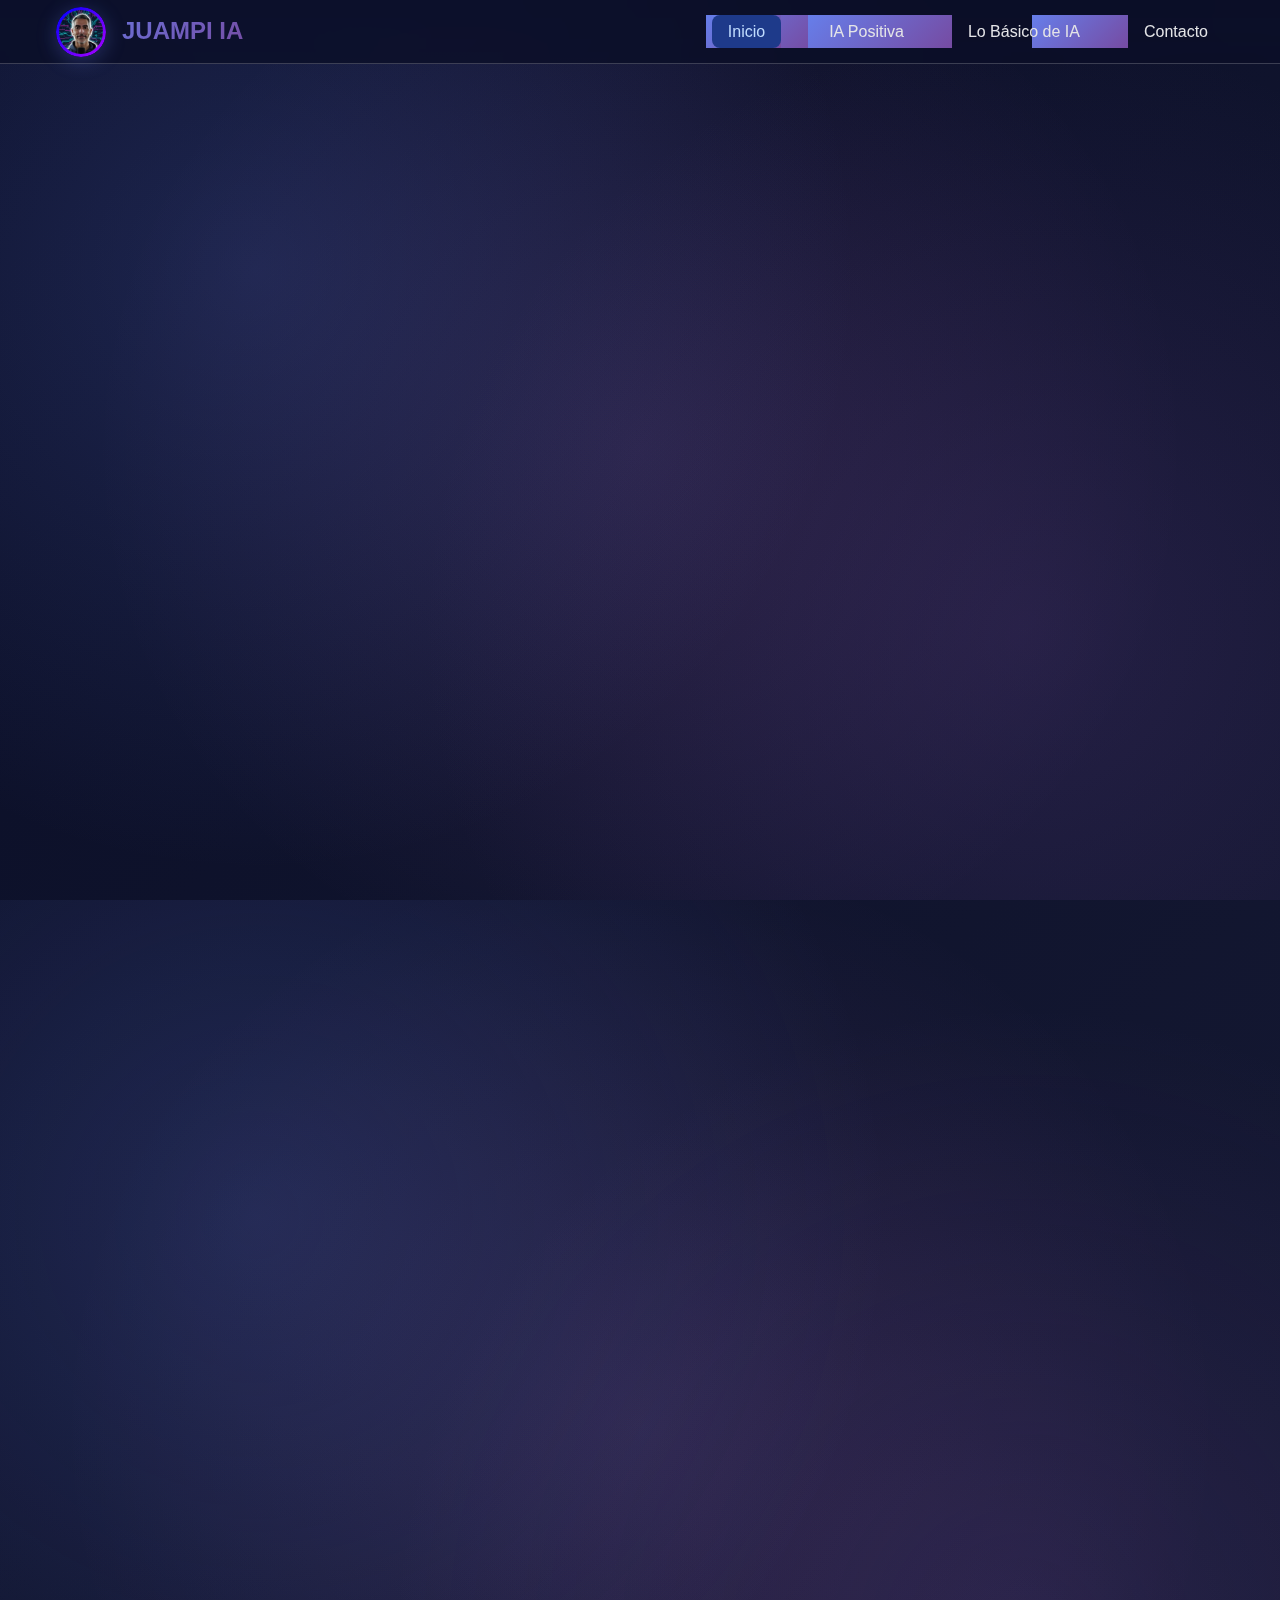
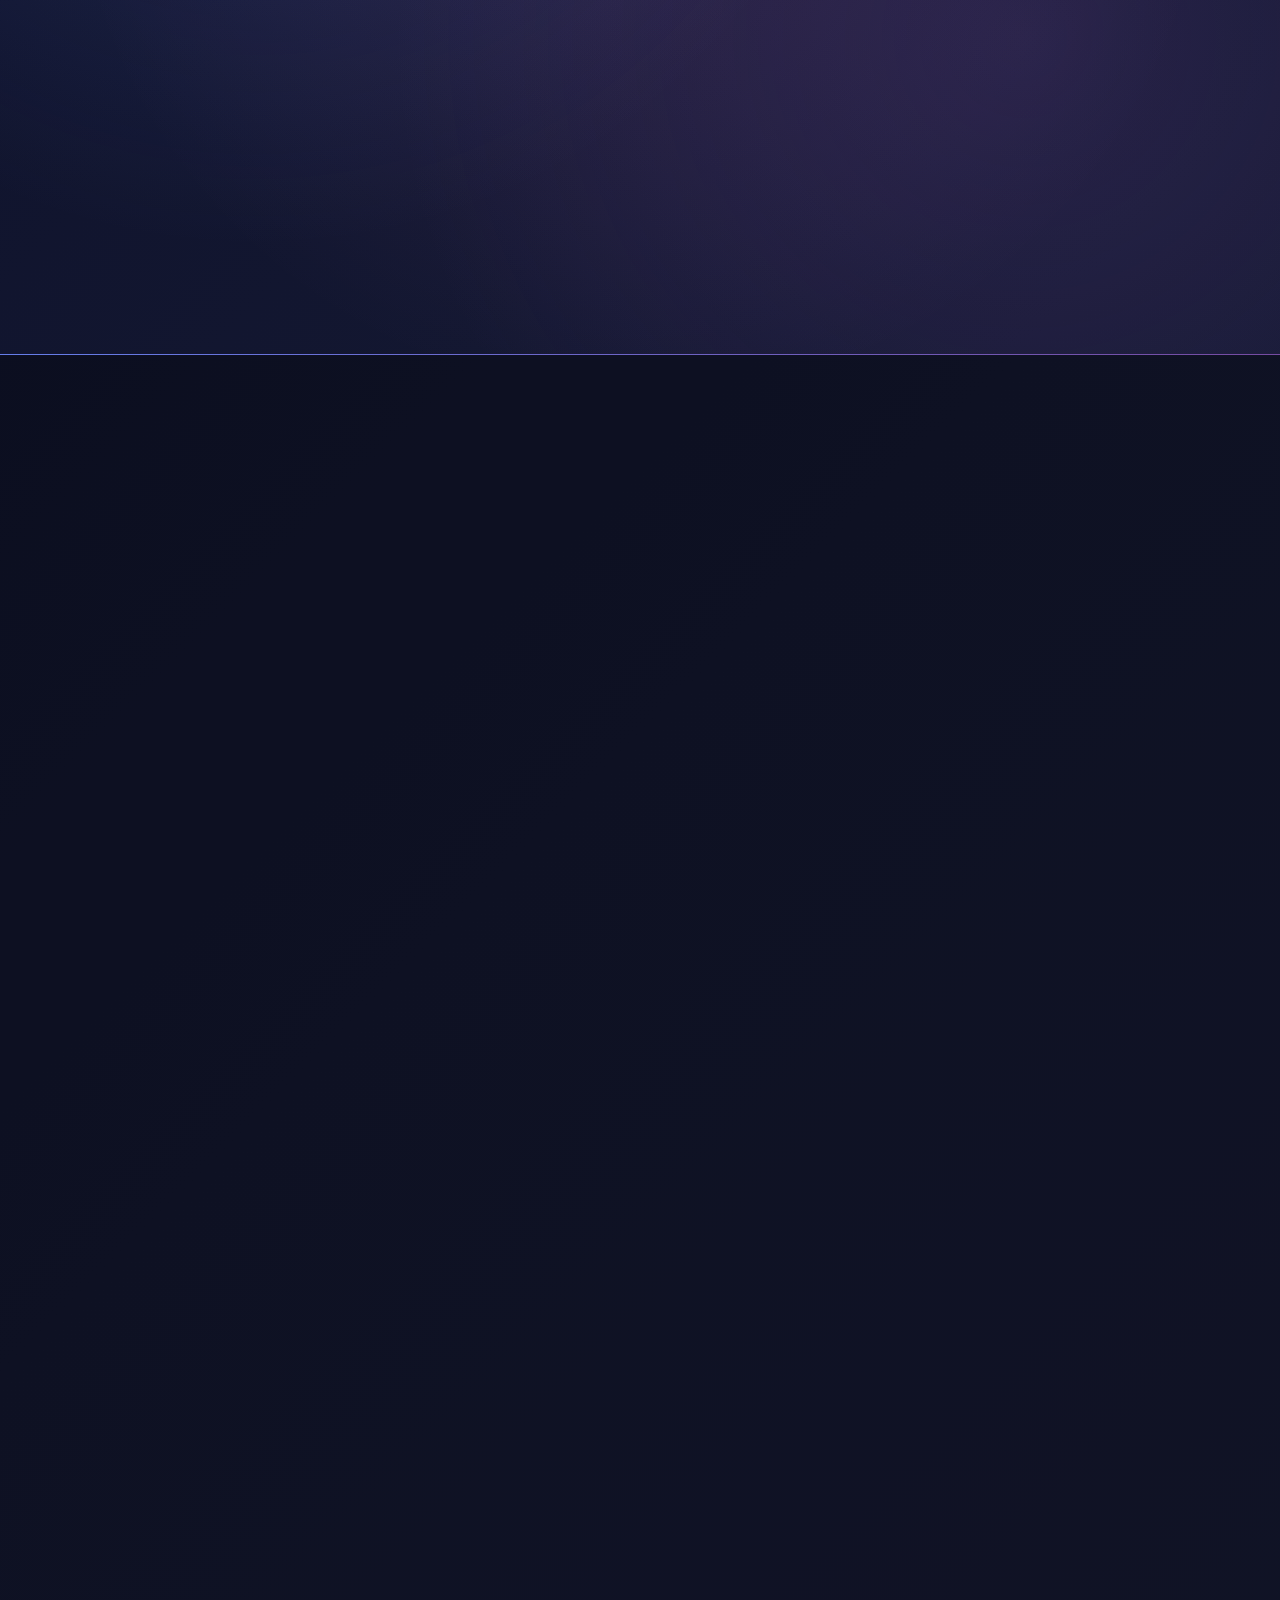
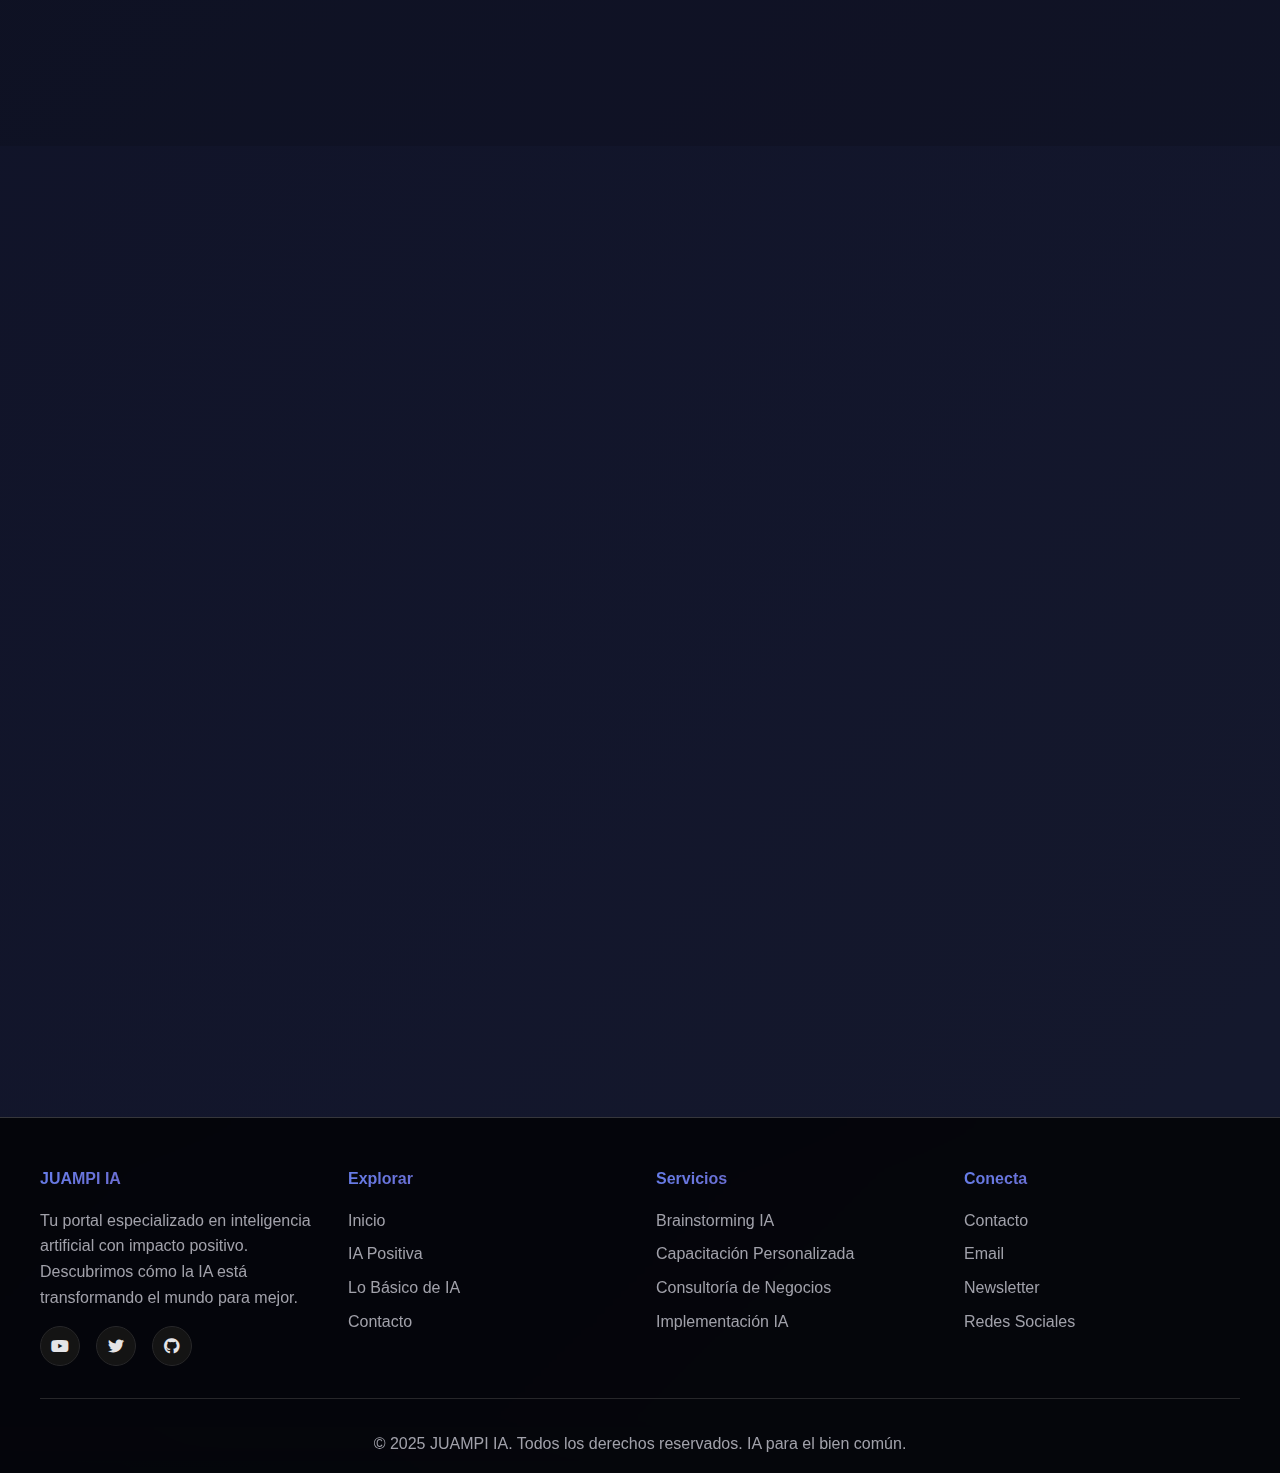
<file: index.html>
<!DOCTYPE html>
<html lang="es">
<head>
    <meta charset="UTF-8">
    <meta name="viewport" content="width=device-width, initial-scale=1.0">

    <!-- SEO & Security Optimized -->
    <title>JUAMPI IA | 🎉 Feliz Cumpleaños Andrés "Tutu" Garrido | Inteligencia Artificial Positiva</title>
    <meta name="description" content="🎉 Hoy celebramos el cumpleaños de Andrés 'Tutu' Garrido! Profesor de educación física, emprendedor de Serena Pilates y Hoy se Juega. Descubre su historia de pasión por el deporte en General Roca, Río Negro.">
    <meta name="keywords" content="Andrés Garrido, Tutu Garrido, General Roca, Río Negro, cumpleaños, Serena Pilates, Hoy se Juega, básquet, ciclismo, profesor educación física">
    <meta name="author" content="JUAMPI IA">

    <!-- Enhanced SEO Meta Tags -->
    <meta name="robots" content="index, follow, max-image-preview:large">
    <meta name="language" content="es">
    <meta name="theme-color" content="#667eea">
    <meta name="msapplication-TileColor" content="#667eea">
    <meta name="application-name" content="JUAMPI IA">
    <meta name="mobile-web-app-capable" content="yes">
    <meta name="apple-mobile-web-app-capable" content="yes">
    <meta name="apple-mobile-web-app-status-bar-style" content="black-translucent">

    <!-- Security Headers -->
    <meta http-equiv="X-Content-Type-Options" content="nosniff">
    <meta http-equiv="X-Frame-Options" content="DENY">
    <meta http-equiv="X-XSS-Protection" content="1; mode=block">

    <!-- Open Graph Optimizado -->
    <meta property="og:type" content="website">
    <meta property="og:title" content="JUAMPI IA | Inteligencia Artificial que Transforma Vidas">
    <meta property="og:description" content="Descubre el impacto positivo de la IA en nuestra sociedad. Noticias, educación y consultoría especializada.">
    <meta property="og:image" content="assets/images/hero-image-updated.png">
    <meta property="og:url" content="https://juampi-ia.com/">
    <meta property="og:site_name" content="JUAMPI IA">

    <!-- Twitter Card -->
    <meta property="twitter:card" content="summary_large_image">
    <meta property="twitter:title" content="JUAMPI IA | IA Positiva y Transformadora">
    <meta property="twitter:description" content="Descubre cómo la IA está mejorando vidas y transformando positivamente nuestra sociedad.">
    <meta property="twitter:image" content="assets/images/hero-image-updated.png">

    <!-- Structured Data -->
    <script type="application/ld+json">
    {
        "@context": "https://schema.org",
        "@type": "WebSite",
        "name": "JUAMPI IA",
        "description": "Portal especializado en inteligencia artificial con impacto positivo",
        "url": "https://juampi-ia.com",
        "image": "https://juampi-ia.com/assets/images/hero-image-updated.png",
        "potentialAction": {
            "@type": "ReadAction",
            "target": "https://juampi-ia.com/ia-positiva.html"
        }
    }
    </script>

    <link rel="icon" href="assets/images/logo_circle_gradient.svg" type="image/svg+xml">
    <link rel="manifest" href="manifest.json">
    <link rel="apple-touch-icon" href="assets/images/logo_circle_gradient.svg">

    <!-- Critical CSS - Inline for above-the-fold content -->
    <style>
        /* Design Tokens Modernos */
        :root {
            --primary-gradient: linear-gradient(135deg, #667eea 0%, #764ba2 100%);
            --secondary-gradient: linear-gradient(135deg, #f093fb 0%, #f5576c 100%);
            --dark-gradient: linear-gradient(135deg, #0a0e27 0%, #151933 50%, #1a1f3a 100%);
            --glass-bg: rgba(255, 255, 255, 0.1);
            --glass-border: rgba(255, 255, 255, 0.2);
            --text-primary: #ffffff;
            --text-secondary: rgba(255, 255, 255, 0.8);
            --text-muted: rgba(255, 255, 255, 0.6);
            --shadow-xl: 0 20px 40px rgba(0, 0, 0, 0.4);
            --shadow-glow: 0 0 30px rgba(102, 126, 234, 0.3);
            --header-height: 80px;
            --container-max-width: 1400px;
            --font-primary: 'Inter', -apple-system, BlinkMacSystemFont, sans-serif;
            --transition-smooth: all 0.3s cubic-bezier(0.4, 0, 0.2, 1);
        }

        /* Reset and Base Styles */
        *, *::before, *::after {
            box-sizing: border-box;
            margin: 0;
            padding: 0;
        }

        html {
            scroll-behavior: smooth;
        }

        body {
            font-family: var(--font-primary);
            background: var(--dark-gradient);
            color: var(--text-primary);
            line-height: 1.6;
            min-height: 100vh;
            overflow-x: hidden;
        }

        /* Navigation Glassmorphism */
        .navbar {
            position: fixed;
            top: 0;
            left: 0;
            right: 0;
            height: var(--header-height);
            background: rgba(10, 14, 39, 0.8);
            backdrop-filter: blur(20px);
            border-bottom: 1px solid var(--glass-border);
            z-index: 1000;
            transition: var(--transition-smooth);
        }

        .navbar.scrolled {
            background: rgba(10, 14, 39, 0.95);
            box-shadow: var(--shadow-xl);
        }

        .nav-container {
            max-width: var(--container-max-width);
            margin: 0 auto;
            padding: 0 2rem;
            height: 100%;
            display: flex;
            align-items: center;
            justify-content: space-between;
        }

        .nav-logo {
            display: flex;
            align-items: center;
            gap: 1rem;
            text-decoration: none;
            font-weight: 800;
            font-size: 1.5rem;
            background: var(--primary-gradient);
            -webkit-background-clip: text;
            -webkit-text-fill-color: transparent;
            background-clip: text;
            transition: var(--transition-smooth);
        }

        .nav-logo:hover {
            transform: scale(1.05);
        }

        .nav-logo img {
            width: 50px;
            height: 50px;
            border-radius: 50%;
            box-shadow: 0 4px 20px rgba(102, 126, 234, 0.3);
        }

        .nav-menu {
            display: flex;
            align-items: center;
            gap: 0.5rem;
            list-style: none;
        }

        .nav-link {
            padding: 0.75rem 1.5rem;
            border-radius: 2rem;
            text-decoration: none;
            color: var(--text-secondary);
            font-weight: 500;
            transition: var(--transition-smooth);
            position: relative;
            overflow: hidden;
        }

        .nav-link::before {
            content: '';
            position: absolute;
            top: 0;
            left: -100%;
            width: 100%;
            height: 100%;
            background: var(--primary-gradient);
            transition: left 0.3s ease;
            z-index: -1;
        }

        .nav-link:hover::before,
        .nav-link.active::before {
            left: 0;
        }

        .nav-link:hover,
        .nav-link.active {
            color: var(--text-primary);
            transform: translateY(-2px);
        }

        .mobile-menu-toggle {
            display: none;
            background: var(--glass-bg);
            border: 1px solid var(--glass-border);
            border-radius: 0.5rem;
            padding: 0.75rem;
            color: var(--text-primary);
            font-size: 1.25rem;
            cursor: pointer;
            transition: var(--transition-smooth);
        }

        .mobile-menu-toggle:hover {
            background: rgba(255, 255, 255, 0.2);
            transform: scale(1.05);
        }

        /* Hero Section Ultra Modern */
        .hero {
            min-height: 100vh;
            display: flex;
            align-items: center;
            justify-content: center;
            position: relative;
            overflow: hidden;
            padding: var(--header-height) 2rem 2rem;
        }

        .hero-particles {
            position: absolute;
            top: 0;
            left: 0;
            width: 100%;
            height: 100%;
            background-image:
                radial-gradient(circle at 20% 30%, rgba(102, 126, 234, 0.2) 0%, transparent 50%),
                radial-gradient(circle at 80% 70%, rgba(118, 75, 162, 0.2) 0%, transparent 50%),
                radial-gradient(circle at 50% 50%, rgba(240, 147, 251, 0.1) 0%, transparent 70%);
            animation: float-particles 20s ease-in-out infinite;
        }

        @keyframes float-particles {
            0%, 100% { transform: translate(0, 0) rotate(0deg); }
            25% { transform: translate(-30px, -50px) rotate(90deg); }
            50% { transform: translate(50px, -30px) rotate(180deg); }
            75% { transform: translate(-20px, 40px) rotate(270deg); }
        }

        .hero-content {
            max-width: 1200px;
            width: 100%;
            text-align: center;
            position: relative;
            z-index: 2;
        }

        .hero-banner {
            margin-bottom: 3rem;
            position: relative;
            border-radius: 2rem;
            overflow: hidden;
            box-shadow: var(--shadow-xl);
            background: var(--glass-bg);
            backdrop-filter: blur(20px);
            border: 1px solid var(--glass-border);
            padding: 0.5rem;
            transform: perspective(1000px) rotateY(0deg);
            transition: var(--transition-smooth);
        }

        .hero-banner:hover {
            transform: perspective(1000px) rotateY(5deg);
        }

        .hero-banner img {
            width: 100%;
            height: auto;
            border-radius: 1.5rem;
            display: block;
        }

        .hero-badge {
            display: inline-flex;
            align-items: center;
            gap: 0.5rem;
            background: var(--secondary-gradient);
            padding: 0.75rem 1.5rem;
            border-radius: 2rem;
            font-weight: 600;
            margin-bottom: 2rem;
            box-shadow: var(--shadow-glow);
            animation: pulse-badge 2s ease-in-out infinite;
        }

        @keyframes pulse-badge {
            0%, 100% { transform: scale(1); }
            50% { transform: scale(1.05); }
        }

        .hero-title {
            font-size: clamp(2.5rem, 8vw, 5rem);
            font-weight: 900;
            line-height: 1.1;
            margin-bottom: 1.5rem;
            background: var(--primary-gradient);
            -webkit-background-clip: text;
            -webkit-text-fill-color: transparent;
            background-clip: text;
            text-shadow: 0 4px 20px rgba(102, 126, 234, 0.3);
            animation: title-glow 3s ease-in-out infinite alternate;
        }

        .birthday-hero {
            min-height: auto;
            padding: 6rem 2rem 4rem;
        }

        .birthday-hero .hero-content {
            max-width: 1000px;
        }

        .birthday-hero .hero-banner {
            max-width: 460px;
            margin: 0 auto 2.5rem;
        }

        .birthday-badge {
            background: linear-gradient(135deg, #f59e0b 0%, #f97316 50%, #fb7185 100%);
            box-shadow: 0 0 25px rgba(249, 115, 22, 0.4);
        }

        .birthday-title {
            font-size: clamp(2.2rem, 6vw, 4.2rem);
        }

        .birthday-subtitle {
            max-width: 900px;
        }

        .birthday-highlights {
            display: grid;
            grid-template-columns: repeat(auto-fit, minmax(220px, 1fr));
            gap: 1rem;
            margin: 2.5rem auto 2rem;
            max-width: 960px;
        }

        .birthday-chip {
            display: flex;
            align-items: center;
            gap: 0.75rem;
            padding: 1rem 1.25rem;
            border-radius: 1.5rem;
            background: rgba(255, 255, 255, 0.08);
            border: 1px solid rgba(255, 255, 255, 0.15);
            color: var(--text-primary);
            font-weight: 500;
            box-shadow: 0 10px 20px rgba(0, 0, 0, 0.25);
            backdrop-filter: blur(12px);
        }

        .birthday-chip i {
            color: #facc15;
            font-size: 1.2rem;
        }

        .birthday-quote {
            margin: 0 auto 3rem;
            max-width: 860px;
            background: rgba(255, 255, 255, 0.06);
            border: 1px solid rgba(255, 255, 255, 0.18);
            border-radius: 1.75rem;
            padding: 2rem 2.5rem;
            color: var(--text-secondary);
            font-size: clamp(1.05rem, 2.3vw, 1.4rem);
            line-height: 1.8;
            position: relative;
            box-shadow: 0 25px 40px rgba(0, 0, 0, 0.35);
        }

        .birthday-quote::before {
            content: '“';
            position: absolute;
            top: -35px;
            left: -15px;
            font-size: 6rem;
            color: rgba(249, 115, 22, 0.3);
            font-weight: 700;
        }

        .birthday-quote strong {
            color: var(--text-primary);
        }

        .birthday-actions {
            margin-top: 2.5rem;
        }

        .birthday-actions .btn-hero.btn-primary {
            background: linear-gradient(135deg, #f97316 0%, #facc15 100%);
            color: #0f172a;
        }

        .birthday-actions .btn-hero.btn-secondary {
            border: 1px solid rgba(255, 255, 255, 0.5);
        }

        @keyframes title-glow {
            from { filter: brightness(1); }
            to { filter: brightness(1.2); }
        }

        .hero-subtitle {
            font-size: clamp(1.2rem, 3vw, 1.8rem);
            color: var(--text-secondary);
            margin-bottom: 3rem;
            max-width: 800px;
            margin-left: auto;
            margin-right: auto;
            line-height: 1.7;
        }

        .hero-buttons {
            display: flex;
            gap: 1.5rem;
            justify-content: center;
            flex-wrap: wrap;
        }

        .btn-hero {
            padding: 1.25rem 2.5rem;
            border-radius: 2rem;
            font-weight: 700;
            font-size: 1.1rem;
            text-decoration: none;
            display: inline-flex;
            align-items: center;
            gap: 0.75rem;
            transition: var(--transition-smooth);
            position: relative;
            overflow: hidden;
            z-index: 1;
        }

        .btn-hero::before {
            content: '';
            position: absolute;
            top: 50%;
            left: 50%;
            width: 0;
            height: 0;
            background: rgba(255, 255, 255, 0.2);
            border-radius: 50%;
            transform: translate(-50%, -50%);
            transition: width 0.6s ease, height 0.6s ease;
        }

        .btn-hero:hover::before {
            width: 300px;
            height: 300px;
        }

        .btn-primary {
            background: var(--primary-gradient);
            color: white;
            box-shadow: 0 10px 30px rgba(102, 126, 234, 0.4);
        }

        .btn-primary:hover {
            transform: translateY(-5px) scale(1.05);
            box-shadow: 0 20px 40px rgba(102, 126, 234, 0.6);
        }

        .btn-secondary {
            background: var(--glass-bg);
            color: white;
            border: 2px solid var(--glass-border);
            backdrop-filter: blur(20px);
        }

        .btn-secondary:hover {
            background: rgba(255, 255, 255, 0.2);
            transform: translateY(-5px) scale(1.05);
            box-shadow: var(--shadow-xl);
        }

        /* Features Section Ultra Modern */
        .features {
            padding: 5rem 2rem;
            background: rgba(0, 0, 0, 0.3);
            position: relative;
        }

        .features::before {
            content: '';
            position: absolute;
            top: 0;
            left: 0;
            right: 0;
            height: 1px;
            background: var(--primary-gradient);
        }

        .features-container {
            max-width: var(--container-max-width);
            margin: 0 auto;
        }

        .features-header {
            text-align: center;
            margin-bottom: 4rem;
        }

        .features-title {
            font-size: clamp(2rem, 5vw, 3.5rem);
            font-weight: 800;
            margin-bottom: 1.5rem;
            background: var(--primary-gradient);
            -webkit-background-clip: text;
            -webkit-text-fill-color: transparent;
            background-clip: text;
        }

        .features-subtitle {
            font-size: 1.25rem;
            color: var(--text-secondary);
            max-width: 600px;
            margin: 0 auto;
        }

        .features-grid {
            display: grid;
            grid-template-columns: repeat(auto-fit, minmax(350px, 1fr));
            gap: 2rem;
            margin-bottom: 4rem;
        }

        .feature-card {
            background: var(--glass-bg);
            backdrop-filter: blur(20px);
            border: 1px solid var(--glass-border);
            border-radius: 2rem;
            padding: 3rem 2rem;
            text-align: center;
            transition: var(--transition-smooth);
            position: relative;
            overflow: hidden;
        }

        .feature-card::before {
            content: '';
            position: absolute;
            top: 0;
            left: 0;
            right: 0;
            height: 3px;
            background: var(--primary-gradient);
            transform: scaleX(0);
            transition: transform 0.3s ease;
        }

        .feature-card:hover::before {
            transform: scaleX(1);
        }

        .feature-card:hover {
            transform: translateY(-10px) scale(1.02);
            box-shadow: var(--shadow-xl);
            background: rgba(255, 255, 255, 0.15);
        }

        .feature-icon {
            width: 80px;
            height: 80px;
            background: var(--primary-gradient);
            border-radius: 2rem;
            display: flex;
            align-items: center;
            justify-content: center;
            margin: 0 auto 2rem;
            font-size: 2rem;
            color: white;
            box-shadow: 0 10px 30px rgba(102, 126, 234, 0.3);
            transition: var(--transition-smooth);
        }

        .feature-card:hover .feature-icon {
            transform: rotateY(360deg);
            box-shadow: 0 15px 40px rgba(102, 126, 234, 0.5);
        }

        .feature-title {
            font-size: 1.5rem;
            font-weight: 700;
            margin-bottom: 1rem;
            color: var(--text-primary);
        }

        .feature-description {
            color: var(--text-secondary);
            line-height: 1.7;
            margin-bottom: 2rem;
        }

        .feature-link {
            display: inline-flex;
            align-items: center;
            gap: 0.5rem;
            color: var(--text-primary);
            text-decoration: none;
            font-weight: 600;
            transition: var(--transition-smooth);
        }

        .feature-link:hover {
            color: #667eea;
            transform: translateX(5px);
        }

        /* Articles Section */
        .articles-showcase {
            padding: 5rem 2rem;
            background: rgba(0, 0, 0, 0.2);
        }

        .articles-container {
            max-width: var(--container-max-width);
            margin: 0 auto;
        }

        .articles-header {
            text-align: center;
            margin-bottom: 4rem;
        }

        .articles-grid {
            display: grid;
            grid-template-columns: repeat(auto-fit, minmax(400px, 1fr));
            gap: 2rem;
        }

        .article-card {
            background: var(--glass-bg);
            backdrop-filter: blur(20px);
            border: 1px solid var(--glass-border);
            border-radius: 1.5rem;
            overflow: hidden;
            transition: var(--transition-smooth);
            position: relative;
        }

        .article-card:hover {
            transform: translateY(-8px);
            box-shadow: var(--shadow-xl);
        }

        .article-image {
            width: 100%;
            height: 250px;
            object-fit: cover;
            transition: var(--transition-smooth);
        }

        .article-card:hover .article-image {
            transform: scale(1.05);
        }

        .article-content {
            padding: 2rem;
        }

        .article-category {
            display: inline-block;
            padding: 0.5rem 1rem;
            background: var(--primary-gradient);
            border-radius: 2rem;
            font-size: 0.875rem;
            font-weight: 600;
            margin-bottom: 1rem;
        }

        .article-title {
            font-size: 1.25rem;
            font-weight: 700;
            margin-bottom: 1rem;
            color: var(--text-primary);
        }

        .article-description {
            color: var(--text-secondary);
            line-height: 1.6;
            margin-bottom: 1.5rem;
        }

        .article-meta {
            display: flex;
            justify-content: space-between;
            align-items: center;
            padding-top: 1rem;
            border-top: 1px solid var(--glass-border);
        }

        .article-date {
            color: var(--text-muted);
            font-size: 0.875rem;
        }

        .article-link {
            color: #667eea;
            text-decoration: none;
            font-weight: 600;
            transition: var(--transition-smooth);
        }

        .article-link:hover {
            color: #764ba2;
        }

        /* Footer Modern */
        .footer {
            background: rgba(0, 0, 0, 0.8);
            backdrop-filter: blur(20px);
            border-top: 1px solid var(--glass-border);
            padding: 3rem 2rem 1rem;
        }

        .footer-container {
            max-width: var(--container-max-width);
            margin: 0 auto;
        }

        .footer-content {
            display: grid;
            grid-template-columns: repeat(auto-fit, minmax(250px, 1fr));
            gap: 2rem;
            margin-bottom: 2rem;
        }

        .footer-section h3 {
            font-size: 1.25rem;
            font-weight: 700;
            margin-bottom: 1rem;
            background: var(--primary-gradient);
            -webkit-background-clip: text;
            -webkit-text-fill-color: transparent;
            background-clip: text;
        }

        .footer-section p,
        .footer-section ul {
            color: var(--text-secondary);
        }

        .footer-section ul {
            list-style: none;
        }

        .footer-section li {
            margin-bottom: 0.5rem;
        }

        .footer-section a {
            color: var(--text-secondary);
            text-decoration: none;
            transition: var(--transition-smooth);
        }

        .footer-section a:hover {
            color: #667eea;
        }

        .social-links {
            display: flex;
            gap: 1rem;
            margin-top: 1rem;
        }

        .social-link {
            width: 40px;
            height: 40px;
            background: var(--glass-bg);
            backdrop-filter: blur(20px);
            border: 1px solid var(--glass-border);
            border-radius: 50%;
            display: flex;
            align-items: center;
            justify-content: center;
            color: var(--text-primary);
            text-decoration: none;
            transition: var(--transition-smooth);
        }

        .social-link:hover {
            background: rgba(102, 126, 234, 0.2);
            transform: scale(1.1);
        }

        .footer-bottom {
            text-align: center;
            padding-top: 2rem;
            border-top: 1px solid var(--glass-border);
            color: var(--text-muted);
        }

        /* Responsive Design */
        @media (max-width: 768px) {
            :root {
                --header-height: 70px;
            }

            .nav-menu {
                position: fixed;
                top: var(--header-height);
                left: 0;
                right: 0;
                background: rgba(10, 14, 39, 0.98);
                backdrop-filter: blur(20px);
                flex-direction: column;
                padding: 2rem;
                gap: 1rem;
                transform: translateX(-100%);
                transition: transform 0.3s ease;
                box-shadow: var(--shadow-xl);
            }

            .nav-menu.active {
                transform: translateX(0);
            }

            .mobile-menu-toggle {
                display: block;
            }

            .hero-content {
                padding: 1rem;
            }

            .features-grid,
            .articles-grid {
                grid-template-columns: 1fr;
                gap: 1.5rem;
            }

            .feature-card {
                padding: 2rem 1.5rem;
            }

            .hero-buttons {
                flex-direction: column;
                align-items: center;
            }

            .btn-hero {
                width: 100%;
                max-width: 300px;
                justify-content: center;
            }
        }

        /* Animations */
        .fade-in {
            opacity: 0;
            transform: translateY(30px);
            animation: fadeInUp 0.8s ease-out forwards;
        }

        @keyframes fadeInUp {
            to {
                opacity: 1;
                transform: translateY(0);
            }
        }

        .fade-in-delay-1 { animation-delay: 0.1s; }
        .fade-in-delay-2 { animation-delay: 0.2s; }
        .fade-in-delay-3 { animation-delay: 0.3s; }
        .fade-in-delay-4 { animation-delay: 0.4s; }
    </style>

    <!-- Non-critical CSS -->
    <link rel="stylesheet" href="bolt-lovable-styles.min.css">

    <!-- Font Awesome -->
    <link rel="stylesheet" href="https://cdnjs.cloudflare.com/ajax/libs/font-awesome/6.4.0/css/all.min.css">
</head>
<body>
    <!-- Navigation Modern -->
    <nav class="navbar" id="navbar">
        <div class="nav-container">
            <a href="index.html" class="nav-logo">
                <img src="assets/images/logo_circle_gradient.svg" alt="JUAMPI IA Logo">
                <span>JUAMPI IA</span>
            </a>

            <ul class="nav-menu" id="navMenu">
                <li><a href="index.html" class="nav-link active">Inicio</a></li>
                <li><a href="ia-positiva.html" class="nav-link">IA Positiva</a></li>
                <li><a href="lo-basico-ia.html" class="nav-link">Lo Básico de IA</a></li>
                <li><a href="contacto.html" class="nav-link">Contacto</a></li>
            </ul>

            <button class="mobile-menu-toggle" id="mobileMenuToggle" aria-label="Toggle navigation menu">
                <i class="fas fa-bars"></i>
            </button>
        </div>
    </nav>

    <!-- Hero Section Ultra Modern -->
    <section class="hero">
        <div class="hero-particles"></div>

        <div class="hero-content fade-in">
            <!-- Hero Banner con tu imagen -->
            <div class="hero-banner">
                <img src="assets/images/hero-image-updated.png" alt="JUAMPI IA - Inteligencia Artificial Positiva">
            </div>

            <div class="hero-badge">
                <i class="fas fa-sparkles"></i>
                <span>IA que Transforma Vidas</span>
            </div>

            <h1 class="hero-title">
                Bienvenido al Futuro Positivo de la IA
            </h1>

            <p class="hero-subtitle">
                Descubre cómo la inteligencia artificial está mejorando nuestro mundo,
                una historia positiva a la vez. Noticias, educación y consultoría especializada.
            </p>

            <div class="hero-buttons">
                <a href="ia-positiva.html" class="btn-hero btn-primary">
                    <i class="fas fa-heart"></i>
                    Explorar IA Positiva
                </a>
                <a href="contacto.html" class="btn-hero btn-secondary">
                    <i class="fas fa-lightbulb"></i>
                    Consultoría IA
                </a>
            </div>
        </div>
    </section>

    <!-- Birthday Celebration -->
    <section class="hero birthday-hero">
        <div class="hero-particles"></div>
        <div class="hero-content fade-in">
            <div class="hero-banner">
                <img src="assets/images/andres-garrido-birthday.png" alt="Andrés &quot;Tutu&quot; Garrido celebrando su cumpleaños" loading="lazy">
            </div>

            <div class="hero-badge birthday-badge">
                <i class="fas fa-birthday-cake"></i>
                <span>¡Feliz Cumple, Tutu!</span>
            </div>

            <h2 class="hero-title birthday-title">
                Celebramos a Andrés "Tutu" Garrido
            </h2>

            <p class="hero-subtitle birthday-subtitle">
                Hoy brindamos por Andrés, compañero de vida de Sole y papá orgulloso de Juan, Margarita y Lucía.
                Desde General Roca inspira a toda la comunidad con su pasión por el básquet, el ciclismo y cada
                clase de Serena Pilates, donde transforma bienestar en sonrisas.
            </p>

            <div class="birthday-highlights">
                <div class="birthday-chip">
                    <i class="fas fa-map-marker-alt"></i>
                    General Roca, Río Negro
                </div>
                <div class="birthday-chip">
                    <i class="fas fa-child"></i>
                    Papá de Juan 👼, Margarita y Lucía
                </div>
                <div class="birthday-chip">
                    <i class="fas fa-basketball-ball"></i>
                    Fan del básquet y del ciclismo
                </div>
                <div class="birthday-chip">
                    <i class="fas fa-dumbbell"></i>
                    Profe &amp; fundador de Serena Pilates
                </div>
            </div>

            <div class="birthday-quote">
                Andrés nos recuerda que celebrar también es moverse,
                cuidar el cuerpo y acompañar a quienes amamos. Cada sesión de Serena Pilates es
                una invitación a vivir con gratitud, disciplina y alegría.
            </div>

            <div class="hero-buttons birthday-actions">
                <a href="https://www.facebook.com/andres.garrido.475486" target="_blank" rel="noopener noreferrer" class="btn-hero btn-primary">
                    <i class="fas fa-birthday-cake"></i>
                    ¡Mandale saludos por Facebook! 🎂
                </a>
                <a href="ia-positiva.html" class="btn-hero btn-secondary">
                    <i class="fas fa-heart"></i>
                    Leer historias IA Positiva
                </a>
            </div>
        </div>
    </section>

    <!-- Features Section -->
    <section class="features">
        <div class="features-container">
            <div class="features-header fade-in">
                <h2 class="features-title">
                    Descubre el Poder Positivo de la IA
                </h2>
                <p class="features-subtitle">
                    Explora nuestras secciones especializadas y descubre cómo la inteligencia artificial
                    puede transformar positivamente tu vida y tu negocio.
                </p>
            </div>

            <div class="features-grid">
                <!-- IA Positiva -->
                <div class="feature-card fade-in fade-in-delay-1">
                    <div class="feature-icon">
                        <i class="fas fa-heart"></i>
                    </div>
                    <h3 class="feature-title">💜 IA Positiva</h3>
                    <p class="feature-description">
                        Noticias e historias sobre cómo la inteligencia artificial está mejorando vidas,
                        resolviendo problemas y creando un futuro mejor para todos.
                    </p>
                    <a href="ia-positiva.html" class="feature-link">
                        Descubrir historias <i class="fas fa-arrow-right"></i>
                    </a>
                </div>

                <!-- IA Positiva -->
                <div class="feature-card fade-in fade-in-delay-2">
                    <div class="feature-icon">
                        <i class="fas fa-book-open"></i>
                    </div>
                    <h3 class="feature-title">📖 IA Positiva</h3>
                    <p class="feature-description">
                        Análisis profundos con casos de uso prácticos, guías de aplicación y
                        buenas prácticas para aplicar IA en tu vida diaria.
                    </p>
                    <a href="ia-positiva.html" class="feature-link">
                        Explorar IA Positiva <i class="fas fa-arrow-right"></i>
                    </a>
                </div>

                <!-- Lo Básico de IA -->
                <div class="feature-card fade-in fade-in-delay-3">
                    <div class="feature-icon">
                        <i class="fas fa-graduation-cap"></i>
                    </div>
                    <h3 class="feature-title">📚 Lo Básico de IA</h3>
                    <p class="feature-description">
                        Conceptos fundamentales explicados de forma sencilla y práctica.
                        Aprende todo lo que necesitas saber sobre inteligencia artificial.
                    </p>
                    <a href="lo-basico-ia.html" class="feature-link">
                        Comenzar a aprender <i class="fas fa-arrow-right"></i>
                    </a>
                </div>

                <!-- Consultoría IA -->
                <div class="feature-card fade-in fade-in-delay-4">
                    <div class="feature-icon">
                        <i class="fas fa-lightbulb"></i>
                    </div>
                    <h3 class="feature-title">🚀 Consultoría IA</h3>
                    <p class="feature-description">
                        Sesiones de brainstorming y capacitación personalizada para implementar
                        inteligencia artificial en tu negocio o proyectos.
                    </p>
                    <a href="contacto.html" class="feature-link">
                        Agendar sesión <i class="fas fa-arrow-right"></i>
                    </a>
                </div>
            </div>
        </div>
    </section>

    <!-- IA Positiva Showcase -->
    <section class="articles-showcase">
        <div class="articles-container">
            <div class="articles-header fade-in">
                <h2 class="features-title">
                    Historias de IA Positiva
                </h2>
                <p class="features-subtitle">
                    Explora las noticias y proyectos más recientes con impacto positivo de la IA
                </p>
            </div>

            <div class="articles-grid" id="articlesGrid">
                <!-- Se cargarán dinámicamente -->
            </div>
        </div>
    </section>

    <!-- Footer Modern -->
    <footer class="footer">
        <div class="footer-container">
            <div class="footer-content">
                <div class="footer-section">
                    <h3>JUAMPI IA</h3>
                    <p>
                        Tu portal especializado en inteligencia artificial con impacto positivo.
                        Descubrimos cómo la IA está transformando el mundo para mejor.
                    </p>
                    <div class="social-links">
                        <a href="https://youtube.com/@juampi-ia" class="social-link" target="_blank" rel="noopener noreferrer">
                            <i class="fab fa-youtube"></i>
                        </a>
                        <a href="https://twitter.com/juampi_ia" class="social-link" target="_blank" rel="noopener noreferrer">
                            <i class="fab fa-twitter"></i>
                        </a>
                        <a href="https://github.com/juampi-ia" class="social-link" target="_blank" rel="noopener noreferrer">
                            <i class="fab fa-github"></i>
                        </a>
                    </div>
                </div>

                <div class="footer-section">
                    <h3>Explorar</h3>
                    <ul>
                        <li><a href="index.html">Inicio</a></li>
                        <li><a href="ia-positiva.html">IA Positiva</a></li>
                        <li><a href="lo-basico-ia.html">Lo Básico de IA</a></li>
                        <li><a href="contacto.html">Contacto</a></li>
                    </ul>
                </div>

                <div class="footer-section">
                    <h3>Servicios</h3>
                    <ul>
                        <li><a href="contacto.html">Brainstorming IA</a></li>
                        <li><a href="contacto.html">Capacitación Personalizada</a></li>
                        <li><a href="contacto.html">Consultoría de Negocios</a></li>
                        <li><a href="contacto.html">Implementación IA</a></li>
                    </ul>
                </div>

                <div class="footer-section">
                    <h3>Conecta</h3>
                    <ul>
                        <li><a href="contacto.html">Contacto</a></li>
                        <li><a href="mailto:contacto@juampi-ia.com">Email</a></li>
                        <li><a href="#newsletter">Newsletter</a></li>
                        <li><a href="#social">Redes Sociales</a></li>
                    </ul>
                </div>
            </div>

            <div class="footer-bottom">
                <p>&copy; 2025 JUAMPI IA. Todos los derechos reservados. IA para el bien común.</p>
            </div>
        </div>
    </footer>

    <!-- Mobile Menu Unificado -->
    <script src="assets/js/mobile-menu-unificado.js"></script>

    <script>
        // Navigation scroll effect
        window.addEventListener('scroll', () => {
            const navbar = document.getElementById('navbar');
            if (window.scrollY > 50) {
                navbar.classList.add('scrolled');
            } else {
                navbar.classList.remove('scrolled');
            }
        });

        // Cargar artículos combinados: IA Positiva + Destacados
        async function cargarArticulosCombinados() {
            try {
                const articlesGrid = document.getElementById('articlesGrid');
                let allArticles = [];

                // Cargar artículos destacados del main.js
                if (window.SITE_DATA && window.SITE_DATA.featuredArticles) {
                    const featuredArticles = window.SITE_DATA.featuredArticles.filter(article => !article.birthday);
                    allArticles = allArticles.concat(featuredArticles);
                }

                // Cargar artículos IA Positiva del main.js
                if (window.SITE_DATA && window.SITE_DATA.iaPositiva && window.SITE_DATA.iaPositiva.articles) {
                    const iaPositiveArticles = window.SITE_DATA.iaPositiva.articles.slice(0, 3).map(article => ({
                        title: article.title,
                        excerpt: article.content.substring(0, 150) + '...',
                        category: article.category,
                        image: article.image,
                        date: article.date,
                        link: 'ia-positiva.html',
                        impact: article.impact
                    }));
                    allArticles = allArticles.concat(iaPositiveArticles);
                }

                // Si no hay datos locales, intentar cargar del JSON
                if (allArticles.length === 0) {
                    try {
                        const response = await fetch('assets/articulos-valor-positivo.json');
                        const data = await response.json();
                        const jsonArticles = data.articulos.slice(0, 3).map(articulo => {
                            const categoria = data.categorias[articulo.categoria];
                            return {
                                title: articulo.titulo,
                                excerpt: articulo.descripcion,
                                category: categoria.nombre,
                                image: articulo.imagen,
                                date: articulo.fecha,
                                link: `articulos/${articulo.id}.html`
                            };
                        });
                        allArticles = allArticles.concat(jsonArticles);
                    } catch (jsonError) {
                        console.log('No se pudo cargar JSON, usando artículos de respaldo');
                    }
                }

                // Renderizar artículos combinados
                if (allArticles.length > 0) {
                    articlesGrid.innerHTML = allArticles.map(article => `
                        <article class="article-card fade-in">
                            <img src="${article.image}" alt="${article.title}" class="article-image"
                                 onerror="this.src='assets/images/placeholder-article.jpg'" loading="lazy">
                            <div class="article-content">
                                <span class="article-category">
                                    <i class="fas fa-tag"></i> ${article.category}
                                    ${article.impact ? `<span class="article-impact">${article.impact}</span>` : ''}
                                </span>
                                <h3 class="article-title">${article.title}</h3>
                                <p class="article-description">${article.excerpt}</p>
                                <div class="article-meta">
                                    <span class="article-date">
                                        <i class="fas fa-calendar"></i>
                                        ${new Date(article.date).toLocaleDateString('es-ES', {
                                            year: 'numeric',
                                            month: 'long',
                                            day: 'numeric'
                                        })}
                                    </span>
                                    <a href="${article.link}" class="article-link">
                                        Leer más <i class="fas fa-arrow-right"></i>
                                    </a>
                                </div>
                            </div>
                        </article>
                    `).join('');
                } else {
                    // Artículos de respaldo si no hay datos
                    articlesGrid.innerHTML = `
                        <div class="no-articles">
                            <i class="fas fa-robot"></i>
                            <h3>Próximamente más historias IA Positiva</h3>
                            <p>Estamos preparando nuevos artículos sobre el impacto positivo de la IA.</p>
                        </div>
                    `;
                }
            } catch (error) {
                console.error('Error al cargar artículos combinados:', error);
                const articlesGrid = document.getElementById('articlesGrid');
                articlesGrid.innerHTML = `
                    <div class="error-articles">
                        <i class="fas fa-exclamation-triangle"></i>
                        <p>No pudimos cargar los artículos en este momento.</p>
                    </div>
                `;
            }
        }

        // Intersection Observer para animaciones
        const observerOptions = {
            threshold: 0.1,
            rootMargin: '0px 0px -50px 0px'
        };

        const observer = new IntersectionObserver((entries) => {
            entries.forEach(entry => {
                if (entry.isIntersecting) {
                    entry.target.style.animationPlayState = 'running';
                    observer.unobserve(entry.target);
                }
            });
        }, observerOptions);

        // Observar elementos animados
        document.addEventListener('DOMContentLoaded', () => {
            const animatedElements = document.querySelectorAll('.fade-in');
            animatedElements.forEach(el => {
                el.style.animationPlayState = 'paused';
                observer.observe(el);
            });

            // Cargar artículos combinados: IA Positiva + Destacados
            cargarArticulosCombinados();
        });

        // Smooth scroll para anclas
        document.querySelectorAll('a[href^="#"]').forEach(anchor => {
            anchor.addEventListener('click', function (e) {
                e.preventDefault();
                const target = document.querySelector(this.getAttribute('href'));
                if (target) {
                    target.scrollIntoView({
                        behavior: 'smooth',
                        block: 'start'
                    });
                }
            });
        });
    </script>
</body>
</html>
</file>
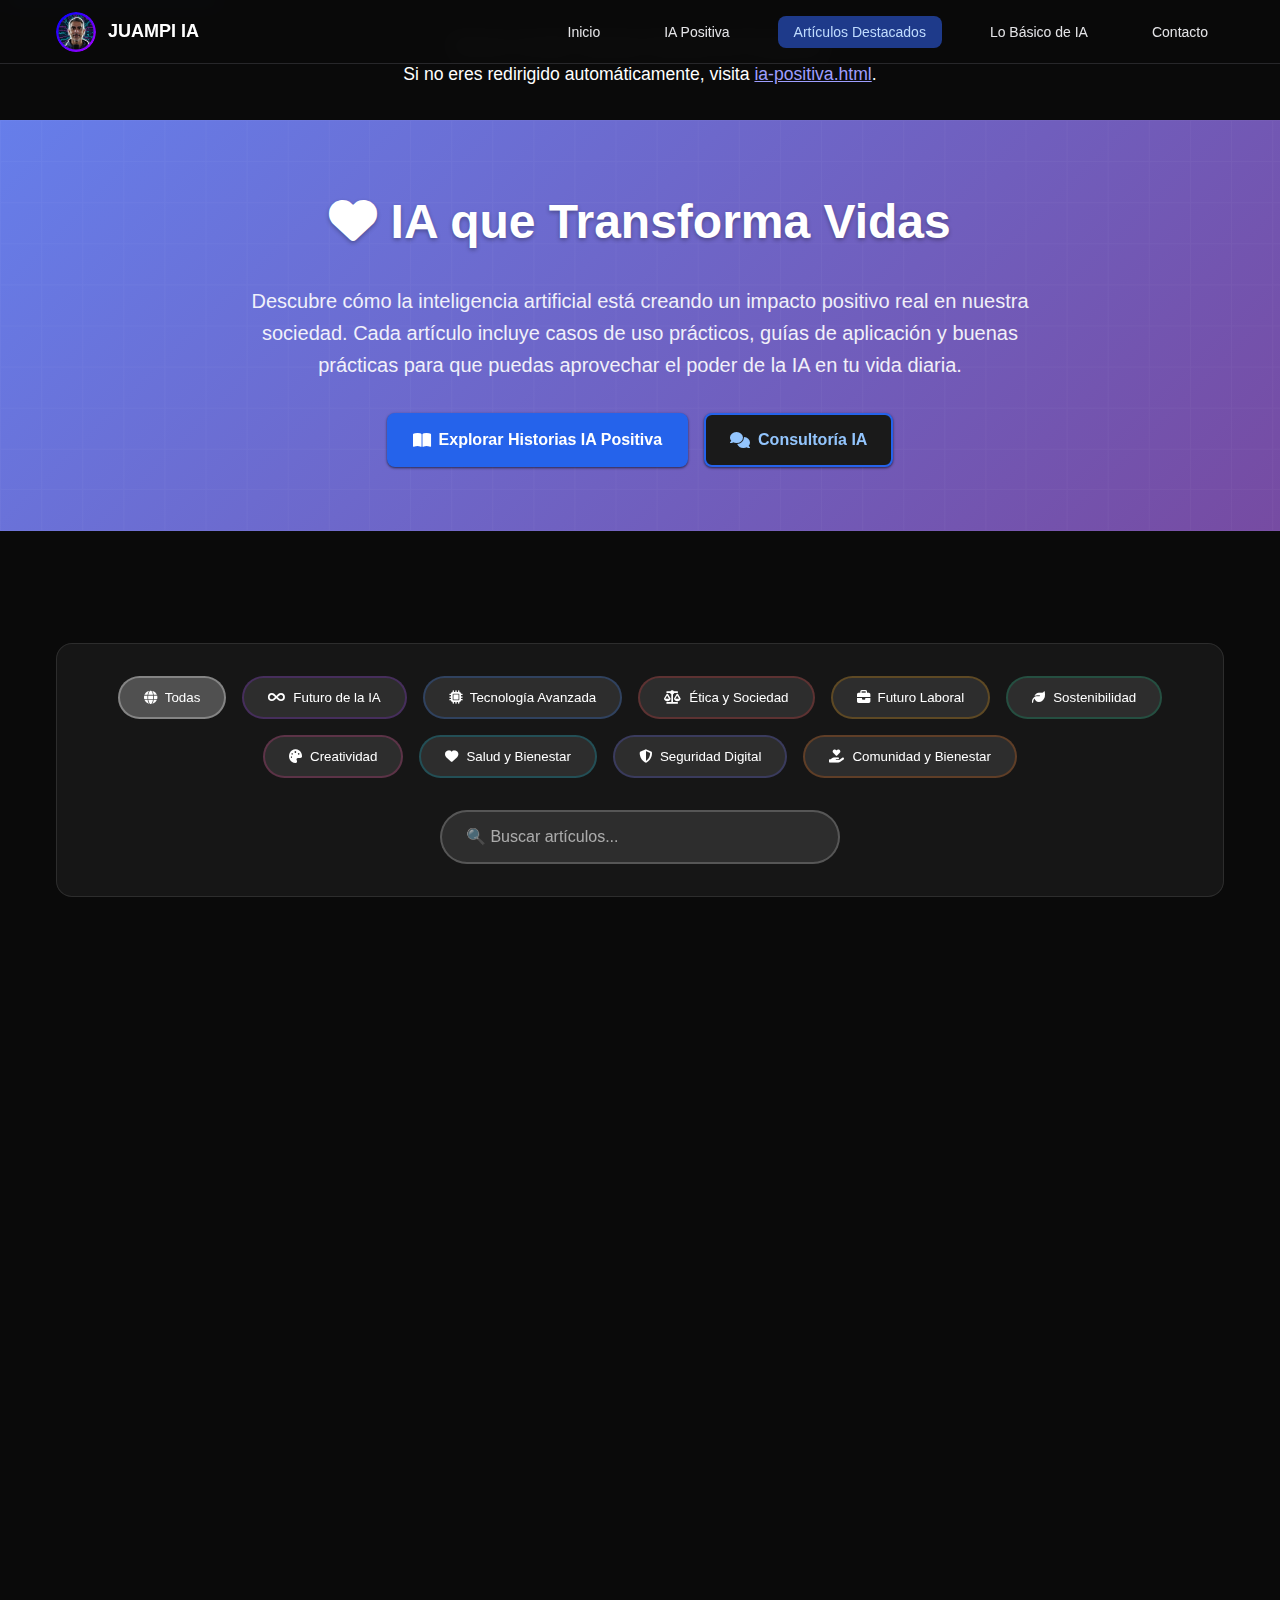
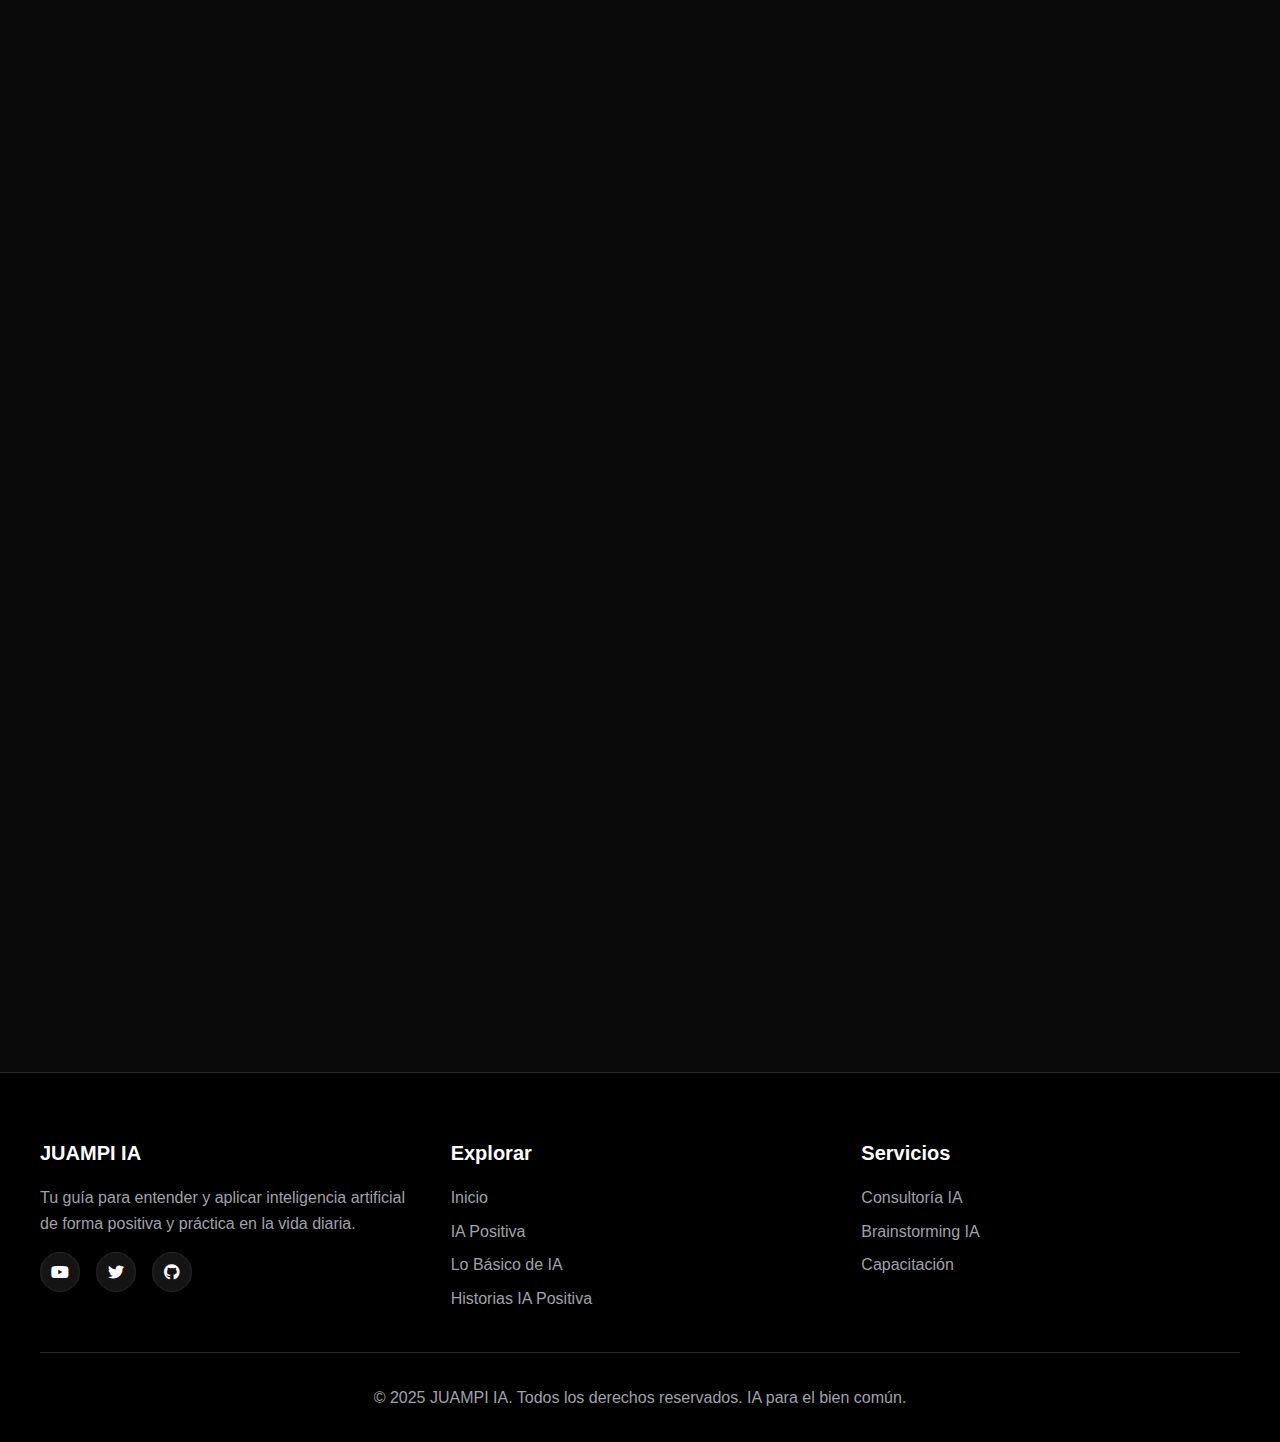
<file: articulos-valor-positivo.html>
<!DOCTYPE html>
<html lang="es">
<head>
    <meta charset="UTF-8">
    <meta name="viewport" content="width=device-width, initial-scale=1.0">
    <!-- Eliminada redirección automática - ahora fusionamos contenido con IA Positiva -->

    <!-- SEO Optimizado -->
    <title>Historias IA Positiva | IA que Transforma Vidas - JUAMPI IA</title>
    <meta name="description" content="Descubre cómo la inteligencia artificial está transformando positivamente nuestra sociedad. Artículos con casos de uso prácticos y guías para aplicar IA en tu vida diaria.">
    <meta name="keywords"="IA positiva, artículos IA, casos de uso IA, aplicaciones prácticas IA, transformación digital">
    <meta name="author" content="JUAMPI IA">

    <!-- Meta tags SEO -->
    <meta name="robots" content="index, follow">
    <meta name="language" content="es">
    <meta name="theme-color" content="#3b82f6">

    <!-- Open Graph -->
    <meta property="og:type" content="article">
    <meta property="og:title" content="Historias IA Positiva | IA que Transforma Vidas - JUAMPI IA">
    <meta property="og:description" content="Descubre el impacto positivo de la IA con casos de uso prácticos y guías para aplicar tecnología en tu vida diaria.">
    <meta property="og:image" content="assets/images/articulos-valor-positivo.png">
    <meta property="og:url" content="https://juampi-ia.com/articulos-valor-positivo.html">

    <!-- Twitter Card -->
    <meta property="twitter:card" content="summary_large_image">
    <meta property="twitter:title" content="Artículos IA Positiva | Transformación Digital - JUAMPI IA">
    <meta property="twitter:description" content="Casos de uso prácticos y guía para aplicar IA positivamente en tu vida.">

    <link rel="icon" href="assets/images/logo_circle_gradient.svg" type="image/svg+xml">
    <link rel="manifest" href="manifest.json">

    <!-- Bolt-Lovable Hybrid CSS - Ultra Performance + Design System -->
    <link rel="stylesheet" href="bolt-lovable-styles.css">

    <!-- Font Awesome -->
    <link rel="stylesheet" href="https://cdnjs.cloudflare.com/ajax/libs/font-awesome/6.4.0/css/all.min.css">

    <style>
        /* Estilos adicionales para tarjetas de valor positivo */
        .valor-positivo-hero {
            background: linear-gradient(135deg, #667eea 0%, #764ba2 100%);
            color: white;
            padding: 4rem 1rem;
            text-align: center;
            position: relative;
            overflow: hidden;
        }

        .valor-positivo-hero::before {
            content: '';
            position: absolute;
            top: 0;
            left: 0;
            right: 0;
            bottom: 0;
            background: url('data:image/svg+xml,<svg xmlns="http://www.w3.org/2000/svg" viewBox="0 0 100 100"><defs><pattern id="grid" width="10" height="10" patternUnits="userSpaceOnUse"><path d="M 10 0 L 0 0 0 10" fill="none" stroke="rgba(255,255,255,0.1)" stroke-width="0.5"/></pattern></defs><rect width="100" height="100" fill="url(%23grid)"/></svg>');
            opacity: 0.3;
        }

        .hero-content-valor {
            position: relative;
            z-index: 1;
            max-width: 800px;
            margin: 0 auto;
        }

        .hero-title-valor {
            font-size: 3rem;
            font-weight: 800;
            margin-bottom: 1.5rem;
            text-shadow: 0 2px 4px rgba(0,0,0,0.3);
        }

        .hero-subtitle-valor {
            font-size: 1.25rem;
            opacity: 0.9;
            margin-bottom: 2rem;
            line-height: 1.6;
        }

        .filter-section {
            background: rgba(255,255,255,0.05);
            backdrop-filter: blur(10px);
            padding: 2rem;
            margin: 2rem 0;
            border-radius: 1rem;
            border: 1px solid rgba(255,255,255,0.1);
        }

        .category-filters {
            display: flex;
            flex-wrap: wrap;
            gap: 1rem;
            justify-content: center;
            margin-bottom: 2rem;
        }

        .category-btn {
            padding: 0.75rem 1.5rem;
            border: 2px solid transparent;
            border-radius: 2rem;
            background: rgba(255,255,255,0.1);
            color: white;
            text-decoration: none;
            font-weight: 500;
            transition: all 0.3s ease;
            cursor: pointer;
            display: flex;
            align-items: center;
            gap: 0.5rem;
        }

        .category-btn:hover {
            background: rgba(255,255,255,0.2);
            transform: translateY(-2px);
        }

        .category-btn.active {
            background: rgba(255,255,255,0.25);
            border-color: rgba(255,255,255,0.3);
        }

        .search-box {
            max-width: 400px;
            margin: 0 auto;
        }

        .search-input {
            width: 100%;
            padding: 1rem 1.5rem;
            border: 2px solid rgba(255,255,255,0.2);
            border-radius: 2rem;
            background: rgba(255,255,255,0.1);
            color: white;
            font-size: 1rem;
            transition: all 0.3s ease;
        }

        .search-input::placeholder {
            color: rgba(255,255,255,0.6);
        }

        .search-input:focus {
            outline: none;
            border-color: rgba(255,255,255,0.4);
            background: rgba(255,255,255,0.15);
        }

        .articles-grid {
            display: grid;
            grid-template-columns: repeat(auto-fit, minmax(400px, 1fr));
            gap: 2rem;
            margin: 3rem 0;
        }

        .valor-positivo-card {
            background: rgba(255,255,255,0.05);
            backdrop-filter: blur(10px);
            border: 1px solid rgba(255,255,255,0.1);
            border-radius: 1rem;
            overflow: hidden;
            transition: all 0.3s ease;
            cursor: pointer;
        }

        .valor-positivo-card:hover {
            transform: translateY(-5px);
            box-shadow: 0 20px 40px rgba(0,0,0,0.3);
            border-color: rgba(255,255,255,0.2);
        }

        .article-image-container {
            position: relative;
            height: 200px;
            overflow: hidden;
        }

        .article-image {
            width: 100%;
            height: 100%;
            object-fit: cover;
            transition: transform 0.3s ease;
        }

        .valor-positivo-card:hover .article-image {
            transform: scale(1.05);
        }

        .article-category-badge {
            position: absolute;
            top: 1rem;
            left: 1rem;
            padding: 0.5rem 1rem;
            border-radius: 2rem;
            font-size: 0.875rem;
            font-weight: 600;
            backdrop-filter: blur(10px);
            border: 1px solid rgba(255,255,255,0.2);
        }

        .article-content {
            padding: 2rem;
        }

        .article-title {
            font-size: 1.5rem;
            font-weight: 700;
            margin-bottom: 1rem;
            color: white;
        }

        .article-description {
            color: rgba(255,255,255,0.8);
            line-height: 1.6;
            margin-bottom: 1.5rem;
        }

        .valor-positivo-section {
            background: linear-gradient(135deg, rgba(16, 185, 129, 0.1), rgba(59, 130, 246, 0.1));
            border: 1px solid rgba(16, 185, 129, 0.2);
            border-radius: 0.75rem;
            padding: 1.5rem;
            margin-bottom: 1.5rem;
        }

        .valor-positivo-title {
            font-size: 1.125rem;
            font-weight: 600;
            color: #10b981;
            margin-bottom: 0.75rem;
            display: flex;
            align-items: center;
            gap: 0.5rem;
        }

        .valor-positivo-text {
            color: rgba(255,255,255,0.9);
            line-height: 1.6;
            font-size: 0.95rem;
        }

        .uso-comun-section {
            background: linear-gradient(135deg, rgba(59, 130, 246, 0.1), rgba(139, 92, 246, 0.1));
            border: 1px solid rgba(59, 130, 246, 0.2);
            border-radius: 0.75rem;
            padding: 1.5rem;
            margin-bottom: 1.5rem;
        }

        .uso-comun-title {
            font-size: 1.125rem;
            font-weight: 600;
            color: #3b82f6;
            margin-bottom: 0.75rem;
            display: flex;
            align-items: center;
            gap: 0.5rem;
        }

        .uso-comun-text {
            color: rgba(255,255,255,0.9);
            line-height: 1.6;
            font-size: 0.95rem;
        }

        .casos-uso-section {
            margin-bottom: 1.5rem;
        }

        .casos-uso-title {
            font-size: 1.125rem;
            font-weight: 600;
            color: #ec4899;
            margin-bottom: 1rem;
            display: flex;
            align-items: center;
            gap: 0.5rem;
        }

        .casos-uso-list {
            list-style: none;
            padding: 0;
        }

        .casos-uso-item {
            background: rgba(236, 72, 153, 0.1);
            border: 1px solid rgba(236, 72, 153, 0.2);
            border-radius: 0.5rem;
            padding: 1rem;
            margin-bottom: 0.75rem;
            color: rgba(255,255,255,0.9);
            font-size: 0.9rem;
            line-height: 1.5;
            display: flex;
            align-items: start;
            gap: 0.75rem;
        }

        .casos-uso-item i {
            color: #ec4899;
            margin-top: 0.25rem;
            flex-shrink: 0;
        }

        .buenas-practicas-section {
            background: linear-gradient(135deg, rgba(251, 146, 60, 0.1), rgba(245, 158, 11, 0.1));
            border: 1px solid rgba(251, 146, 60, 0.2);
            border-radius: 0.75rem;
            padding: 1.5rem;
            margin-bottom: 1.5rem;
        }

        .buenas-practicas-title {
            font-size: 1.125rem;
            font-weight: 600;
            color: #fb923c;
            margin-bottom: 0.75rem;
            display: flex;
            align-items: center;
            gap: 0.5rem;
        }

        .buenas-practicas-text {
            color: rgba(255,255,255,0.9);
            line-height: 1.6;
            font-size: 0.95rem;
        }

        .article-footer {
            display: flex;
            justify-content: space-between;
            align-items: center;
            padding-top: 1.5rem;
            border-top: 1px solid rgba(255,255,255,0.1);
        }

        .article-date {
            color: rgba(255,255,255,0.6);
            font-size: 0.875rem;
            display: flex;
            align-items: center;
            gap: 0.5rem;
        }

        .read-more-btn {
            padding: 0.75rem 1.5rem;
            background: linear-gradient(135deg, #3b82f6, #8b5cf6);
            border: none;
            border-radius: 2rem;
            color: white;
            text-decoration: none;
            font-weight: 600;
            transition: all 0.3s ease;
            display: flex;
            align-items: center;
            gap: 0.5rem;
        }

        .read-more-btn:hover {
            transform: translateY(-2px);
            box-shadow: 0 10px 20px rgba(59, 130, 246, 0.3);
        }

        .expanded-content {
            display: none;
            animation: fadeIn 0.3s ease;
        }

        .expanded-content.show {
            display: block;
        }

        @keyframes fadeIn {
            from { opacity: 0; transform: translateY(-10px); }
            to { opacity: 1; transform: translateY(0); }
        }

        .no-results {
            text-align: center;
            padding: 4rem 2rem;
            color: rgba(255,255,255,0.7);
        }

        .no-results i {
            font-size: 4rem;
            margin-bottom: 1rem;
            opacity: 0.5;
        }

        @media (max-width: 768px) {
            .hero-title-valor {
                font-size: 2rem;
            }

            .articles-grid {
                grid-template-columns: 1fr;
                gap: 1.5rem;
            }

            .category-filters {
                gap: 0.5rem;
            }

            .category-btn {
                padding: 0.5rem 1rem;
                font-size: 0.875rem;
            }
        }
    </style>
</head>
<body>
    <div style="padding: 2rem; text-align: center; font-family: 'Inter', -apple-system, BlinkMacSystemFont, sans-serif;">
        <p style="font-size: 1.1rem;">Hemos movido nuestras historias de IA positiva.</p>
        <p style="font-size: 1.1rem;">Si no eres redirigido automáticamente, visita <a href="ia-positiva.html">ia-positiva.html</a>.</p>
    </div>
    <!-- Skip to main content link for accessibility -->
    <a href="#main-content" class="skip-link">Saltar al contenido principal</a>

    <!-- Navegación Premium -->
    <nav class="navbar" id="navbar">
        <div class="nav-container">
            <a href="index.html" class="nav-logo">
                <img src="assets/images/logo_circle_gradient.svg" alt="JUAMPI IA Logo">
                <span>JUAMPI IA</span>
            </a>

            <ul class="nav-menu" id="navMenu">
                <li><a href="index.html" class="nav-link">Inicio</a></li>
                <li><a href="ia-positiva.html" class="nav-link">IA Positiva</a></li>
                <li><a href="articulos-valor-positivo.html" class="nav-link active">Artículos Destacados</a></li>
                <li><a href="lo-basico-ia.html" class="nav-link">Lo Básico de IA</a></li>
                <li><a href="contacto.html" class="nav-link">Contacto</a></li>
            </ul>

            <button class="mobile-menu-toggle" id="mobileMenuToggle" aria-label="Toggle navigation menu">
                <i class="fas fa-bars"></i>
            </button>
        </div>
    </nav>

    <!-- Hero Section - Historias IA Positiva -->
    <section class="valor-positivo-hero">
        <div class="hero-content-valor">
            <h1 class="hero-title-valor">
                <i class="fas fa-heart"></i>
                IA que Transforma Vidas
            </h1>
            <p class="hero-subtitle-valor">
                Descubre cómo la inteligencia artificial está creando un impacto positivo real en nuestra sociedad.
                Cada artículo incluye casos de uso prácticos, guías de aplicación y buenas prácticas para que puedas
                aprovechar el poder de la IA en tu vida diaria.
            </p>
            <div style="display: flex; gap: 1rem; justify-content: center; flex-wrap: wrap;">
                <a href="#articulos" class="modern-button">
                    <i class="fas fa-book-open"></i>
                    Explorar Historias IA Positiva
                </a>
                <a href="contacto.html" class="modern-button secondary">
                    <i class="fas fa-comments"></i>
                    Consultoría IA
                </a>
            </div>
        </div>
    </section>

    <!-- Sección Principal - Historias IA Positiva -->
    <section class="section" id="main-content">
        <div class="container">
            <div id="articulos">
                <!-- Filtros de Categoría -->
                <div class="filter-section">
                    <div class="category-filters" id="categoryFilters">
                        <!-- Se generarán dinámicamente -->
                    </div>
                    <div class="search-box">
                        <input type="text" class="search-input" id="searchInput" placeholder="🔍 Buscar artículos...">
                    </div>
                </div>

                <!-- Grid de Artículos -->
                <div class="articles-grid" id="articlesGrid">
                    <!-- Se generarán dinámicamente -->
                </div>

                <!-- Mensaje de no resultados -->
                <div class="no-results" id="noResults" style="display: none;">
                    <i class="fas fa-search"></i>
                    <h3>No se encontraron artículos</h3>
                    <p>Intenta con otros términos de búsqueda o categorías.</p>
                </div>
            </div>
        </div>
    </section>

    <!-- Footer Moderno -->
    <footer class="modern-footer">
        <div class="footer-content">
            <div class="footer-section">
                <h3>JUAMPI IA</h3>
                <p>Tu guía para entender y aplicar inteligencia artificial de forma positiva y práctica en la vida diaria.</p>
                <div class="social-links">
                    <a href="https://youtube.com/@juampi-ia" class="social-link" target="_blank" rel="noopener noreferrer">
                        <i class="fab fa-youtube"></i>
                    </a>
                    <a href="https://twitter.com/juampi_ia" class="social-link" target="_blank" rel="noopener noreferrer">
                        <i class="fab fa-twitter"></i>
                    </a>
                    <a href="https://github.com/juampi-ia" class="social-link" target="_blank" rel="noopener noreferrer">
                        <i class="fab fa-github"></i>
                    </a>
                </div>
            </div>

            <div class="footer-section">
                <h3>Explorar</h3>
                <ul>
                    <li><a href="index.html">Inicio</a></li>
                    <li><a href="ia-positiva.html">IA Positiva</a></li>
                    <li><a href="lo-basico-ia.html">Lo Básico de IA</a></li>
                    <li><a href="articulos-valor-positivo.html">Historias IA Positiva</a></li>
                </ul>
            </div>

            <div class="footer-section">
                <h3>Servicios</h3>
                <ul>
                    <li><a href="contacto.html">Consultoría IA</a></li>
                    <li><a href="contacto.html">Brainstorming IA</a></li>
                    <li><a href="contacto.html">Capacitación</a></li>
                </ul>
            </div>
        </div>

        <div class="footer-bottom">
            <p>&copy; 2025 JUAMPI IA. Todos los derechos reservados. IA para el bien común.</p>
        </div>
    </footer>

    <!-- JavaScript -->
    <script src="assets/js/mobile-menu-unificado.js"></script>
    <script>
        let articulosData = [];
        let categoriasData = {};
        let articulosFiltrados = [];

        // Cargar datos de artículos
        async function cargarArticulos() {
            try {
                const response = await fetch('assets/articulos-valor-positivo.json');
                const data = await response.json();
                articulosData = data.articulos;
                categoriasData = data.categorias;
                articulosFiltrados = [...articulosData];

                inicializarFiltros();
                renderizarArticulos();
            } catch (error) {
                console.error('Error al cargar artículos:', error);
            }
        }

        // Inicializar filtros de categoría
        function inicializarFiltros() {
            const filtersContainer = document.getElementById('categoryFilters');

            // Botón "Todas"
            const allBtn = document.createElement('button');
            allBtn.className = 'category-btn active';
            allBtn.innerHTML = '<i class="fas fa-globe"></i> Todas';
            allBtn.onclick = () => filtrarPorCategoria('all');
            filtersContainer.appendChild(allBtn);

            // Botones de categorías
            Object.entries(categoriasData).forEach(([key, categoria]) => {
                const btn = document.createElement('button');
                btn.className = 'category-btn';
                btn.innerHTML = `<i class="fas ${categoria.icono}"></i> ${categoria.nombre}`;
                btn.style.borderColor = categoria.color + '40';
                btn.onclick = () => filtrarPorCategoria(key);
                filtersContainer.appendChild(btn);
            });
        }

        // Filtrar por categoría
        function filtrarPorCategoria(categoria) {
            // Actualizar botón activo
            document.querySelectorAll('.category-btn').forEach(btn => {
                btn.classList.remove('active');
            });
            event.target.classList.add('active');

            // Filtrar artículos
            if (categoria === 'all') {
                articulosFiltrados = [...articulosData];
            } else {
                articulosFiltrados = articulosData.filter(articulo => articulo.categoria === categoria);
            }

            // Aplicar filtro de búsqueda si existe
            const searchTerm = document.getElementById('searchInput').value.toLowerCase();
            if (searchTerm) {
                articulosFiltrados = articulosFiltrados.filter(articulo =>
                    articulo.titulo.toLowerCase().includes(searchTerm) ||
                    articulo.descripcion.toLowerCase().includes(searchTerm) ||
                    articulo.valorPositivo.toLowerCase().includes(searchTerm)
                );
            }

            renderizarArticulos();
        }

        // Búsqueda
        document.getElementById('searchInput')?.addEventListener('input', (e) => {
            const searchTerm = e.target.value.toLowerCase();

            if (searchTerm === '') {
                // Restaurar artículos filtrados por categoría
                const activeCategory = document.querySelector('.category-btn.active');
                if (activeCategory.textContent.includes('Todas')) {
                    articulosFiltrados = [...articulosData];
                } else {
                    const categoriaKey = Object.keys(categoriasData).find(key =>
                        categoriasData[key].nombre === activeCategory.textContent.trim()
                    );
                    articulosFiltrados = articulosData.filter(articulo => articulo.categoria === categoriaKey);
                }
            } else {
                articulosFiltrados = articulosData.filter(articulo =>
                    articulo.titulo.toLowerCase().includes(searchTerm) ||
                    articulo.descripcion.toLowerCase().includes(searchTerm) ||
                    articulo.valorPositivo.toLowerCase().includes(searchTerm) ||
                    articulo.usoComun.toLowerCase().includes(searchTerm)
                );
            }

            renderizarArticulos();
        });

        // Renderizar artículos
        function renderizarArticulos() {
            const grid = document.getElementById('articlesGrid');
            const noResults = document.getElementById('noResults');

            if (articulosFiltrados.length === 0) {
                grid.style.display = 'none';
                noResults.style.display = 'block';
                return;
            }

            grid.style.display = 'grid';
            noResults.style.display = 'none';

            grid.innerHTML = articulosFiltrados.map((articulo, index) => {
                const categoria = categoriasData[articulo.categoria];
                return `
                    <article class="valor-positivo-card fade-in" style="animation-delay: ${index * 0.1}s">
                        <div class="article-image-container">
                            <img src="${articulo.imagen}" alt="${articulo.titulo}" class="article-image">
                            <div class="article-category-badge" style="background: ${categoria.color}20; color: ${categoria.color}; border-color: ${categoria.color}40;">
                                <i class="fas ${categoria.icono}"></i> ${categoria.nombre}
                            </div>
                        </div>

                        <div class="article-content">
                            <h3 class="article-title">${articulo.titulo}</h3>
                            <p class="article-description">${articulo.descripcion}</p>

                            <div class="valor-positivo-section">
                                <div class="valor-positivo-title">
                                    <i class="fas fa-heart"></i>
                                    ¿Por qué es positivo?
                                </div>
                                <p class="valor-positivo-text">${articulo.valorPositivo}</p>
                            </div>

                            <div class="uso-comun-section">
                                <div class="uso-comun-title">
                                    <i class="fas fa-user"></i>
                                    ¿Cómo puedes usarlo?
                                </div>
                                <p class="uso-comun-text">${articulo.usoComun}</p>
                            </div>

                            <div class="casos-uso-section">
                                <div class="casos-uso-title">
                                    <i class="fas fa-lightbulb"></i>
                                    3 Casos de Uso Prácticos
                                </div>
                                <ul class="casos-uso-list">
                                    ${articulo.casosUso.map(caso => `
                                        <li class="casos-uso-item">
                                            <i class="fas fa-check-circle"></i>
                                            <span>${caso}</span>
                                        </li>
                                    `).join('')}
                                </ul>
                            </div>

                            <div class="buenas-practicas-section">
                                <div class="buenas-practicas-title">
                                    <i class="fas fa-star"></i>
                                    Buenas Prácticas
                                </div>
                                <p class="buenas-practicas-text">${articulo.buenasPracticas}</p>
                            </div>

                            <div class="article-footer">
                                <div class="article-date">
                                    <i class="fas fa-calendar"></i>
                                    ${formatearFecha(articulo.fecha)}
                                </div>
                                <a href="articulos/${articulo.id}.html" class="read-more-btn">
                                    Leer más <i class="fas fa-arrow-right"></i>
                                </a>
                            </div>
                        </div>
                    </article>
                `;
            }).join('');
        }

        // Formatear fecha
        function formatearFecha(fecha) {
            const date = new Date(fecha);
            const opciones = { year: 'numeric', month: 'long', day: 'numeric' };
            return date.toLocaleDateString('es-ES', opciones);
        }

        // Cargar artículos al iniciar
        document.addEventListener('DOMContentLoaded', cargarArticulos);
    </script>
</body>
</html>
</file>
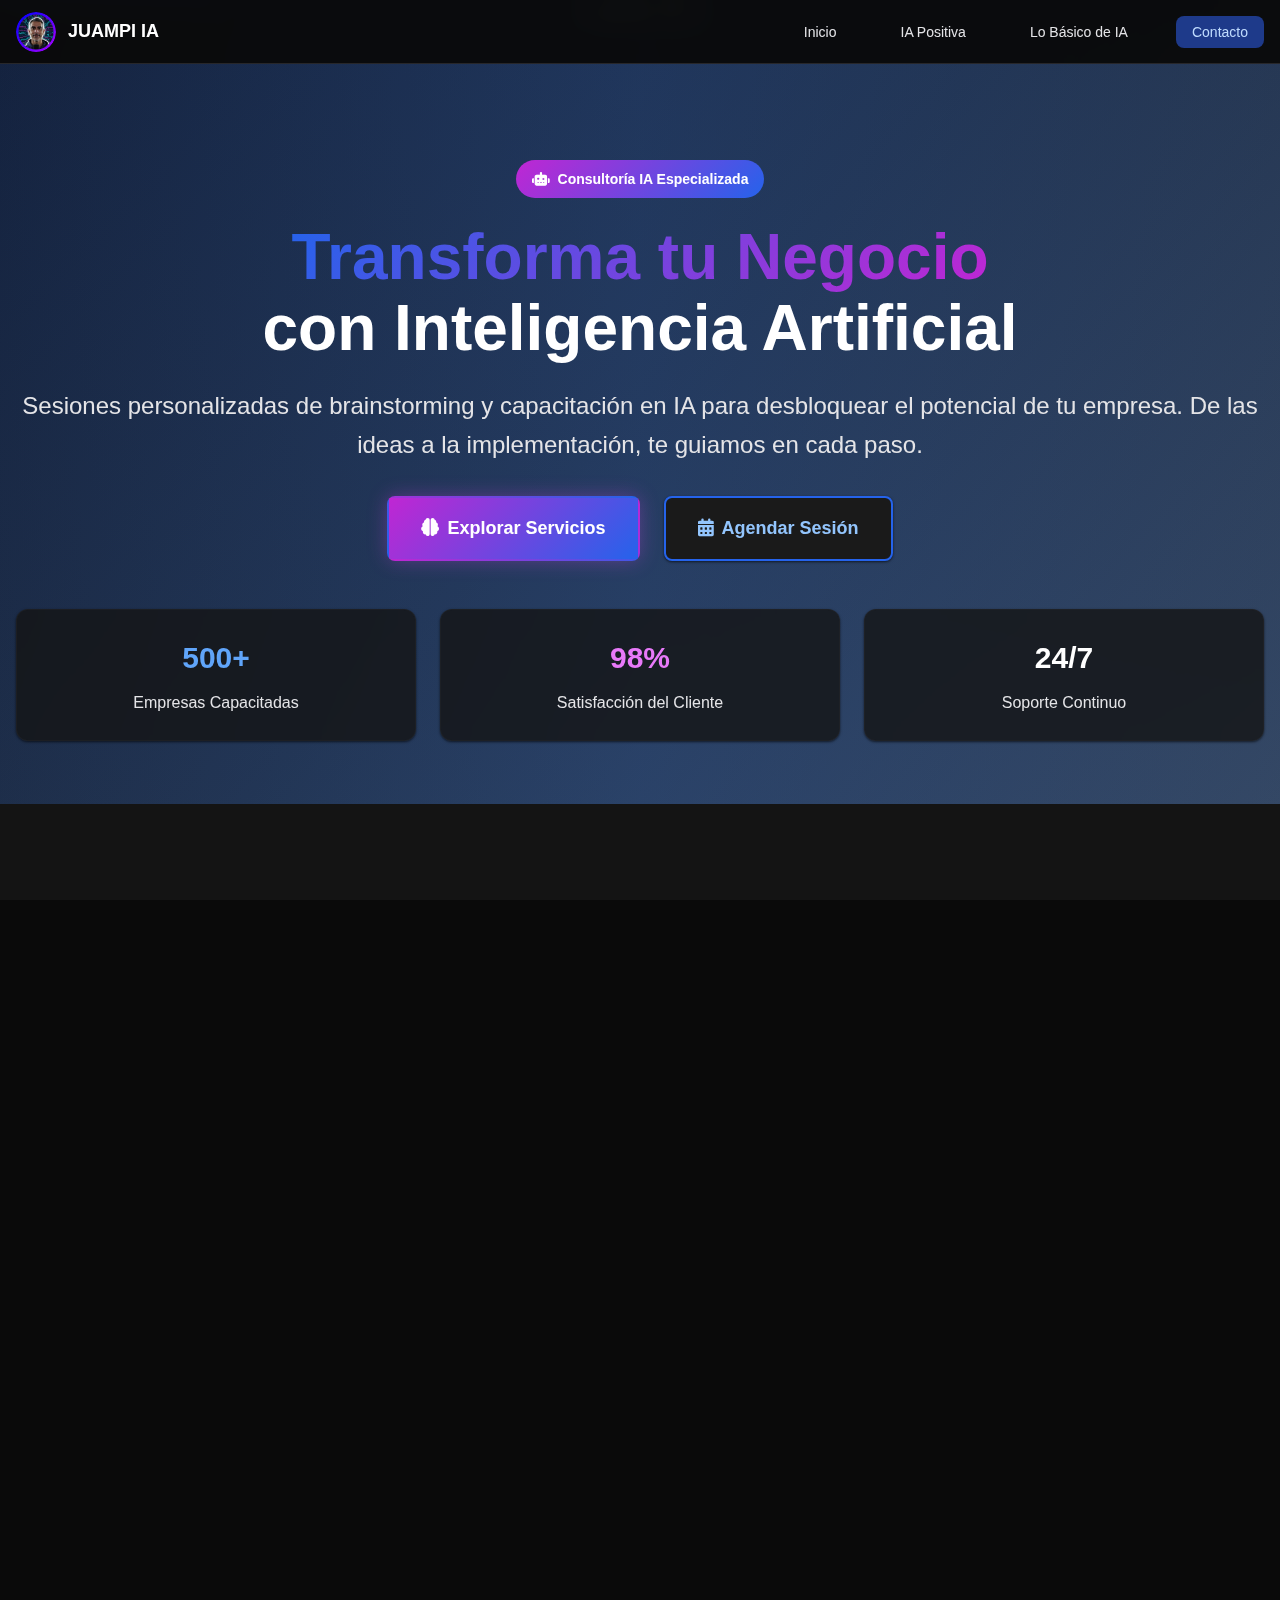
<file: contacto.html>
<!DOCTYPE html>
<html lang="es">
<head>
    <meta charset="UTF-8">
    <meta name="viewport" content="width=device-width, initial-scale=1.0">
    <title>Consultoría IA & Brainstorming - JUAMPI IA</title>
    <meta name="description" content="Sesiones de consultoría y brainstorming en IA. Impulsa tu negocio con inteligencia artificial. Capacitación personalizada y soluciones innovadoras.">
    <link rel="icon" href="assets/images/logo_circle_gradient.svg" type="image/svg+xml">

    <!-- Bolt-Lovable Hybrid CSS - Ultra Performance + Design System -->
    <link rel="stylesheet" href="bolt-lovable-styles.css">

    <!-- Contact Page Responsive Fixes -->
    <link rel="stylesheet" href="contacto-responsive-fixes.css">

    <!-- Contact Page Final Fixes - Critical Issues -->
    <link rel="stylesheet" href="contacto-final-fixes.css">

    <!-- Font Awesome -->
    <link rel="stylesheet" href="https://cdnjs.cloudflare.com/ajax/libs/font-awesome/6.4.0/css/all.min.css">
</head>
<body>
    <!-- Skip to main content link for accessibility -->
    <a href="#main-content" class="skip-link">Saltar al contenido principal</a>

    <!-- Navegación Moderna -->
    <nav class="navbar" id="navbar">
        <div class="nav-container">
            <a href="index.html" class="nav-logo">
                <img src="assets/images/logo_circle_gradient.svg" alt="JUAMPI IA Logo">
                <span>JUAMPI IA</span>
            </a>

            <ul class="nav-menu" id="navMenu">
                <li><a href="index.html" class="nav-link">Inicio</a></li>
                <li><a href="ia-positiva.html" class="nav-link">IA Positiva</a></li>
                <li><a href="lo-basico-ia.html" class="nav-link">Lo Básico de IA</a></li>
                <li><a href="contacto.html" class="nav-link active">Contacto</a></li>
            </ul>

            <button class="mobile-menu-toggle" id="mobileMenuToggle" aria-label="Toggle navigation menu">
                <i class="fas fa-bars"></i>
            </button>
        </div>
    </nav>

    <!-- Hero Section - Consultoría IA -->
    <section class="hero-premium" style="padding: calc(var(--header-height) + var(--space-24)) var(--space-4) var(--space-16); background: linear-gradient(135deg, #0f172a 0%, #1e293b 50%, #334155 100%); position: relative; overflow: hidden;">
        <div style="position: absolute; top: 0; left: 0; right: 0; bottom: 0; background: url('data:image/svg+xml,<svg width="60" height="60" xmlns="http://www.w3.org/2000/svg"><defs><pattern id="grid" width="60" height="60" patternUnits="userSpaceOnUse"><path d="M 60 0 L 0 0 0 60" fill="none" stroke="rgba(59, 130, 246, 0.1)" stroke-width="1"/></pattern></defs><rect width="100%" height="100%" fill="url(%23grid)"/></svg>'); opacity: 0.3;"></div>

        <div class="hero-content" style="position: relative; z-index: 1;">
            <div class="hero-badge" style="background: linear-gradient(135deg, var(--accent-600), var(--primary-600)); margin-bottom: var(--space-6);">
                <i class="fas fa-robot"></i>
                <span>Consultoría IA Especializada</span>
            </div>

            <h1 class="hero-title" style="font-size: clamp(2.5rem, 5vw, 4rem); margin-bottom: var(--space-6);">
                <span class="text-gradient">Transforma tu Negocio</span><br>
                con Inteligencia Artificial
            </h1>

            <p class="hero-subtitle" style="font-size: clamp(1.125rem, 2vw, 1.5rem); margin-bottom: var(--space-8); max-width: 700px;">
                Sesiones personalizadas de brainstorming y capacitación en IA para desbloquear el potencial de tu empresa.
                De las ideas a la implementación, te guiamos en cada paso.
            </p>

            <div class="hero-buttons" style="gap: var(--space-6); margin-bottom: var(--space-12);">
                <a href="#brainstorming-services" class="modern-button neon-button floating" style="padding: var(--space-4) var(--space-8); font-size: var(--text-lg);">
                    <i class="fas fa-brain"></i>
                    Explorar Servicios
                </a>
                <a href="#contact-form" class="modern-button secondary" style="padding: var(--space-4) var(--space-8); font-size: var(--text-lg);">
                    <i class="fas fa-calendar-alt"></i>
                    Agendar Sesión
                </a>
            </div>

            <!-- Stats Rápidos -->
            <div class="hero-stats-grid" style="display: grid; grid-template-columns: repeat(auto-fit, minmax(200px, 1fr)); gap: var(--space-6); max-width: 800px; margin: 0 auto;">
                <div class="glass-card stat-item" style="text-align: center;">
                    <div class="stat-number" style="font-size: var(--text-3xl); font-weight: 800; color: var(--primary-400); margin-bottom: var(--space-2);">500+</div>
                    <div class="stat-label" style="color: var(--text-secondary);">Empresas Capacitadas</div>
                </div>
                <div class="glass-card stat-item" style="text-align: center;">
                    <div class="stat-number" style="font-size: var(--text-3xl); font-weight: 800; color: var(--accent-400); margin-bottom: var(--space-2);">98%</div>
                    <div class="stat-label" style="color: var(--text-secondary);">Satisfacción del Cliente</div>
                </div>
                <div class="glass-card stat-item" style="text-align: center;">
                    <div class="stat-number" style="font-size: var(--text-3xl); font-weight: 800; color: var(--success); margin-bottom: var(--space-2);">24/7</div>
                    <div class="stat-label" style="color: var(--text-secondary);">Soporte Continuo</div>
                </div>
            </div>
        </div>
    </section>

    <!-- Sección Principal de Servicios -->
    <section class="section" id="brainstorming-services" style="background: var(--bg-secondary);">
        <div class="grid-container">
            <div class="fade-in">
                <h2 class="section-title" style="margin-bottom: var(--space-4);">
                    <span class="text-gradient">Servicios de Brainstorming IA</span>
                </h2>
                <p class="section-subtitle" style="margin-bottom: var(--space-16);">
                    Transformamos tus desafíos en oportunidades a través de sesiones intensivas de creatividad y conocimiento técnico
                </p>
            </div>

            <!-- Tarjetas de Servicios -->
            <div class="news-cards-grid" style="margin-bottom: var(--space-16);">
                <!-- Servicio 1: Brainstorming Estratégico -->
                <div class="news-card fade-in" style="border-top: 4px solid var(--primary-500);">
                    <div class="news-card-content">
                        <div class="news-card-icon" style="background: linear-gradient(135deg, var(--primary-500), var(--primary-600)); margin-bottom: var(--space-6);">
                            <i class="fas fa-lightbulb"></i>
                        </div>
                        <h3 class="news-card-title">
                            Brainstorming Estratégico
                        </h3>
                        <p class="news-card-description">
                            Sesiones intensivas donde exploramos aplicaciones de IA específicas para tu negocio.
                            Identificamos oportunidades únicas y desarrollamos roadmaps personalizados.
                        </p>
                        <ul class="feature-list">
                            <li><i class="fas fa-check"></i> Análisis de procesos actuales</li>
                            <li><i class="fas fa-check"></i> Identificación de casos de uso</li>
                            <li><i class="fas fa-check"></i> Priorización de iniciativas</li>
                            <li><i class="fas fa-check"></i> Roadmap de implementación</li>
                        </ul>
                        <div style="margin-top: var(--space-6);">
                            <div style="display: flex; align-items: center; gap: var(--space-4); margin-bottom: var(--space-4);">
                                <span style="font-size: var(--text-2xl); font-weight: 800; color: var(--primary-400);">2-4h</span>
                                <span style="color: var(--text-secondary);">Sesión intensiva</span>
                            </div>
                            <a href="#contact-form" class="modern-button" style="width: 100%; justify-content: center;">
                                <i class="fas fa-arrow-right"></i>
                                Solicitar Información
                            </a>
                        </div>
                    </div>
                </div>

                <!-- Servicio 2: Capacitación Práctica -->
                <div class="news-card fade-in" style="border-top: 4px solid var(--accent-500);">
                    <div class="news-card-content">
                        <div class="news-card-icon" style="background: linear-gradient(135deg, var(--accent-500), var(--accent-600)); margin-bottom: var(--space-6);">
                            <i class="fas fa-graduation-cap"></i>
                        </div>
                        <h3 class="news-card-title">
                            Capacitación Práctica IA
                        </h3>
                        <p class="news-card-description">
                            Formación hands-on para tu equipo. Desde conceptos básicos hasta implementación avanzada
                            de soluciones de IA adaptadas a tu industria.
                        </p>
                        <ul class="feature-list">
                            <li><i class="fas fa-check"></i> Fundamentos de IA aplicados</li>
                            <li><i class="fas fa-check"></i> Herramientas y plataformas</li>
                            <li><i class="fas fa-check"></i> Proyectos prácticos</li>
                            <li><i class="fas fa-check"></i> Casos de éxito reales</li>
                        </ul>
                        <div style="margin-top: var(--space-6);">
                            <div style="display: flex; align-items: center; gap: var(--space-4); margin-bottom: var(--space-4);">
                                <span style="font-size: var(--text-2xl); font-weight: 800; color: var(--accent-400);">8-20h</span>
                                <span style="color: var(--text-secondary);">Programa completo</span>
                            </div>
                            <a href="#contact-form" class="modern-button neon-button" style="width: 100%; justify-content: center;">
                                <i class="fas fa-arrow-right"></i>
                                Ver Programas
                            </a>
                        </div>
                    </div>
                </div>

                <!-- Servicio 3: Implementación Guiada -->
                <div class="news-card fade-in" style="border-top: 4px solid var(--success);">
                    <div class="news-card-content">
                        <div class="news-card-icon" style="background: linear-gradient(135deg, var(--success), #059669); margin-bottom: var(--space-6);">
                            <i class="fas fa-rocket"></i>
                        </div>
                        <h3 class="news-card-title">
                            Implementación Guiada
                        </h3>
                        <p class="news-card-description">
                            Te acompañamos en la implementación real de soluciones de IA. Desde la configuración inicial
                            hasta la puesta en producción y optimización.
                        </p>
                        <ul class="feature-list">
                            <li><i class="fas fa-check"></i> Selección de tecnologías</li>
                            <li><i class="fas fa-check"></i> Configuración y setup</li>
                            <li><i class="fas fa-check"></i> Integración con sistemas</li>
                            <li><i class="fas fa-check"></i> Monitoreo y optimización</li>
                        </ul>
                        <div style="margin-top: var(--space-6);">
                            <div style="display: flex; align-items: center; gap: var(--space-4); margin-bottom: var(--space-4);">
                                <span style="font-size: var(--text-2xl); font-weight: 800; color: var(--success);">Proyecto</span>
                                <span style="color: var(--text-secondary);">Bajo demanda</span>
                            </div>
                            <a href="#contact-form" class="modern-button secondary" style="width: 100%; justify-content: center;">
                                <i class="fas fa-arrow-right"></i>
                                Consultar Proyecto
                            </a>
                        </div>
                    </div>
                </div>
            </div>

            <!-- Proceso de Trabajo -->
            <div class="fade-in" style="margin-bottom: var(--space-16);">
                <h3 class="section-title" style="font-size: var(--text-3xl); margin-bottom: var(--space-12);">
                    Nuestro Proceso de Trabajo
                </h3>

                <div class="process-grid" style="display: grid; grid-template-columns: repeat(auto-fit, minmax(250px, 1fr)); gap: var(--space-8);">
                    <!-- Paso 1 -->
                    <div class="glass-card" style="text-align: center; position: relative;">
                        <div style="position: absolute; top: -20px; left: 50%; transform: translateX(-50%); background: var(--primary-600); color: white; width: 40px; height: 40px; border-radius: var(--radius-full); display: flex; align-items: center; justify-content: center; font-weight: 800; font-size: var(--text-lg);">1</div>
                        <div style="margin-top: var(--space-4);">
                            <i class="fas fa-search" style="font-size: var(--text-3xl); color: var(--primary-400); margin-bottom: var(--space-4);"></i>
                            <h4 style="font-size: var(--text-xl); font-weight: 700; color: var(--text-primary); margin-bottom: var(--space-3);">Descubrimiento</h4>
                            <p style="color: var(--text-secondary); line-height: 1.6;">
                                Analizamos tus necesidades, desafíos y objetivos para entender completamente tu contexto empresarial.
                            </p>
                        </div>
                    </div>

                    <!-- Paso 2 -->
                    <div class="glass-card" style="text-align: center; position: relative;">
                        <div style="position: absolute; top: -20px; left: 50%; transform: translateX(-50%); background: var(--accent-600); color: white; width: 40px; height: 40px; border-radius: var(--radius-full); display: flex; align-items: center; justify-content: center; font-weight: 800; font-size: var(--text-lg);">2</div>
                        <div style="margin-top: var(--space-4);">
                            <i class="fas fa-brain" style="font-size: var(--text-3xl); color: var(--accent-400); margin-bottom: var(--space-4);"></i>
                            <h4 style="font-size: var(--text-xl); font-weight: 700; color: var(--text-primary); margin-bottom: var(--space-3);">Brainstorming</h4>
                            <p style="color: var(--text-secondary); line-height: 1.6;">
                                Sesión creativa donde exploramos múltiples soluciones y oportunidades de IA para tu negocio.
                            </p>
                        </div>
                    </div>

                    <!-- Paso 3 -->
                    <div class="glass-card" style="text-align: center; position: relative;">
                        <div style="position: absolute; top: -20px; left: 50%; transform: translateX(-50%); background: var(--success); color: white; width: 40px; height: 40px; border-radius: var(--radius-full); display: flex; align-items: center; justify-content: center; font-weight: 800; font-size: var(--text-lg);">3</div>
                        <div style="margin-top: var(--space-4);">
                            <i class="fas fa-cogs" style="font-size: var(--text-3xl); color: var(--success); margin-bottom: var(--space-4);"></i>
                            <h4 style="font-size: var(--text-xl); font-weight: 700; color: var(--text-primary); margin-bottom: var(--space-3);">Diseño y Plan</h4>
                            <p style="color: var(--text-secondary); line-height: 1.6;">
                                Creamos un plan detallado con objetivos, métricas y pasos claros para la implementación.
                            </p>
                        </div>
                    </div>

                    <!-- Paso 4 -->
                    <div class="glass-card" style="text-align: center; position: relative;">
                        <div style="position: absolute; top: -20px; left: 50%; transform: translateX(-50%); background: var(--warning); color: white; width: 40px; height: 40px; border-radius: var(--radius-full); display: flex; align-items: center; justify-content: center; font-weight: 800; font-size: var(--text-lg);">4</div>
                        <div style="margin-top: var(--space-4);">
                            <i class="fas fa-rocket" style="font-size: var(--text-3xl); color: var(--warning); margin-bottom: var(--space-4);"></i>
                            <h4 style="font-size: var(--text-xl); font-weight: 700; color: var(--text-primary); margin-bottom: var(--space-3);">Implementación</h4>
                            <p style="color: var(--text-secondary); line-height: 1.6;">
                                Ejecutamos el plan con capacitación continua y soporte técnico garantizado.
                            </p>
                        </div>
                    </div>
                </div>
            </div>
        </div>
    </section>

    <!-- Testimonios y Casos de Éxito -->
    <section class="section" id="main-content">
        <div class="grid-container">
            <div class="fade-in">
                <h2 class="section-title" style="margin-bottom: var(--space-4);">
                    Historias de <span class="text-gradient">Éxito</span>
                </h2>
                <p class="section-subtitle" style="margin-bottom: var(--space-16);">
                    Descubre cómo hemos ayudado a empresas como la tuya a transformarse con IA
                </p>
            </div>

            <!-- Grid de Testimonios -->
            <div class="news-cards-grid" style="margin-bottom: var(--space-16);">
                <!-- Testimonio 1 -->
                <div class="modern-card fade-in">
                    <div style="display: flex; align-items: center; gap: var(--space-4); margin-bottom: var(--space-6);">
                        <div style="width: 60px; height: 60px; background: linear-gradient(135deg, var(--primary-500), var(--accent-500)); border-radius: var(--radius-full); display: flex; align-items: center; justify-content: center; color: white; font-size: var(--text-xl); font-weight: 800;">
                            MA
                        </div>
                        <div>
                            <h4 style="font-size: var(--text-lg); font-weight: 700; color: var(--text-primary); margin-bottom: var(--space-1);">María Álvarez</h4>
                            <p style="color: var(--text-secondary); font-size: var(--text-sm);">CEO, TechStart SA</p>
                        </div>
                    </div>
                    <div style="margin-bottom: var(--space-4);">
                        <i class="fas fa-star" style="color: var(--warning);"></i>
                        <i class="fas fa-star" style="color: var(--warning);"></i>
                        <i class="fas fa-star" style="color: var(--warning);"></i>
                        <i class="fas fa-star" style="color: var(--warning);"></i>
                        <i class="fas fa-star" style="color: var(--warning);"></i>
                    </div>
                    <p style="color: var(--text-secondary); line-height: 1.7; font-style: italic; margin-bottom: var(--space-4);">
                        "Las sesiones de brainstorming nos ayudaron a identificar oportunidades que ni imaginábamos.
                        En 3 meses implementamos un sistema de IA que redujo nuestros costos operativos en 40%."
                    </p>
                    <div style="display: flex; align-items: center; gap: var(--space-2); color: var(--primary-400); font-weight: 600;">
                        <i class="fas fa-chart-line"></i>
                        <span>40% reducción de costos</span>
                    </div>
                </div>

                <!-- Testimonio 2 -->
                <div class="modern-card fade-in">
                    <div style="display: flex; align-items: center; gap: var(--space-4); margin-bottom: var(--space-6);">
                        <div style="width: 60px; height: 60px; background: linear-gradient(135deg, var(--accent-500), var(--primary-500)); border-radius: var(--radius-full); display: flex; align-items: center; justify-content: center; color: white; font-size: var(--text-xl); font-weight: 800;">
                            JR
                        </div>
                        <div>
                            <h4 style="font-size: var(--text-lg); font-weight: 700; color: var(--text-primary); margin-bottom: var(--space-1);">Juan Rodríguez</h4>
                            <p style="color: var(--text-secondary); font-size: var(--text-sm);">Director de Innovación, LogísticaPro</p>
                        </div>
                    </div>
                    <div style="margin-bottom: var(--space-4);">
                        <i class="fas fa-star" style="color: var(--warning);"></i>
                        <i class="fas fa-star" style="color: var(--warning);"></i>
                        <i class="fas fa-star" style="color: var(--warning);"></i>
                        <i class="fas fa-star" style="color: var(--warning);"></i>
                        <i class="fas fa-star" style="color: var(--warning);"></i>
                    </div>
                    <p style="color: var(--text-secondary); line-height: 1.7; font-style: italic; margin-bottom: var(--space-4);">
                        "La capacitación práctica fue exactamente lo que necesitábamos. Nuestro equipo ahora puede
                        desarrollar soluciones de IA internamente, lo que nos ha dado una ventaja competitiva enorme."
                    </p>
                    <div style="display: flex; align-items: center; gap: var(--space-2); color: var(--accent-400); font-weight: 600;">
                        <i class="fas fa-users"></i>
                        <span>25 personas capacitadas</span>
                    </div>
                </div>

                <!-- Testimonio 3 -->
                <div class="modern-card fade-in">
                    <div style="display: flex; align-items: center; gap: var(--space-4); margin-bottom: var(--space-6);">
                        <div style="width: 60px; height: 60px; background: linear-gradient(135deg, var(--success), var(--primary-500)); border-radius: var(--radius-full); display: flex; align-items: center; justify-content: center; color: white; font-size: var(--text-xl); font-weight: 800;">
                            LM
                        </div>
                        <div>
                            <h4 style="font-size: var(--text-lg); font-weight: 700; color: var(--text-primary); margin-bottom: var(--space-1);">Laura Méndez</h4>
                            <p style="color: var(--text-secondary); font-size: var(--text-sm);">CTO, E-commerce Global</p>
                        </div>
                    </div>
                    <div style="margin-bottom: var(--space-4);">
                        <i class="fas fa-star" style="color: var(--warning);"></i>
                        <i class="fas fa-star" style="color: var(--warning);"></i>
                        <i class="fas fa-star" style="color: var(--warning);"></i>
                        <i class="fas fa-star" style="color: var(--warning);"></i>
                        <i class="fas fa-star" style="color: var(--warning);"></i>
                    </div>
                    <p style="color: var(--text-secondary); line-height: 1.7; font-style: italic; margin-bottom: var(--space-4);">
                        "El acompañamiento durante la implementación fue crucial. Logramos integrar IA en nuestro
                        proceso de recomendación y aumentamos las conversiones en 60% en solo 2 meses."
                    </p>
                    <div style="display: flex; align-items: center; gap: var(--space-2); color: var(--success); font-weight: 600;">
                        <i class="fas fa-shopping-cart"></i>
                        <span>60% más conversiones</span>
                    </div>
                </div>
            </div>
        </div>
    </section>

    <!-- Sección de Comentarios Comunidad -->
    <section class="section" id="comentarios-section" style="background: var(--bg-secondary);">
        <div class="grid-container">
            <div class="fade-in">
                <h2 class="section-title" style="margin-bottom: var(--space-4);">
                    Comparte tu Experiencia con <span class="text-gradient">IA</span>
                </h2>
                <p class="section-subtitle" style="margin-bottom: var(--space-16);">
                    Únete a nuestra comunidad y comparte cómo la IA está impactando positivamente tu vida y trabajo
                </p>
            </div>

            <!-- Formulario de Comentarios -->
            <div class="modern-card fade-in" style="max-width: 600px; margin: 0 auto var(--space-16); background: linear-gradient(135deg, rgba(59, 130, 246, 0.1), rgba(217, 70, 239, 0.1)); border: 1px solid rgba(255, 255, 255, 0.2);">
                <h3 style="font-size: var(--text-2xl); font-weight: 700; color: var(--text-primary); margin-bottom: var(--space-6); text-align: center;">
                    <i class="fas fa-comments" style="color: var(--accent-400); margin-right: var(--space-2);"></i>
                    Comparte tu Historia IA
                </h3>

                <form id="comentarioForm">
                    <div style="margin-bottom: var(--space-4);">
                        <label for="nombreUsuario" style="display: block; margin-bottom: var(--space-2); font-weight: 600; color: var(--text-primary);">
                            Tu Nombre <span style="color: var(--error);">*</span>
                        </label>
                        <input
                            type="text"
                            id="nombreUsuario"
                            name="nombreUsuario"
                            required
                            style="width: 100%; padding: var(--space-3); border: 2px solid rgba(255, 255, 255, 0.2); border-radius: var(--radius-lg); background: rgba(255, 255, 255, 0.1); color: var(--text-primary); font-family: var(--font-sans); transition: all var(--transition-fast);"
                            placeholder="¿Cómo te llamas?"
                        >
                    </div>

                    <div style="margin-bottom: var(--space-4);">
                        <label for="tipoExperiencia" style="display: block; margin-bottom: var(--space-2); font-weight: 600; color: var(--text-primary);">
                            Tipo de Experiencia <span style="color: var(--error);">*</span>
                        </label>
                        <select
                            id="tipoExperiencia"
                            name="tipoExperiencia"
                            required
                            style="width: 100%; padding: var(--space-3); border: 2px solid rgba(255, 255, 255, 0.2); border-radius: var(--radius-lg); background: rgba(255, 255, 255, 0.1); color: var(--text-primary); font-family: var(--font-sans); transition: all var(--transition-fast);"
                        >
                            <option value="">Selecciona una opción</option>
                            <option value="productividad">🚀 Aumento de Productividad</option>
                            <option value="creatividad">💡 Creatividad e Innovación</option>
                            <option value="aprendizaje">📚 Aprendizaje y Desarrollo</option>
                            <option value="negocio">💼 Crecimiento de Negocio</option>
                            <option value="personal">🌱 Desarrollo Personal</option>
                            <option value="otro">✨ Otro Impacto Positivo</option>
                        </select>
                    </div>

                    <div style="margin-bottom: var(--space-4);">
                        <label for="mensajeComentario" style="display: block; margin-bottom: var(--space-2); font-weight: 600; color: var(--text-primary);">
                            Tu Experiencia <span style="color: var(--error);">*</span>
                        </label>
                        <textarea
                            id="mensajeComentario"
                            name="mensajeComentario"
                            rows="4"
                            required
                            style="width: 100%; padding: var(--space-3); border: 2px solid rgba(255, 255, 255, 0.2); border-radius: var(--radius-lg); background: rgba(255, 255, 255, 0.1); color: var(--text-primary); font-family: var(--font-sans); resize: vertical; transition: all var(--transition-fast);"
                            placeholder="Cuéntanos cómo la IA ha impactado positivamente tu vida o trabajo..."
                        ></textarea>
                        <div style="display: flex; justify-content: space-between; align-items: center; margin-top: var(--space-2);">
                            <span id="charCountComentario" style="font-size: var(--text-sm); color: var(--text-tertiary);">0 caracteres</span>
                            <span style="font-size: var(--text-sm); color: var(--text-tertiary);">Máximo 500 caracteres</span>
                        </div>
                    </div>

                    <button type="submit" class="modern-button neon-button" style="width: 100%; justify-content: center; padding: var(--space-4);">
                        <i class="fas fa-paper-plane"></i>
                        Compartir Experiencia
                    </button>
                </form>

                <div id="comentarioMessage" style="display: none; margin-top: var(--space-4);"></div>
            </div>

            <!-- Grid de Comentarios Existentes -->
            <div id="comentariosContainer" class="news-cards-grid">
                <!-- Comentario 1 -->
                <div class="modern-card fade-in comentario-item" style="border-left: 4px solid var(--primary-500);">
                    <div style="display: flex; align-items: center; gap: var(--space-3); margin-bottom: var(--space-4);">
                        <div style="width: 40px; height: 40px; background: var(--primary-600); border-radius: var(--radius-full); display: flex; align-items: center; justify-content: center; color: white; font-weight: 700;">
                            CG
                        </div>
                        <div>
                            <h4 style="font-size: var(--text-base); font-weight: 700; color: var(--text-primary);">Carlos Gómez</h4>
                            <div style="display: flex; align-items: center; gap: var(--space-2); margin-top: var(--space-1);">
                                <span class="badge-premium" style="background: var(--primary-600); padding: var(--space-1) var(--space-2); font-size: var(--text-xs);">
                                    🚀 Productividad
                                </span>
                                <span style="font-size: var(--text-xs); color: var(--text-tertiary);">Hace 2 días</span>
                            </div>
                        </div>
                    </div>
                    <p style="color: var(--text-secondary); line-height: 1.6;">
                        "ChatGPT me ha ayudado a reducir mi tiempo de respuesta en emails un 70%. Ahora puedo enfocarme en tareas estratégicas."
                    </p>
                    <div style="display: flex; align-items: center; gap: var(--space-4); margin-top: var(--space-4); padding-top: var(--space-4); border-top: 1px solid var(--border-color);">
                        <button class="like-btn" style="background: none; border: none; color: var(--text-tertiary); cursor: pointer; display: flex; align-items: center; gap: var(--space-1); transition: color var(--transition-fast);">
                            <i class="fas fa-heart"></i>
                            <span class="like-count">24</span>
                        </button>
                        <span style="font-size: var(--text-sm); color: var(--text-tertiary);">
                            <i class="fas fa-eye"></i> 156 vistas
                        </span>
                    </div>
                </div>

                <!-- Comentario 2 -->
                <div class="modern-card fade-in comentario-item" style="border-left: 4px solid var(--accent-500);">
                    <div style="display: flex; align-items: center; gap: var(--space-3); margin-bottom: var(--space-4);">
                        <div style="width: 40px; height: 40px; background: var(--accent-600); border-radius: var(--radius-full); display: flex; align-items: center; justify-content: center; color: white; font-weight: 700;">
                            AS
                        </div>
                        <div>
                            <h4 style="font-size: var(--text-base); font-weight: 700; color: var(--text-primary);">Ana Sofía</h4>
                            <div style="display: flex; align-items: center; gap: var(--space-2); margin-top: var(--space-1);">
                                <span class="badge-premium" style="background: var(--accent-600); padding: var(--space-1) var(--space-2); font-size: var(--text-xs);">
                                    💡 Creatividad
                                </span>
                                <span style="font-size: var(--text-xs); color: var(--text-tertiary);">Hace 5 días</span>
                            </div>
                        </div>
                    </div>
                    <p style="color: var(--text-secondary); line-height: 1.6;">
                        "Midjourney ha revolucionado mi proceso de diseño. Ahora puedo crear conceptos visuales increíbles en minutos, no horas."
                    </p>
                    <div style="display: flex; align-items: center; gap: var(--space-4); margin-top: var(--space-4); padding-top: var(--space-4); border-top: 1px solid var(--border-color);">
                        <button class="like-btn" style="background: none; border: none; color: var(--text-tertiary); cursor: pointer; display: flex; align-items: center; gap: var(--space-1); transition: color var(--transition-fast);">
                            <i class="fas fa-heart"></i>
                            <span class="like-count">42</span>
                        </button>
                        <span style="font-size: var(--text-sm); color: var(--text-tertiary);">
                            <i class="fas fa-eye"></i> 289 vistas
                        </span>
                    </div>
                </div>

                <!-- Comentario 3 -->
                <div class="modern-card fade-in comentario-item" style="border-left: 4px solid var(--success);">
                    <div style="display: flex; align-items: center; gap: var(--space-3); margin-bottom: var(--space-4);">
                        <div style="width: 40px; height: 40px; background: var(--success); border-radius: var(--radius-full); display: flex; align-items: center; justify-content: center; color: white; font-weight: 700;">
                            DM
                        </div>
                        <div>
                            <h4 style="font-size: var(--text-base); font-weight: 700; color: var(--text-primary);">Diego M.</h4>
                            <div style="display: flex; align-items: center; gap: var(--space-2); margin-top: var(--space-1);">
                                <span class="badge-premium" style="background: var(--success); padding: var(--space-1) var(--space-2); font-size: var(--text-xs);">
                                    📚 Aprendizaje
                                </span>
                                <span style="font-size: var(--text-xs); color: var(--text-tertiary);">Hace 1 semana</span>
                            </div>
                        </div>
                    </div>
                    <p style="color: var(--text-secondary); line-height: 1.6;">
                        "Los tutoriales generados por IA me han ayudado a aprender programación mucho más rápido. Explicaciones personalizadas y ejemplos prácticos."
                    </p>
                    <div style="display: flex; align-items: center; gap: var(--space-4); margin-top: var(--space-4); padding-top: var(--space-4); border-top: 1px solid var(--border-color);">
                        <button class="like-btn" style="background: none; border: none; color: var(--text-tertiary); cursor: pointer; display: flex; align-items: center; gap: var(--space-1); transition: color var(--transition-fast);">
                            <i class="fas fa-heart"></i>
                            <span class="like-count">18</span>
                        </button>
                        <span style="font-size: var(--text-sm); color: var(--text-tertiary);">
                            <i class="fas fa-eye"></i> 134 vistas
                        </span>
                    </div>
                </div>
            </div>
        </div>
    </section>

    <!-- Sección de Contacto Principal -->
    <section class="section" id="contact-form">
        <div class="grid-container">
            <div class="fade-in">
                <h2 class="section-title" style="margin-bottom: var(--space-4);">
                    Inicia tu <span class="text-gradient">Transformación IA</span>
                </h2>
                <p class="section-subtitle" style="margin-bottom: var(--space-16);">
                    Completa el formulario y nos pondremos en contacto contigo en menos de 24 horas para programar tu sesión inicial
                </p>
            </div>

            <div class="contact-form-grid" style="display: grid; grid-template-columns: 1fr 1fr; gap: var(--space-12); max-width: 1200px; margin: 0 auto;">
                <!-- Información de Contacto -->
                <div class="fade-in">
                    <div class="modern-card" style="background: linear-gradient(135deg, rgba(59, 130, 246, 0.1), rgba(217, 70, 239, 0.1)); border: 1px solid rgba(255, 255, 255, 0.2);">
                        <h3 style="font-size: var(--text-2xl); font-weight: 700; color: var(--text-primary); margin-bottom: var(--space-6);">
                            <i class="fas fa-info-circle" style="color: var(--primary-400); margin-right: var(--space-2);"></i>
                            Información de Contacto
                        </h3>

                        <div style="space-y: var(--space-4);">
                            <div class="card-header" style="margin-bottom: var(--space-6);">
                                <div class="card-icon" style="background: var(--primary-600);">
                                    <i class="fas fa-envelope"></i>
                                </div>
                                <div>
                                    <h4 class="card-title">Email Principal</h4>
                                    <p style="color: var(--text-secondary); margin: 0;">consultoria@juampi-ia.com</p>
                                </div>
                            </div>

                            <div class="card-header" style="margin-bottom: var(--space-6);">
                                <div class="card-icon" style="background: var(--accent-600);">
                                    <i class="fas fa-phone"></i>
                                </div>
                                <div>
                                    <h4 class="card-title">Teléfono / WhatsApp</h4>
                                    <p style="color: var(--text-secondary); margin: 0;">+54 9 387 123-4567</p>
                                </div>
                            </div>

                            <div class="card-header" style="margin-bottom: var(--space-6);">
                                <div class="card-icon" style="background: var(--success);">
                                    <i class="fas fa-clock"></i>
                                </div>
                                <div>
                                    <h4 class="card-title">Tiempo de Respuesta</h4>
                                    <p style="color: var(--text-secondary); margin: 0;">Menos de 24 horas</p>
                                </div>
                            </div>

                            <div class="card-header" style="margin-bottom: var(--space-6);">
                                <div class="card-icon" style="background: var(--warning);">
                                    <i class="fas fa-globe"></i>
                                </div>
                                <div>
                                    <h4 class="card-title">Atención</h4>
                                    <p style="color: var(--text-secondary); margin: 0;">Remoto - Global</p>
                                </div>
                            </div>
                        </div>

                        <div style="margin-top: var(--space-8);">
                            <h4 style="font-size: var(--text-lg); font-weight: 700; color: var(--text-primary); margin-bottom: var(--space-4);">
                                Síguenos en Redes Sociales
                            </h4>
                            <div class="social-links">
                                <a href="https://youtube.com/@juampi-ia" class="social-link" target="_blank" rel="noopener noreferrer" aria-label="YouTube">
                                    <i class="fab fa-youtube"></i>
                                </a>
                                <a href="https://twitter.com/juampi_ia" class="social-link" target="_blank" rel="noopener noreferrer" aria-label="Twitter">
                                    <i class="fab fa-twitter"></i>
                                </a>
                                <a href="https://github.com/juampi-ia" class="social-link" target="_blank" rel="noopener noreferrer" aria-label="GitHub">
                                    <i class="fab fa-github"></i>
                                </a>
                                <a href="https://discord.gg/juampi-ia" class="social-link" target="_blank" rel="noopener noreferrer" aria-label="Discord">
                                    <i class="fab fa-discord"></i>
                                </a>
                                <a href="https://linkedin.com/company/juampi-ia" class="social-link" target="_blank" rel="noopener noreferrer" aria-label="LinkedIn">
                                    <i class="fab fa-linkedin"></i>
                                </a>
                            </div>
                        </div>
                    </div>
                </div>

                <!-- Formulario de Contacto Principal -->
                <div class="fade-in">
                    <form class="modern-card" id="contactFormPrincipal" style="background: linear-gradient(135deg, rgba(217, 70, 239, 0.05), rgba(59, 130, 246, 0.05)); border: 1px solid rgba(255, 255, 255, 0.2);">
                        <h3 style="font-size: var(--text-2xl); font-weight: 700; color: var(--text-primary); margin-bottom: var(--space-6);">
                            <i class="fas fa-calendar-check" style="color: var(--accent-400); margin-right: var(--space-2);"></i>
                            Solicitar Consultoría
                        </h3>

                        <div class="form-row-grid" style="display: grid; grid-template-columns: 1fr 1fr; gap: var(--space-4); margin-bottom: var(--space-4);">
                            <div>
                                <label for="nombre" style="display: block; margin-bottom: var(--space-2); font-weight: 600; color: var(--text-primary);">
                                    Nombre <span style="color: var(--error);">*</span>
                                </label>
                                <input
                                    type="text"
                                    id="nombre"
                                    name="nombre"
                                    required
                                    style="width: 100%; padding: var(--space-3); border: 2px solid rgba(255, 255, 255, 0.2); border-radius: var(--radius-lg); background: rgba(255, 255, 255, 0.1); color: var(--text-primary); font-family: var(--font-sans); transition: all var(--transition-fast);"
                                    placeholder="Tu nombre completo"
                                >
                            </div>
                            <div>
                                <label for="empresa" style="display: block; margin-bottom: var(--space-2); font-weight: 600; color: var(--text-primary);">
                                    Empresa
                                </label>
                                <input
                                    type="text"
                                    id="empresa"
                                    name="empresa"
                                    style="width: 100%; padding: var(--space-3); border: 2px solid rgba(255, 255, 255, 0.2); border-radius: var(--radius-lg); background: rgba(255, 255, 255, 0.1); color: var(--text-primary); font-family: var(--font-sans); transition: all var(--transition-fast);"
                                    placeholder="Nombre de tu empresa"
                                >
                            </div>
                        </div>

                        <div class="form-row-grid" style="display: grid; grid-template-columns: 1fr 1fr; gap: var(--space-4); margin-bottom: var(--space-4);">
                            <div>
                                <label for="email" style="display: block; margin-bottom: var(--space-2); font-weight: 600; color: var(--text-primary);">
                                    Email <span style="color: var(--error);">*</span>
                                </label>
                                <input
                                    type="email"
                                    id="email"
                                    name="email"
                                    required
                                    style="width: 100%; padding: var(--space-3); border: 2px solid rgba(255, 255, 255, 0.2); border-radius: var(--radius-lg); background: rgba(255, 255, 255, 0.1); color: var(--text-primary); font-family: var(--font-sans); transition: all var(--transition-fast);"
                                    placeholder="tu@email.com"
                                >
                            </div>
                            <div>
                                <label for="telefono" style="display: block; margin-bottom: var(--space-2); font-weight: 600; color: var(--text-primary);">
                                    Teléfono / WhatsApp
                                </label>
                                <input
                                    type="tel"
                                    id="telefono"
                                    name="telefono"
                                    style="width: 100%; padding: var(--space-3); border: 2px solid rgba(255, 255, 255, 0.2); border-radius: var(--radius-lg); background: rgba(255, 255, 255, 0.1); color: var(--text-primary); font-family: var(--font-sans); transition: all var(--transition-fast);"
                                    placeholder="+54 9 XXX XXX-XXXX"
                                >
                            </div>
                        </div>

                        <div style="margin-bottom: var(--space-4);">
                            <label for="tipoServicio" style="display: block; margin-bottom: var(--space-2); font-weight: 600; color: var(--text-primary);">
                                Tipo de Servicio <span style="color: var(--error);">*</span>
                            </label>
                            <select
                                id="tipoServicio"
                                name="tipoServicio"
                                required
                                style="width: 100%; padding: var(--space-3); border: 2px solid rgba(255, 255, 255, 0.2); border-radius: var(--radius-lg); background: rgba(255, 255, 255, 0.1); color: var(--text-primary); font-family: var(--font-sans); transition: all var(--transition-fast);"
                            >
                                <option value="">Selecciona el servicio deseado</option>
                                <option value="brainstorming">🧠 Brainstorming Estratégico (2-4h)</option>
                                <option value="capacitacion">🎓 Capacitación Práctica (8-20h)</option>
                                <option value="implementacion">🚀 Implementación Guiada (Proyecto)</option>
                                <option value="combinado">📦 Paquete Combinado</option>
                                <option value="consultoria">💼 Consultoría Personalizada</option>
                                <option value="no-seguro">🤔 Aún no estoy seguro, necesito asesoramiento</option>
                            </select>
                        </div>

                        <div style="margin-bottom: var(--space-4);">
                            <label for="presupuesto" style="display: block; margin-bottom: var(--space-2); font-weight: 600; color: var(--text-primary);">
                                Rango de Presupuesto
                            </label>
                            <select
                                id="presupuesto"
                                name="presupuesto"
                                style="width: 100%; padding: var(--space-3); border: 2px solid rgba(255, 255, 255, 0.2); border-radius: var(--radius-lg); background: rgba(255, 255, 255, 0.1); color: var(--text-primary); font-family: var(--font-sans); transition: all var(--transition-fast);"
                            >
                                <option value="">Selecciona un rango</option>
                                <option value="basico">$500 - $2,000 USD</option>
                                <option value="medio">$2,000 - $5,000 USD</option>
                                <option value="avanzado">$5,000 - $10,000 USD</option>
                                <option value="enterprise">$10,000+ USD</option>
                                <option value="personalizar">Necesito cotización personalizada</option>
                            </select>
                        </div>

                        <div style="margin-bottom: var(--space-6);">
                            <label for="mensaje" style="display: block; margin-bottom: var(--space-2); font-weight: 600; color: var(--text-primary);">
                                Cuéntanos sobre tu proyecto <span style="color: var(--error);">*</span>
                            </label>
                            <textarea
                                id="mensaje"
                                name="mensaje"
                                rows="5"
                                required
                                style="width: 100%; padding: var(--space-3); border: 2px solid rgba(255, 255, 255, 0.2); border-radius: var(--radius-lg); background: rgba(255, 255, 255, 0.1); color: var(--text-primary); font-family: var(--font-sans); resize: vertical; transition: all var(--transition-fast);"
                                placeholder="Describe brevemente tus objetivos, desafíos actuales y lo que esperas lograr con nuestra consultoría..."
                            ></textarea>
                            <div style="display: flex; justify-content: space-between; align-items: center; margin-top: var(--space-2);">
                                <span id="charCount" style="font-size: var(--text-sm); color: var(--text-tertiary);">0 caracteres</span>
                                <span style="font-size: var(--text-sm); color: var(--text-tertiary);">Máximo 1000 caracteres</span>
                            </div>
                        </div>

                        <div style="margin-bottom: var(--space-6);">
                            <label style="display: flex; align-items: center; gap: var(--space-2); cursor: pointer;">
                                <input
                                    type="checkbox"
                                    name="newsletter"
                                    style="width: 18px; height: 18px; accent-color: var(--primary-600);"
                                >
                                <span style="color: var(--text-secondary); font-size: var(--text-sm);">
                                    Deseo recibir newsletters con tips y novedades sobre IA
                                </span>
                            </label>
                        </div>

                        <div class="form-buttons" style="display: flex; gap: var(--space-4);">
                            <button type="submit" class="modern-button neon-button" style="flex: 1; justify-content: center; padding: var(--space-4);">
                                <i class="fas fa-paper-plane"></i>
                                Enviar Solicitud
                            </button>
                            <button type="reset" class="modern-button outline" style="flex: 1; justify-content: center; padding: var(--space-4);">
                                <i class="fas fa-redo"></i>
                                Limpiar
                            </button>
                        </div>
                    </form>

                    <div id="formMessagePrincipal" style="display: none; margin-top: var(--space-4);"></div>
                </div>
            </div>
        </div>
    </section>

    <!-- Footer Moderno -->
    <footer class="modern-footer">
        <div class="footer-content">
            <div class="footer-section">
                <h3>JUAMPI IA</h3>
                <p>Tu partner estratégico en transformación digital con inteligencia artificial. Consultoría especializada y capacitación práctica.</p>
                <div class="social-links">
                    <a href="https://youtube.com/@juampi-ia" class="social-link" target="_blank" rel="noopener noreferrer" aria-label="YouTube">
                        <i class="fab fa-youtube"></i>
                    </a>
                    <a href="https://twitter.com/juampi_ia" class="social-link" target="_blank" rel="noopener noreferrer" aria-label="Twitter">
                        <i class="fab fa-twitter"></i>
                    </a>
                    <a href="https://github.com/juampi-ia" class="social-link" target="_blank" rel="noopener noreferrer" aria-label="GitHub">
                        <i class="fab fa-github"></i>
                    </a>
                    <a href="https://discord.gg/juampi-ia" class="social-link" target="_blank" rel="noopener noreferrer" aria-label="Discord">
                        <i class="fab fa-discord"></i>
                    </a>
                    <a href="https://linkedin.com/company/juampi-ia" class="social-link" target="_blank" rel="noopener noreferrer" aria-label="LinkedIn">
                        <i class="fab fa-linkedin"></i>
                    </a>
                </div>
            </div>

            <div class="footer-section">
                <h3>Servicios</h3>
                <ul>
                    <li><a href="#brainstorming-services">Brainstorming IA</a></li>
                    <li><a href="#brainstorming-services">Capacitación Práctica</a></li>
                    <li><a href="#brainstorming-services">Implementación Guiada</a></li>
                    <li><a href="#brainstorming-services">Consultoría Personalizada</a></li>
                </ul>
            </div>

            <div class="footer-section">
                <h3>Recursos</h3>
                <ul>
                    <li><a href="index.html">Inicio</a></li>
                    <li><a href="ia-positiva.html">IA Positiva</a></li>
                    <li><a href="lo-basico-ia.html">Lo Básico de IA</a></li>
                    <li><a href="#contact-form">Contacto</a></li>
                </ul>
            </div>

            <div class="footer-section">
                <h3>Contacto</h3>
                <p><strong>Email:</strong> consultoria@juampi-ia.com</p>
                <p><strong>Teléfono:</strong> +54 9 387 123-4567</p>
                <p><strong>Respuesta:</strong> Menos de 24 horas</p>
            </div>
        </div>

        <div class="footer-bottom">
            <p>&copy; 2025 JUAMPI IA. Todos los derechos reservados. Hecho con ❤️ para impulsar la transformación IA.</p>
        </div>
    </footer>

    <!-- Mobile Menu Unificado -->
    <script src="assets/js/mobile-menu-unificado.js"></script>

    <script>
        // Character counter for main form
        const messageTextarea = document.getElementById('mensaje');
        const charCount = document.getElementById('charCount');

        if (messageTextarea) {
            messageTextarea.addEventListener('input', () => {
                const count = messageTextarea.value.length;
                charCount.textContent = `${count} caracteres`;

                if (count > 1000) {
                    charCount.style.color = 'var(--error)';
                } else if (count > 800) {
                    charCount.style.color = 'var(--warning)';
                } else {
                    charCount.style.color = 'var(--text-tertiary)';
                }
            });
        }

        // Character counter for comment form
        const comentarioTextarea = document.getElementById('mensajeComentario');
        const charCountComentario = document.getElementById('charCountComentario');

        if (comentarioTextarea) {
            comentarioTextarea.addEventListener('input', () => {
                const count = comentarioTextarea.value.length;
                charCountComentario.textContent = `${count} caracteres`;

                if (count > 500) {
                    charCountComentario.style.color = 'var(--error)';
                } else if (count > 400) {
                    charCountComentario.style.color = 'var(--warning)';
                } else {
                    charCountComentario.style.color = 'var(--text-tertiary)';
                }
            });
        }

        // Main contact form submission
        const contactFormPrincipal = document.getElementById('contactFormPrincipal');
        const formMessagePrincipal = document.getElementById('formMessagePrincipal');

        if (contactFormPrincipal) {
            contactFormPrincipal.addEventListener('submit', (e) => {
                e.preventDefault();

                const submitButton = contactFormPrincipal.querySelector('button[type="submit"]');
                const originalText = submitButton.innerHTML;

                submitButton.innerHTML = '<i class="fas fa-spinner fa-spin"></i> Enviando...';
                submitButton.disabled = true;

                setTimeout(() => {
                    formMessagePrincipal.innerHTML = `
                        <div class="modern-card" style="background: rgba(16, 185, 129, 0.1); border-color: var(--success); border-left: 4px solid var(--success);">
                            <div style="display: flex; align-items: center; gap: var(--space-2);">
                                <i class="fas fa-check-circle" style="color: var(--success); font-size: var(--text-xl);"></i>
                                <div>
                                    <span style="color: var(--success); font-weight: 600; font-size: var(--text-lg); display: block;">¡Solicitud Enviada con Éxito!</span>
                                    <p style="color: var(--text-secondary); margin-top: var(--space-1);">Nos pondremos en contacto contigo en menos de 24 horas para programar tu sesión inicial.</p>
                                </div>
                            </div>
                        </div>
                    `;
                    formMessagePrincipal.style.display = 'block';

                    contactFormPrincipal.reset();
                    if (charCount) charCount.textContent = '0 caracteres';
                    submitButton.innerHTML = originalText;
                    submitButton.disabled = false;

                    setTimeout(() => {
                        formMessagePrincipal.style.display = 'none';
                    }, 8000);
                }, 2500);
            });
        }

        // Comment form submission
        const comentarioForm = document.getElementById('comentarioForm');
        const comentarioMessage = document.getElementById('comentarioMessage');
        const comentariosContainer = document.getElementById('comentariosContainer');

        if (comentarioForm) {
            comentarioForm.addEventListener('submit', (e) => {
                e.preventDefault();

                const submitButton = comentarioForm.querySelector('button[type="submit"]');
                const originalText = submitButton.innerHTML;

                submitButton.innerHTML = '<i class="fas fa-spinner fa-spin"></i> Publicando...';
                submitButton.disabled = true;

                setTimeout(() => {
                    const nombre = document.getElementById('nombreUsuario').value;
                    const tipo = document.getElementById('tipoExperiencia').value;
                    const mensaje = document.getElementById('mensajeComentario').value;

                    // Create new comment card
                    const tiposBadges = {
                        'productividad': '🚀 Productividad',
                        'creatividad': '💡 Creatividad',
                        'aprendizaje': '📚 Aprendizaje',
                        'negocio': '💼 Negocio',
                        'personal': '🌱 Personal',
                        'otro': '✨ Otro'
                    };

                    const coloresTipos = {
                        'productividad': 'var(--primary-600)',
                        'creatividad': 'var(--accent-600)',
                        'aprendizaje': 'var(--success)',
                        'negocio': 'var(--warning)',
                        'personal': 'var(--info)',
                        'otro': 'var(--text-tertiary)'
                    };

                    const iniciales = nombre.split(' ').map(n => n[0]).join('').toUpperCase().slice(0, 2);

                    const nuevoComentario = document.createElement('div');
                    nuevoComentario.className = 'modern-card fade-in comentario-item';
                    nuevoComentario.style.borderLeft = '4px solid ' + coloresTipos[tipo];
                    nuevoComentario.style.opacity = '0';

                    nuevoComentario.innerHTML = `
                        <div style="display: flex; align-items: center; gap: var(--space-3); margin-bottom: var(--space-4);">
                            <div style="width: 40px; height: 40px; background: ${coloresTipos[tipo]}; border-radius: var(--radius-full); display: flex; align-items: center; justify-content: center; color: white; font-weight: 700;">
                                ${iniciales}
                            </div>
                            <div>
                                <h4 style="font-size: var(--text-base); font-weight: 700; color: var(--text-primary);">${nombre}</h4>
                                <div style="display: flex; align-items: center; gap: var(--space-2); margin-top: var(--space-1);">
                                    <span class="badge-premium" style="background: ${coloresTipos[tipo]}; padding: var(--space-1) var(--space-2); font-size: var(--text-xs);">
                                        ${tiposBadges[tipo]}
                                    </span>
                                    <span style="font-size: var(--text-xs); color: var(--text-tertiary);">Justo ahora</span>
                                </div>
                            </div>
                        </div>
                        <p style="color: var(--text-secondary); line-height: 1.6;">
                            ${mensaje}
                        </p>
                        <div style="display: flex; align-items: center; gap: var(--space-4); margin-top: var(--space-4); padding-top: var(--space-4); border-top: 1px solid var(--border-color);">
                            <button class="like-btn" style="background: none; border: none; color: var(--text-tertiary); cursor: pointer; display: flex; align-items: center; gap: var(--space-1); transition: color var(--transition-fast);">
                                <i class="fas fa-heart"></i>
                                <span class="like-count">0</span>
                            </button>
                            <span style="font-size: var(--text-sm); color: var(--text-tertiary);">
                                <i class="fas fa-eye"></i> 1 vista
                            </span>
                        </div>
                    `;

                    // Add to beginning of container
                    comentariosContainer.insertBefore(nuevoComentario, comentariosContainer.firstChild);

                    // Animate in
                    setTimeout(() => {
                        nuevoComentario.style.opacity = '1';
                        nuevoComentario.style.transform = 'translateY(0)';
                    }, 100);

                    // Show success message
                    comentarioMessage.innerHTML = `
                        <div class="modern-card" style="background: rgba(16, 185, 129, 0.1); border-color: var(--success);">
                            <div style="display: flex; align-items: center; gap: var(--space-2);">
                                <i class="fas fa-check-circle" style="color: var(--success);"></i>
                                <span style="color: var(--success); font-weight: 500;">¡Gracias por compartir tu experiencia!</span>
                            </div>
                        </div>
                    `;
                    comentarioMessage.style.display = 'block';

                    comentarioForm.reset();
                    if (charCountComentario) charCountComentario.textContent = '0 caracteres';
                    submitButton.innerHTML = originalText;
                    submitButton.disabled = false;

                    // Hide message after 5 seconds
                    setTimeout(() => {
                        comentarioMessage.style.display = 'none';
                    }, 5000);
                }, 2000);
            });
        }

        // Like buttons functionality
        document.addEventListener('click', (e) => {
            if (e.target.closest('.like-btn')) {
                const btn = e.target.closest('.like-btn');
                const countSpan = btn.querySelector('.like-count');
                const currentCount = parseInt(countSpan.textContent);

                if (btn.style.color === 'var(--error)') {
                    btn.style.color = 'var(--text-tertiary)';
                    countSpan.textContent = currentCount - 1;
                } else {
                    btn.style.color = 'var(--error)';
                    countSpan.textContent = currentCount + 1;
                }
            }
        });

        // Smooth scroll for anchor links
        document.querySelectorAll('a[href^="#"]').forEach(anchor => {
            anchor.addEventListener('click', function (e) {
                e.preventDefault();
                const target = document.querySelector(this.getAttribute('href'));
                if (target) {
                    target.scrollIntoView({
                        behavior: 'smooth',
                        block: 'start'
                    });
                }
            });
        });

        // Intersection Observer for fade-in animations
        const observerOptions = {
            threshold: 0.1,
            rootMargin: '0px 0px -50px 0px'
        };

        const observer = new IntersectionObserver((entries) => {
            entries.forEach(entry => {
                if (entry.isIntersecting) {
                    entry.target.classList.add('visible');
                }
            });
        }, observerOptions);

        document.querySelectorAll('.fade-in').forEach(el => {
            observer.observe(el);
        });

        // Enhanced focus styles for form inputs
        document.querySelectorAll('input, textarea, select').forEach(input => {
            input.addEventListener('focus', () => {
                input.style.borderColor = 'var(--primary-500)';
                input.style.boxShadow = '0 0 0 3px rgba(59, 130, 246, 0.1)';
            });

            input.addEventListener('blur', () => {
                input.style.borderColor = 'rgba(255, 255, 255, 0.2)';
                input.style.boxShadow = 'none';
            });
        });

        // Add some interactive hover effects
        document.querySelectorAll('.modern-card').forEach(card => {
            card.addEventListener('mouseenter', () => {
                card.style.transform = 'translateY(-4px) scale(1.02)';
            });

            card.addEventListener('mouseleave', () => {
                card.style.transform = 'translateY(0) scale(1)';
            });
        });

        // Animate stats on scroll
        let statsAnimated = false;
        const statsSection = document.querySelector('.hero-premium');

        const animateStats = () => {
            if (statsAnimated) return;

            const stats = [
                { element: statsSection.querySelector('.glass-card:nth-child(1) .text-3xl'), target: 500, suffix: '+' },
                { element: statsSection.querySelector('.glass-card:nth-child(2) .text-3xl'), target: 98, suffix: '%' },
                { element: statsSection.querySelector('.glass-card:nth-child(3) .text-3xl'), target: 24, suffix: '/7' }
            ];

            stats.forEach(stat => {
                if (stat.element) {
                    let current = 0;
                    const increment = stat.target / 50;
                    const timer = setInterval(() => {
                        current += increment;
                        if (current >= stat.target) {
                            current = stat.target;
                            clearInterval(timer);
                        }
                        stat.element.textContent = Math.floor(current) + stat.suffix;
                    }, 30);
                }
            });

            statsAnimated = true;
        };

        const statsObserver = new IntersectionObserver((entries) => {
            entries.forEach(entry => {
                if (entry.isIntersecting) {
                    animateStats();
                }
            });
        }, { threshold: 0.5 });

        if (statsSection) {
            statsObserver.observe(statsSection);
        }

        // ============================================
        // MEJORAS TÁCTILES PARA MÓVILES - VERSIÓN COMPLETA
        // ============================================

        // Función principal de optimización móvil
        function enhanceMobileFormExperience() {
            const isMobile = window.innerWidth <= 768;

            if (isMobile) {
                // 1. Aumentar tamaño de hit areas (WCAG 2.1 AA)
                const interactiveElements = document.querySelectorAll('input, textarea, select, button, a');
                interactiveElements.forEach(element => {
                    element.style.minHeight = '44px';
                    element.style.minWidth = '44px';
                    element.style.touchAction = 'manipulation';
                });

                // 2. Prevenir zoom en inputs focus (iOS Safari)
                const textInputs = document.querySelectorAll('input[type="text"], input[type="email"], input[type="tel"], input[type="number"], textarea');
                textInputs.forEach(input => {
                    // Guardar font-size original
                    const originalFontSize = window.getComputedStyle(input).fontSize;

                    input.addEventListener('focus', function() {
                        this.style.fontSize = '16px';
                        // Scroll suave hacia el input
                        setTimeout(() => {
                            this.scrollIntoView({ behavior: 'smooth', block: 'center' });
                        }, 100);
                    });

                    input.addEventListener('blur', function() {
                        this.style.fontSize = originalFontSize;
                    });
                });

                // 3. Optimizar select dropdowns para móvil
                const selects = document.querySelectorAll('select');
                selects.forEach(select => {
                    select.style.fontSize = '16px';
                    select.style.padding = '12px';
                });

                // 4. Mejorar espaciado en formularios
                const formContainers = document.querySelectorAll('.form-row-grid');
                formContainers.forEach(container => {
                    container.style.gap = '12px';
                });

                // 5. Optimizar botones para táctil
                const buttons = document.querySelectorAll('.modern-button, button');
                buttons.forEach(button => {
                    button.style.minHeight = '48px';
                    button.style.padding = '12px 20px';

                    // Prevenir double-tap zoom
                    button.addEventListener('touchend', function(e) {
                        e.preventDefault();
                        this.click();
                    });
                });

                // 6. Optimizar cards para móvil
                const cards = document.querySelectorAll('.modern-card, .news-card');
                cards.forEach(card => {
                    card.style.marginBottom = '16px';
                });

                // 7. Ajustar viewport meta para mejor experiencia
                const viewport = document.querySelector('meta[name="viewport"]');
                if (viewport && !viewport.content.includes('width=device-width')) {
                    viewport.content = 'width=device-width, initial-scale=1.0, maximum-scale=1.0, user-scalable=no';
                }
            }
        }

        // Función para manejar cambios de orientación
        function handleOrientationChange() {
            setTimeout(() => {
                enhanceMobileFormExperience();

                // Recalcular layouts después del cambio de orientación
                const grids = document.querySelectorAll('.hero-stats-grid, .process-grid, .news-cards-grid');
                grids.forEach(grid => {
                    grid.style.display = 'grid';
                });
            }, 100);
        }

        // Mejorar scrolling en móviles
        function optimizeMobileScrolling() {
            // Prevenir elastic scrolling en iOS
            document.body.addEventListener('touchmove', function(e) {
                if (e.target.closest('.hero-premium, .modern-card')) {
                    return;
                }
                e.preventDefault();
            }, { passive: false });

            // Smooth scroll para anclas en móvil
            document.querySelectorAll('a[href^="#"]').forEach(anchor => {
                anchor.addEventListener('click', function(e) {
                    e.preventDefault();
                    const target = document.querySelector(this.getAttribute('href'));
                    if (target) {
                        target.scrollIntoView({
                            behavior: 'smooth',
                            block: 'start'
                        });
                    }
                });
            });
        }

        // Optimizar performance de animaciones en móvil
        function optimizeMobileAnimations() {
            if (window.innerWidth <= 768) {
                // Reducir animaciones para mejor performance
                const animatedElements = document.querySelectorAll('.fade-in');
                animatedElements.forEach(element => {
                    element.style.transition = 'opacity 0.3s ease';
                });

                // Deshabilitar partículas en móviles si es necesario
                const particles = document.querySelector('.hero-particles');
                if (particles) {
                    particles.style.display = 'none';
                }
            }
        }

        // Función de accesibilidad mejorada
        function enhanceAccessibility() {
            // Asegurar focus states visibles
            const focusableElements = document.querySelectorAll('input, textarea, select, button, a');
            focusableElements.forEach(element => {
                element.addEventListener('focus', function() {
                    this.style.outline = '2px solid #3b82f6';
                    this.style.outlineOffset = '2px';
                });

                element.addEventListener('blur', function() {
                    this.style.outline = '';
                    this.style.outlineOffset = '';
                });
            });

            // Navegación por teclado mejorada
            document.addEventListener('keydown', function(e) {
                if (e.key === 'Tab') {
                    document.body.classList.add('keyboard-navigation');
                }
            });

            document.addEventListener('mousedown', function() {
                document.body.classList.remove('keyboard-navigation');
            });
        }

        // Inicialización completa
        function initMobileOptimizations() {
            enhanceMobileFormExperience();
            optimizeMobileScrolling();
            optimizeMobileAnimations();
            enhanceAccessibility();
        }

        // Ejecutar al cargar
        initMobileOptimizations();

        // Event listeners para cambios dinámicos
        window.addEventListener('orientationchange', handleOrientationChange);
        window.addEventListener('resize', debounce(initMobileOptimizations, 250));

        // Prevenir pull-to-refresh en navegadores móviles
        document.body.addEventListener('touchmove', function(e) {
            if (e.touches[0].clientY < 0 && window.scrollY === 0) {
                e.preventDefault();
            }
        }, { passive: false });

        // Función debounce optimizada
        function debounce(func, wait) {
            let timeout;
            return function executedFunction(...args) {
                const later = () => {
                    clearTimeout(timeout);
                    func(...args);
                };
                clearTimeout(timeout);
                timeout = setTimeout(later, wait);
            };
        }

        // Debug mode para testing móvil
        if (window.location.search.includes('debug=mobile')) {
            console.log('Mobile optimizations loaded');
            window.addEventListener('load', () => {
                console.log('Window width:', window.innerWidth);
                console.log('Touch support:', 'ontouchstart' in window);
            });
        }
    </script>
</body>
</html>
</file>
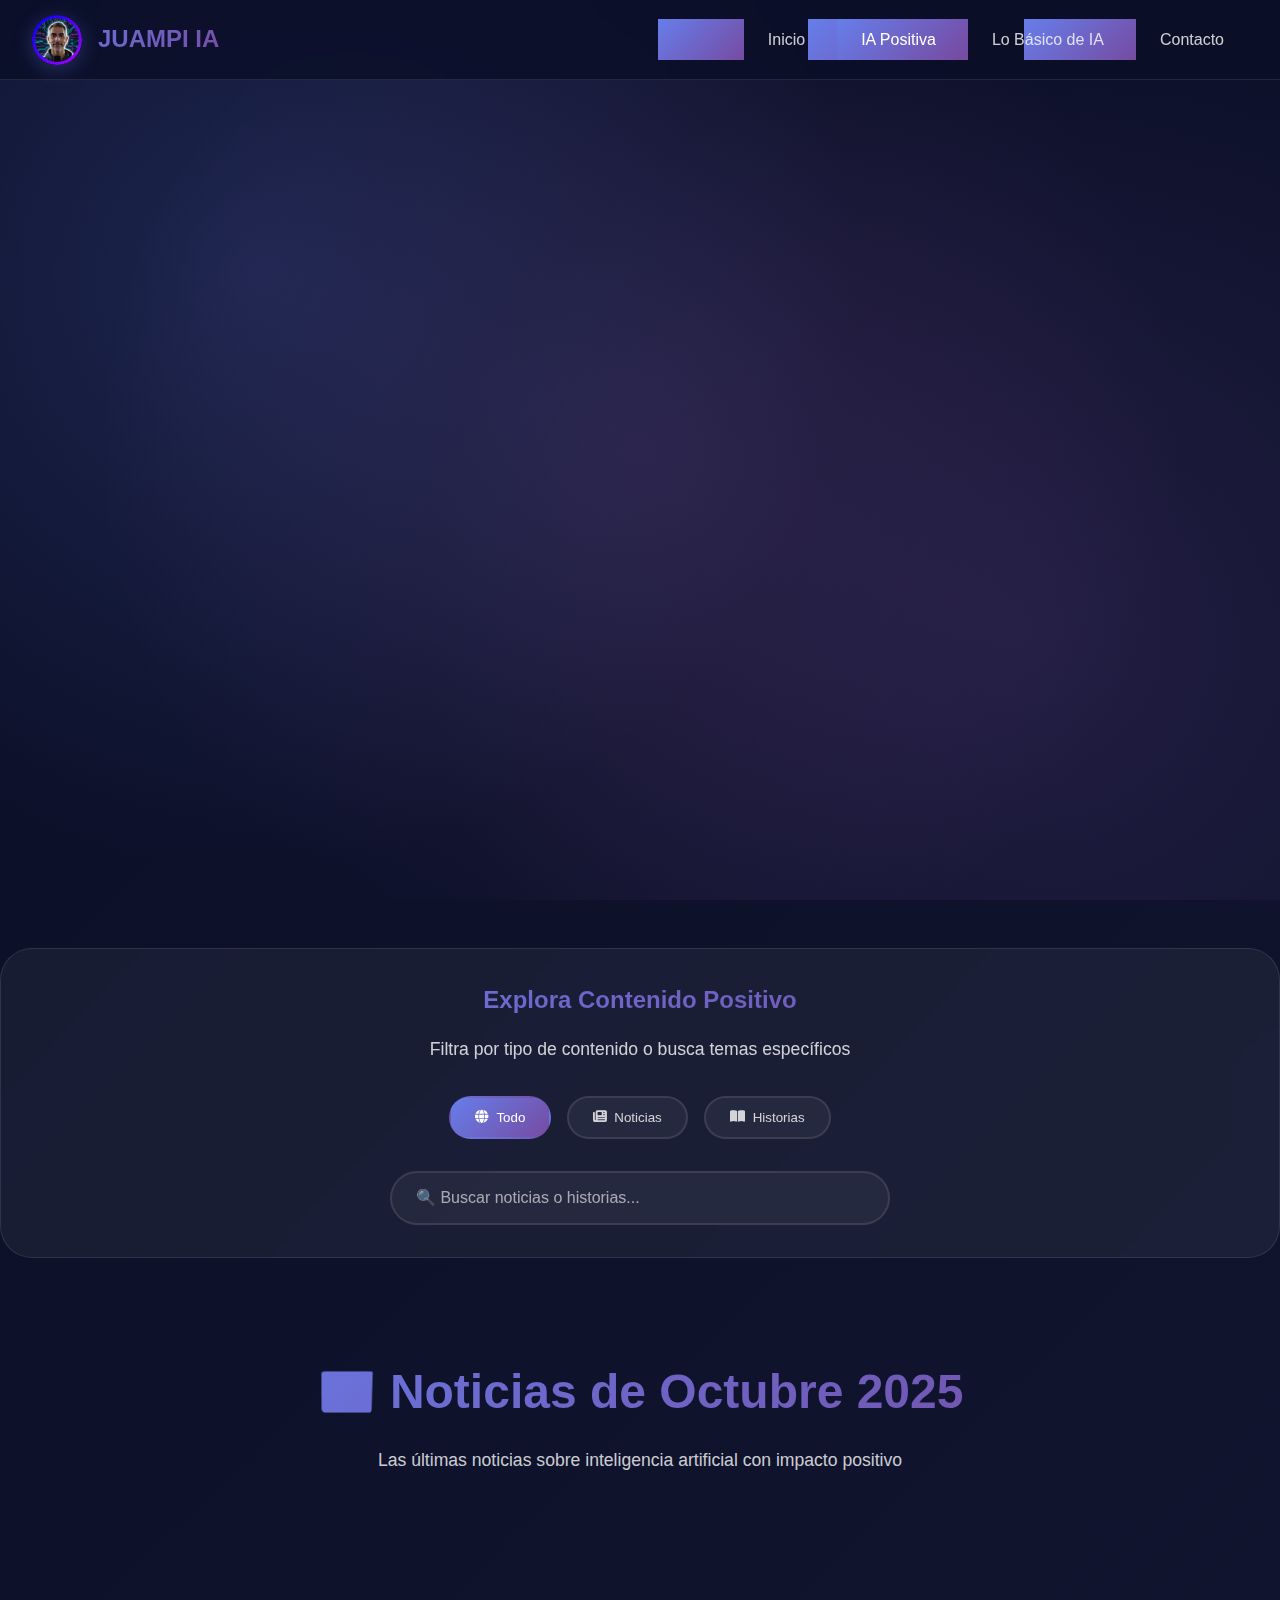
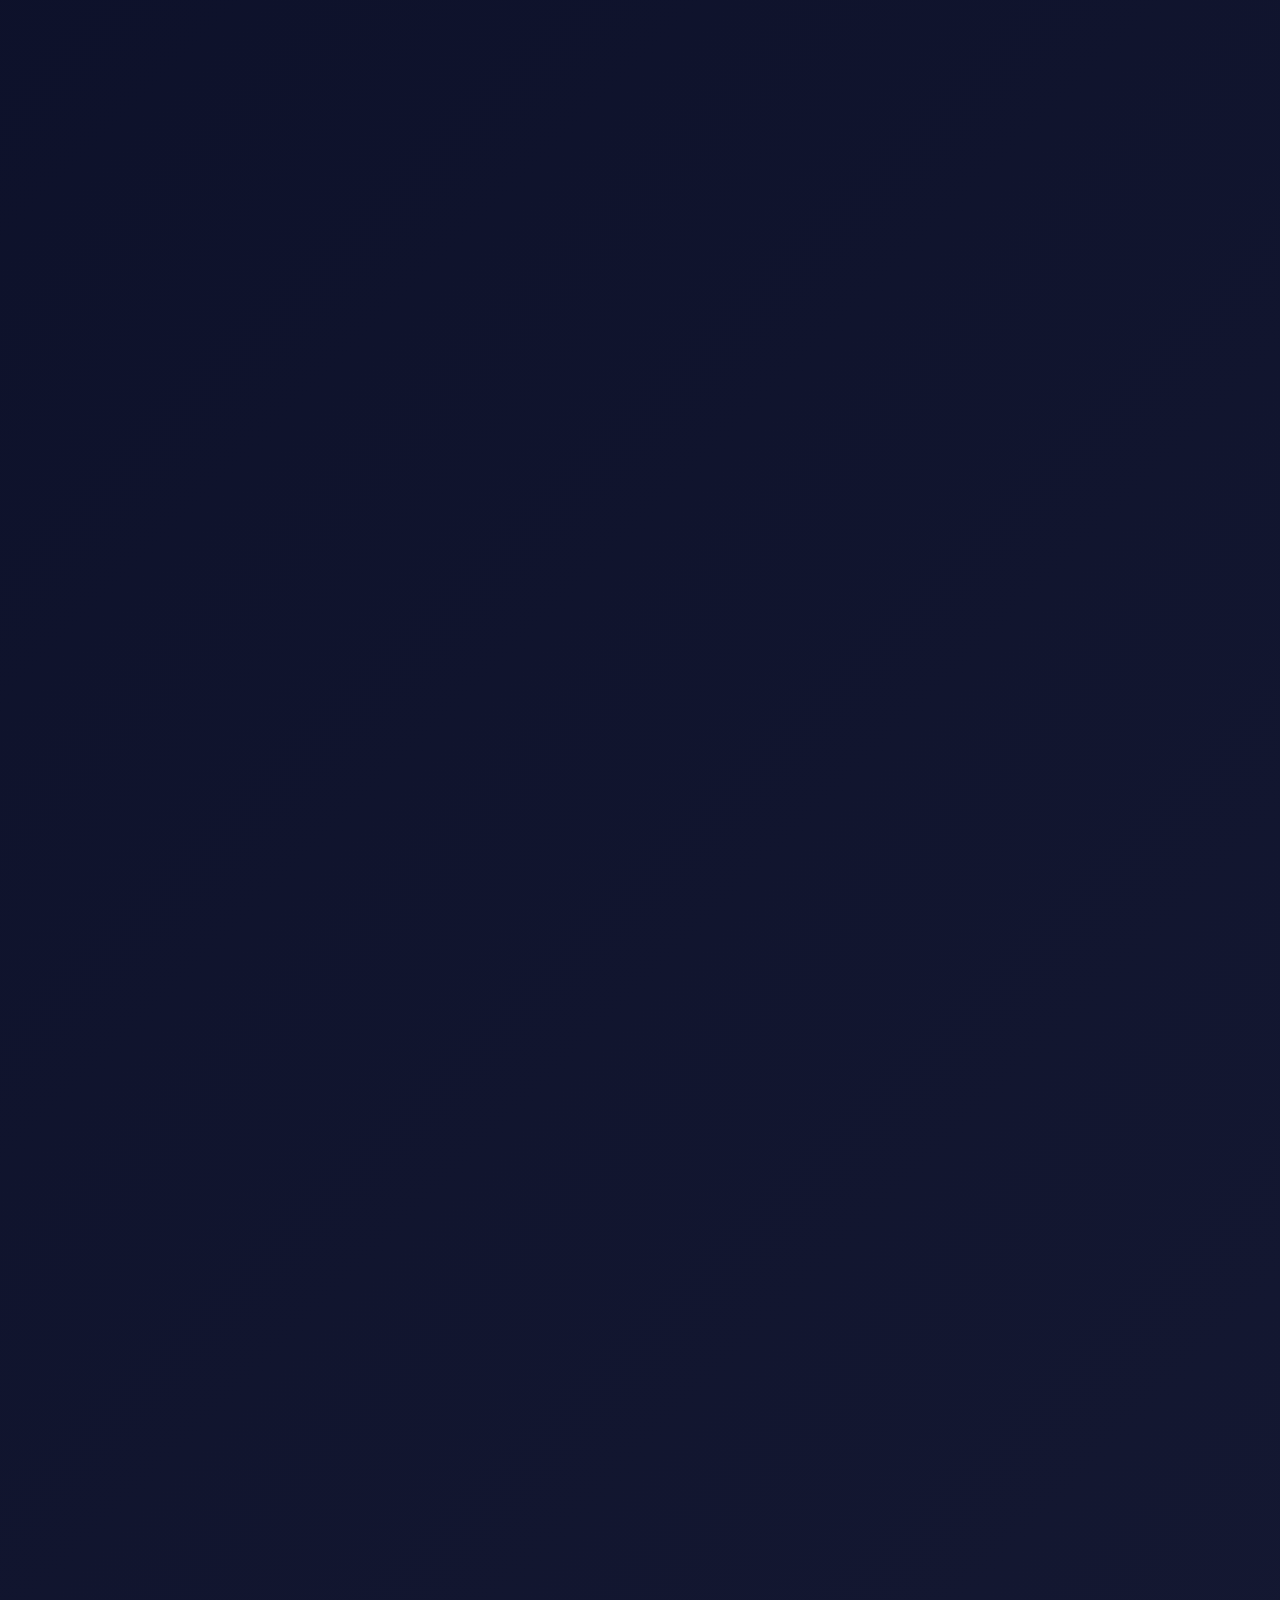
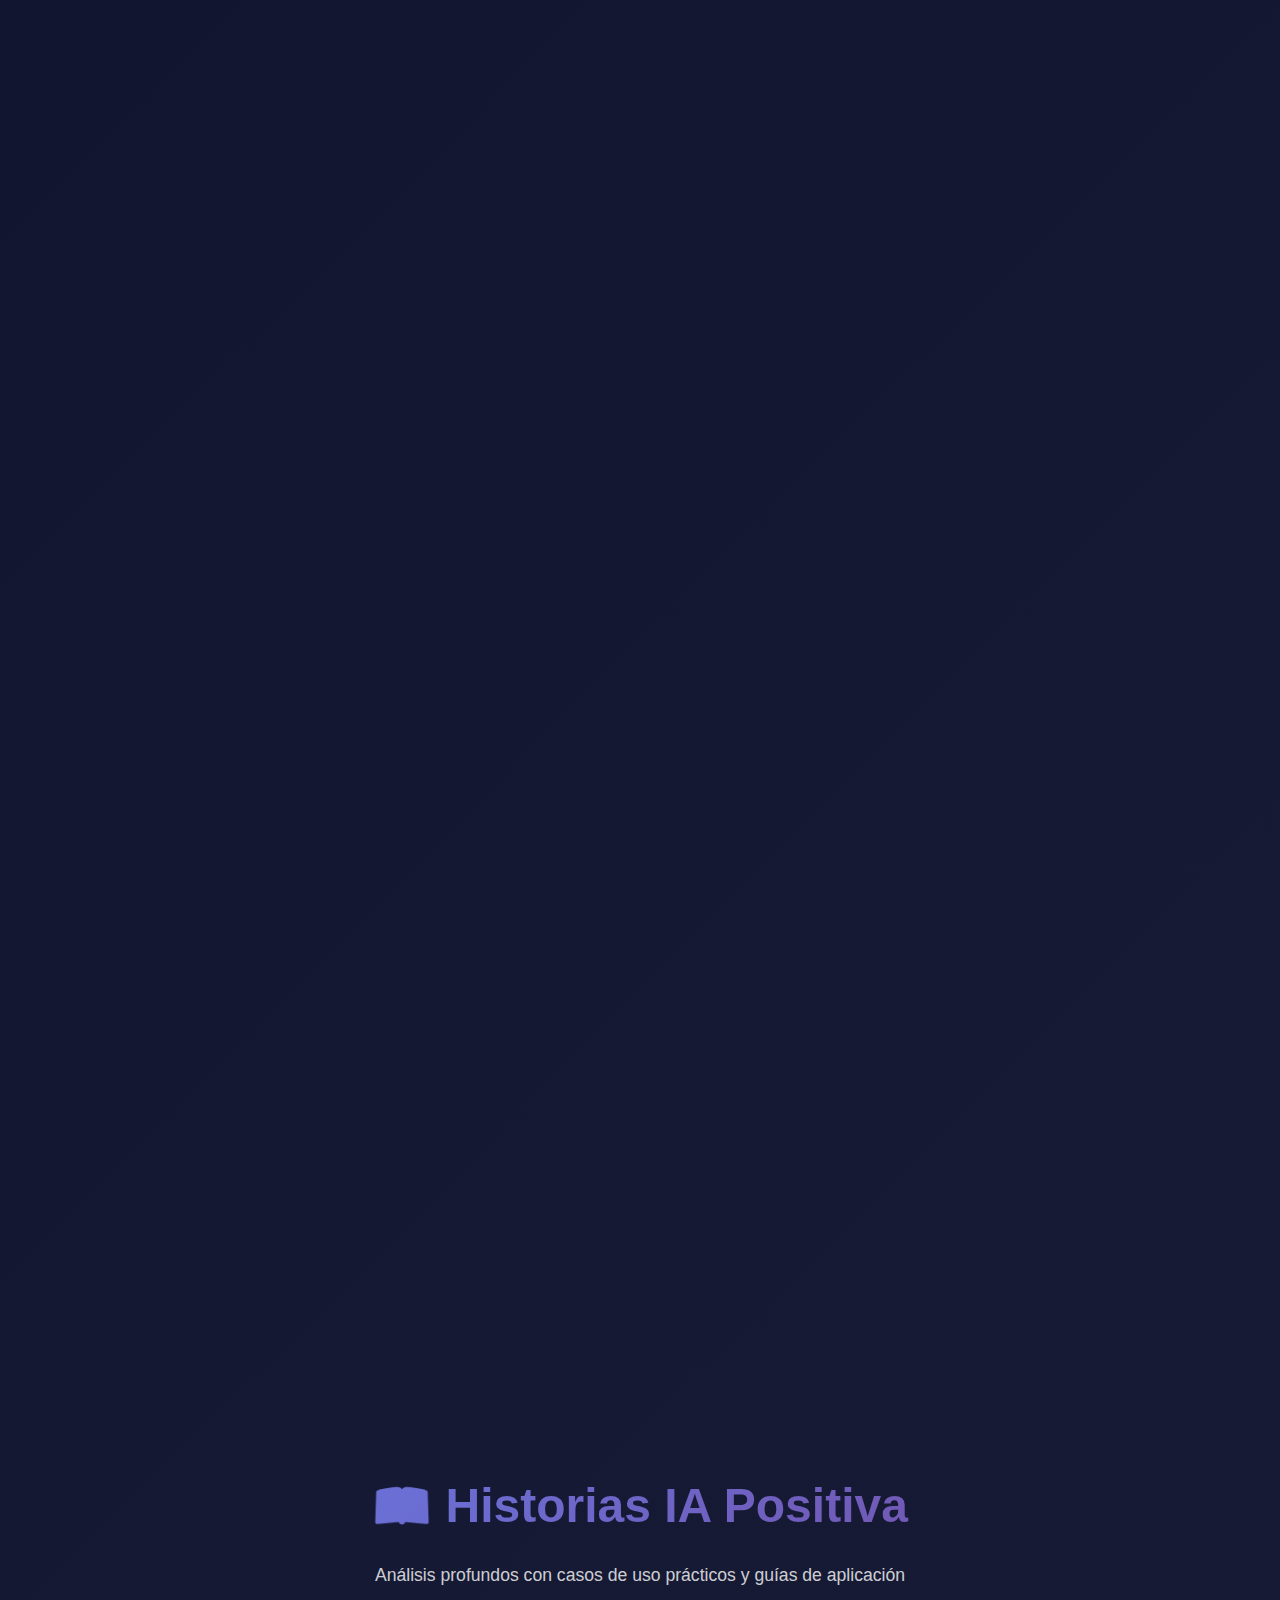
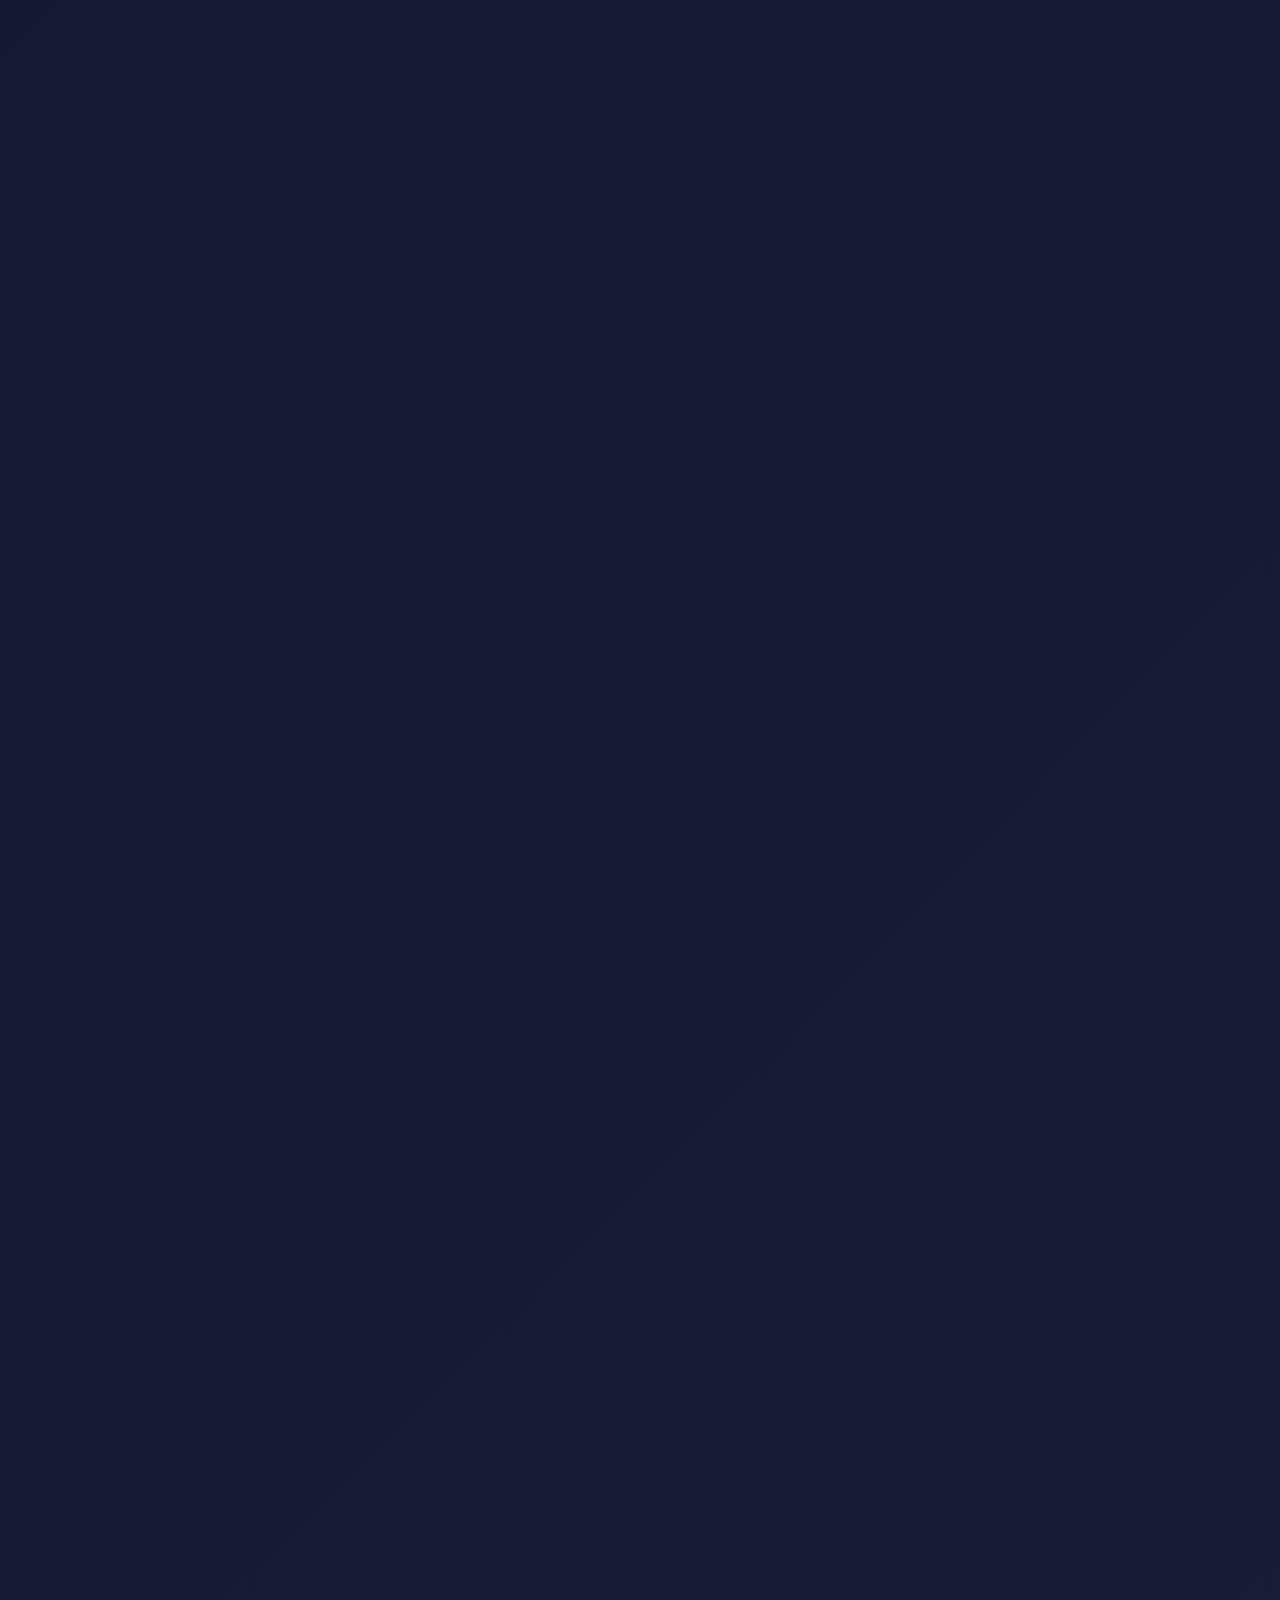
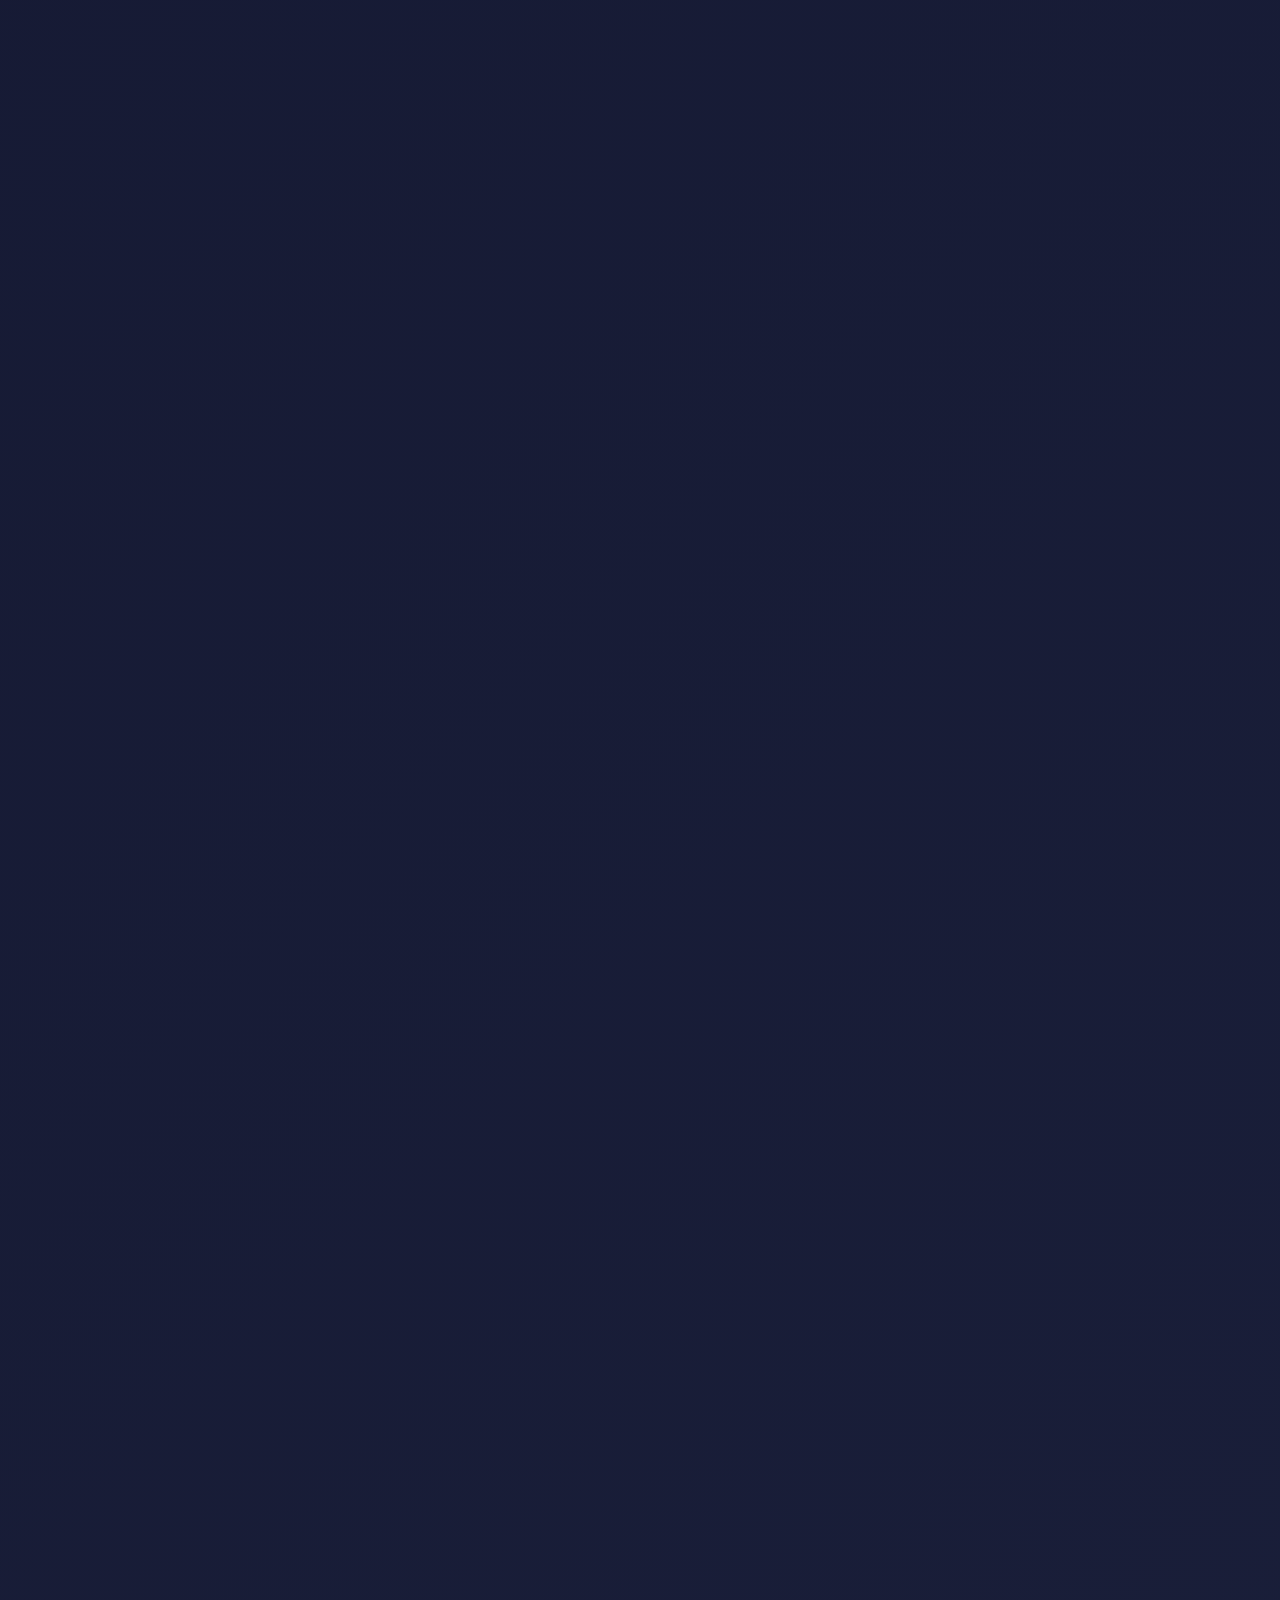
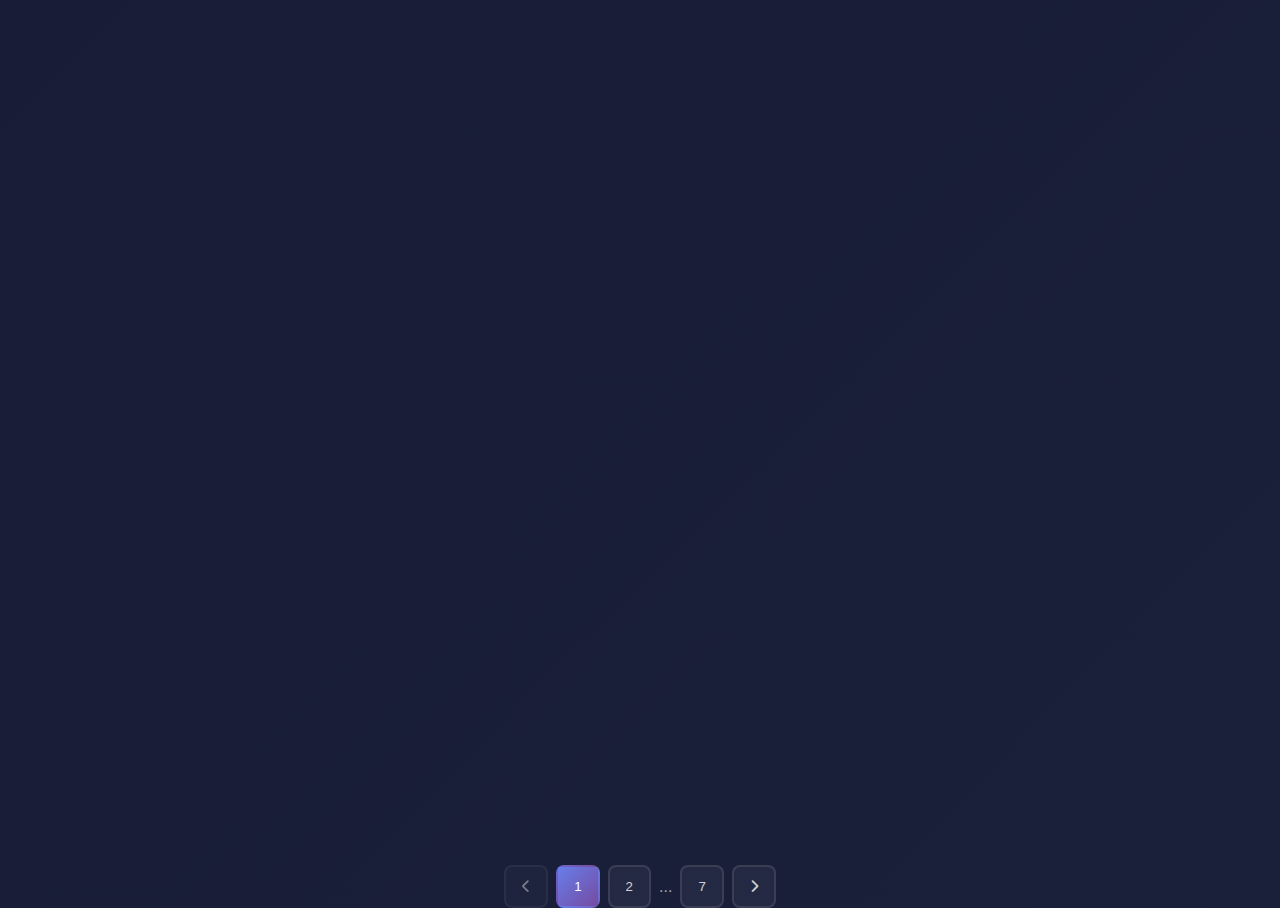
<file: ia-positiva.html>
<!DOCTYPE html>
<html lang="es">
<head>
    <meta charset="UTF-8">
    <meta name="viewport" content="width=device-width, initial-scale=1.0">

    <!-- SEO Optimizado - Blog IA Positiva -->
    <title>Blog IA Positiva | Noticias e Historias que Transforman el Mundo - JUAMPI IA</title>
    <meta name="description" content="Descubre las últimas noticias e historias de IA con impacto positivo. Innovaciones en salud, educación, medio ambiente y tecnología que están transformando nuestra sociedad para mejor.">
    <meta name="keywords" content="blog IA, noticias IA, historias IA, artículos IA, IA positiva, innovación IA, tecnología responsable, impacto social IA">
    <meta name="author" content="JUAMPI IA">

    <!-- Meta tags SEO -->
    <meta name="robots" content="index, follow">
    <meta name="language" content="es">
    <meta name="theme-color" content="#667eea">

    <!-- Open Graph -->
    <meta property="og:type" content="website">
    <meta property="og:title" content="Blog IA Positiva | Noticias e Historias con Impacto - JUAMPI IA">
    <meta property="og:description" content="Descubre las últimas noticias e historias de IA con impacto positivo real. Innovaciones que transforman el mundo.">
    <meta property="og:image" content="assets/images/8be46b00-4882-4600-b720-4d76db9c35db.png">
    <meta property="og:url" content="https://juampi-ia.com/ia-positiva.html">

    <!-- Twitter Card -->
    <meta property="twitter:card" content="summary_large_image">
    <meta property="twitter:title" content="Blog IA Positiva | Noticias e Historias - JUAMPI IA">
    <meta property="twitter:description" content="Descubre cómo la IA está transformando positivamente nuestro mundo.">

    <link rel="icon" href="assets/images/logo_circle_gradient.svg" type="image/svg+xml">
    <link rel="manifest" href="manifest.json">

    <!-- Critical CSS - Inline for above-the-fold content -->
    <style>
        /* Design Tokens Modernos */
        :root {
            --primary-gradient: linear-gradient(135deg, #667eea 0%, #764ba2 100%);
            --secondary-gradient: linear-gradient(135deg, #f093fb 0%, #f5576c 100%);
            --dark-gradient: linear-gradient(135deg, #0a0e27 0%, #151933 50%, #1a1f3a 100%);
            --glass-bg: rgba(255, 255, 255, 0.05);
            --glass-border: rgba(255, 255, 255, 0.1);
            --text-primary: #ffffff;
            --text-secondary: rgba(255, 255, 255, 0.8);
            --text-muted: rgba(255, 255, 255, 0.6);
            --shadow-xl: 0 20px 40px rgba(0, 0, 0, 0.4);
            --shadow-glow: 0 0 30px rgba(102, 126, 234, 0.3);
            --header-height: 80px;
            --container-max-width: 1400px;
            --font-primary: 'Inter', -apple-system, BlinkMacSystemFont, sans-serif;
            --transition-smooth: all 0.3s cubic-bezier(0.4, 0, 0.2, 1);
        }

        /* Reset and Base Styles */
        *, *::before, *::after {
            box-sizing: border-box;
            margin: 0;
            padding: 0;
        }

        html {
            scroll-behavior: smooth;
        }

        body {
            font-family: var(--font-primary);
            background: var(--dark-gradient);
            color: var(--text-primary);
            line-height: 1.6;
            min-height: 100vh;
            overflow-x: hidden;
        }

        /* Navigation Glassmorphism */
        .navbar {
            position: fixed;
            top: 0;
            left: 0;
            right: 0;
            height: var(--header-height);
            background: rgba(10, 14, 39, 0.8);
            backdrop-filter: blur(20px);
            border-bottom: 1px solid var(--glass-border);
            z-index: 1000;
            transition: var(--transition-smooth);
        }

        .navbar.scrolled {
            background: rgba(10, 14, 39, 0.95);
            box-shadow: var(--shadow-xl);
        }

        .nav-container {
            max-width: var(--container-max-width);
            margin: 0 auto;
            padding: 0 2rem;
            height: 100%;
            display: flex;
            align-items: center;
            justify-content: space-between;
        }

        .nav-logo {
            display: flex;
            align-items: center;
            gap: 1rem;
            text-decoration: none;
            font-weight: 800;
            font-size: 1.5rem;
            background: var(--primary-gradient);
            -webkit-background-clip: text;
            -webkit-text-fill-color: transparent;
            background-clip: text;
            transition: var(--transition-smooth);
        }

        .nav-logo:hover {
            transform: scale(1.05);
        }

        .nav-logo img {
            width: 50px;
            height: 50px;
            border-radius: 50%;
            box-shadow: 0 4px 20px rgba(102, 126, 234, 0.3);
        }

        .nav-menu {
            display: flex;
            align-items: center;
            gap: 0.5rem;
            list-style: none;
        }

        .nav-link {
            padding: 0.75rem 1.5rem;
            border-radius: 2rem;
            text-decoration: none;
            color: var(--text-secondary);
            font-weight: 500;
            transition: var(--transition-smooth);
            position: relative;
            overflow: hidden;
        }

        .nav-link::before {
            content: '';
            position: absolute;
            top: 0;
            left: -100%;
            width: 100%;
            height: 100%;
            background: var(--primary-gradient);
            transition: left 0.3s ease;
            z-index: -1;
        }

        .nav-link:hover::before,
        .nav-link.active::before {
            left: 0;
        }

        .nav-link:hover,
        .nav-link.active {
            color: var(--text-primary);
            transform: translateY(-2px);
        }

        .mobile-menu-toggle {
            display: none;
            background: var(--glass-bg);
            border: 1px solid var(--glass-border);
            border-radius: 0.5rem;
            padding: 0.75rem;
            color: var(--text-primary);
            font-size: 1.25rem;
            cursor: pointer;
            transition: var(--transition-smooth);
        }

        .mobile-menu-toggle:hover {
            background: rgba(255, 255, 255, 0.2);
            transform: scale(1.05);
        }

        /* Blog Hero Section */
        .blog-hero {
            min-height: 100vh;
            display: flex;
            align-items: center;
            justify-content: center;
            position: relative;
            overflow: hidden;
            padding: var(--header-height) 2rem 2rem;
        }

        .hero-particles {
            position: absolute;
            top: 0;
            left: 0;
            width: 100%;
            height: 100%;
            background-image:
                radial-gradient(circle at 20% 30%, rgba(102, 126, 234, 0.2) 0%, transparent 50%),
                radial-gradient(circle at 80% 70%, rgba(118, 75, 162, 0.2) 0%, transparent 50%),
                radial-gradient(circle at 50% 50%, rgba(240, 147, 251, 0.1) 0%, transparent 70%);
            animation: float-particles 20s ease-in-out infinite;
        }

        @keyframes float-particles {
            0%, 100% { transform: translate(0, 0) rotate(0deg); }
            25% { transform: translate(-30px, -50px) rotate(90deg); }
            50% { transform: translate(50px, -30px) rotate(180deg); }
            75% { transform: translate(-20px, 40px) rotate(270deg); }
        }

        .blog-hero-content {
            max-width: 1000px;
            width: 100%;
            text-align: center;
            position: relative;
            z-index: 2;
        }

        .blog-badge {
            display: inline-flex;
            align-items: center;
            gap: 0.5rem;
            background: var(--secondary-gradient);
            padding: 0.75rem 1.5rem;
            border-radius: 2rem;
            font-weight: 600;
            margin-bottom: 2rem;
            box-shadow: var(--shadow-glow);
            animation: pulse-badge 2s ease-in-out infinite;
        }

        @keyframes pulse-badge {
            0%, 100% { transform: scale(1); }
            50% { transform: scale(1.05); }
        }

        .blog-title {
            font-size: clamp(2.5rem, 8vw, 4rem);
            font-weight: 900;
            line-height: 1.1;
            margin-bottom: 1.5rem;
            background: var(--primary-gradient);
            -webkit-background-clip: text;
            -webkit-text-fill-color: transparent;
            background-clip: text;
            text-shadow: 0 4px 20px rgba(102, 126, 234, 0.3);
        }

        .blog-subtitle {
            font-size: clamp(1.2rem, 3vw, 1.6rem);
            color: var(--text-secondary);
            margin-bottom: 3rem;
            max-width: 800px;
            margin-left: auto;
            margin-right: auto;
            line-height: 1.7;
        }

        /* Blog Stats */
        .blog-stats {
            display: grid;
            grid-template-columns: repeat(auto-fit, minmax(200px, 1fr));
            gap: 2rem;
            margin: 3rem 0;
        }

        .blog-stat-card {
            background: var(--glass-bg);
            backdrop-filter: blur(20px);
            border: 1px solid var(--glass-border);
            border-radius: 2rem;
            padding: 2rem;
            text-align: center;
            transition: var(--transition-smooth);
        }

        .blog-stat-card:hover {
            transform: translateY(-5px);
            box-shadow: var(--shadow-xl);
            background: rgba(255, 255, 255, 0.1);
        }

        .stat-number {
            font-size: 2.5rem;
            font-weight: 800;
            background: var(--primary-gradient);
            -webkit-background-clip: text;
            -webkit-text-fill-color: transparent;
            background-clip: text;
            margin-bottom: 0.5rem;
        }

        .stat-label {
            color: var(--text-secondary);
            font-size: 0.9rem;
            text-transform: uppercase;
            letter-spacing: 1px;
        }

        /* Controls Section */
        .blog-controls {
            background: var(--glass-bg);
            backdrop-filter: blur(20px);
            border: 1px solid var(--glass-border);
            border-radius: 2rem;
            padding: 2rem;
            margin: 3rem auto;
            max-width: var(--container-max-width);
        }

        .controls-header {
            text-align: center;
            margin-bottom: 2rem;
        }

        .controls-title {
            font-size: 1.5rem;
            font-weight: 700;
            margin-bottom: 1rem;
            background: var(--primary-gradient);
            -webkit-background-clip: text;
            -webkit-text-fill-color: transparent;
            background-clip: text;
        }

        .filter-tabs {
            display: flex;
            gap: 1rem;
            justify-content: center;
            flex-wrap: wrap;
            margin-bottom: 2rem;
        }

        .filter-tab {
            padding: 0.75rem 1.5rem;
            border: 2px solid var(--glass-border);
            border-radius: 2rem;
            background: var(--glass-bg);
            color: var(--text-secondary);
            text-decoration: none;
            font-weight: 500;
            transition: var(--transition-smooth);
            cursor: pointer;
            display: flex;
            align-items: center;
            gap: 0.5rem;
        }

        .filter-tab:hover {
            background: rgba(255, 255, 255, 0.1);
            transform: translateY(-2px);
        }

        .filter-tab.active {
            background: var(--primary-gradient);
            border-color: transparent;
            color: white;
        }

        .search-container {
            max-width: 500px;
            margin: 0 auto;
        }

        .search-input {
            width: 100%;
            padding: 1rem 1.5rem;
            border: 2px solid var(--glass-border);
            border-radius: 2rem;
            background: var(--glass-bg);
            color: var(--text-primary);
            font-size: 1rem;
            transition: var(--transition-smooth);
        }

        .search-input::placeholder {
            color: var(--text-muted);
        }

        .search-input:focus {
            outline: none;
            border-color: #667eea;
            background: rgba(255, 255, 255, 0.1);
        }

        /* Content Sections */
        .content-section {
            padding: 3rem 2rem;
            max-width: var(--container-max-width);
            margin: 0 auto;
        }

        .section-header {
            text-align: center;
            margin-bottom: 3rem;
        }

        .section-title {
            font-size: clamp(2rem, 5vw, 3rem);
            font-weight: 800;
            margin-bottom: 1rem;
            background: var(--primary-gradient);
            -webkit-background-clip: text;
            -webkit-text-fill-color: transparent;
            background-clip: text;
        }

        .section-subtitle {
            color: var(--text-secondary);
            font-size: 1.1rem;
            max-width: 600px;
            margin: 0 auto;
        }

        /* Content Grid */
        .content-grid {
            display: grid;
            grid-template-columns: repeat(auto-fit, minmax(400px, 1fr));
            gap: 2rem;
        }

        /* News Cards */
        .news-card {
            background: var(--glass-bg);
            backdrop-filter: blur(20px);
            border: 1px solid var(--glass-border);
            border-radius: 2rem;
            overflow: hidden;
            transition: var(--transition-smooth);
            position: relative;
        }

        .news-card:hover {
            transform: translateY(-8px);
            box-shadow: var(--shadow-xl);
        }

        .news-card-header {
            position: relative;
            padding: 1.5rem;
            background: linear-gradient(135deg, rgba(102, 126, 234, 0.1), rgba(118, 75, 162, 0.1));
            border-bottom: 1px solid var(--glass-border);
        }

        .news-category {
            display: inline-flex;
            align-items: center;
            gap: 0.5rem;
            background: var(--primary-gradient);
            padding: 0.5rem 1rem;
            border-radius: 2rem;
            font-size: 0.875rem;
            font-weight: 600;
            color: white;
            margin-bottom: 1rem;
        }

        .news-date {
            color: var(--text-muted);
            font-size: 0.875rem;
            display: flex;
            align-items: center;
            gap: 0.5rem;
        }

        .news-title {
            font-size: 1.25rem;
            font-weight: 700;
            color: var(--text-primary);
            margin-bottom: 1rem;
            line-height: 1.4;
        }

        .news-description {
            color: var(--text-secondary);
            line-height: 1.6;
            margin-bottom: 1.5rem;
        }

        .news-content {
            padding: 1.5rem;
        }

        .valor-positivo-section {
            background: linear-gradient(135deg, rgba(16, 185, 129, 0.1), rgba(59, 130, 246, 0.1));
            border: 1px solid rgba(16, 185, 129, 0.2);
            border-radius: 1rem;
            padding: 1.5rem;
            margin-bottom: 1.5rem;
        }

        .valor-positivo-title {
            font-size: 1rem;
            font-weight: 600;
            color: #10b981;
            margin-bottom: 0.75rem;
            display: flex;
            align-items: center;
            gap: 0.5rem;
        }

        .valor-positivo-text {
            color: var(--text-secondary);
            line-height: 1.6;
            font-size: 0.9rem;
        }

        .uso-comun-section {
            background: linear-gradient(135deg, rgba(59, 130, 246, 0.1), rgba(139, 92, 246, 0.1));
            border: 1px solid rgba(59, 130, 246, 0.2);
            border-radius: 1rem;
            padding: 1.5rem;
            margin-bottom: 1.5rem;
        }

        .uso-comun-title {
            font-size: 1rem;
            font-weight: 600;
            color: #3b82f6;
            margin-bottom: 0.75rem;
            display: flex;
            align-items: center;
            gap: 0.5rem;
        }

        .uso-comun-text {
            color: var(--text-secondary);
            line-height: 1.6;
            font-size: 0.9rem;
        }

        .casos-uso-section {
            margin-bottom: 1.5rem;
        }

        .casos-uso-title {
            font-size: 1rem;
            font-weight: 600;
            color: #ec4899;
            margin-bottom: 1rem;
            display: flex;
            align-items: center;
            gap: 0.5rem;
        }

        .casos-uso-list {
            list-style: none;
            padding: 0;
        }

        .casos-uso-item {
            background: rgba(236, 72, 153, 0.1);
            border: 1px solid rgba(236, 72, 153, 0.2);
            border-radius: 0.5rem;
            padding: 1rem;
            margin-bottom: 0.75rem;
            color: var(--text-secondary);
            font-size: 0.85rem;
            line-height: 1.5;
            display: flex;
            align-items: start;
            gap: 0.75rem;
        }

        .casos-uso-item i {
            color: #ec4899;
            margin-top: 0.25rem;
            flex-shrink: 0;
        }

        .buenas-practicas-section {
            background: linear-gradient(135deg, rgba(251, 146, 60, 0.1), rgba(245, 158, 11, 0.1));
            border: 1px solid rgba(251, 146, 60, 0.2);
            border-radius: 1rem;
            padding: 1.5rem;
            margin-bottom: 1.5rem;
        }

        .buenas-practicas-title {
            font-size: 1rem;
            font-weight: 600;
            color: #fb923c;
            margin-bottom: 0.75rem;
            display: flex;
            align-items: center;
            gap: 0.5rem;
        }

        .buenas-practicas-text {
            color: var(--text-secondary);
            line-height: 1.6;
            font-size: 0.9rem;
        }

        /* Pagination */
        .pagination {
            display: flex;
            justify-content: center;
            align-items: center;
            gap: 0.5rem;
            margin-top: 3rem;
        }

        .pagination-btn {
            padding: 0.75rem 1rem;
            border: 2px solid var(--glass-border);
            border-radius: 0.5rem;
            background: var(--glass-bg);
            color: var(--text-secondary);
            text-decoration: none;
            font-weight: 500;
            transition: var(--transition-smooth);
            cursor: pointer;
        }

        .pagination-btn:hover {
            background: rgba(255, 255, 255, 0.1);
            color: var(--text-primary);
        }

        .pagination-btn.active {
            background: var(--primary-gradient);
            border-color: transparent;
            color: white;
        }

        .pagination-btn:disabled {
            opacity: 0.5;
            cursor: not-allowed;
        }

        /* No Results */
        .no-results {
            text-align: center;
            padding: 4rem 2rem;
            color: var(--text-muted);
        }

        .no-results i {
            font-size: 4rem;
            margin-bottom: 1rem;
            opacity: 0.5;
        }

        /* Responsive Design */
        @media (max-width: 768px) {
            :root {
                --header-height: 70px;
            }

            .nav-menu {
                position: fixed;
                top: var(--header-height);
                left: 0;
                right: 0;
                background: rgba(10, 14, 39, 0.98);
                backdrop-filter: blur(20px);
                flex-direction: column;
                padding: 2rem;
                gap: 1rem;
                transform: translateX(-100%);
                transition: transform 0.3s ease;
                box-shadow: var(--shadow-xl);
            }

            .nav-menu.active {
                transform: translateX(0);
            }

            .mobile-menu-toggle {
                display: block;
            }

            .content-grid {
                grid-template-columns: 1fr;
                gap: 1.5rem;
            }

            .blog-stats {
                grid-template-columns: repeat(2, 1fr);
            }

            .filter-tabs {
                gap: 0.5rem;
            }

            .filter-tab {
                padding: 0.5rem 1rem;
                font-size: 0.875rem;
            }
        }

        /* Animations */
        .fade-in {
            opacity: 0;
            transform: translateY(30px);
            animation: fadeInUp 0.8s ease-out forwards;
        }

        @keyframes fadeInUp {
            to {
                opacity: 1;
                transform: translateY(0);
            }
        }

        .fade-in-delay-1 { animation-delay: 0.1s; }
        .fade-in-delay-2 { animation-delay: 0.2s; }
        .fade-in-delay-3 { animation-delay: 0.3s; }
    </style>

    <!-- Font Awesome -->
    <link rel="stylesheet" href="https://cdnjs.cloudflare.com/ajax/libs/font-awesome/6.4.0/css/all.min.css">
</head>
<body>
    <!-- Navigation Modern -->
    <nav class="navbar" id="navbar">
        <div class="nav-container">
            <a href="index.html" class="nav-logo">
                <img src="assets/images/logo_circle_gradient.svg" alt="JUAMPI IA Logo">
                <span>JUAMPI IA</span>
            </a>

            <ul class="nav-menu" id="navMenu">
                <li><a href="index.html" class="nav-link">Inicio</a></li>
                <li><a href="ia-positiva.html" class="nav-link active">IA Positiva</a></li>
                <li><a href="lo-basico-ia.html" class="nav-link">Lo Básico de IA</a></li>
                <li><a href="contacto.html" class="nav-link">Contacto</a></li>
            </ul>

            <button class="mobile-menu-toggle" id="mobileMenuToggle" aria-label="Toggle navigation menu">
                <i class="fas fa-bars"></i>
            </button>
        </div>
    </nav>

    <!-- Blog Hero Section -->
    <section class="blog-hero">
        <div class="hero-particles"></div>

        <div class="blog-hero-content fade-in">
            <div class="blog-badge">
                <i class="fas fa-heart"></i>
                <span>Blog de IA Positiva</span>
            </div>

            <h1 class="blog-title">
                Noticias e Historias que Transforman el Mundo
            </h1>

            <p class="blog-subtitle">
                Descubre las últimas noticias e historias con análisis profundos sobre cómo la inteligencia artificial
                está creando un impacto positivo real en nuestra sociedad.
            </p>

            <div class="blog-stats">
                <div class="blog-stat-card">
                    <div class="stat-number">30+</div>
                    <div class="stat-label">Noticias de Octubre</div>
                </div>
                <div class="blog-stat-card">
                    <div class="stat-number">8</div>
                    <div class="stat-label">Historias IA Positiva</div>
                </div>
                <div class="blog-stat-card">
                    <div class="stat-number">100%</div>
                    <div class="stat-label">Impacto Positivo</div>
                </div>
                <div class="blog-stat-card">
                    <div class="stat-number">24/7</div>
                    <div class="stat-label">Contenido Actualizado</div>
                </div>
            </div>
        </div>
    </section>

    <!-- Blog Controls -->
    <div class="blog-controls">
        <div class="controls-header">
            <h2 class="controls-title">Explora Contenido Positivo</h2>
            <p class="section-subtitle">Filtra por tipo de contenido o busca temas específicos</p>
        </div>

        <div class="filter-tabs" id="filterTabs">
            <button class="filter-tab active" data-filter="all">
                <i class="fas fa-globe"></i> Todo
            </button>
            <button class="filter-tab" data-filter="news">
                <i class="fas fa-newspaper"></i> Noticias
            </button>
            <button class="filter-tab" data-filter="articles">
                <i class="fas fa-book-open"></i> Historias
            </button>
        </div>

        <div class="search-container">
            <input type="text" class="search-input" id="searchInput" placeholder="🔍 Buscar noticias o historias...">
        </div>
    </div>

    <!-- Noticias de Octubre 2025 -->
    <section class="content-section" id="noticias-section">
        <div class="section-header">
            <h2 class="section-title">📰 Noticias de Octubre 2025</h2>
            <p class="section-subtitle">Las últimas noticias sobre inteligencia artificial con impacto positivo</p>
        </div>

        <div class="content-grid" id="newsGrid">
            <!-- Las noticias se cargarán dinámicamente -->
        </div>
    </section>

    <!-- Historias IA Positiva -->
    <section class="content-section" id="articulos-section">
        <div class="section-header">
            <h2 class="section-title">📖 Historias IA Positiva</h2>
            <p class="section-subtitle">Análisis profundos con casos de uso prácticos y guías de aplicación</p>
        </div>

        <div class="content-grid" id="articlesGrid">
            <!-- Las historias se cargarán dinámicamente -->
        </div>
    </section>

    <!-- Pagination -->
    <div class="pagination" id="pagination">
        <!-- Se generará dinámicamente -->
    </div>

    <!-- JavaScript -->
    <script src="assets/js/mobile-menu-unificado.js"></script>
    <script>
        // Global variables
        let noticiasData = [];
        let articulosData = [];
        let filteredContent = [];
        let currentFilter = 'all';
        let currentPage = 1;
        const itemsPerPage = 6;

        // Navigation scroll effect
        window.addEventListener('scroll', () => {
            const navbar = document.getElementById('navbar');
            if (window.scrollY > 50) {
                navbar.classList.add('scrolled');
            } else {
                navbar.classList.remove('scrolled');
            }
        });

        // Mapeo de imágenes existentes para noticias
        const imagenesNoticiasDisponibles = [
            'assets/images/novedad-cuantica.png',
            'assets/images/novedad-farmacos.png',
            'assets/images/novedad-espacio.png',
            'assets/images/Diagnóstico Médico.png',
            'assets/images/IA en Educación.png',
            'assets/images/IA y Medio Ambiente.png',
            'assets/images/robotica-industria.png',
            'assets/images/IA en Medicina.png',
            'assets/images/Educación en Conflictos.png',
            'assets/images/Erradicación Hambre.png',
            'assets/images/Medicina Personalizada.png',
            'assets/images/Descubrimientos Científicos.png',
            'assets/images/Neuralink Avanzado.png',
            'assets/images/Predicción Futuro.png',
            'assets/images/Traducción Animal.png',
            'assets/images/Modificación ADN.png',
            'assets/images/Comunicación Dimensional.png',
            'assets/images/Predicción Terremotos.png',
            'assets/images/Brazo Robótico de Precisión.png',
            'assets/images/Interacción Humano-Robot.png',
            'assets/images/Mente Leída.png',
            'assets/images/Sueños de una IA.png',
            'assets/images/IA Artista.png',
            'assets/images/IA Smartphone.png',
            'assets/images/hero_contacto.png',
            'assets/images/curiosidades_ia.png',
            'assets/images/robotica-interaccion.png',
            'assets/images/curiosidad-sueno.png',
            'assets/images/curiosidad-artista.png',
            'assets/images/aplicaciones_increibles.png'
        ];

        // Cargar datos
        async function cargarDatos() {
            try {
                // Cargar noticias
                const noticiasResponse = await fetch('assets/noticias-octubre-2025.json');
                const noticiasJson = await noticiasResponse.json();
                noticiasData = noticiasJson.noticias;

                // Asignar imágenes existentes a las noticias
                noticiasData.forEach((noticia, index) => {
                    if (index < imagenesNoticiasDisponibles.length) {
                        noticia.imagen_destacada = imagenesNoticiasDisponibles[index];
                    } else {
                        // Imagen por defecto para noticias adicionales
                        noticia.imagen_destacada = 'assets/images/ia_positiva.png';
                    }
                });

                // Cargar historias
                const articulosResponse = await fetch('assets/articulos-valor-positivo.json');
                const articulosJson = await articulosResponse.json();
                articulosData = articulosJson.articulos;
                categoriasData = articulosJson.categorias;

                // Inicializar con todo el contenido
                filtrarContenido('all');
            } catch (error) {
                console.error('Error al cargar datos:', error);
            }
        }

        // Filtrar contenido
        function filtrarContenido(filter) {
            currentFilter = filter;
            currentPage = 1;

            // Actualizar tabs activos
            document.querySelectorAll('.filter-tab').forEach(tab => {
                tab.classList.remove('active');
                if (tab.dataset.filter === filter) {
                    tab.classList.add('active');
                }
            });

            // Filtrar contenido
            switch (filter) {
                case 'news':
                    filteredContent = noticiasData.map(noticia => ({
                        ...noticia,
                        type: 'news',
                        category: 'Noticia',
                        categoria: 'Noticias'
                    }));
                    break;
                case 'articles':
                    filteredContent = articulosData.map(articulo => ({
                        ...articulo,
                        type: 'article',
                        category: 'Historia',
                        categoria: 'Historias'
                    }));
                    break;
                default:
                    filteredContent = [
                        ...noticiasData.map(noticia => ({
                            ...noticia,
                            type: 'news',
                            category: 'Noticia',
                            categoria: 'Noticias'
                        })),
                        ...articulosData.map(articulo => {
                            const categoriaInfo = categoriasData[articulo.categoria];
                            return {
                                ...articulo,
                                type: 'article',
                                category: categoriaInfo ? categoriaInfo.nombre : 'Artículo',
                                categoria: categoriaInfo ? categoriaInfo.nombre : 'Artículo',
                                color: categoriaInfo ? categoriaInfo.color : '#667eea',
                                icono: categoriaInfo ? categoriaInfo.icono : 'fa-book-open'
                            };
                        })
                    ];
            }

            // Aplicar búsqueda si hay término
            const searchTerm = document.getElementById('searchInput').value.toLowerCase();
            if (searchTerm) {
                filteredContent = filteredContent.filter(item => {
                    if (item.type === 'news') {
                        return item.title.toLowerCase().includes(searchTerm) ||
                               item.description.toLowerCase().includes(searchTerm) ||
                               (item.impacto_positivo && item.impacto_positivo.toLowerCase().includes(searchTerm));
                    } else {
                        return item.titulo.toLowerCase().includes(searchTerm) ||
                               item.descripcion.toLowerCase().includes(searchTerm) ||
                               item.valorPositivo.toLowerCase().includes(searchTerm);
                    }
                });
            }

            renderizarContenido();
        }

        // Renderizar contenido
        function renderizarContenido() {
            const noticiasGrid = document.getElementById('newsGrid');
            const articlesGrid = document.getElementById('articlesGrid');
            const pagination = document.getElementById('pagination');

            // Separar noticias e historias
            const noticias = filteredContent.filter(item => item.type === 'news');
            const articulos = filteredContent.filter(item => item.type === 'article');

            // Paginar
            const startIndex = (currentPage - 1) * itemsPerPage;
            const endIndex = startIndex + itemsPerPage;

            const paginatedNews = noticias.slice(startIndex, endIndex);
            const paginatedArticles = articulos.slice(startIndex, endIndex);

            // Renderizar noticias
            if (paginatedNews.length > 0) {
                noticiasGrid.innerHTML = paginatedNews.map(noticia => `
                    <div class="news-card fade-in">
                        <div class="news-card-header">
                            <div class="news-category">
                                <i class="fas fa-newspaper"></i>
                                ${noticia.category}
                            </div>
                            <div class="news-date">
                                <i class="fas fa-calendar"></i>
                                ${new Date(noticia.date).toLocaleDateString('es-ES', {
                                    year: 'numeric',
                                    month: 'long',
                                    day: 'numeric'
                                })}
                            </div>
                            <h3 class="news-title">${noticia.title}</h3>
                            <p class="news-description">${noticia.description}</p>
                        </div>
                        <div class="news-content">
                            <div class="valor-positivo-section">
                                <div class="valor-positivo-title">
                                    <i class="fas fa-heart"></i>
                                    ¿Por qué es positivo?
                                </div>
                                <p class="valor-positivo-text">${noticia.impacto_positivo || 'Esta noticia representa un avance significativo en el campo de la inteligencia artificial, abriendo nuevas posibilidades para la sociedad.'}</p>
                            </div>
                            <div class="uso-comun-section">
                                <div class="uso-comun-title">
                                    <i class="fas fa-user"></i>
                                    ¿Cómo puedes usarlo?
                                </div>
                                <p class="uso-comun-text">${noticia.how_to_use || 'Puedes explorar esta tecnología a través de plataformas y aplicaciones que ya están disponibles en el mercado.'}</p>
                            </div>
                            <div class="casos-uso-section">
                                <div class="casos-uso-title">
                                    <i class="fas fa-lightbulb"></i>
                                    3 Casos de uso prácticos
                                </div>
                                <ul class="casos-uso-list">
                                    ${noticia.use_cases ? noticia.use_cases.slice(0, 3).map(useCase => `
                                        <li class="casos-uso-item">
                                            <i class="fas fa-check-circle"></i>
                                            <span>${useCase}</span>
                                        </li>
                                    `).join('') : `
                                        <li class="casos-uso-item">
                                            <i class="fas fa-check-circle"></i>
                                            <span>Aplicaciones en industria y negocios</span>
                                        </li>
                                        <li class="casos-uso-item">
                                            <i class="fas fa-check-circle"></i>
                                            <span>Herramientas para desarrolladores</span>
                                        </li>
                                        <li class="casos-uso-item">
                                            <i class="fas fa-check-circle"></i>
                                            <span>Soluciones para usuarios finales</span>
                                        </li>
                                    `}
                                </ul>
                            </div>
                            <div class="buenas-practicas-section">
                                <div class="buenas-practicas-title">
                                    <i class="fas fa-star"></i>
                                    Buenas prácticas
                                </div>
                                <p class="buenas-practicas-text">${noticia.best_practices || 'Mantente informado sobre las últimas actualizaciones y usa estas herramientas de manera responsable y ética.'}</p>
                            </div>
                        </div>
                    </div>
                `).join('');
            } else {
                noticiasGrid.innerHTML = '<div class="no-results"><i class="fas fa-newspaper"></i><h3>No hay noticias disponibles</h3></div>';
            }

            // Renderizar historias
            if (paginatedArticles.length > 0) {
                articlesGrid.innerHTML = paginatedArticles.map(articulo => `
                    <div class="news-card fade-in">
                        <div class="news-card-header">
                            <div class="news-category" style="background: ${articulo.color || '#667eea'}20; color: ${articulo.color || '#667eea'};">
                                <i class="fas ${articulo.icono || 'fa-book-open'}"></i>
                                ${articulo.category}
                            </div>
                            <div class="news-date">
                                <i class="fas fa-calendar"></i>
                                ${new Date(articulo.fecha).toLocaleDateString('es-ES', {
                                    year: 'numeric',
                                    month: 'long',
                                    day: 'numeric'
                                })}
                            </div>
                            <h3 class="news-title">${articulo.titulo}</h3>
                            <p class="news-description">${articulo.descripcion}</p>
                        </div>
                        <div class="news-content">
                            <div class="valor-positivo-section">
                                <div class="valor-positivo-title">
                                    <i class="fas fa-heart"></i>
                                    ¿Por qué es positivo?
                                </div>
                                <p class="valor-positivo-text">${articulo.valorPositivo}</p>
                            </div>
                            <div class="uso-comun-section">
                                <div class="uso-comun-title">
                                    <i class="fas fa-user"></i>
                                    ¿Cómo puedes usarlo?
                                </div>
                                <p class="uso-comun-text">${articulo.usoComun}</p>
                            </div>
                            <div class="casos-uso-section">
                                <div class="casos-uso-title">
                                    <i class="fas fa-lightbulb"></i>
                                    3 Casos de uso prácticos
                                </div>
                                <ul class="casos-uso-list">
                                    ${articulo.casosUso.map(caso => `
                                        <li class="casos-uso-item">
                                            <i class="fas fa-check-circle"></i>
                                            <span>${caso}</span>
                                        </li>
                                    `).join('')}
                                </ul>
                            </div>
                            <div class="buenas-practicas-section">
                                <div class="buenas-practicas-title">
                                    <i class="fas fa-star"></i>
                                    Buenas prácticas
                                </div>
                                <p class="buenas-practicas-text">${articulo.buenasPracticas}</p>
                            </div>
                        </div>
                    </div>
                `).join('');
            } else {
                articlesGrid.innerHTML = '<div class="no-results"><i class="fas fa-book-open"></i><h3>No hay historias disponibles</h3></div>';
            }

            // Renderizar paginación
            renderizarPaginacion();
        }

        // Renderizar paginación
        function renderizarPaginacion() {
            const pagination = document.getElementById('pagination');
            const totalItems = filteredContent.length;
            const totalPages = Math.ceil(totalItems / itemsPerPage);

            if (totalPages <= 1) {
                pagination.innerHTML = '';
                return;
            }

            let paginationHTML = '';

            // Botón anterior
            paginationHTML += `
                <button class="pagination-btn" ${currentPage === 1 ? 'disabled' : ''} onclick="cambiarPagina(${currentPage - 1})">
                    <i class="fas fa-chevron-left"></i>
                </button>
            `;

            // Números de página
            for (let i = 1; i <= totalPages; i++) {
                if (i === 1 || i === totalPages || (i >= currentPage - 1 && i <= currentPage + 1)) {
                    paginationHTML += `
                        <button class="pagination-btn ${i === currentPage ? 'active' : ''}" onclick="cambiarPagina(${i})">
                            ${i}
                        </button>
                    `;
                } else if (i === currentPage - 2 || i === currentPage + 2) {
                    paginationHTML += `<span style="color: var(--text-muted);">...</span>`;
                }
            }

            // Botón siguiente
            paginationHTML += `
                <button class="pagination-btn" ${currentPage === totalPages ? 'disabled' : ''} onclick="cambiarPagina(${currentPage + 1})">
                    <i class="fas fa-chevron-right"></i>
                </button>
            `;

            pagination.innerHTML = paginationHTML;
        }

        // Cambiar página
        function cambiarPagina(page) {
            currentPage = page;
            renderizarContenido();
            window.scrollTo({ top: 0, behavior: 'smooth' });
        }

        // Event listeners
        document.addEventListener('DOMContentLoaded', () => {
            // Cargar datos iniciales
            cargarDatos();

            // Filter tabs
            document.querySelectorAll('.filter-tab').forEach(tab => {
                tab.addEventListener('click', () => {
                    filtrarContenido(tab.dataset.filter);
                });
            });

            // Search input
            const searchInput = document.getElementById('searchInput');
            searchInput.addEventListener('input', () => {
                filtrarContenido(currentFilter);
            });
        });

        // Hacer la función global para que pueda ser llamada desde el HTML
        window.cambiarPagina = cambiarPagina;
    </script>
</body>
</html>
</file>
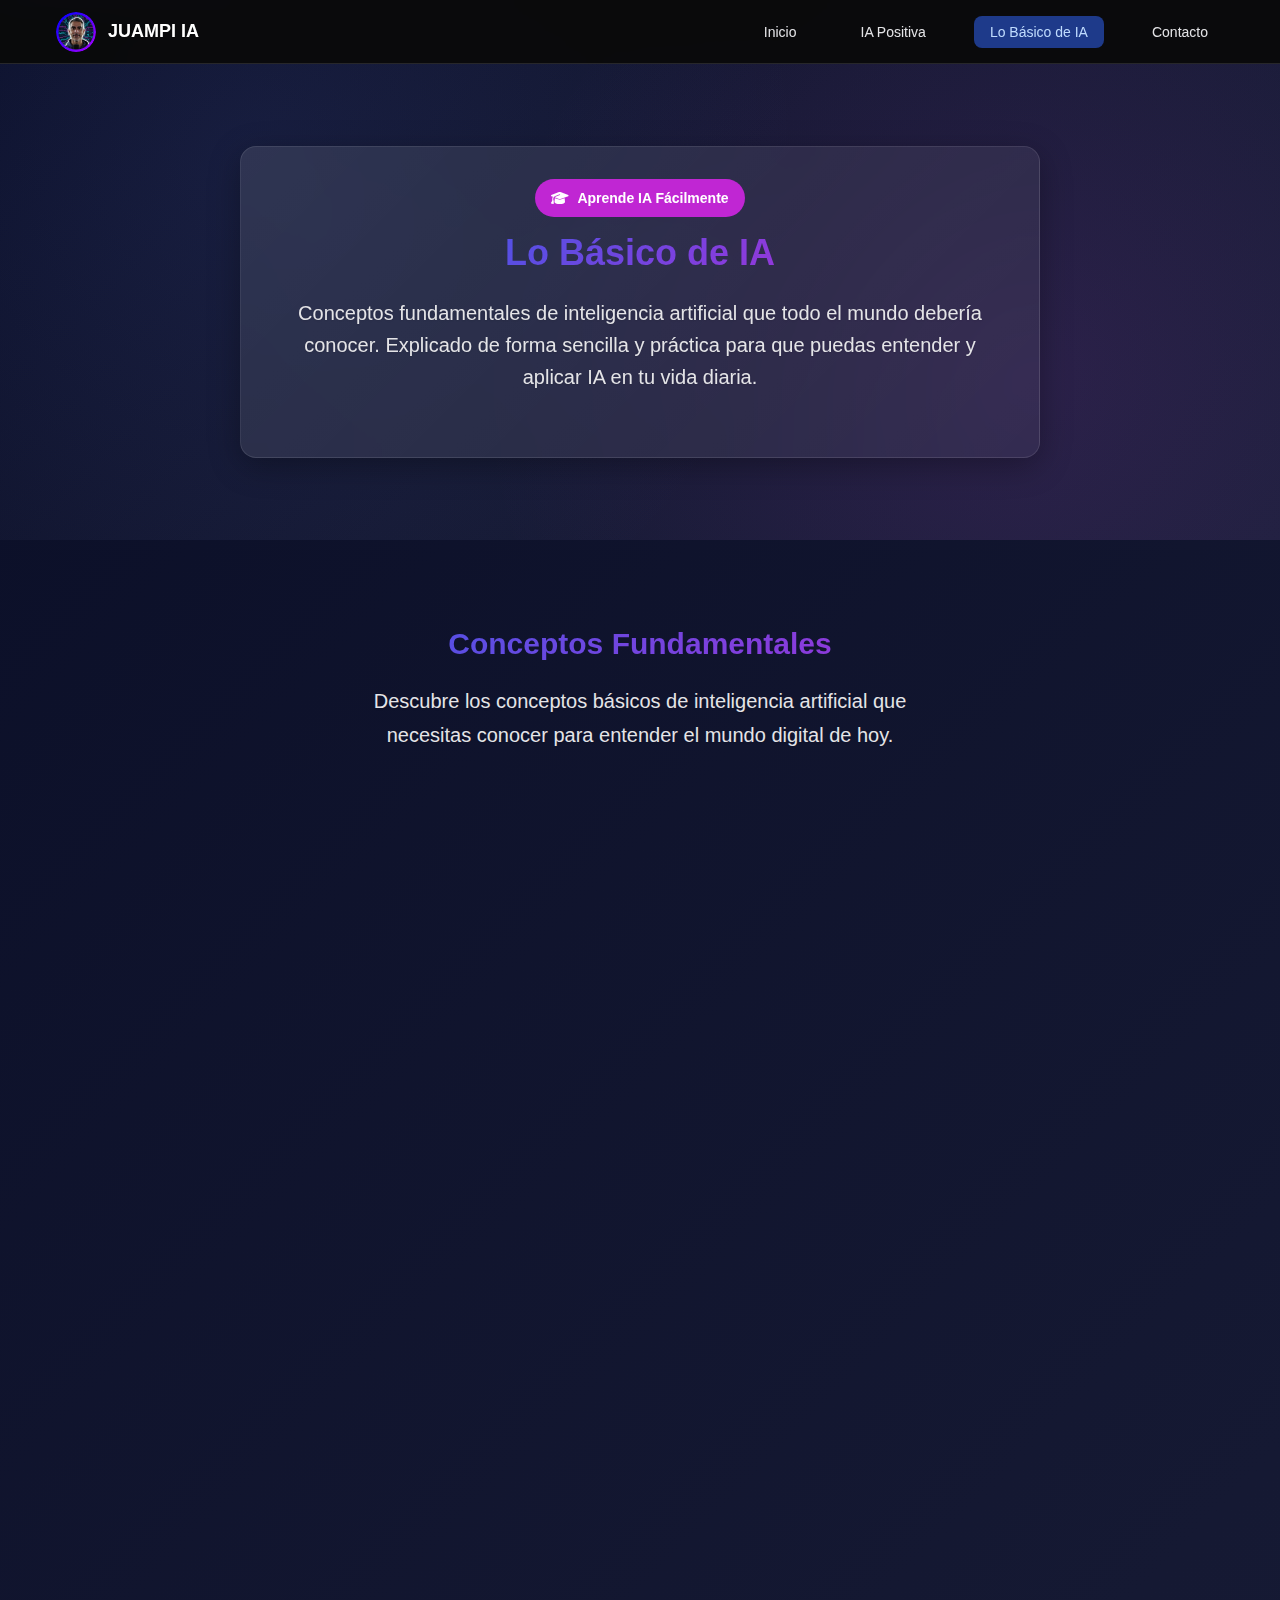
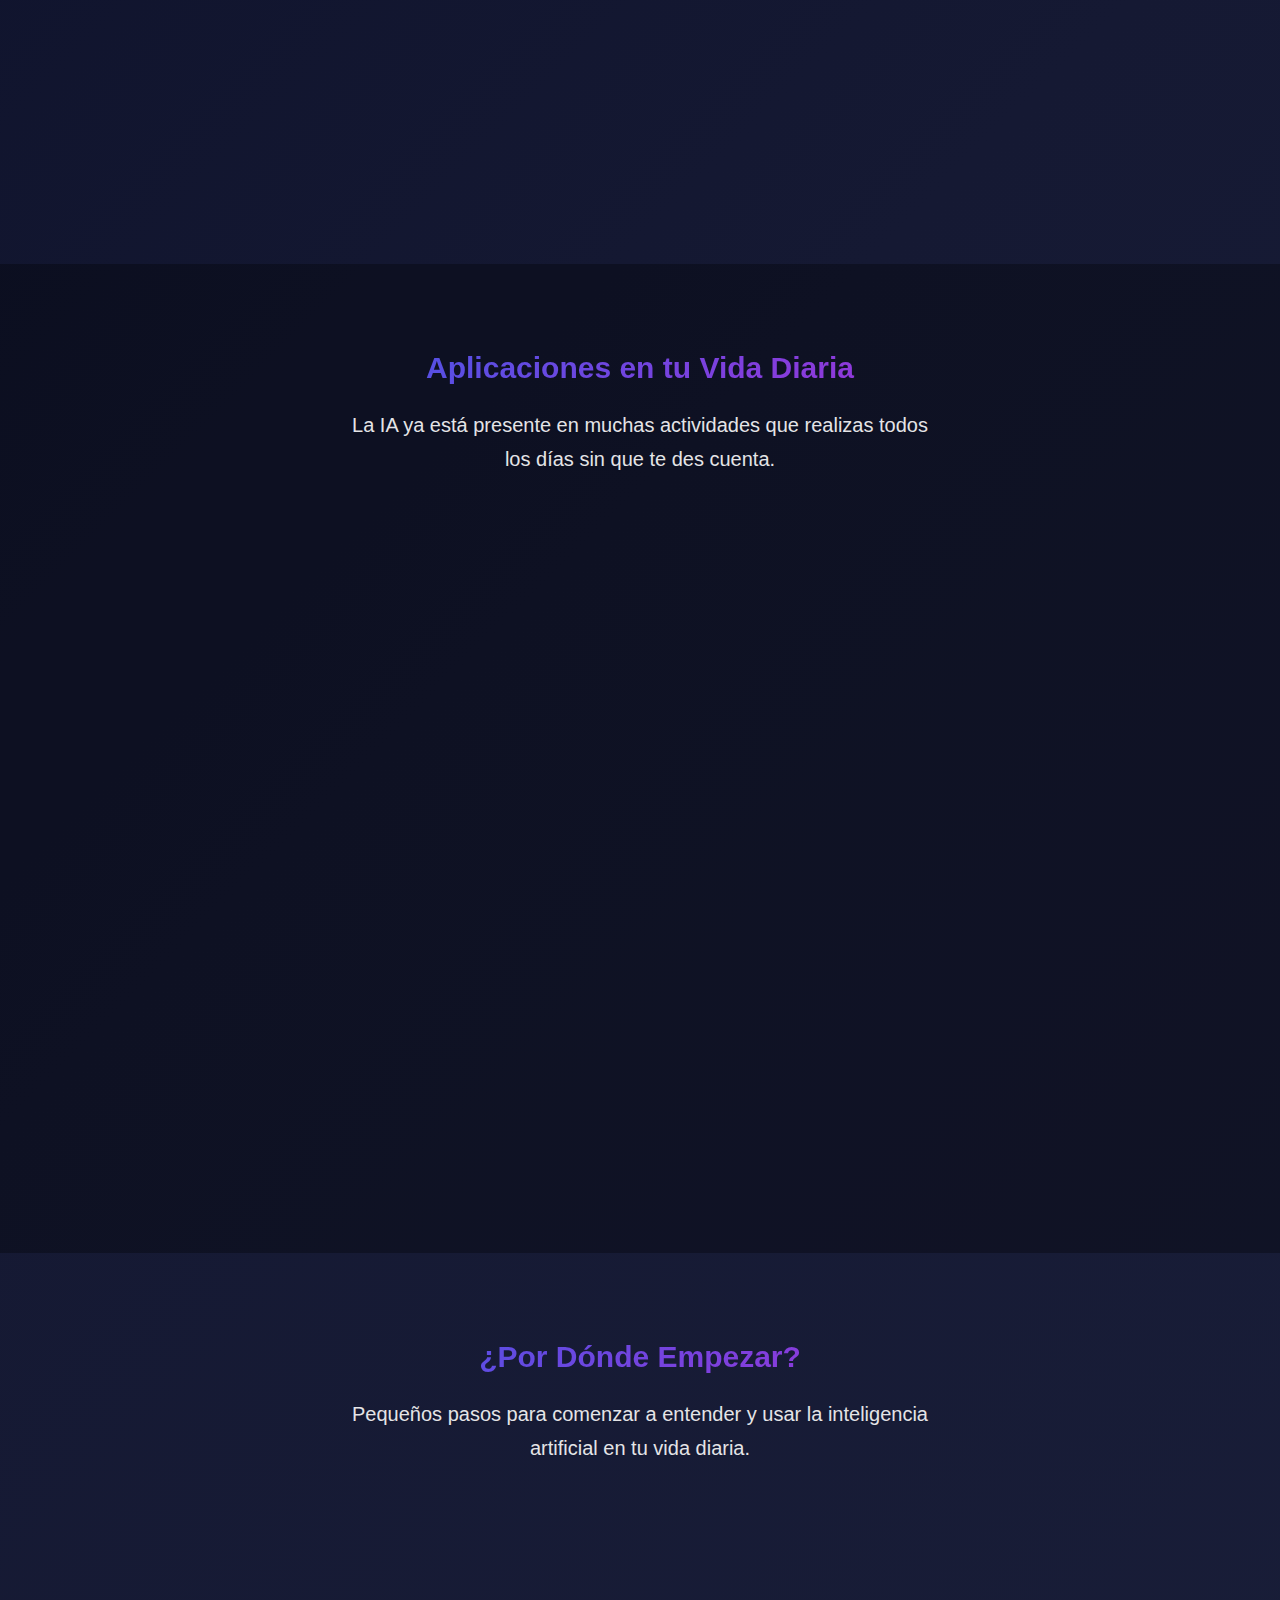
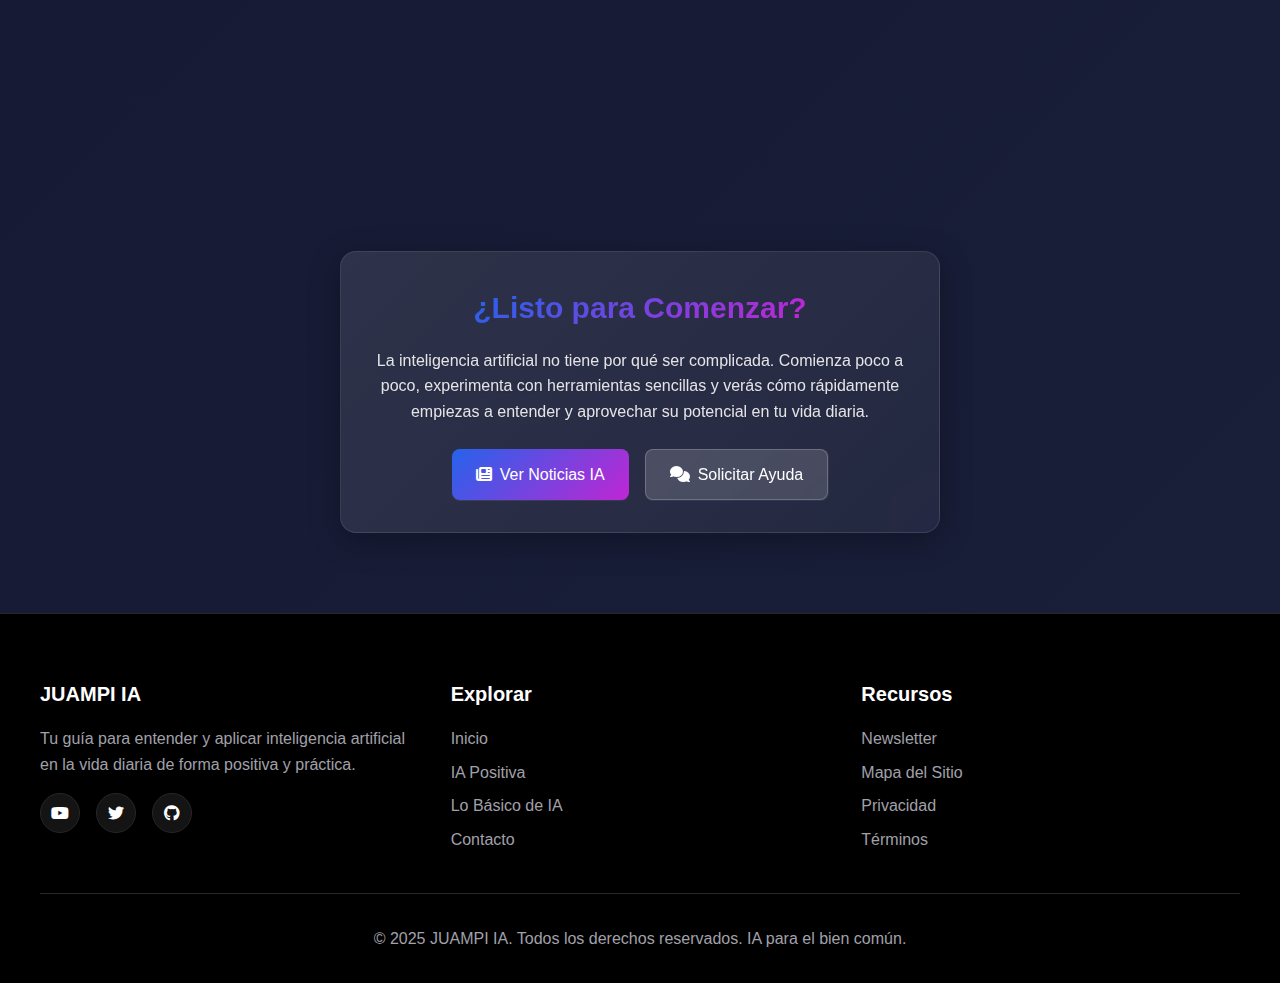
<file: lo-basico-ia.html>
<!DOCTYPE html>
<html lang="es">
<head>
    <meta charset="UTF-8">
    <meta name="viewport" content="width=device-width, initial-scale=1.0">

    <!-- SEO Optimizado -->
    <title>Lo Básico de IA | Conceptos Fundamentales - JUAMPI IA</title>
    <meta name="description" content="Aprende los conceptos fundamentales de inteligencia artificial que todo el mundo debería conocer. Explicado de forma sencilla y práctica.">
    <meta name="keywords" content="conceptos IA, básico IA, qué es IA, aprendizaje automático, IA para principiantes">
    <meta name="author" content="JUAMPI IA">

    <!-- Meta tags SEO -->
    <meta name="robots" content="index, follow">
    <meta name="language" content="es">
    <meta name="theme-color" content="#3b82f6">

    <!-- Open Graph -->
    <meta property="og:type" content="article">
    <meta property="og:title" content="Lo Básico de IA | Conceptos Fundamentales - JUAMPI IA">
    <meta property="og:description" content="Aprende los conceptos fundamentales de inteligencia artificial de forma sencilla y práctica.">
    <meta property="og:image" content="assets/images/lo-basico-ia.png">
    <meta property="og:url" content="https://juampi-ia.com/lo-basico-ia.html">

    <!-- Twitter Card -->
    <meta property="twitter:card" content="summary_large_image">
    <meta property="twitter:title" content="Lo Básico de IA | Conceptos Fundamentales - JUAMPI IA">
    <meta property="twitter:description" content="Aprende IA de forma sencilla y práctica.">

    <link rel="icon" href="assets/images/logo_circle_gradient.svg" type="image/svg+xml">
    <link rel="manifest" href="manifest.json">

    <!-- Glassmorphism Design System -->
    <link rel="stylesheet" href="bolt-lovable-styles.css">

    <!-- Critical CSS - Inline for above-the-fold content -->
    <style>
        /* Design Tokens */
        :root {
            --primary-50: #eff6ff;
            --primary-500: #3b82f6;
            --primary-600: #2563eb;
            --primary-700: #1d4ed8;
            --primary-900: #1e3a8a;
            --accent-600: #c026d3;
            --bg-primary: #0a0a0a;
            --bg-secondary: #141414;
            --bg-tertiary: #1a1a1a;
            --text-primary: #ffffff;
            --text-secondary: #e4e4e7;
            --border-color: #27272a;
            --shadow-base: 0 1px 3px 0 rgba(0,0,0,0.4), 0 1px 2px 0 rgba(0,0,0,0.3);
            --shadow-lg: 0 10px 15px -3px rgba(0,0,0,0.5), 0 4px 6px -2px rgba(0,0,0,0.4);
            --font-sans: -apple-system, BlinkMacSystemFont, "Segoe UI", Roboto, "Helvetica Neue", Arial, "Noto Sans", sans-serif;
            --text-sm: 0.875rem;
            --text-base: 1rem;
            --text-xl: 1.25rem;
            --text-2xl: 1.5rem;
            --text-3xl: 1.875rem;
            --text-4xl: 2.25rem;
            --text-5xl: 3rem;
            --space-2: 0.5rem;
            --space-3: 0.75rem;
            --space-4: 1rem;
            --space-6: 1.5rem;
            --space-8: 2rem;
            --space-20: 5rem;
            --radius-lg: 0.5rem;
            --radius-xl: 0.75rem;
            --radius-2xl: 1rem;
            --radius-full: 9999px;
            --transition-fast: 150ms cubic-bezier(0.4,0,0.2,1);
            --header-height: 64px;
            --container-max-width: 1200px;
        }

        /* Base and Reset */
        *, *::before, *::after {
            box-sizing: border-box;
            margin: 0;
            padding: 0;
        }

        html {
            font-family: var(--font-sans);
            line-height: 1.6;
            color-scheme: dark;
            scroll-behavior: smooth;
        }

        body {
            font-family: var(--font-sans);
            font-size: var(--text-base);
            line-height: 1.6;
            color: var(--text-primary);
            background: linear-gradient(135deg, #0a0e27 0%, #151933 50%, #1a1f3a 100%);
            -webkit-font-smoothing: antialiased;
            -moz-osx-font-smoothing: grayscale;
            text-rendering: optimizeSpeed;
            min-height: 100vh;
        }

        /* Skip Link for Accessibility */
        .skip-link {
            position: absolute;
            top: -40px;
            left: 6px;
            background: var(--primary-600);
            color: #fff;
            padding: 8px;
            text-decoration: none;
            border-radius: 0.25rem;
            z-index: 1000;
            transition: top var(--transition-fast);
        }

        .skip-link:focus {
            top: 6px;
        }

        /* Navigation */
        .modern-nav {
            position: fixed;
            top: 0;
            left: 0;
            right: 0;
            height: var(--header-height);
            background: rgba(10, 10, 10, 0.8);
            backdrop-filter: blur(20px);
            border-bottom: 1px solid var(--border-color);
            z-index: 1000;
            transform: translateZ(0);
        }

        .nav-container {
            height: 100%;
            display: flex;
            align-items: center;
            justify-content: space-between;
            padding: 0 1rem;
            max-width: var(--container-max-width);
            margin: 0 auto;
        }

        .modern-logo {
            display: flex;
            align-items: center;
            gap: var(--space-3);
            text-decoration: none;
            font-weight: 700;
            font-size: var(--text-lg);
            color: var(--text-primary);
            transition: color var(--transition-fast);
        }

        .modern-logo:hover {
            color: var(--primary-600);
        }

        .modern-logo img {
            width: 40px;
            height: 40px;
            border-radius: var(--radius-full);
            display: block;
        }

        .nav-menu {
            display: flex;
            align-items: center;
            gap: var(--space-8);
            list-style: none;
        }

        .nav-link {
            text-decoration: none;
            color: var(--text-secondary);
            font-weight: 500;
            font-size: var(--text-sm);
            padding: var(--space-2) var(--space-4);
            border-radius: var(--radius-lg);
            transition: all var(--transition-fast);
            position: relative;
        }

        .nav-link:hover, .nav-link.active {
            color: var(--primary-200);
            background: var(--primary-900);
        }

        .mobile-menu-toggle {
            display: none;
            background: none;
            border: none;
            color: var(--text-primary);
            font-size: var(--text-xl);
            cursor: pointer;
            padding: var(--space-2);
            border-radius: 0.25rem;
            transition: all var(--transition-fast);
        }

        .mobile-menu-toggle:hover {
            background: var(--bg-secondary);
        }

        /* Hero Section */
        .hero-glassmorphism {
            position: relative;
            padding: calc(var(--header-height) + var(--space-20)) var(--space-4) var(--space-20);
            background: linear-gradient(135deg, #0a0e27 0%, #151933 50%, #1a1f3a 100%);
            text-align: center;
            overflow: hidden;
            min-height: 60vh;
            display: flex;
            align-items: center;
            justify-content: center;
        }

        .hero-particles {
            position: absolute;
            top: 0;
            left: 0;
            width: 100%;
            height: 100%;
            background-image:
                radial-gradient(circle at 20% 30%, rgba(102, 126, 234, 0.1) 0%, transparent 50%),
                radial-gradient(circle at 80% 70%, rgba(217, 70, 239, 0.1) 0%, transparent 50%);
            animation: float-particles 20s ease-in-out infinite;
        }

        @keyframes float-particles {
            0%, 100% { transform: translateY(0) rotate(0deg); }
            50% { transform: translateY(-20px) rotate(180deg); }
        }

        .hero-content {
            position: relative;
            z-index: 1;
            max-width: 800px;
            margin: 0 auto;
        }

        .glass-card-glow {
            background: rgba(255, 255, 255, 0.05);
            backdrop-filter: blur(20px);
            border-radius: var(--radius-2xl);
            padding: var(--space-8);
            border: 1px solid rgba(255, 255, 255, 0.1);
            box-shadow: 0 8px 32px rgba(0, 0, 0, 0.3);
            border: 1px solid rgba(255, 255, 255, 0.1);
            background: linear-gradient(135deg, rgba(255, 255, 255, 0.1) 0%, rgba(255, 255, 255, 0.05) 100%);
        }

        .hero-badge {
            display: inline-flex;
            align-items: center;
            gap: var(--space-2);
            background: var(--accent-600);
            color: #fff;
            padding: var(--space-2) var(--space-4);
            border-radius: var(--radius-full);
            font-size: var(--text-sm);
            font-weight: 600;
            margin-bottom: var(--space-4);
            animation: fadeInUp 0.6s ease-out;
        }

        .hero-title {
            font-size: var(--text-4xl);
            font-weight: 800;
            line-height: 1.1;
            margin-bottom: var(--space-6);
            animation: fadeInUp 0.8s ease-out;
        }

        .text-gradient-neon {
            background: linear-gradient(135deg, var(--primary-600), var(--accent-600));
            -webkit-background-clip: text;
            -webkit-text-fill-color: transparent;
            background-clip: text;
        }

        .hero-subtitle {
            font-size: var(--text-xl);
            color: var(--text-secondary);
            margin-bottom: var(--space-8);
            animation: fadeInUp 1s ease-out;
        }

        .glass-text {
            color: var(--text-secondary);
            text-shadow: 0 1px 2px rgba(0, 0, 0, 0.1);
        }

        /* Container and Section Layout */
        .container {
            width: 100%;
            max-width: var(--container-max-width);
            margin: 0 auto;
            padding: 0 1rem;
        }

        .section {
            padding: 5rem 1rem;
        }

        .section-header {
            text-align: center;
            margin-bottom: var(--space-8);
        }

        .section-title {
            font-size: var(--text-3xl);
            font-weight: 700;
            margin-bottom: var(--space-4);
            color: var(--text-primary);
        }

        .text-gradient-primary {
            background: linear-gradient(135deg, var(--primary-600), var(--accent-600));
            -webkit-background-clip: text;
            -webkit-text-fill-color: transparent;
            background-clip: text;
        }

        .section-subtitle {
            font-size: var(--text-xl);
            color: var(--text-secondary);
            max-width: 600px;
            margin: 0 auto;
        }

        /* Glass Cards Grid */
        .glass-cards-grid {
            display: grid;
            grid-template-columns: repeat(auto-fit, minmax(350px, 1fr));
            gap: var(--space-6);
            margin-top: var(--space-8);
        }

        .glass-card-neon {
            background: rgba(255, 255, 255, 0.05);
            backdrop-filter: blur(20px);
            border-radius: var(--radius-xl);
            padding: var(--space-6);
            border: 1px solid rgba(255, 255, 255, 0.1);
            box-shadow: 0 8px 32px rgba(0, 0, 0, 0.3);
            transition: all 0.3s cubic-bezier(0.4, 0, 0.2, 1);
            position: relative;
            overflow: hidden;
        }

        .glass-card-neon::before {
            content: '';
            position: absolute;
            top: 0;
            left: 0;
            right: 0;
            height: 1px;
            background: linear-gradient(90deg, transparent, var(--primary-600), transparent);
            animation: shimmer 3s infinite;
        }

        @keyframes shimmer {
            0% { transform: translateX(-100%); }
            100% { transform: translateX(100%); }
        }

        .glass-card-neon:hover {
            transform: translateY(-5px);
            box-shadow: 0 20px 40px rgba(0, 0, 0, 0.4);
            border-color: var(--primary-600);
        }

        .glass-card-icon {
            width: 60px;
            height: 60px;
            background: linear-gradient(135deg, var(--primary-600), var(--accent-600));
            border-radius: var(--radius-xl);
            display: flex;
            align-items: center;
            justify-content: center;
            margin-bottom: var(--space-4);
            font-size: var(--text-xl);
            color: white;
        }

        .glass-card-title {
            font-size: var(--text-xl);
            font-weight: 700;
            margin-bottom: var(--space-3);
            color: var(--text-primary);
        }

        .glass-card-description {
            color: var(--text-secondary);
            line-height: 1.7;
            margin-bottom: var(--space-4);
        }

        .glass-card-list {
            list-style: none;
            margin-bottom: var(--space-4);
        }

        .glass-card-list li {
            display: flex;
            align-items: start;
            gap: var(--space-2);
            margin-bottom: var(--space-2);
            color: var(--text-secondary);
        }

        .glass-card-list li i {
            color: var(--primary-600);
            margin-top: 3px;
            font-size: var(--text-sm);
        }

        /* Buttons */
        .btn-glass {
            display: inline-flex;
            align-items: center;
            gap: var(--space-2);
            padding: var(--space-3) var(--space-6);
            background: rgba(255, 255, 255, 0.1);
            backdrop-filter: blur(10px);
            border: 1px solid rgba(255, 255, 255, 0.2);
            border-radius: var(--radius-lg);
            color: var(--text-primary);
            text-decoration: none;
            font-weight: 500;
            transition: all 0.3s cubic-bezier(0.4, 0, 0.2, 1);
            cursor: pointer;
        }

        .btn-glass:hover {
            background: rgba(255, 255, 255, 0.2);
            transform: translateY(-2px);
            box-shadow: 0 10px 20px rgba(0, 0, 0, 0.2);
        }

        .btn-glass.btn-primary {
            background: linear-gradient(135deg, var(--primary-600), var(--accent-600));
            border: none;
        }

        .btn-glass.btn-primary:hover {
            background: linear-gradient(135deg, var(--primary-700), var(--accent-700));
        }

        .btn-glass.btn-small {
            padding: var(--space-2) var(--space-4);
            font-size: var(--text-sm);
        }

        /* Animations */
        @keyframes fadeInUp {
            from {
                opacity: 0;
                transform: translateY(30px);
            }
            to {
                opacity: 1;
                transform: translateY(0);
            }
        }

        .fade-in {
            opacity: 0;
            transform: translateY(30px);
            animation: fadeInUp 0.6s ease-out forwards;
        }

        .fade-in:nth-child(1) { animation-delay: 0.1s; }
        .fade-in:nth-child(2) { animation-delay: 0.2s; }
        .fade-in:nth-child(3) { animation-delay: 0.3s; }
        .fade-in:nth-child(4) { animation-delay: 0.4s; }
        .fade-in:nth-child(5) { animation-delay: 0.5s; }
        .fade-in:nth-child(6) { animation-delay: 0.6s; }

        /* Responsive Design */
        @media (max-width: 768px) {
            :root {
                --header-height: 56px;
            }

            .nav-menu {
                position: fixed;
                top: var(--header-height);
                left: 0;
                right: 0;
                background: var(--bg-primary);
                border: 1px solid var(--border-color);
                flex-direction: column;
                padding: var(--space-4);
                box-shadow: var(--shadow-lg);
                transform: translateX(-100%);
                transition: transform 200ms cubic-bezier(0.4, 0, 0.2, 1);
            }

            .nav-menu.active {
                transform: translateX(0);
            }

            .mobile-menu-toggle {
                display: block;
            }

            .hero-title {
                font-size: var(--text-3xl);
            }

            .glass-cards-grid {
                grid-template-columns: 1fr;
                gap: var(--space-4);
            }

            .section {
                padding: 3rem 1rem;
            }
        }
    </style>

    <!-- Font Awesome -->
    <link rel="stylesheet" href="https://cdnjs.cloudflare.com/ajax/libs/font-awesome/6.4.0/css/all.min.css">
</head>
<body>
    <!-- Skip to main content link for accessibility -->
    <a href="#main-content" class="skip-link">
        <i class="fas fa-arrow-down"></i>
        Saltar al contenido principal
    </a>

    <!-- Navegación Glassmorphism -->
    <nav class="navbar" id="navbar">
        <div class="nav-container">
            <a href="index.html" class="nav-logo">
                <img src="assets/images/logo_circle_gradient.svg" alt="JUAMPI IA Logo">
                <span>JUAMPI IA</span>
            </a>

            <ul class="nav-menu" id="navMenu">
                <li><a href="index.html" class="nav-link">Inicio</a></li>
                <li><a href="ia-positiva.html" class="nav-link">IA Positiva</a></li>
                <li><a href="lo-basico-ia.html" class="nav-link active">Lo Básico de IA</a></li>
                <li><a href="contacto.html" class="nav-link">Contacto</a></li>
            </ul>

            <button class="mobile-menu-toggle" id="mobileMenuToggle" aria-label="Toggle navigation menu">
                <i class="fas fa-bars"></i>
            </button>
        </div>
    </nav>

    <!-- Hero Section - Lo Básico de IA -->
    <section class="hero-glassmorphism">
        <div class="hero-particles"></div>

        <div class="hero-content glass-card-glow">
            <div class="hero-badge">
                <i class="fas fa-graduation-cap"></i>
                <span>Aprende IA Fácilmente</span>
            </div>

            <h1 class="hero-title text-gradient-neon">
                Lo Básico de IA
            </h1>

            <p class="hero-subtitle glass-text">
                Conceptos fundamentales de inteligencia artificial que todo el mundo debería conocer.
                Explicado de forma sencilla y práctica para que puedas entender y aplicar IA en tu vida diaria.
            </p>
        </div>
    </section>

    <!-- Sección Principal - Conceptos Fundamentales -->
    <section class="section" id="main-content">
        <div class="container">
            <div class="section-header">
                <h2 class="section-title text-gradient-primary">Conceptos Fundamentales</h2>
                <p class="section-subtitle glass-text">
                    Descubre los conceptos básicos de inteligencia artificial que necesitas conocer para entender el mundo digital de hoy.
                </p>
            </div>

            <div class="glass-cards-grid">
                <!-- ¿Qué es la IA? -->
                <div class="glass-card-neon fade-in">
                    <div class="glass-card-icon">
                        <i class="fas fa-brain"></i>
                    </div>
                    <h3 class="glass-card-title">
                        🧠 ¿Qué es la Inteligencia Artificial?
                    </h3>
                    <p class="glass-card-description">
                        La inteligencia artificial es la capacidad de las máquinas para realizar tareas que normalmente requieren
                        inteligencia humana, como aprender, razonar, resolver problemas y entender el lenguaje.
                    </p>
                    <ul class="glass-card-list">
                        <li><i class="fas fa-check"></i> <strong>Simulación</strong> de la inteligencia humana</li>
                        <li><i class="fas fa-check"></i> <strong>Aprendizaje</strong> a partir de datos</li>
                        <li><i class="fas fa-check"></i> <strong>Adaptación</strong> y mejora continua</li>
                    </ul>
                    <button class="btn-glass btn-primary" onclick="expandConcept('what-is-ai')">
                        <i class="fas fa-plus"></i>
                        Saber más
                    </button>
                </div>

                <!-- Machine Learning -->
                <div class="glass-card-neon fade-in">
                    <div class="glass-card-icon">
                        <i class="fas fa-robot"></i>
                    </div>
                    <h3 class="glass-card-title">
                        🤖 Machine Learning (Aprendizaje Automático)
                    </h3>
                    <p class="glass-card-description">
                        Es un subcampo de la IA donde los sistemas aprenden y mejoran automáticamente a partir de la experiencia,
                        sin ser programados explícitamente para cada tarea.
                    </p>
                    <ul class="glass-card-list">
                        <li><i class="fas fa-check"></i> <strong>Aprendizaje</strong> mediante datos</li>
                        <li><i class="fas fa-check"></i> <strong>Patrones</strong> y reconocimiento</li>
                        <li><i class="fas fa-check"></i> <strong>Predicciones</strong> y decisiones</li>
                    </ul>
                    <button class="btn-glass btn-primary" onclick="expandConcept('machine-learning')">
                        <i class="fas fa-plus"></i>
                        Saber más
                    </button>
                </div>

                <!-- Redes Neuronales -->
                <div class="glass-card-neon fade-in">
                    <div class="glass-card-icon">
                        <i class="fas fa-network-wired"></i>
                    </div>
                    <h3 class="glass-card-title">
                        🔗 Redes Neuronales Artificiales
                    </h3>
                    <p class="glass-card-description">
                        Sistemas de cómputo inspirados en la estructura del cerebro humano, capaces de reconocer patrones complejos
                        y aprender de manera similar a como lo hacemos las personas.
                    </p>
                    <ul class="glass-card-list">
                        <li><i class="fas fa-check"></i> <strong>Inspiradas</strong> en el cerebro humano</li>
                        <li><i class="fas fa-check"></i> <strong>Conexiones</strong> entre neuronas artificiales</li>
                        <li><i class="fas fa-check"></i> <strong>Aprendizaje</strong> profundo y complejo</li>
                    </ul>
                    <button class="btn-glass btn-primary" onclick="expandConcept('neural-networks')">
                        <i class="fas fa-plus"></i>
                        Saber más
                    </button>
                </div>

                <!-- IA Generativa -->
                <div class="glass-card-neon fade-in">
                    <div class="glass-card-icon">
                        <i class="fas fa-palette"></i>
                    </div>
                    <h3 class="glass-card-title">
                        🎨 IA Generativa
                    </h3>
                    <p class="glass-card-description">
                        Tipo de inteligencia artificial capaz de crear contenido nuevo y original como texto, imágenes, música o código,
                        aprendiendo de enormes cantidades de datos existentes.
                    </p>
                    <ul class="glass-card-list">
                        <li><i class="fas fa-check"></i> <strong>Creación</strong> de contenido original</li>
                        <li><i class="fas fa-check"></i> <strong>Textos</strong>, imágenes y música</li>
                        <li><i class="fas fa-check"></i> <strong>Asistentes</strong> creativos</li>
                    </ul>
                    <button class="btn-glass btn-primary" onclick="expandConcept('generative-ai')">
                        <i class="fas fa-plus"></i>
                        Saber más
                    </button>
                </div>

                <!-- Procesamiento de Lenguaje Natural -->
                <div class="glass-card-neon fade-in">
                    <div class="glass-card-icon">
                        <i class="fas fa-comments"></i>
                    </div>
                    <h3 class="glass-card-title">
                        💬 Procesamiento de Lenguaje Natural (NLP)
                    </h3>
                    <p class="glass-card-description">
                        Campo de la IA que permite a las máquinas entender, interpretar y generar lenguaje humano,
                        tanto escrito como hablado, de manera natural.
                    </p>
                    <ul class="glass-card-list">
                        <li><i class="fas fa-check"></i> <strong>Comprensión</strong> del lenguaje humano</li>
                        <li><i class="fas fa-check"></i> <strong>Traducción</strong> automática</li>
                        <li><i class="fas fa-check"></i> <strong>Asistentes</strong> virtuales</li>
                    </ul>
                    <button class="btn-glass btn-primary" onclick="expandConcept('nlp')">
                        <i class="fas fa-plus"></i>
                        Saber más
                    </button>
                </div>

                <!-- Ética en IA -->
                <div class="glass-card-neon fade-in">
                    <div class="glass-card-icon">
                        <i class="fas fa-balance-scale"></i>
                    </div>
                    <h3 class="glass-card-title">
                        ⚖️ Ética y Responsabilidad en IA
                    </h3>
                    <p class="glass-card-description">
                        Los principios y directrices que garantizan que la inteligencia artificial se desarrolle y utilice
                        de manera responsable, justa y beneficiosa para toda la sociedad.
                    </p>
                    <ul class="glass-card-list">
                        <li><i class="fas fa-check"></i> <strong>Justicia</strong> y equidad</li>
                        <li><i class="fas fa-check"></i> <strong>Transparencia</strong> en decisiones</li>
                        <li><i class="fas fa-check"></i> <strong>Privacidad</strong> y seguridad</li>
                    </ul>
                    <button class="btn-glass btn-primary" onclick="expandConcept('ethics')">
                        <i class="fas fa-plus"></i>
                        Saber más
                    </button>
                </div>
            </div>
        </div>
    </section>

    <!-- Sección de Aplicaciones Prácticas -->
    <section class="section" style="background: rgba(0,0,0,0.3);">
        <div class="container">
            <div class="section-header">
                <h2 class="section-title text-gradient-primary">Aplicaciones en tu Vida Diaria</h2>
                <p class="section-subtitle glass-text">
                    La IA ya está presente en muchas actividades que realizas todos los días sin que te des cuenta.
                </p>
            </div>

            <div class="glass-cards-grid">
                <!-- Asistentes Virtuales -->
                <div class="glass-card-neon fade-in">
                    <div class="glass-card-icon">
                        <i class="fas fa-microphone-alt"></i>
                    </div>
                    <h3 class="glass-card-title">
                        🎤 Asistentes Virtuales
                    </h3>
                    <p class="glass-card-description">
                        Siri, Alexa, Google Assistant y otros asistentes usan IA para entender tus comandos de voz
                        y responder a tus preguntas o realizar tareas por ti.
                    </p>
                    <div class="glass-card-footer">
                        <span class="badge">Uso diario</span>
                    </div>
                </div>

                <!-- Recomendaciones Personalizadas -->
                <div class="glass-card-neon fade-in">
                    <div class="glass-card-icon">
                        <i class="fas fa-thumbs-up"></i>
                    </div>
                    <h3 class="glass-card-title">
                        👍 Recomendaciones
                    </h3>
                    <p class="glass-card-description">
                        Netflix, Spotify, YouTube y Amazon usan IA para analizar tus preferencias
                        y sugerir contenido o productos que te podrían gustar.
                    </p>
                    <div class="glass-card-footer">
                        <span class="badge">Entretenimiento</span>
                    </div>
                </div>

                <!-- Fotografía y Cámaras -->
                <div class="glass-card-neon fade-in">
                    <div class="glass-card-icon">
                        <i class="fas fa-camera"></i>
                    </div>
                    <h3 class="glass-card-title">
                        📸 Fotografía Inteligente
                    </h3>
                    <p class="glass-card-description">
                        Tu teléfono usa IA para mejorar fotos, reconocer rostros, crear efectos de fondo
                        y organizar automáticamente tus imágenes por personas o lugares.
                    </p>
                    <div class="glass-card-footer">
                        <span class="badge">Tecnología móvil</span>
                    </div>
                </div>

                <!-- Navegación y Mapas -->
                <div class="glass-card-neon fade-in">
                    <div class="glass-card-icon">
                        <i class="fas fa-map-marked-alt"></i>
                    </div>
                    <h3 class="glass-card-title">
                        🗺️ Navegación Inteligente
                    </h3>
                    <p class="glass-card-description">
                        Google Maps y Waze usan IA para calcular la mejor ruta, predecir el tráfico
                        y estimar tiempos de llegada con gran precisión.
                    </p>
                    <div class="glass-card-footer">
                        <span class="badge">Transporte</span>
                    </div>
                </div>

                <!-- Traducción -->
                <div class="glass-card-neon fade-in">
                    <div class="glass-card-icon">
                        <i class="fas fa-language"></i>
                    </div>
                    <h3 class="glass-card-title">
                        🌍 Traducción Automática
                    </h3>
                    <p class="glass-card-description">
                        Google Translate y similares usan IA para traducir texto y voz entre diferentes idiomas
                        con cada vez mejor calidad y naturalidad.
                    </p>
                    <div class="glass-card-footer">
                        <span class="badge">Comunicación</span>
                    </div>
                </div>

                <!-- Correo y Seguridad -->
                <div class="glass-card-neon fade-in">
                    <div class="glass-card-icon">
                        <i class="fas fa-shield-alt"></i>
                    </div>
                    <h3 class="glass-card-title">
                        🛡️ Seguridad Digital
                    </h3>
                    <p class="glass-card-description">
                        Tu email usa IA para detectar y filtrar spam, tu banco la usa para detectar fraudes
                        y tus redes sociales para identificar contenido inapropiado.
                    </p>
                    <div class="glass-card-footer">
                        <span class="badge">Seguridad</span>
                    </div>
                </div>
            </div>
        </div>
    </section>

    <!-- Sección Para Empezar -->
    <section class="section">
        <div class="container">
            <div class="section-header">
                <h2 class="section-title text-gradient-primary">¿Por Dónde Empezar?</h2>
                <p class="section-subtitle glass-text">
                    Pequeños pasos para comenzar a entender y usar la inteligencia artificial en tu vida diaria.
                </p>
            </div>

            <div class="glass-cards-grid">
                <!-- Paso 1 -->
                <div class="glass-card-neon fade-in">
                    <div class="glass-card-icon">
                        <i class="fas fa-search"></i>
                    </div>
                    <h3 class="glass-card-title">
                        🔍 1. Explora y Curiosidad
                    </h3>
                    <p class="glass-card-description">
                        Comienza usando herramientas IA que ya tienes disponibles: asistentes de voz en tu teléfono,
                        filtros inteligentes en redes sociales o recomendaciones en plataformas que usas.
                    </p>
                </div>

                <!-- Paso 2 -->
                <div class="glass-card-neon fade-in">
                    <div class="glass-card-icon">
                        <i class="fas fa-flask"></i>
                    </div>
                    <h3 class="glass-card-title">
                        🧪 2. Experimenta sin Miedo
                    </h3>
                    <p class="glass-card-description">
                        Prueba herramientas como ChatGPT, DALL-E o Midjourney. Pídeles que te ayuden con tareas simples:
                        escribir un email, crear una imagen o explicar un concepto complejo.
                    </p>
                </div>

                <!-- Paso 3 -->
                <div class="glass-card-neon fade-in">
                    <div class="glass-card-icon">
                        <i class="fas fa-graduation-cap"></i>
                    </div>
                    <h3 class="glass-card-title">
                        📚 3. Aprende Continuamente
                    </h3>
                    <p class="glass-card-description">
                        La IA evoluciona rápidamente. Sigue fuentes confiables, mira tutoriales y no tengas miedo
                        de preguntar. Cada vez que aprendes algo nuevo, se vuelve más fácil entender lo siguiente.
                    </p>
                </div>
            </div>

            <div style="text-align: center; margin-top: var(--space-8);">
                <div class="glass-card-glow" style="max-width: 600px; margin: 0 auto;">
                    <h3 class="section-title" style="margin-bottom: var(--space-4);">
                        <span class="text-gradient-primary">¿Listo para Comenzar?</span>
                    </h3>
                    <p class="glass-text" style="margin-bottom: var(--space-6);">
                        La inteligencia artificial no tiene por qué ser complicada. Comienza poco a poco,
                        experimenta con herramientas sencillas y verás cómo rápidamente empiezas a entender
                        y aprovechar su potencial en tu vida diaria.
                    </p>
                    <div style="display: flex; gap: var(--space-4); justify-content: center; flex-wrap: wrap;">
                        <a href="ia-positiva.html" class="btn-glass btn-primary">
                            <i class="fas fa-newspaper"></i>
                            Ver Noticias IA
                        </a>
                        <a href="contacto.html" class="btn-glass">
                            <i class="fas fa-comments"></i>
                            Solicitar Ayuda
                        </a>
                    </div>
                </div>
            </div>
        </div>
    </section>

    <!-- Footer Glassmorphism -->
    <footer class="modern-footer">
        <div class="footer-content">
            <div class="footer-section">
                <h3>JUAMPI IA</h3>
                <p>Tu guía para entender y aplicar inteligencia artificial en la vida diaria de forma positiva y práctica.</p>
                <div class="social-links">
                    <a href="https://youtube.com/@juampi-ia" class="social-link" target="_blank" rel="noopener noreferrer">
                        <i class="fab fa-youtube"></i>
                    </a>
                    <a href="https://twitter.com/juampi_ia" class="social-link" target="_blank" rel="noopener noreferrer">
                        <i class="fab fa-twitter"></i>
                    </a>
                    <a href="https://github.com/juampi-ia" class="social-link" target="_blank" rel="noopener noreferrer">
                        <i class="fab fa-github"></i>
                    </a>
                </div>
            </div>

            <div class="footer-section">
                <h3>Explorar</h3>
                <ul>
                    <li><a href="index.html">Inicio</a></li>
                    <li><a href="ia-positiva.html">IA Positiva</a></li>
                    <li><a href="lo-basico-ia.html">Lo Básico de IA</a></li>
                    <li><a href="contacto.html">Contacto</a></li>
                </ul>
            </div>

            <div class="footer-section">
                <h3>Recursos</h3>
                <ul>
                    <li><a href="#newsletter">Newsletter</a></li>
                    <li><a href="#sitemap">Mapa del Sitio</a></li>
                    <li><a href="#privacy">Privacidad</a></li>
                    <li><a href="#terms">Términos</a></li>
                </ul>
            </div>
        </div>

        <div class="footer-bottom">
            <p>&copy; 2025 JUAMPI IA. Todos los derechos reservados. IA para el bien común.</p>
        </div>
    </footer>

    <!-- JavaScript para Interactividad -->
    <script src="assets/js/mobile-menu-unificado.js"></script>
    <script>
        // Datos expandidos para cada concepto
        const conceptData = {
            'what-is-ai': {
                title: 'Inteligencia Artificial en Detalle',
                content: `
                    <p><strong>La inteligencia artificial (IA)</strong> es una rama de la informática que se enfoca en crear sistemas
                    capaces de realizar tareas que normalmente requieren inteligencia humana. Esto incluye:</p>
                    <ul>
                        <li><strong>Percepción:</strong> Ver, oír y entender el mundo como los humanos</li>
                        <li><strong>Razonamiento:</strong> Tomar decisiones basadas en información</li>
                        <li><strong>Aprendizaje:</strong> Mejorar con la experiencia</li>
                        <li><strong>Comunicación:</strong> Entender y generar lenguaje</li>
                    </ul>
                    <p><strong>Ejemplos cotidianos:</strong> Cuando tu teléfono reconoce tu cara para desbloquearse,
                    cuando Netflix recomienda una serie, o cuando un GPS calcula la mejor ruta.</p>
                `
            },
            'machine-learning': {
                title: 'Machine Learning Explicado',
                content: `
                    <p><strong>Machine Learning (ML)</strong> es un método mediante el cual las computadoras aprenden
                    a partir de datos sin ser programadas explícitamente. Funciona así:</p>
                    <ul>
                        <li><strong>Recolección de datos:</strong> Se junta información relevante</li>
                        <li><strong>Entrenamiento:</strong> El sistema encuentra patrones en los datos</li>
                        <li><strong>Predicción:</strong> Usa esos patrones para tomar decisiones nuevas</li>
                    </ul>
                    <p><strong>Ejemplo práctico:</strong> Un sistema de ML aprende de miles de correos electrónicos
                    para distinguir entre spam y mensajes importantes.</p>
                `
            },
            'neural-networks': {
                title: 'Redes Neuronales en Profundidad',
                content: `
                    <p><strong>Las redes neuronales artificiales</strong> imitan la estructura del cerebro humano.
                    Están compuestas por "neuronas" artificiales conectadas entre sí:</p>
                    <ul>
                        <li><strong>Capa de entrada:</strong> Recibe la información inicial</li>
                        <li><strong>Capas ocultas:</strong> Procesan y encuentran patrones</li>
                        <li><strong>Capa de salida:</strong> Produce el resultado final</li>
                    </ul>
                    <p><strong>Aplicación:</strong> Son la base del reconocimiento facial, traducción automática
                    y muchos sistemas de IA avanzados.</p>
                `
            },
            'generative-ai': {
                title: 'IA Generativa: La Creatividad Artificial',
                content: `
                    <p><strong>La IA generativa</strong> es un tipo de IA que puede crear contenido nuevo y original:</p>
                    <ul>
                        <li><strong>Texto:</strong> ChatGPT, Claude y otros asistentes de escritura</li>
                        <li><strong>Imágenes:</strong> DALL-E, Midjourney, Stable Diffusion</li>
                        <li><strong>Música:</strong> AIVA, Amper Music</li>
                        <li><strong>Código:</strong> GitHub Copilot, CodeT5</li>
                    </ul>
                    <p><strong>Cómo funciona:</strong> Aprende de millones de ejemplos y genera contenido nuevo
                    basado en esos patrones aprendidos.</p>
                `
            },
            'nlp': {
                title: 'Procesamiento de Lenguaje Natural',
                content: `
                    <p><strong>El NLP (Natural Language Processing)</strong> permite a las máquinas entender y comunicarse
                    en lenguaje humano:</p>
                    <ul>
                        <li><strong>Comprensión:</strong> Entender el significado del texto o voz</li>
                        <li><strong>Generación:</strong> Crear texto coherente y natural</li>
                        <li><strong>Traducción:</strong> Convertir entre diferentes idiomas</li>
                        <li><strong>Análisis:</strong> Detectar emociones, intenciones y entidades</li>
                    </ul>
                    <p><strong>Uso diario:</strong> Asistentes de voz, traducción automática, análisis de sentimientos
                    en redes sociales.</p>
                `
            },
            'ethics': {
                title: 'Ética en la Era de la IA',
                content: `
                    <p><strong>La ética en IA</strong> es fundamental para garantizar un desarrollo responsable:</p>
                    <ul>
                        <li><strong>Justicia:</strong> Evitar sesgos y discriminación</li>
                        <li><strong>Transparencia:</strong> Explicar cómo toma decisiones la IA</li>
                        <li><strong>Privacidad:</strong> Proteger datos personales</li>
                        <li><strong>Responsabilidad:</strong> Definir quién responde por errores</li>
                    </ul>
                    <p><strong>Principios clave:</strong> La IA debe beneficiar a la humanidad, respetar derechos humanos
                    y ser desarrollada de manera inclusiva y accesible.</p>
                `
            }
        };

        // Función para expandir conceptos
        function expandConcept(conceptId) {
            const concept = conceptData[conceptId];
            if (!concept) return;

            // Crear modal con la información expandida
            const modal = document.createElement('div');
            modal.className = 'concept-modal';
            modal.innerHTML = `
                <div class="modal-overlay" onclick="closeModal()"></div>
                <div class="modal-content glass-card-glow">
                    <button class="modal-close" onclick="closeModal()">
                        <i class="fas fa-times"></i>
                    </button>
                    <h3 class="modal-title">${concept.title}</h3>
                    <div class="modal-body">
                        ${concept.content}
                    </div>
                </div>
            `;

            // Añadir estilos para el modal
            if (!document.querySelector('#modal-styles')) {
                const style = document.createElement('style');
                style.id = 'modal-styles';
                style.textContent = `
                    .concept-modal {
                        position: fixed;
                        top: 0;
                        left: 0;
                        right: 0;
                        bottom: 0;
                        z-index: 2000;
                        display: flex;
                        align-items: center;
                        justify-content: center;
                        padding: var(--space-4);
                    }
                    .modal-overlay {
                        position: absolute;
                        top: 0;
                        left: 0;
                        right: 0;
                        bottom: 0;
                        background: rgba(0, 0, 0, 0.8);
                        backdrop-filter: blur(5px);
                    }
                    .modal-content {
                        position: relative;
                        max-width: 600px;
                        width: 100%;
                        max-height: 80vh;
                        overflow-y: auto;
                        padding: var(--space-6);
                    }
                    .modal-close {
                        position: absolute;
                        top: var(--space-4);
                        right: var(--space-4);
                        background: rgba(255, 255, 255, 0.1);
                        border: 1px solid rgba(255, 255, 255, 0.2);
                        border-radius: 50%;
                        width: 40px;
                        height: 40px;
                        display: flex;
                        align-items: center;
                        justify-content: center;
                        cursor: pointer;
                        transition: all 0.3s ease;
                    }
                    .modal-close:hover {
                        background: rgba(255, 255, 255, 0.2);
                    }
                    .modal-title {
                        font-size: var(--text-2xl);
                        font-weight: 700;
                        margin-bottom: var(--space-4);
                        color: var(--text-primary);
                    }
                    .modal-body {
                        color: var(--text-secondary);
                        line-height: 1.7;
                    }
                    .modal-body ul {
                        margin: var(--space-4) 0;
                        padding-left: var(--space-4);
                    }
                    .modal-body li {
                        margin-bottom: var(--space-2);
                    }
                    .modal-body strong {
                        color: var(--text-primary);
                    }
                `;
                document.head.appendChild(style);
            }

            document.body.appendChild(modal);
            document.body.style.overflow = 'hidden';
        }

        // Función para cerrar modal
        function closeModal() {
            const modal = document.querySelector('.concept-modal');
            if (modal) {
                modal.remove();
                document.body.style.overflow = '';
            }
        }

        // Animación al hacer scroll
        const observerOptions = {
            threshold: 0.1,
            rootMargin: '0px 0px -50px 0px'
        };

        const observer = new IntersectionObserver((entries) => {
            entries.forEach(entry => {
                if (entry.isIntersecting) {
                    entry.target.classList.add('visible');
                    observer.unobserve(entry.target);
                }
            });
        }, observerOptions);

        // Observar elementos con animación
        document.addEventListener('DOMContentLoaded', () => {
            const fadeElements = document.querySelectorAll('.fade-in');
            fadeElements.forEach(el => observer.observe(el));
        });

        // Cerrar modal con tecla ESC
        document.addEventListener('keydown', (e) => {
            if (e.key === 'Escape') {
                closeModal();
            }
        });
    </script>
</body>
</html>
</file>
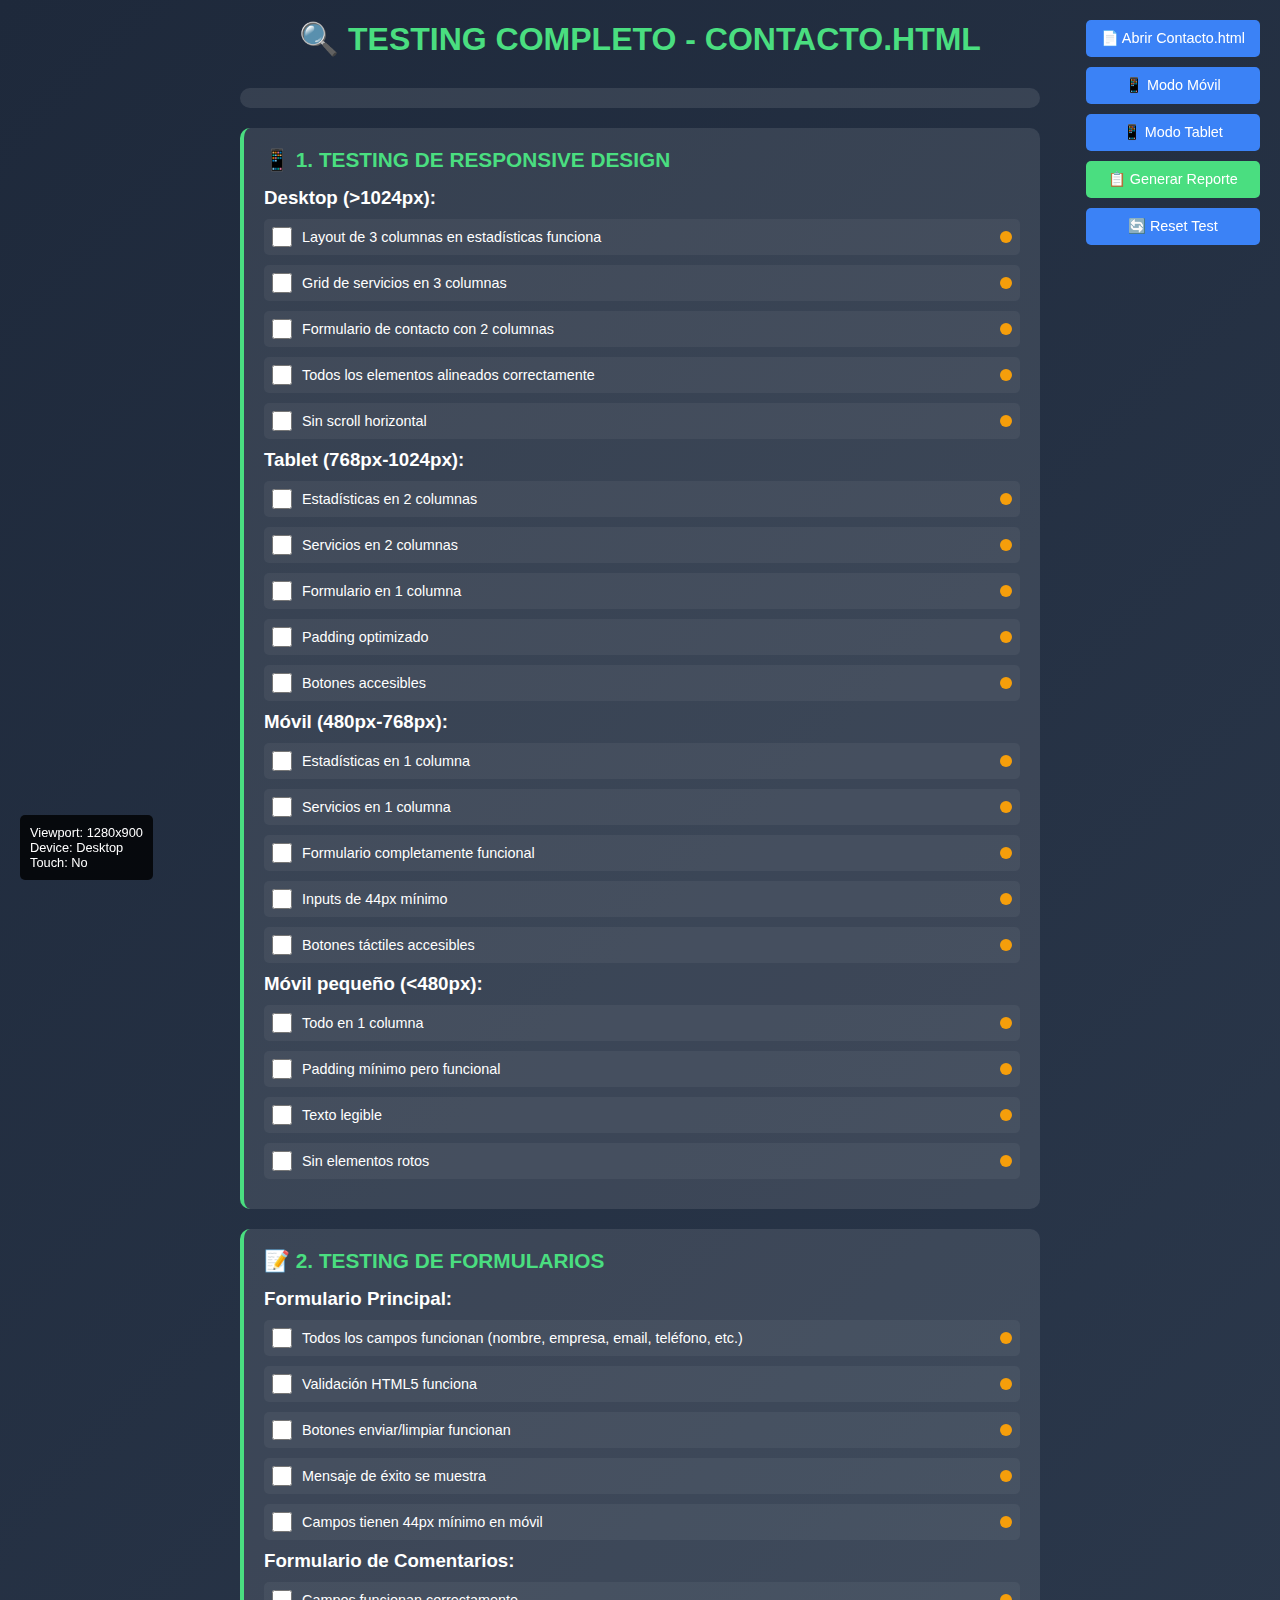
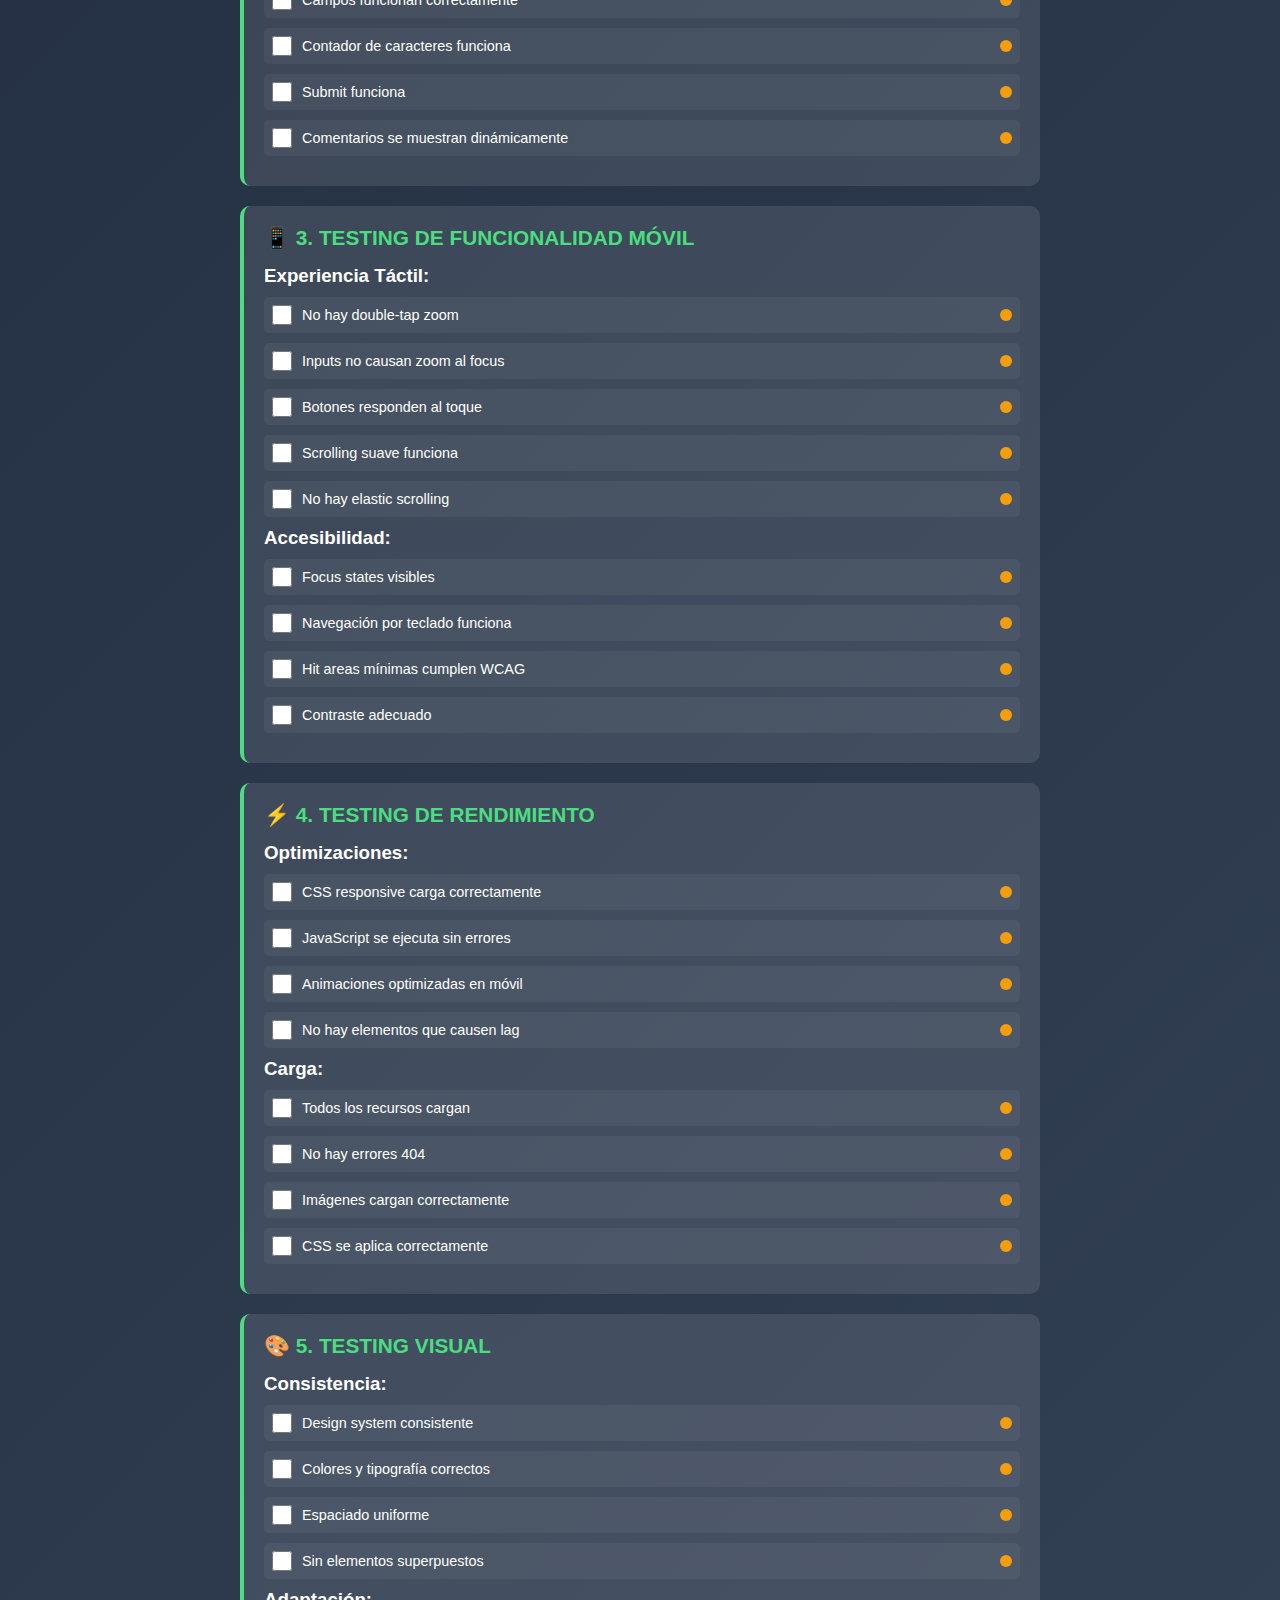
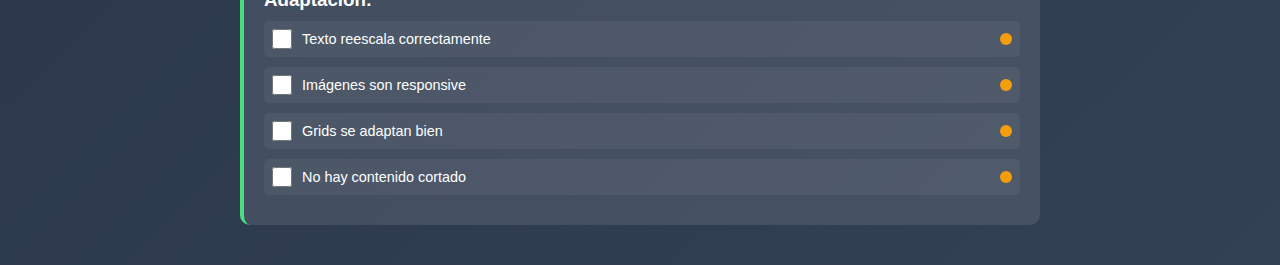
<file: testing-manual.html>
<!DOCTYPE html>
<html lang="es">
<head>
    <meta charset="UTF-8">
    <meta name="viewport" content="width=device-width, initial-scale=1.0">
    <title>Testing Manual - Contacto IA Salta</title>
    <style>
        * {
            margin: 0;
            padding: 0;
            box-sizing: border-box;
        }

        body {
            font-family: 'Segoe UI', Tahoma, Geneva, Verdana, sans-serif;
            background: linear-gradient(135deg, #1e293b 0%, #334155 100%);
            color: white;
            min-height: 100vh;
            padding: 20px;
        }

        .container {
            max-width: 800px;
            margin: 0 auto;
        }

        h1 {
            text-align: center;
            margin-bottom: 30px;
            font-size: 2rem;
            color: #4ade80;
        }

        .test-section {
            background: rgba(255, 255, 255, 0.1);
            border-radius: 10px;
            padding: 20px;
            margin-bottom: 20px;
            border-left: 4px solid #4ade80;
        }

        .test-section h2 {
            color: #4ade80;
            margin-bottom: 15px;
            font-size: 1.3rem;
        }

        .checklist {
            list-style: none;
        }

        .checklist li {
            margin: 10px 0;
            padding: 8px;
            background: rgba(255, 255, 255, 0.05);
            border-radius: 5px;
            display: flex;
            align-items: center;
            transition: all 0.3s ease;
        }

        .checklist li:hover {
            background: rgba(255, 255, 255, 0.1);
            transform: translateX(5px);
        }

        .checkbox {
            width: 20px;
            height: 20px;
            margin-right: 10px;
            cursor: pointer;
        }

        .checkbox:checked + label {
            color: #4ade80;
            text-decoration: line-through;
        }

        label {
            cursor: pointer;
            flex: 1;
            font-size: 0.9rem;
        }

        .status-indicator {
            width: 12px;
            height: 12px;
            border-radius: 50%;
            margin-left: 10px;
            background: #ef4444;
        }

        .status-indicator.pass {
            background: #4ade80;
        }

        .status-indicator.fail {
            background: #ef4444;
        }

        .status-indicator.pending {
            background: #f59e0b;
        }

        .buttons {
            position: fixed;
            top: 20px;
            right: 20px;
            display: flex;
            flex-direction: column;
            gap: 10px;
        }

        .btn {
            padding: 10px 15px;
            background: #3b82f6;
            color: white;
            border: none;
            border-radius: 5px;
            cursor: pointer;
            font-size: 0.9rem;
            transition: all 0.3s ease;
        }

        .btn:hover {
            background: #2563eb;
            transform: scale(1.05);
        }

        .btn.success {
            background: #4ade80;
        }

        .btn.success:hover {
            background: #22c55e;
        }

        .progress-bar {
            width: 100%;
            height: 20px;
            background: rgba(255, 255, 255, 0.1);
            border-radius: 10px;
            margin: 20px 0;
            overflow: hidden;
        }

        .progress-fill {
            height: 100%;
            background: linear-gradient(90deg, #4ade80, #22c55e);
            width: 0%;
            transition: width 0.3s ease;
        }

        .summary {
            background: rgba(74, 222, 128, 0.1);
            border: 1px solid #4ade80;
            border-radius: 10px;
            padding: 20px;
            margin-top: 20px;
            text-align: center;
        }

        .viewport-info {
            position: fixed;
            bottom: 20px;
            left: 20px;
            background: rgba(0, 0, 0, 0.8);
            padding: 10px;
            border-radius: 5px;
            font-size: 0.8rem;
        }

        .device-frame {
            width: 100%;
            max-width: 375px;
            height: 667px;
            background: white;
            border: 10px solid #333;
            border-radius: 20px;
            margin: 20px auto;
            overflow: hidden;
            position: relative;
        }

        .iframe-container {
            width: 100%;
            height: 100%;
        }

        .iframe-container iframe {
            width: 100%;
            height: 100%;
            border: none;
        }
    </style>
</head>
<body>
    <div class="container">
        <h1>🔍 TESTING COMPLETO - CONTACTO.HTML</h1>

        <div class="progress-bar">
            <div class="progress-fill" id="progressFill"></div>
        </div>

        <!-- 1. TESTING DE RESPONSIVE DESIGN -->
        <div class="test-section">
            <h2>📱 1. TESTING DE RESPONSIVE DESIGN</h2>

            <h3>Desktop (>1024px):</h3>
            <ul class="checklist">
                <li>
                    <input type="checkbox" class="checkbox" id="r1">
                    <label for="r1">Layout de 3 columnas en estadísticas funciona</label>
                    <span class="status-indicator pending" data-id="r1"></span>
                </li>
                <li>
                    <input type="checkbox" class="checkbox" id="r2">
                    <label for="r2">Grid de servicios en 3 columnas</label>
                    <span class="status-indicator pending" data-id="r2"></span>
                </li>
                <li>
                    <input type="checkbox" class="checkbox" id="r3">
                    <label for="r3">Formulario de contacto con 2 columnas</label>
                    <span class="status-indicator pending" data-id="r3"></span>
                </li>
                <li>
                    <input type="checkbox" class="checkbox" id="r4">
                    <label for="r4">Todos los elementos alineados correctamente</label>
                    <span class="status-indicator pending" data-id="r4"></span>
                </li>
                <li>
                    <input type="checkbox" class="checkbox" id="r5">
                    <label for="r5">Sin scroll horizontal</label>
                    <span class="status-indicator pending" data-id="r5"></span>
                </li>
            </ul>

            <h3>Tablet (768px-1024px):</h3>
            <ul class="checklist">
                <li>
                    <input type="checkbox" class="checkbox" id="r6">
                    <label for="r6">Estadísticas en 2 columnas</label>
                    <span class="status-indicator pending" data-id="r6"></span>
                </li>
                <li>
                    <input type="checkbox" class="checkbox" id="r7">
                    <label for="r7">Servicios en 2 columnas</label>
                    <span class="status-indicator pending" data-id="r7"></span>
                </li>
                <li>
                    <input type="checkbox" class="checkbox" id="r8">
                    <label for="r8">Formulario en 1 columna</label>
                    <span class="status-indicator pending" data-id="r8"></span>
                </li>
                <li>
                    <input type="checkbox" class="checkbox" id="r9">
                    <label for="r9">Padding optimizado</label>
                    <span class="status-indicator pending" data-id="r9"></span>
                </li>
                <li>
                    <input type="checkbox" class="checkbox" id="r10">
                    <label for="r10">Botones accesibles</label>
                    <span class="status-indicator pending" data-id="r10"></span>
                </li>
            </ul>

            <h3>Móvil (480px-768px):</h3>
            <ul class="checklist">
                <li>
                    <input type="checkbox" class="checkbox" id="r11">
                    <label for="r11">Estadísticas en 1 columna</label>
                    <span class="status-indicator pending" data-id="r11"></span>
                </li>
                <li>
                    <input type="checkbox" class="checkbox" id="r12">
                    <label for="r12">Servicios en 1 columna</label>
                    <span class="status-indicator pending" data-id="r12"></span>
                </li>
                <li>
                    <input type="checkbox" class="checkbox" id="r13">
                    <label for="r13">Formulario completamente funcional</label>
                    <span class="status-indicator pending" data-id="r13"></span>
                </li>
                <li>
                    <input type="checkbox" class="checkbox" id="r14">
                    <label for="r14">Inputs de 44px mínimo</label>
                    <span class="status-indicator pending" data-id="r14"></span>
                </li>
                <li>
                    <input type="checkbox" class="checkbox" id="r15">
                    <label for="r15">Botones táctiles accesibles</label>
                    <span class="status-indicator pending" data-id="r15"></span>
                </li>
            </ul>

            <h3>Móvil pequeño (<480px):</h3>
            <ul class="checklist">
                <li>
                    <input type="checkbox" class="checkbox" id="r16">
                    <label for="r16">Todo en 1 columna</label>
                    <span class="status-indicator pending" data-id="r16"></span>
                </li>
                <li>
                    <input type="checkbox" class="checkbox" id="r17">
                    <label for="r17">Padding mínimo pero funcional</label>
                    <span class="status-indicator pending" data-id="r17"></span>
                </li>
                <li>
                    <input type="checkbox" class="checkbox" id="r18">
                    <label for="r18">Texto legible</label>
                    <span class="status-indicator pending" data-id="r18"></span>
                </li>
                <li>
                    <input type="checkbox" class="checkbox" id="r19">
                    <label for="r19">Sin elementos rotos</label>
                    <span class="status-indicator pending" data-id="r19"></span>
                </li>
            </ul>
        </div>

        <!-- 2. TESTING DE FORMULARIOS -->
        <div class="test-section">
            <h2>📝 2. TESTING DE FORMULARIOS</h2>

            <h3>Formulario Principal:</h3>
            <ul class="checklist">
                <li>
                    <input type="checkbox" class="checkbox" id="f1">
                    <label for="f1">Todos los campos funcionan (nombre, empresa, email, teléfono, etc.)</label>
                    <span class="status-indicator pending" data-id="f1"></span>
                </li>
                <li>
                    <input type="checkbox" class="checkbox" id="f2">
                    <label for="f2">Validación HTML5 funciona</label>
                    <span class="status-indicator pending" data-id="f2"></span>
                </li>
                <li>
                    <input type="checkbox" class="checkbox" id="f3">
                    <label for="f3">Botones enviar/limpiar funcionan</label>
                    <span class="status-indicator pending" data-id="f3"></span>
                </li>
                <li>
                    <input type="checkbox" class="checkbox" id="f4">
                    <label for="f4">Mensaje de éxito se muestra</label>
                    <span class="status-indicator pending" data-id="f4"></span>
                </li>
                <li>
                    <input type="checkbox" class="checkbox" id="f5">
                    <label for="f5">Campos tienen 44px mínimo en móvil</label>
                    <span class="status-indicator pending" data-id="f5"></span>
                </li>
            </ul>

            <h3>Formulario de Comentarios:</h3>
            <ul class="checklist">
                <li>
                    <input type="checkbox" class="checkbox" id="f6">
                    <label for="f6">Campos funcionan correctamente</label>
                    <span class="status-indicator pending" data-id="f6"></span>
                </li>
                <li>
                    <input type="checkbox" class="checkbox" id="f7">
                    <label for="f7">Contador de caracteres funciona</label>
                    <span class="status-indicator pending" data-id="f7"></span>
                </li>
                <li>
                    <input type="checkbox" class="checkbox" id="f8">
                    <label for="f8">Submit funciona</label>
                    <span class="status-indicator pending" data-id="f8"></span>
                </li>
                <li>
                    <input type="checkbox" class="checkbox" id="f9">
                    <label for="f9">Comentarios se muestran dinámicamente</label>
                    <span class="status-indicator pending" data-id="f9"></span>
                </li>
            </ul>
        </div>

        <!-- 3. TESTING DE FUNCIONALIDAD MÓVIL -->
        <div class="test-section">
            <h2>📱 3. TESTING DE FUNCIONALIDAD MÓVIL</h2>

            <h3>Experiencia Táctil:</h3>
            <ul class="checklist">
                <li>
                    <input type="checkbox" class="checkbox" id="m1">
                    <label for="m1">No hay double-tap zoom</label>
                    <span class="status-indicator pending" data-id="m1"></span>
                </li>
                <li>
                    <input type="checkbox" class="checkbox" id="m2">
                    <label for="m2">Inputs no causan zoom al focus</label>
                    <span class="status-indicator pending" data-id="m2"></span>
                </li>
                <li>
                    <input type="checkbox" class="checkbox" id="m3">
                    <label for="m3">Botones responden al toque</label>
                    <span class="status-indicator pending" data-id="m3"></span>
                </li>
                <li>
                    <input type="checkbox" class="checkbox" id="m4">
                    <label for="m4">Scrolling suave funciona</label>
                    <span class="status-indicator pending" data-id="m4"></span>
                </li>
                <li>
                    <input type="checkbox" class="checkbox" id="m5">
                    <label for="m5">No hay elastic scrolling</label>
                    <span class="status-indicator pending" data-id="m5"></span>
                </li>
            </ul>

            <h3>Accesibilidad:</h3>
            <ul class="checklist">
                <li>
                    <input type="checkbox" class="checkbox" id="m6">
                    <label for="m6">Focus states visibles</label>
                    <span class="status-indicator pending" data-id="m6"></span>
                </li>
                <li>
                    <input type="checkbox" class="checkbox" id="m7">
                    <label for="m7">Navegación por teclado funciona</label>
                    <span class="status-indicator pending" data-id="m7"></span>
                </li>
                <li>
                    <input type="checkbox" class="checkbox" id="m8">
                    <label for="m8">Hit areas mínimas cumplen WCAG</label>
                    <span class="status-indicator pending" data-id="m8"></span>
                </li>
                <li>
                    <input type="checkbox" class="checkbox" id="m9">
                    <label for="m9">Contraste adecuado</label>
                    <span class="status-indicator pending" data-id="m9"></span>
                </li>
            </ul>
        </div>

        <!-- 4. TESTING DE RENDIMIENTO -->
        <div class="test-section">
            <h2>⚡ 4. TESTING DE RENDIMIENTO</h2>

            <h3>Optimizaciones:</h3>
            <ul class="checklist">
                <li>
                    <input type="checkbox" class="checkbox" id="p1">
                    <label for="p1">CSS responsive carga correctamente</label>
                    <span class="status-indicator pending" data-id="p1"></span>
                </li>
                <li>
                    <input type="checkbox" class="checkbox" id="p2">
                    <label for="p2">JavaScript se ejecuta sin errores</label>
                    <span class="status-indicator pending" data-id="p2"></span>
                </li>
                <li>
                    <input type="checkbox" class="checkbox" id="p3">
                    <label for="p3">Animaciones optimizadas en móvil</label>
                    <span class="status-indicator pending" data-id="p3"></span>
                </li>
                <li>
                    <input type="checkbox" class="checkbox" id="p4">
                    <label for="p4">No hay elementos que causen lag</label>
                    <span class="status-indicator pending" data-id="p4"></span>
                </li>
            </ul>

            <h3>Carga:</h3>
            <ul class="checklist">
                <li>
                    <input type="checkbox" class="checkbox" id="p5">
                    <label for="p5">Todos los recursos cargan</label>
                    <span class="status-indicator pending" data-id="p5"></span>
                </li>
                <li>
                    <input type="checkbox" class="checkbox" id="p6">
                    <label for="p6">No hay errores 404</label>
                    <span class="status-indicator pending" data-id="p6"></span>
                </li>
                <li>
                    <input type="checkbox" class="checkbox" id="p7">
                    <label for="p7">Imágenes cargan correctamente</label>
                    <span class="status-indicator pending" data-id="p7"></span>
                </li>
                <li>
                    <input type="checkbox" class="checkbox" id="p8">
                    <label for="p8">CSS se aplica correctamente</label>
                    <span class="status-indicator pending" data-id="p8"></span>
                </li>
            </ul>
        </div>

        <!-- 5. TESTING VISUAL -->
        <div class="test-section">
            <h2>🎨 5. TESTING VISUAL</h2>

            <h3>Consistencia:</h3>
            <ul class="checklist">
                <li>
                    <input type="checkbox" class="checkbox" id="v1">
                    <label for="v1">Design system consistente</label>
                    <span class="status-indicator pending" data-id="v1"></span>
                </li>
                <li>
                    <input type="checkbox" class="checkbox" id="v2">
                    <label for="v2">Colores y tipografía correctos</label>
                    <span class="status-indicator pending" data-id="v2"></span>
                </li>
                <li>
                    <input type="checkbox" class="checkbox" id="v3">
                    <label for="v3">Espaciado uniforme</label>
                    <span class="status-indicator pending" data-id="v3"></span>
                </li>
                <li>
                    <input type="checkbox" class="checkbox" id="v4">
                    <label for="v4">Sin elementos superpuestos</label>
                    <span class="status-indicator pending" data-id="v4"></span>
                </li>
            </ul>

            <h3>Adaptación:</h3>
            <ul class="checklist">
                <li>
                    <input type="checkbox" class="checkbox" id="v5">
                    <label for="v5">Texto reescala correctamente</label>
                    <span class="status-indicator pending" data-id="v5"></span>
                </li>
                <li>
                    <input type="checkbox" class="checkbox" id="v6">
                    <label for="v6">Imágenes son responsive</label>
                    <span class="status-indicator pending" data-id="v6"></span>
                </li>
                <li>
                    <input type="checkbox" class="checkbox" id="v7">
                    <label for="v7">Grids se adaptan bien</label>
                    <span class="status-indicator pending" data-id="v7"></span>
                </li>
                <li>
                    <input type="checkbox" class="checkbox" id="v8">
                    <label for="v8">No hay contenido cortado</label>
                    <span class="status-indicator pending" data-id="v8"></span>
                </li>
            </ul>
        </div>

        <div class="summary" id="summary" style="display: none;">
            <h3>📊 RESUMEN DE TESTING</h3>
            <p id="summaryText"></p>
            <p id="recommendations"></p>
        </div>
    </div>

    <div class="buttons">
        <button class="btn" onclick="openContactPage()">📄 Abrir Contacto.html</button>
        <button class="btn" onclick="openInMobile()">📱 Modo Móvil</button>
        <button class="btn" onclick="openInTablet()">📱 Modo Tablet</button>
        <button class="btn success" onclick="generateReport()">📋 Generar Reporte</button>
        <button class="btn" onclick="resetTest()">🔄 Reset Test</button>
    </div>

    <div class="viewport-info" id="viewportInfo">
        Viewport: <span id="viewportSize"></span><br>
        Device: <span id="deviceType"></span><br>
        Touch: <span id="touchSupport"></span>
    </div>

    <script>
        // Update viewport info
        function updateViewportInfo() {
            const width = window.innerWidth;
            const height = window.innerHeight;
            document.getElementById('viewportSize').textContent = `${width}x${height}`;

            let deviceType = 'Desktop';
            if (width <= 480) deviceType = 'Small Mobile';
            else if (width <= 768) deviceType = 'Mobile';
            else if (width <= 1024) deviceType = 'Tablet';

            document.getElementById('deviceType').textContent = deviceType;
            document.getElementById('touchSupport').textContent = 'ontouchstart' in window ? 'Sí' : 'No';
        }

        // Update progress
        function updateProgress() {
            const checkboxes = document.querySelectorAll('.checkbox');
            const checked = document.querySelectorAll('.checkbox:checked');
            const percentage = (checked.length / checkboxes.length) * 100;
            document.getElementById('progressFill').style.width = percentage + '%';

            // Update status indicators
            checked.forEach(checkbox => {
                const indicator = document.querySelector(`.status-indicator[data-id="${checkbox.id}"]`);
                if (indicator) {
                    indicator.classList.remove('pending', 'fail');
                    indicator.classList.add('pass');
                }
            });

            // Show summary if complete
            if (checked.length === checkboxes.length) {
                showSummary();
            }
        }

        // Show summary
        function showSummary() {
            const summary = document.getElementById('summary');
            const summaryText = document.getElementById('summaryText');
            const recommendations = document.getElementById('recommendations');

            const checkboxes = document.querySelectorAll('.checkbox');
            const checked = document.querySelectorAll('.checkbox:checked');
            const percentage = Math.round((checked.length / checkboxes.length) * 100);

            let status = '🟡 Necesita Mejoras';
            if (percentage >= 90) status = '🟢 Excelente';
            else if (percentage >= 70) status = '🟡 Aceptable';
            else if (percentage >= 50) status = '🟠 Requiere Correcciones';
            else status = '🔴 Crítico';

            summaryText.innerHTML = `
                <strong>Estado General:</strong> ${status}<br>
                <strong>Completado:</strong> ${checked.length}/${checkboxes.length} (${percentage}%)<br>
                <strong>Pendientes:</strong> ${checkboxes.length - checked.length} items
            `;

            if (percentage < 100) {
                recommendations.innerHTML = `
                    <strong>Recomendaciones:</strong><br>
                    • Revisa los items pendientes marcados en naranja<br>
                    • Prioriza los problemas de funcionalidad móvil<br>
                    • Verifica la accesibilidad WCAG<br>
                    • Testea en dispositivos reales si es posible
                `;
            } else {
                recommendations.innerHTML = `
                    <strong>✅ Testing Completado Exitosamente!</strong><br>
                    La página cumple con todos los requisitos de testing.
                `;
            }

            summary.style.display = 'block';
        }

        // Open contact page
        function openContactPage() {
            window.open('contacto.html', '_blank');
        }

        // Open in mobile mode
        function openInMobile() {
            const mobileWindow = window.open('', '_blank', 'width=375,height=667');
            mobileWindow.document.write(`
                <!DOCTYPE html>
                <html>
                <head>
                    <title>Contacto - Mobile View</title>
                    <meta name="viewport" content="width=device-width, initial-scale=1.0">
                </head>
                <body style="margin: 0;">
                    <iframe src="contacto.html" style="width: 100%; height: 100vh; border: none;"></iframe>
                </body>
                </html>
            `);
        }

        // Open in tablet mode
        function openInTablet() {
            const tabletWindow = window.open('', '_blank', 'width=768,height=1024');
            tabletWindow.document.write(`
                <!DOCTYPE html>
                <html>
                <head>
                    <title>Contacto - Tablet View</title>
                    <meta name="viewport" content="width=device-width, initial-scale=1.0">
                </head>
                <body style="margin: 0;">
                    <iframe src="contacto.html" style="width: 100%; height: 100vh; border: none;"></iframe>
                </body>
                </html>
            `);
        }

        // Generate report
        function generateReport() {
            const checkboxes = document.querySelectorAll('.checkbox');
            const checked = document.querySelectorAll('.checkbox:checked');
            const percentage = Math.round((checked.length / checkboxes.length) * 100);

            let report = `=== REPORT DE TESTING - CONTACTO.HTML ===\n`;
            report += `Fecha: ${new Date().toLocaleString()}\n`;
            report += `Viewport: ${window.innerWidth}x${window.innerHeight}\n`;
            report += `Dispositivo: ${document.getElementById('deviceType').textContent}\n\n`;

            report += `PROGRESO GENERAL: ${checked.length}/${checkboxes.length} (${percentage}%)\n\n`;

            // Sections
            const sections = [
                { name: 'RESPONSIVE DESIGN', prefix: 'r' },
                { name: 'FORMULARIOS', prefix: 'f' },
                { name: 'FUNCIONALIDAD MÓVIL', prefix: 'm' },
                { name: 'RENDIMIENTO', prefix: 'p' },
                { name: 'TESTING VISUAL', prefix: 'v' }
            ];

            sections.forEach(section => {
                const sectionCheckboxes = document.querySelectorAll(`.checkbox[id^="${section.prefix}"]`);
                const sectionChecked = document.querySelectorAll(`.checkbox[id^="${section.prefix}"]:checked`);

                report += `${section.name}: ${sectionChecked.length}/${sectionCheckboxes.length}\n`;

                // Add failed items
                sectionCheckboxes.forEach(checkbox => {
                    if (!checkbox.checked) {
                        const label = document.querySelector(`label[for="${checkbox.id}"]`);
                        if (label) {
                            report += `  ❌ ${label.textContent}\n`;
                        }
                    }
                });
                report += '\n';
            });

            console.log(report);

            // Download as file
            const blob = new Blob([report], { type: 'text/plain' });
            const url = URL.createObjectURL(blob);
            const a = document.createElement('a');
            a.href = url;
            a.download = `contacto-testing-report-${Date.now()}.txt`;
            a.click();
            URL.revokeObjectURL(url);
        }

        // Reset test
        function resetTest() {
            document.querySelectorAll('.checkbox').forEach(checkbox => {
                checkbox.checked = false;
            });
            document.querySelectorAll('.status-indicator').forEach(indicator => {
                indicator.classList.remove('pass', 'fail');
                indicator.classList.add('pending');
            });
            document.getElementById('progressFill').style.width = '0%';
            document.getElementById('summary').style.display = 'none';
        }

        // Initialize
        document.addEventListener('DOMContentLoaded', () => {
            updateViewportInfo();
            updateProgress();

            // Add event listeners
            document.querySelectorAll('.checkbox').forEach(checkbox => {
                checkbox.addEventListener('change', updateProgress);
            });

            window.addEventListener('resize', updateViewportInfo);
        });

        // Auto-save progress
        setInterval(() => {
            const checkboxes = document.querySelectorAll('.checkbox');
            const state = {};
            checkboxes.forEach(checkbox => {
                state[checkbox.id] = checkbox.checked;
            });
            localStorage.setItem('testing-progress', JSON.stringify(state));
        }, 5000);

        // Load saved progress
        window.addEventListener('load', () => {
            const saved = localStorage.getItem('testing-progress');
            if (saved) {
                const state = JSON.parse(saved);
                Object.keys(state).forEach(id => {
                    const checkbox = document.getElementById(id);
                    if (checkbox) {
                        checkbox.checked = state[id];
                    }
                });
                updateProgress();
            }
        });
    </script>
</body>
</html>
</file>
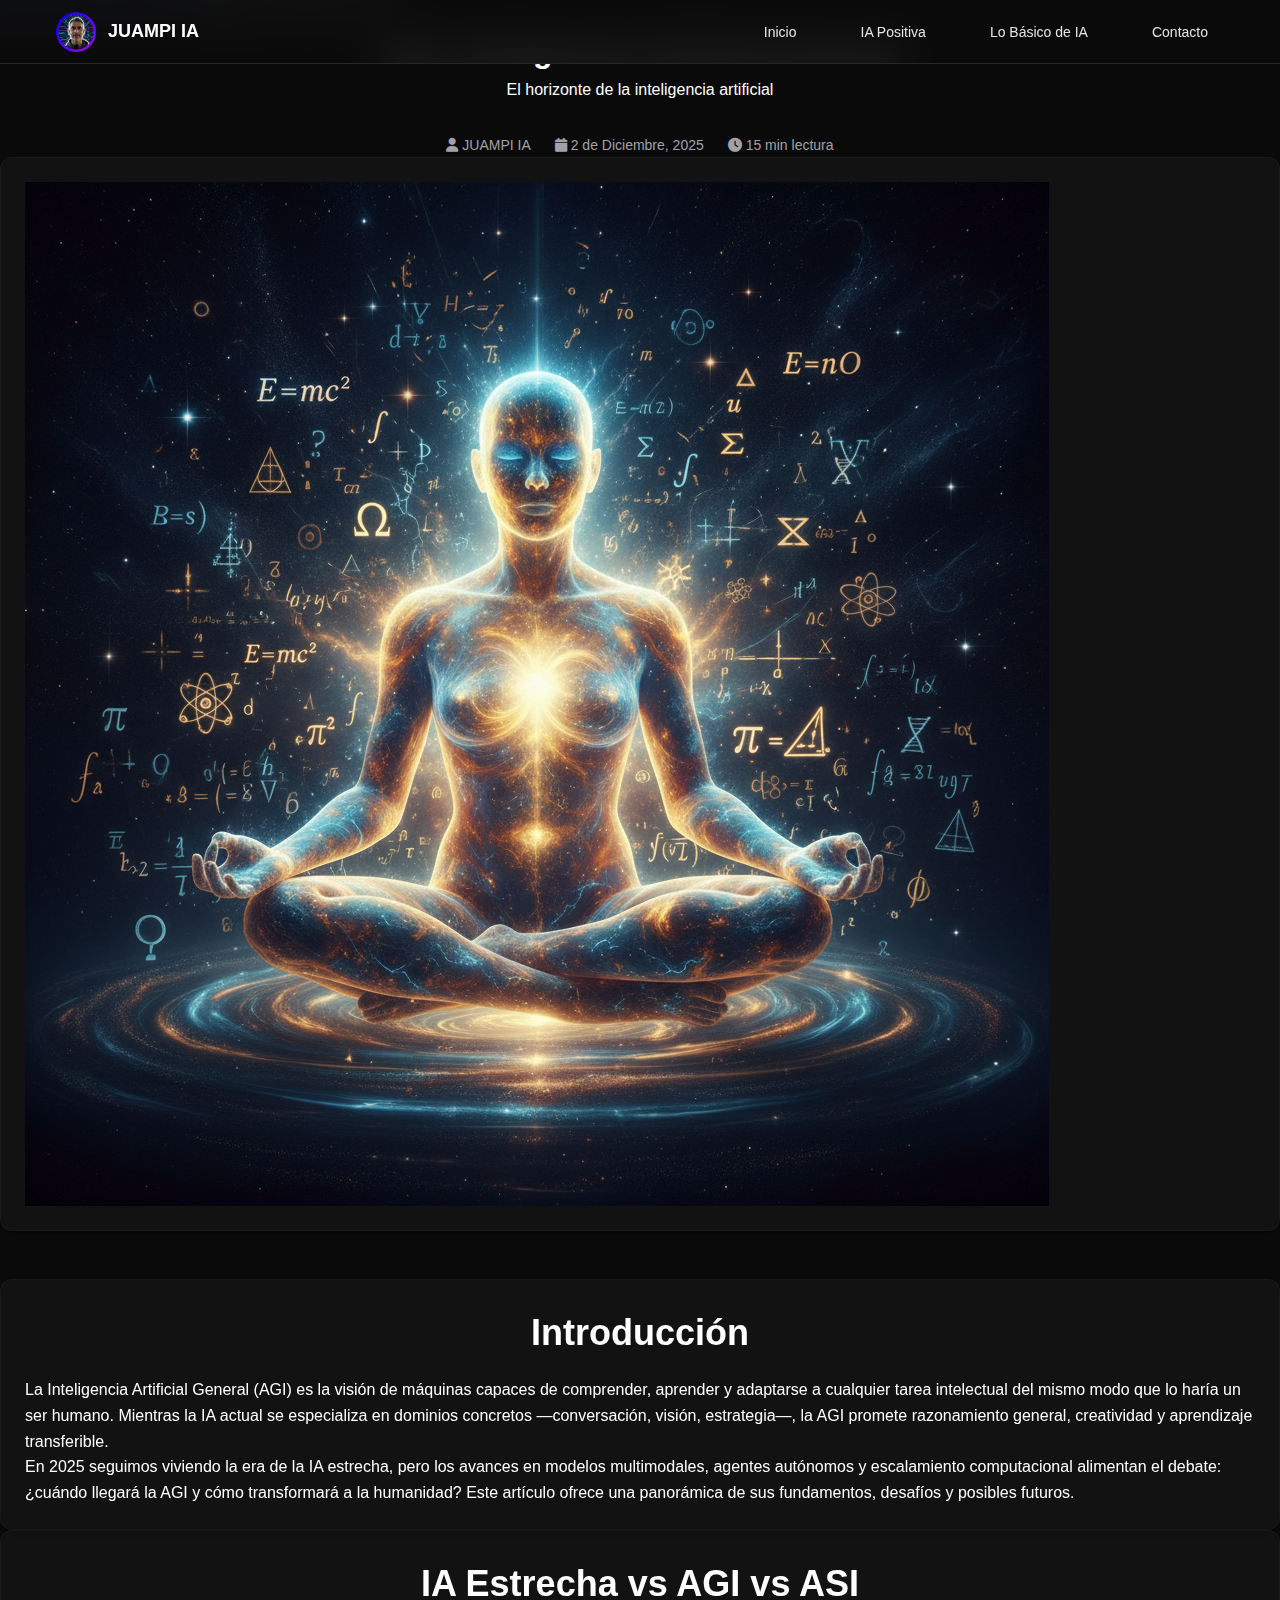
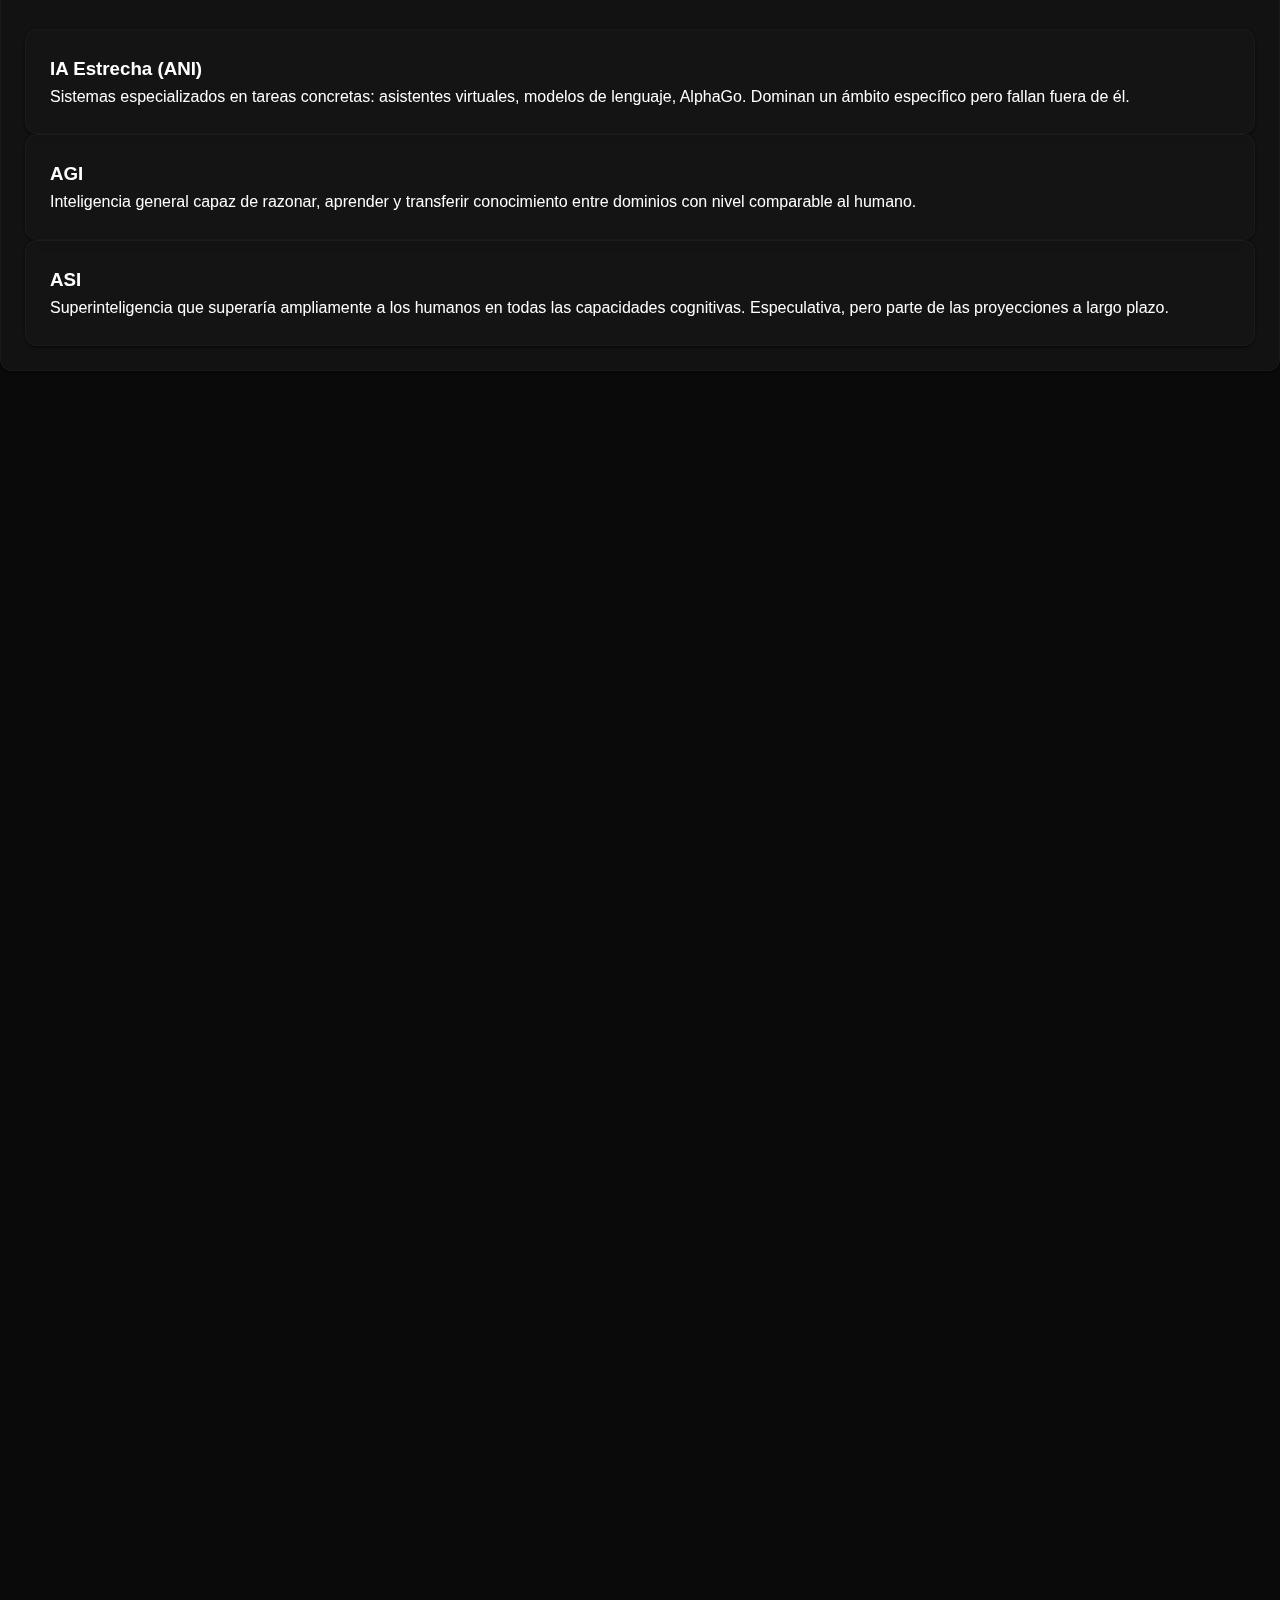
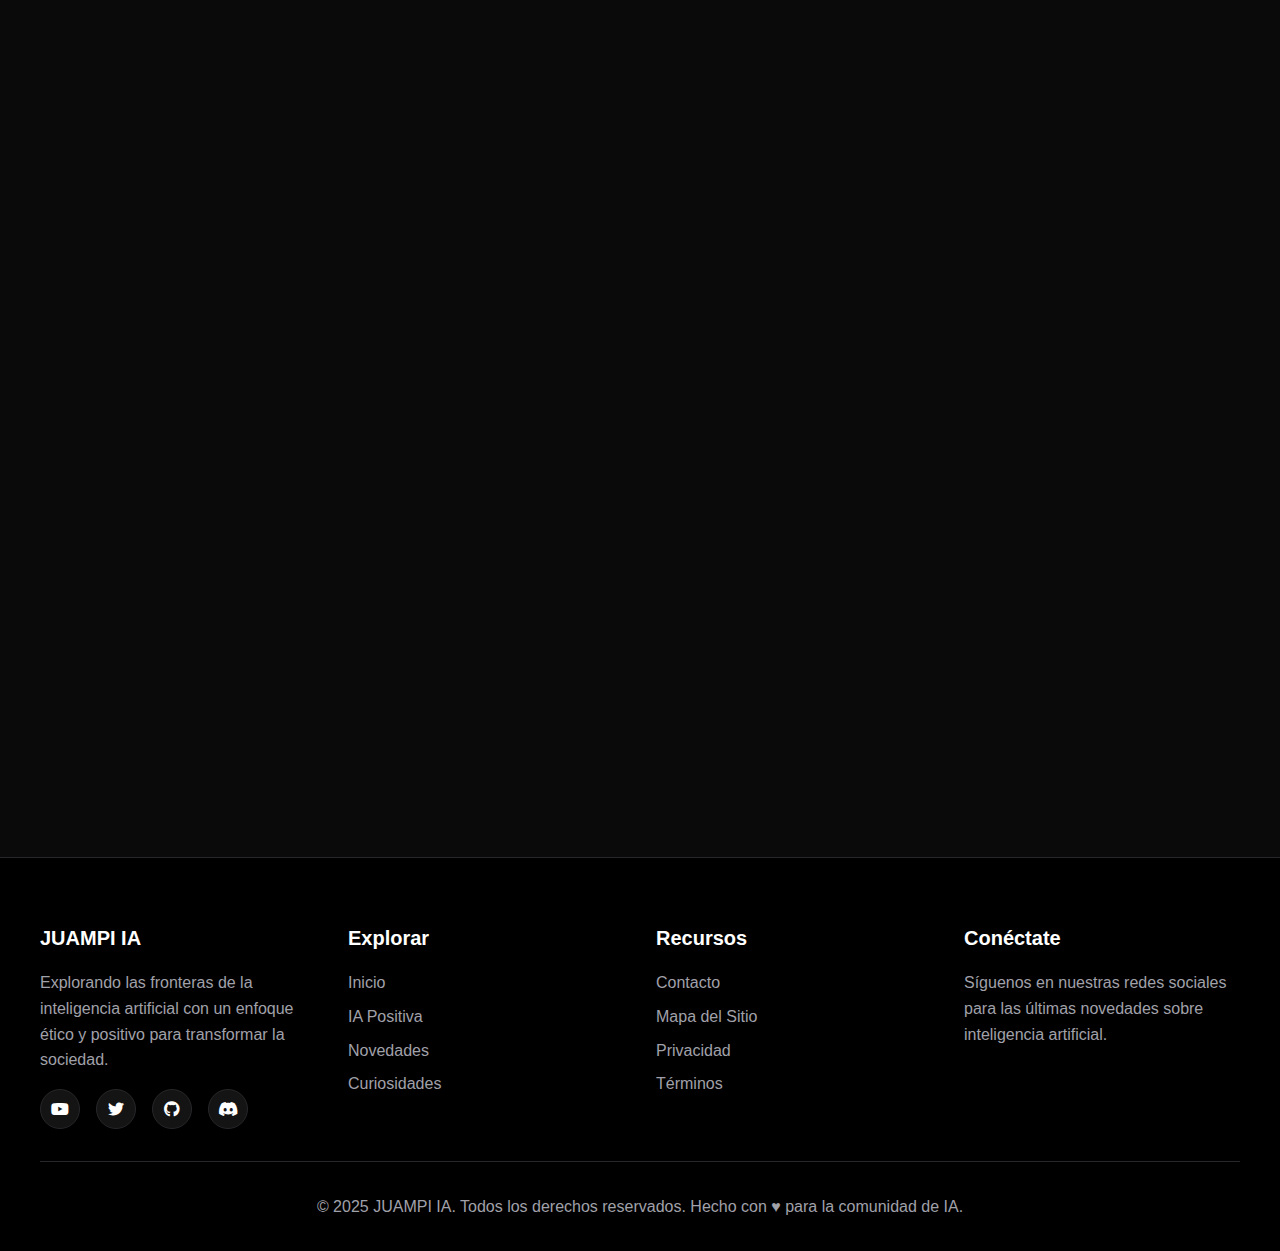
<file: articulos/agi-inteligencia-general.html>
<!DOCTYPE html>
<html lang="es">
<head>
    <meta charset="UTF-8">
    <meta name="viewport" content="width=device-width, initial-scale=1.0">
    <title>AGI: Inteligencia Artificial General - JUAMPI IA</title>
    <meta name="description" content="Explora el futuro de la Inteligencia Artificial General: qué es, cuándo llegará y cómo transformará a la humanidad.">
    <link rel="icon" href="../assets/images/logo_circle_gradient.svg" type="image/svg+xml">

    <link rel="stylesheet" href="../bolt-lovable-styles.css">
    <link rel="stylesheet" href="https://cdnjs.cloudflare.com/ajax/libs/font-awesome/6.4.0/css/all.min.css">
</head>
<body>
    <a href="#main-content" class="skip-link">Saltar al contenido principal</a>

    <nav class="glass-nav">
        <div class="nav-container">
            <a href="../index.html" class="modern-logo">
                <img src="../assets/images/logo_circle_gradient.svg" alt="JUAMPI IA Logo">
                <span>JUAMPI IA</span>
            </a>

            <ul class="nav-menu" id="navMenu">
                <li><a href="../index.html" class="nav-link">Inicio</a></li>
                <li><a href="../ia-positiva.html" class="nav-link">IA Positiva</a></li>
                <li><a href="../lo-basico-ia.html" class="nav-link">Lo Básico de IA</a></li>
                <li><a href="../contacto.html" class="nav-link">Contacto</a></li>
            </ul>

            <button class="mobile-menu-toggle" id="mobileMenuToggle" aria-label="Toggle navigation menu">
                <i class="fas fa-bars"></i>
            </button>
        </div>
    </nav>

    <header class="article-header-modern">
        <div class="hero-background"></div>
        <div class="header-content">
            <div class="breadcrumb-container">
                <nav class="breadcrumb" aria-label="Breadcrumb">
                    <a href="../index.html" class="breadcrumb-link">Inicio</a>
                    <span class="breadcrumb-separator">/</span>
                    <a href="../curiosidades.html" class="breadcrumb-link">Curiosidades</a>
                    <span class="breadcrumb-separator">/</span>
                    <span class="breadcrumb-current" aria-current="page">AGI: Inteligencia Artificial General</span>
                </nav>
            </div>

            <div class="glass-form" style="max-width: 820px; margin: 0 auto; text-align: center;">
                <h1 class="article-title-modern">AGI: Inteligencia Artificial General</h1>
                <p class="article-subtitle-modern">El horizonte de la inteligencia artificial</p>

                <div class="article-meta" style="margin-top: 2rem; display: flex; justify-content: center; gap: 1.5rem; flex-wrap: wrap;">
                    <div class="glass-tag">
                        <i class="fas fa-user"></i>
                        JUAMPI IA
                    </div>
                    <div class="glass-tag">
                        <i class="fas fa-calendar"></i>
                        2 de Diciembre, 2025
                    </div>
                    <div class="glass-tag">
                        <i class="fas fa-clock"></i>
                        15 min lectura
                    </div>
                </div>
            </div>
        </div>
    </header>

    <main class="article-content-modern" id="main-content">
        <div class="grid-container">
            <div class="glass-card fade-in" style="margin-bottom: 3rem;">
                <img src="../assets/images/articulo_agi.png" alt="Ilustración de Inteligencia Artificial General" class="article-featured-image">
            </div>

            <section class="glass-card fade-in article-section">
                <h2 class="section-title">Introducción</h2>
                <div class="article-text">
                    <p>La Inteligencia Artificial General (AGI) es la visión de máquinas capaces de comprender, aprender y adaptarse a cualquier tarea intelectual del mismo modo que lo haría un ser humano. Mientras la IA actual se especializa en dominios concretos —conversación, visión, estrategia—, la AGI promete razonamiento general, creatividad y aprendizaje transferible.</p>
                    <p>En 2025 seguimos viviendo la era de la IA estrecha, pero los avances en modelos multimodales, agentes autónomos y escalamiento computacional alimentan el debate: ¿cuándo llegará la AGI y cómo transformará a la humanidad? Este artículo ofrece una panorámica de sus fundamentos, desafíos y posibles futuros.</p>
                </div>
            </section>

            <section class="glass-card fade-in article-section">
                <h2 class="section-title">IA Estrecha vs AGI vs ASI</h2>
                <div class="stats-grid">
                    <div class="glass-card stat-item">
                        <h3>IA Estrecha (ANI)</h3>
                        <p>Sistemas especializados en tareas concretas: asistentes virtuales, modelos de lenguaje, AlphaGo. Dominan un ámbito específico pero fallan fuera de él.</p>
                    </div>
                    <div class="glass-card stat-item">
                        <h3>AGI</h3>
                        <p>Inteligencia general capaz de razonar, aprender y transferir conocimiento entre dominios con nivel comparable al humano.</p>
                    </div>
                    <div class="glass-card stat-item">
                        <h3>ASI</h3>
                        <p>Superinteligencia que superaría ampliamente a los humanos en todas las capacidades cognitivas. Especulativa, pero parte de las proyecciones a largo plazo.</p>
                    </div>
                </div>
            </section>

            <section class="glass-card fade-in article-section">
                <h2 class="section-title">Capacidades Requeridas para AGI</h2>
                <div class="tech-grid">
                    <div class="glass-card tech-card">
                        <div class="card-header">
                            <span class="tech-icon" aria-hidden="true">🧠</span>
                            <h3>Razonamiento Abstracto</h3>
                        </div>
                        <div class="card-content">
                            <p>Comprender conceptos complejos, lógica y matemática para resolver problemas nuevos sin ejemplos previos.</p>
                        </div>
                    </div>
                    <div class="glass-card tech-card">
                        <div class="card-header">
                            <span class="tech-icon" aria-hidden="true">🔄</span>
                            <h3>Aprendizaje Transferible</h3>
                        </div>
                        <div class="card-content">
                            <p>Utilizar conocimientos adquiridos en un dominio para aprender rápidamente en otros contextos.</p>
                        </div>
                    </div>
                    <div class="glass-card tech-card">
                        <div class="card-header">
                            <span class="tech-icon" aria-hidden="true">💬</span>
                            <h3>Comprensión del Lenguaje</h3>
                        </div>
                        <div class="card-content">
                            <p>Interpretar matices semánticos, pragmáticos y culturales en el lenguaje humano, más allá de patrones estadísticos.</p>
                        </div>
                    </div>
                    <div class="glass-card tech-card">
                        <div class="card-header">
                            <span class="tech-icon" aria-hidden="true">💡</span>
                            <h3>Sentido Común</h3>
                        </div>
                        <div class="card-content">
                            <p>Modelar el mundo cotidiano, comprender causalidad y anticipar consecuencias implícitas.</p>
                        </div>
                    </div>
                    <div class="glass-card tech-card">
                        <div class="card-header">
                            <span class="tech-icon" aria-hidden="true">🎨</span>
                            <h3>Creatividad</h3>
                        </div>
                        <div class="card-content">
                            <p>Generar ideas originales, soluciones inéditas y expresar intuición más allá de patrones aprendidos.</p>
                        </div>
                    </div>
                    <div class="glass-card tech-card">
                        <div class="card-header">
                            <span class="tech-icon" aria-hidden="true">❓</span>
                            <h3>¿Conciencia?</h3>
                        </div>
                        <div class="card-content">
                            <p>La gran incógnita: ¿es necesaria la auto-conciencia para lograr AGI o basta con funcionalidad equivalente?</p>
                        </div>
                    </div>
                </div>
            </section>

            <section class="glass-card fade-in article-section">
                <h2 class="section-title">El Camino hacia AGI</h2>
                <div class="timeline-modern">
                    <div class="timeline-item">
                        <div class="timeline-year glass-tag">1956</div>
                        <div class="timeline-content">
                            <h3>Dartmouth</h3>
                            <p>Conferencia donde nace formalmente el campo de la inteligencia artificial y su ambición original: crear mentes sintéticas.</p>
                        </div>
                    </div>
                    <div class="timeline-item">
                        <div class="timeline-year glass-tag">1997</div>
                        <div class="timeline-content">
                            <h3>Deep Blue</h3>
                            <p>IBM derrota al campeón mundial de ajedrez, demostrando el poder de la IA especializada.</p>
                        </div>
                    </div>
                    <div class="timeline-item">
                        <div class="timeline-year glass-tag">2012</div>
                        <div class="timeline-content">
                            <h3>AlexNet</h3>
                            <p>Revolución del deep learning y del reconocimiento visual con redes neuronales profundas.</p>
                        </div>
                    </div>
                    <div class="timeline-item">
                        <div class="timeline-year glass-tag">2016</div>
                        <div class="timeline-content">
                            <h3>AlphaGo</h3>
                            <p>DeepMind vence al campeón mundial de Go, juego considerado inabordable por IA tradicional.</p>
                        </div>
                    </div>
                    <div class="timeline-item">
                        <div class="timeline-year glass-tag">2022</div>
                        <div class="timeline-content">
                            <h3>ChatGPT</h3>
                            <p>Modelos de lenguaje masivos muestran razonamiento, narrativa y habilidades conversacionales avanzadas.</p>
                        </div>
                    </div>
                    <div class="timeline-item">
                        <div class="timeline-year glass-tag">2025</div>
                        <div class="timeline-content">
                            <h3>Modelos Multimodales</h3>
                            <p>IA que entiende y genera texto, imagen, audio y video integrados, acercándose al aprendizaje generalizado.</p>
                        </div>
                    </div>
                    <div class="timeline-item">
                        <div class="timeline-year glass-tag">2030 - 2040</div>
                        <div class="timeline-content">
                            <h3>Proyecciones</h3>
                            <p>Investigadores estiman la aparición de prototipos de AGI limitada en dominios controlados.</p>
                        </div>
                    </div>
                    <div class="timeline-item">
                        <div class="timeline-year glass-tag">2045 - 2060</div>
                        <div class="timeline-content">
                            <h3>Escenarios Futuros</h3>
                            <p>Posibles sistemas AGI plenamente funcionales y surgimiento de superinteligencias artificiales.</p>
                        </div>
                    </div>
                </div>
            </section>

            <section class="glass-card fade-in article-section">
                <h2 class="section-title">Caminos hacia la AGI</h2>
                <div class="applications-grid">
                    <div class="glass-card application-item">
                        <div class="application-icon">
                            <i class="fas fa-chart-line"></i>
                        </div>
                        <div class="application-content">
                            <h3>Escalamiento Masivo</h3>
                            <p>El enfoque de OpenAI y Anthropic: más datos, más parámetros, más compute para emerger capacidades generales.</p>
                        </div>
                    </div>
                    <div class="glass-card application-item">
                        <div class="application-icon">
                            <i class="fas fa-brain"></i>
                        </div>
                        <div class="application-content">
                            <h3>Arquitecturas Neuromórficas</h3>
                            <p>Hardware inspirado en el cerebro humano que promete eficiencia energética y aprendizaje continuo.</p>
                        </div>
                    </div>
                    <div class="glass-card application-item">
                        <div class="application-icon">
                            <i class="fas fa-puzzle-piece"></i>
                        </div>
                        <div class="application-content">
                            <h3>Híbridos Simbólico-Conexionales</h3>
                            <p>Combinar reglas lógicas con redes neuronales para lograr razonamiento estructurado y sentido común.</p>
                        </div>
                    </div>
                    <div class="glass-card application-item">
                        <div class="application-icon">
                            <i class="fas fa-gamepad"></i>
                        </div>
                        <div class="application-content">
                            <h3>Aprendizaje por Refuerzo Avanzado</h3>
                            <p>Agentes que aprenden del entorno mediante simulaciones a gran escala y objetivos múltiples.</p>
                        </div>
                    </div>
                    <div class="glass-card application-item">
                        <div class="application-icon">
                            <i class="fas fa-atom"></i>
                        </div>
                        <div class="application-content">
                            <h3>Computación Cuántica</h3>
                            <p>Procesamiento cuántico que potencialmente acelerará la exploración de espacios de búsqueda gigantes.</p>
                        </div>
                    </div>
                </div>
            </section>

            <section class="glass-card fade-in article-section">
                <h2 class="section-title">Organizaciones que lideran la carrera</h2>
                <div class="case-studies">
                    <div class="glass-card case-study">
                        <div class="case-header">
                            <h3>OpenAI</h3>
                            <span class="glass-tag"><i class="fas fa-rocket"></i> Escalamiento</span>
                        </div>
                        <div class="case-content">
                            <p>Misión declarada: garantizar que la AGI beneficie a toda la humanidad. Trabajan en modelos cada vez más generales como GPT-5 y agentes autónomos.</p>
                            <p><strong>Enfoque:</strong> escalamiento masivo, alineación y gobernanza gradual.</p>
                        </div>
                    </div>
                    <div class="glass-card case-study">
                        <div class="case-header">
                            <h3>DeepMind</h3>
                            <span class="glass-tag"><i class="fas fa-flask"></i> Investigación</span>
                        </div>
                        <div class="case-content">
                            <p>Desarrolladores de AlphaGo y AlphaFold. Investigan aprendizaje por refuerzo, agentes generales y modelos científicos.</p>
                            <p><strong>Enfoque:</strong> resolver problemas fundamentales para avanzar hacia AGI segura.</p>
                        </div>
                    </div>
                    <div class="glass-card case-study">
                        <div class="case-header">
                            <h3>Anthropic</h3>
                            <span class="glass-tag"><i class="fas fa-shield-alt"></i> Seguridad</span>
                        </div>
                        <div class="case-content">
                            <p>Fundada por ex miembros de OpenAI. Su modelo Claude se centra en la IA constitucional y la interpretabilidad.</p>
                            <p><strong>Enfoque:</strong> construir sistemas alineados mediante principios explícitos.</p>
                        </div>
                    </div>
                    <div class="glass-card case-study">
                        <div class="case-header">
                            <h3>Meta AI</h3>
                            <span class="glass-tag"><i class="fas fa-code-branch"></i> Investigación Abierta</span>
                        </div>
                        <div class="case-content">
                            <p>Promueven modelos abiertos como LLaMA y proyectos multimodales. Apuestan por la colaboración comunitaria para acelerar avances.</p>
                            <p><strong>Enfoque:</strong> transparencia, escalamiento y herramientas para desarrolladores.</p>
                        </div>
                    </div>
                    <div class="glass-card case-study">
                        <div class="case-header">
                            <h3>Academia Global</h3>
                            <span class="glass-tag"><i class="fas fa-university"></i> Ciencia Básica</span>
                        </div>
                        <div class="case-content">
                            <p>Laboratorios en MIT, Stanford, Berkeley y universidades asiáticas investigan arquitecturas híbridas, neuromorfismo y neurociencia computacional.</p>
                            <p><strong>Enfoque:</strong> entender la cognición para replicarla de forma segura.</p>
                        </div>
                    </div>
                </div>
            </section>

            <section class="glass-card fade-in article-section">
                <h2 class="section-title">Obstáculos Técnicos</h2>
                <div class="ethics-grid">
                    <div class="glass-card ethics-point">
                        <h3><i class="fas fa-lightbulb"></i> Sentido Común</h3>
                        <p>Codificar conocimiento implícito del mundo sigue siendo una barrera crítica.</p>
                    </div>
                    <div class="glass-card ethics-point">
                        <h3><i class="fas fa-project-diagram"></i> Razonamiento Causal</h3>
                        <p>Los modelos actuales aprenden correlaciones, no causas. La AGI necesita entender cómo y por qué ocurren las cosas.</p>
                    </div>
                    <div class="glass-card ethics-point">
                        <h3><i class="fas fa-bolt"></i> Eficiencia Energética</h3>
                        <p>El cerebro humano opera con 20W; entrenar modelos gigantes requiere megavatios y centros de datos especializados.</p>
                    </div>
                    <div class="glass-card ethics-point">
                        <h3><i class="fas fa-infinity"></i> Aprendizaje Continuo</h3>
                        <p>Evitar el olvido catastrófico y actualizar conocimientos sin destruir lo aprendido es un reto abierto.</p>
                    </div>
                    <div class="glass-card ethics-point">
                        <h3><i class="fas fa-expand"></i> Generalización</h3>
                        <p>Lograr desempeño robusto en situaciones no vistas y ambientes cambiantes es indispensable.</p>
                    </div>
                    <div class="glass-card ethics-point">
                        <h3><i class="fas fa-scale-balanced"></i> Alineación</h3>
                        <p>Asegurar que los objetivos de la AGI coincidan con valores humanos y se mantengan bajo control.</p>
                    </div>
                </div>
            </section>

            <section class="glass-card fade-in article-section">
                <h2 class="section-title">Implicaciones para la Humanidad</h2>
                <div class="article-text">
                    <p>Una AGI exitosa podría resolver desafíos globales: nuevas curas, soluciones climáticas, abundancia económica y avances científicos acelerados. Sin embargo, también plantea riesgos de desempleo masivo, concentración de poder y escenarios existenciales.</p>
                </div>
                <div class="ethics-box glass-form">
                    <h3><i class="fas fa-glasses"></i> Escenarios</h3>
                    <div class="ethics-points">
                        <div class="glass-card ethics-point">
                            <h4>Optimista</h4>
                            <p>AGI colaborativa que amplifica la creatividad humana y distribuye sus beneficios globalmente.</p>
                        </div>
                        <div class="glass-card ethics-point">
                            <h4>Moderado</h4>
                            <p>Transición turbulenta con disrupciones laborales pero mitigada por regulación y nuevos empleos.</p>
                        </div>
                        <div class="glass-card ethics-point">
                            <h4>Pesimista</h4>
                            <p>Desigualdad extrema, concentración de poder corporativo o estatal y pérdida de autonomía individual.</p>
                        </div>
                        <div class="glass-card ethics-point">
                            <h4>Catastrófico</h4>
                            <p>Pérdida de control sobre sistemas superinteligentes que optimizan objetivos incompatibles con la vida humana.</p>
                        </div>
                    </div>
                </div>
            </section>

            <section class="glass-card fade-in article-section">
                <h2 class="section-title">Seguridad y Alineación</h2>
                <div class="tech-grid">
                    <div class="glass-card tech-card">
                        <div class="card-header">
                            <span class="tech-icon" aria-hidden="true">❤️</span>
                            <h3>Alineación de Valores</h3>
                        </div>
                        <div class="card-content">
                            <p>Investigar cómo especificar objetivos éticos y garantizar que la AGI los respete incluso bajo presión.</p>
                        </div>
                    </div>
                    <div class="glass-card tech-card">
                        <div class="card-header">
                            <span class="tech-icon" aria-hidden="true">🔍</span>
                            <h3>Interpretabilidad</h3>
                        </div>
                        <div class="card-content">
                            <p>Comprender por qué el sistema toma decisiones, identificar fallos y corregirlos de forma transparente.</p>
                        </div>
                    </div>
                    <div class="glass-card tech-card">
                        <div class="card-header">
                            <span class="tech-icon" aria-hidden="true">🛡️</span>
                            <h3>Robustez</h3>
                        </div>
                        <div class="card-content">
                            <p>AGI debe comportarse correctamente ante entradas maliciosas, información parcial o entornos adversos.</p>
                        </div>
                    </div>
                    <div class="glass-card tech-card">
                        <div class="card-header">
                            <span class="tech-icon" aria-hidden="true">🏛️</span>
                            <h3>Gobernanza</h3>
                        </div>
                        <div class="card-content">
                            <p>Marcos internacionales para supervisar desarrollo, despliegue y uso responsable de AGI.</p>
                        </div>
                    </div>
                </div>
            </section>

            <section class="glass-card fade-in article-section">
                <h2 class="section-title">Debate entre Expertos</h2>
                <div class="case-studies">
                    <div class="glass-card case-study">
                        <div class="case-header">
                            <h3>Ray Kurzweil</h3>
                            <span class="glass-tag"><i class="fas fa-sun"></i> Optimista</span>
                        </div>
                        <div class="case-content">
                            <p>Predice AGI para 2029 y una singularidad tecnológica beneficiosa. Confía en la convergencia hombre-máquina.</p>
                        </div>
                    </div>
                    <div class="glass-card case-study">
                        <div class="case-header">
                            <h3>Demis Hassabis</h3>
                            <span class="glass-tag"><i class="fas fa-compass"></i> Cauteloso</span>
                        </div>
                        <div class="case-content">
                            <p>Considera plausible la AGI en las próximas décadas, pero insiste en priorizar la seguridad y la regulación.</p>
                        </div>
                    </div>
                    <div class="glass-card case-study">
                        <div class="case-header">
                            <h3>Gary Marcus</h3>
                            <span class="glass-tag"><i class="fas fa-question"></i> Escéptico</span>
                        </div>
                        <div class="case-content">
                            <p>Argumenta que el escalamiento no es suficiente: necesitamos nuevas arquitecturas y simbología explícita.</p>
                        </div>
                    </div>
                    <div class="glass-card case-study">
                        <div class="case-header">
                            <h3>Eliezer Yudkowsky</h3>
                            <span class="glass-tag"><i class="fas fa-skull-crossbones"></i> Alarmista</span>
                        </div>
                        <div class="case-content">
                            <p>Advierte que el riesgo existencial es alto y propone pausas globales hasta dominar la alineación.</p>
                        </div>
                    </div>
                </div>
            </section>

            <section class="glass-card fade-in article-section">
                <h2 class="section-title">¿Cómo Prepararnos?</h2>
                <div class="preparation-steps">
                    <div class="glass-card step-card">
                        <div class="step-number">1</div>
                        <h3>Educación</h3>
                        <p>Aprende fundamentos de IA, ética y gobernanza para participar en las decisiones que moldearán el futuro.</p>
                    </div>
                    <div class="glass-card step-card">
                        <div class="step-number">2</div>
                        <h3>Participación</h3>
                        <p>Únete a debates públicos, organizaciones y foros que impulsan políticas de IA responsable.</p>
                    </div>
                    <div class="glass-card step-card">
                        <div class="step-number">3</div>
                        <h3>Adaptabilidad</h3>
                        <p>Desarrolla habilidades humanas únicas: creatividad, pensamiento crítico, empatía y liderazgo.</p>
                    </div>
                    <div class="glass-card step-card">
                        <div class="step-number">4</div>
                        <h3>Ética</h3>
                        <p>Promueve códigos de conducta, auditorías y transparencia en organizaciones que desarrollan IA.</p>
                    </div>
                    <div class="glass-card step-card">
                        <div class="step-number">5</div>
                        <h3>Colaboración Global</h3>
                        <p>Apoya iniciativas internacionales que buscan estándares comunes para el desarrollo seguro de AGI.</p>
                    </div>
                </div>
            </section>

            <section class="glass-card fade-in article-section">
                <h2 class="section-title">Preguntas Filosóficas</h2>
                <div class="glass-form" style="display: grid; gap: 1rem;">
                    <p>¿Puede una AGI desarrollar conciencia o emociones propias?</p>
                    <p>Si una AGI es consciente, ¿deberíamos reconocerle derechos y responsabilidades?</p>
                    <p>¿Qué significa ser humano en un mundo donde la inteligencia no es exclusiva de nuestra especie?</p>
                    <p>¿Es ético crear AGI si no podemos garantizar su seguridad y compatibilidad con la vida?</p>
                    <p>¿Cómo mantenemos propósito y sentido cuando una máquina puede hacerlo casi todo mejor?</p>
                </div>
            </section>

            <section class="glass-card fade-in article-section">
                <h2 class="section-title">Visiones del Futuro</h2>
                <div class="future-projections">
                    <div class="glass-card projection-item">
                        <h4>2026 - 2030</h4>
                        <p>Sistemas de IA cada vez más generales en ámbitos científicos y de investigación.</p>
                    </div>
                    <div class="glass-card projection-item">
                        <h4>2031 - 2040</h4>
                        <p>Posible emergencia de AGI limitada en entornos controlados y corporativos.</p>
                    </div>
                    <div class="glass-card projection-item">
                        <h4>2041 - 2050</h4>
                        <p>AGI completa con impacto transversal en economía, ciencia y cultura.</p>
                    </div>
                    <div class="glass-card projection-item">
                        <h4>2051 - 2100</h4>
                        <p>Era post-AGI: superinteligencias, civilizaciones híbridas y redefinición del rol humano.</p>
                    </div>
                </div>
            </section>

            <section class="glass-card fade-in article-section">
                <h2 class="section-title">Conclusión</h2>
                <div class="article-text">
                    <p>La AGI representa simultáneamente la mayor oportunidad y el desafío ético-tecnológico más grande de la historia. Su desarrollo debe ser guiado por responsabilidad, cooperación global y una visión centrada en el bienestar humano.</p>
                    <p>El futuro aún no está escrito: depende de las decisiones que tomemos hoy sobre investigación, regulación y valores compartidos.</p>
                </div>
                <div class="call-to-action glass-form" style="max-width: 640px; margin: 0 auto; text-align: center;">
                    <p style="margin-bottom: 1rem;">Participa en nuestra comunidad para seguir de cerca la evolución hacia la AGI y contribuir a un futuro seguro.</p>
                    <a href="../contacto.html" class="glass-button primary">
                        <i class="fas fa-users"></i>
                        Unirme al debate
                    </a>
                </div>
            </section>

            <section class="glass-card fade-in article-section">
                <h2 class="section-title">Artículos Relacionados</h2>
                <div class="related-articles">
                    <div class="glass-card related-article">
                        <h4>Neurociencia Artificial</h4>
                        <p>Interfaz entre cerebro y máquinas que impulsa la próxima generación de inteligencias.</p>
                        <a href="neurociencia-artificial.html" class="glass-button">Leer más →</a>
                    </div>
                    <div class="glass-card related-article">
                        <h4>Ética en la Inteligencia Artificial</h4>
                        <p>Principios para guiar el desarrollo responsable de tecnologías emergentes.</p>
                        <a href="etica-ia.html" class="glass-button">Leer más →</a>
                    </div>
                    <div class="glass-card related-article">
                        <h4>Computación Cuántica para IA</h4>
                        <p>Cómo el poder cuántico puede acelerar el camino hacia inteligencias más capaces.</p>
                        <a href="computacion-cuantica-ia.html" class="glass-button">Leer más →</a>
                    </div>
                </div>
            </section>

            <section class="glass-card fade-in">
                <h3 style="text-align: center; margin-bottom: 1rem;">Comparte este artículo</h3>
                <div class="share-buttons" style="display: flex; justify-content: center; gap: 1rem; flex-wrap: wrap;">
                    <button class="glass-button share-btn" onclick="shareArticle('twitter')">
                        <i class="fab fa-twitter"></i>
                        Twitter
                    </button>
                    <button class="glass-button share-btn" onclick="shareArticle('facebook')">
                        <i class="fab fa-facebook"></i>
                        Facebook
                    </button>
                    <button class="glass-button share-btn" onclick="shareArticle('linkedin')">
                        <i class="fab fa-linkedin"></i>
                        LinkedIn
                    </button>
                    <button class="glass-button share-btn" onclick="copyLink()">
                        <i class="fas fa-link"></i>
                        Copiar Link
                    </button>
                </div>
            </section>
        </div>
    </main>

    <footer class="modern-footer">
        <div class="footer-content">
            <div class="footer-section">
                <h3>JUAMPI IA</h3>
                <p>Explorando las fronteras de la inteligencia artificial con un enfoque ético y positivo para transformar la sociedad.</p>
                <div class="social-links">
                    <a href="https://youtube.com/@juampi-ia" class="social-link" target="_blank" rel="noopener noreferrer" aria-label="YouTube">
                        <i class="fab fa-youtube"></i>
                    </a>
                    <a href="https://twitter.com/juampi_ia" class="social-link" target="_blank" rel="noopener noreferrer" aria-label="Twitter">
                        <i class="fab fa-twitter"></i>
                    </a>
                    <a href="https://github.com/juampi-ia" class="social-link" target="_blank" rel="noopener noreferrer" aria-label="GitHub">
                        <i class="fab fa-github"></i>
                    </a>
                    <a href="https://discord.gg/juampi-ia" class="social-link" target="_blank" rel="noopener noreferrer" aria-label="Discord">
                        <i class="fab fa-discord"></i>
                    </a>
                </div>
            </div>

            <div class="footer-section">
                <h3>Explorar</h3>
                <ul>
                    <li><a href="../index.html">Inicio</a></li>
                    <li><a href="../ia-positiva.html">IA Positiva</a></li>
                    <li><a href="../novedades.html">Novedades</a></li>
                    <li><a href="../curiosidades.html">Curiosidades</a></li>
                </ul>
            </div>

            <div class="footer-section">
                <h3>Recursos</h3>
                <ul>
                    <li><a href="../contacto.html">Contacto</a></li>
                    <li><a href="#sitemap">Mapa del Sitio</a></li>
                    <li><a href="#privacy">Privacidad</a></li>
                    <li><a href="#terms">Términos</a></li>
                </ul>
            </div>

            <div class="footer-section">
                <h3>Conéctate</h3>
                <p>Síguenos en nuestras redes sociales para las últimas novedades sobre inteligencia artificial.</p>
            </div>
        </div>

        <div class="footer-bottom">
            <p>&copy; 2025 JUAMPI IA. Todos los derechos reservados. Hecho con ♥ para la comunidad de IA.</p>
        </div>
    </footer>

    <script>
        const mobileMenuToggle = document.getElementById('mobileMenuToggle');
        const navMenu = document.getElementById('navMenu');

        mobileMenuToggle.addEventListener('click', () => {
            navMenu.classList.toggle('active');
            const icon = mobileMenuToggle.querySelector('i');
            icon.classList.toggle('fa-bars');
            icon.classList.toggle('fa-times');
        });

        document.querySelectorAll('.nav-link').forEach(link => {
            link.addEventListener('click', () => {
                navMenu.classList.remove('active');
                const icon = mobileMenuToggle.querySelector('i');
                icon.classList.add('fa-bars');
                icon.classList.remove('fa-times');
            });
        });

        function shareArticle(platform) {
            const url = window.location.href;
            const title = document.title;

            const shareUrls = {
                twitter: `https://twitter.com/intent/tweet?url=${encodeURIComponent(url)}&text=${encodeURIComponent(title)}`,
                facebook: `https://www.facebook.com/sharer/sharer.php?u=${encodeURIComponent(url)}`,
                linkedin: `https://www.linkedin.com/sharing/share-offsite/?url=${encodeURIComponent(url)}`
            };

            if (shareUrls[platform]) {
                window.open(shareUrls[platform], '_blank', 'width=600,height=400');
            }
        }

        function copyLink() {
            navigator.clipboard.writeText(window.location.href).then(() => {
                alert('¡Enlace copiado al portapapeles!');
            });
        }

        const observerOptions = {
            threshold: 0.1,
            rootMargin: '0px 0px -50px 0px'
        };

        const observer = new IntersectionObserver((entries) => {
            entries.forEach(entry => {
                if (entry.isIntersecting) {
                    entry.target.classList.add('visible');
                }
            });
        }, observerOptions);

        document.querySelectorAll('.fade-in').forEach(el => observer.observe(el));

        document.querySelectorAll('a[href^="#"]').forEach(anchor => {
            anchor.addEventListener('click', function (e) {
                const targetId = this.getAttribute('href');
                if (targetId.length > 1) {
                    e.preventDefault();
                    const target = document.querySelector(targetId);
                    if (target) {
                        target.scrollIntoView({
                            behavior: 'smooth',
                            block: 'start'
                        });
                    }
                }
            });
        });
    </script>
</body>
</html>
</file>
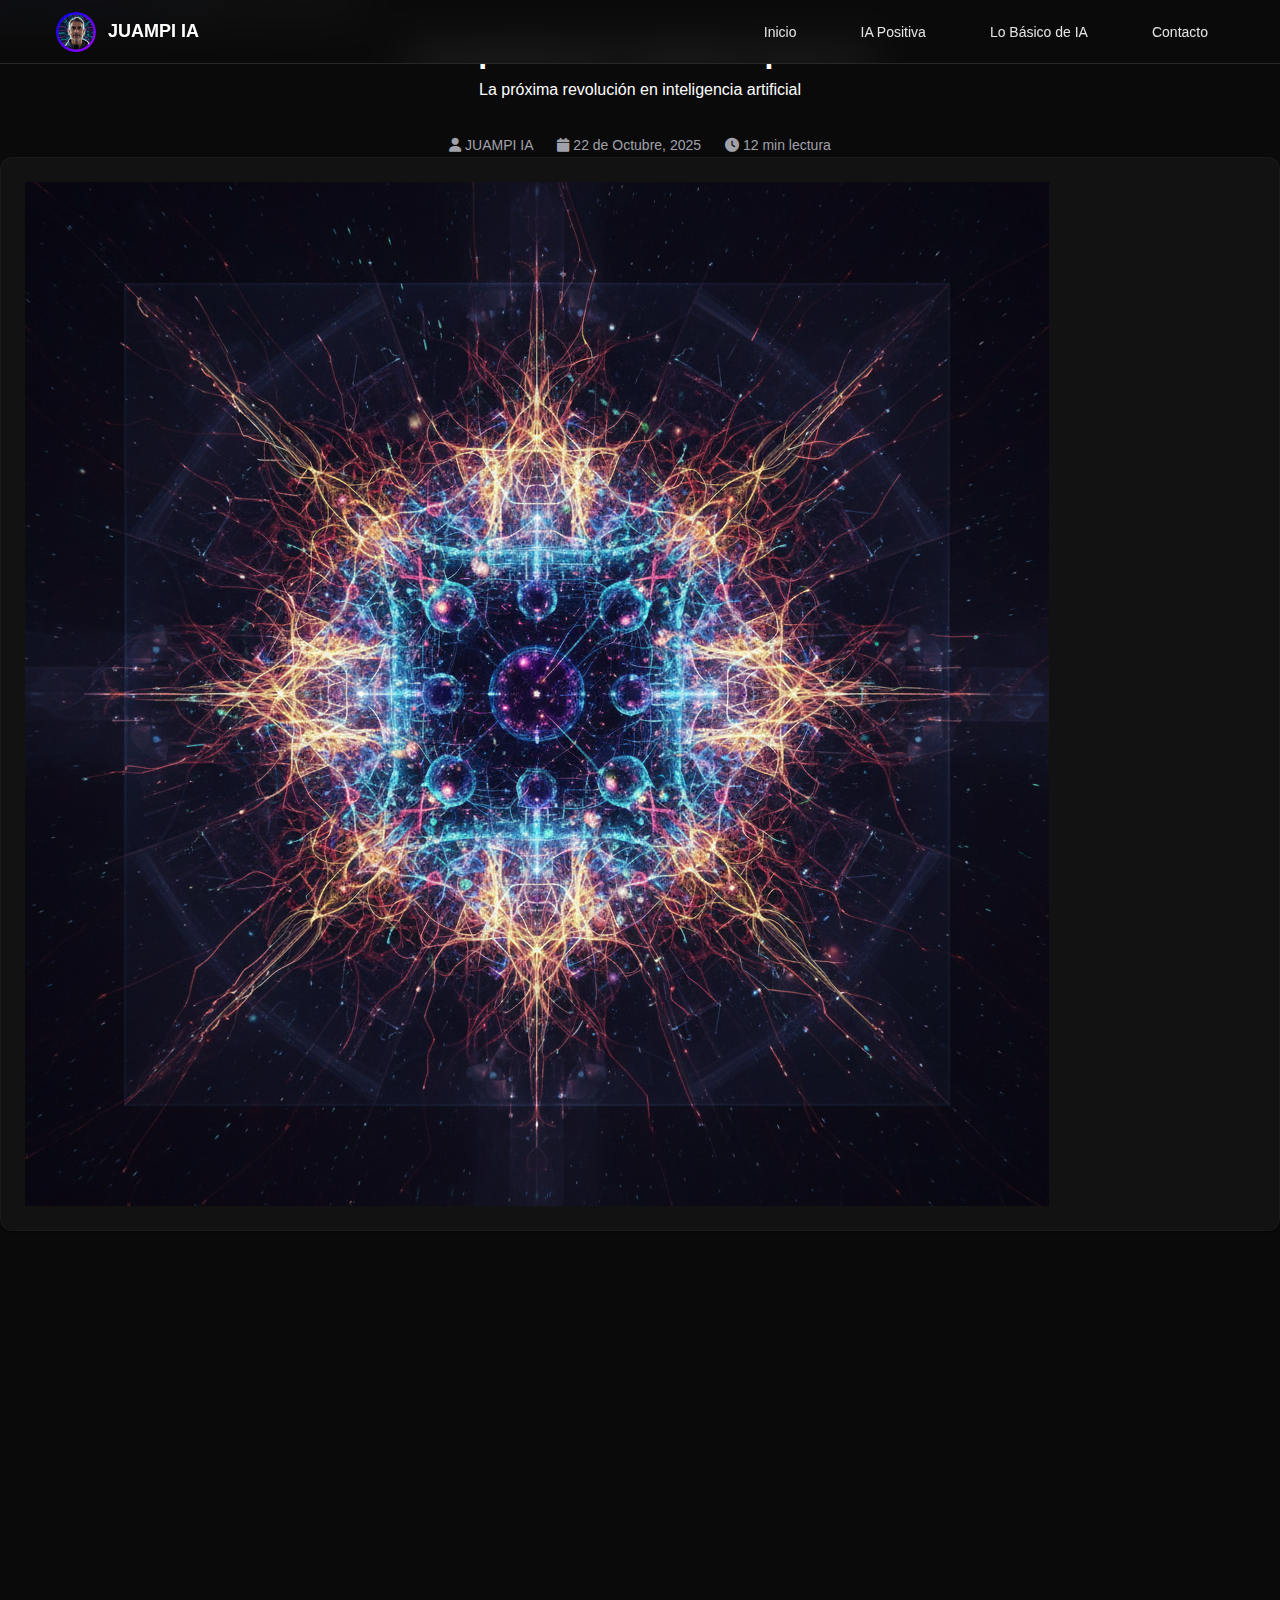
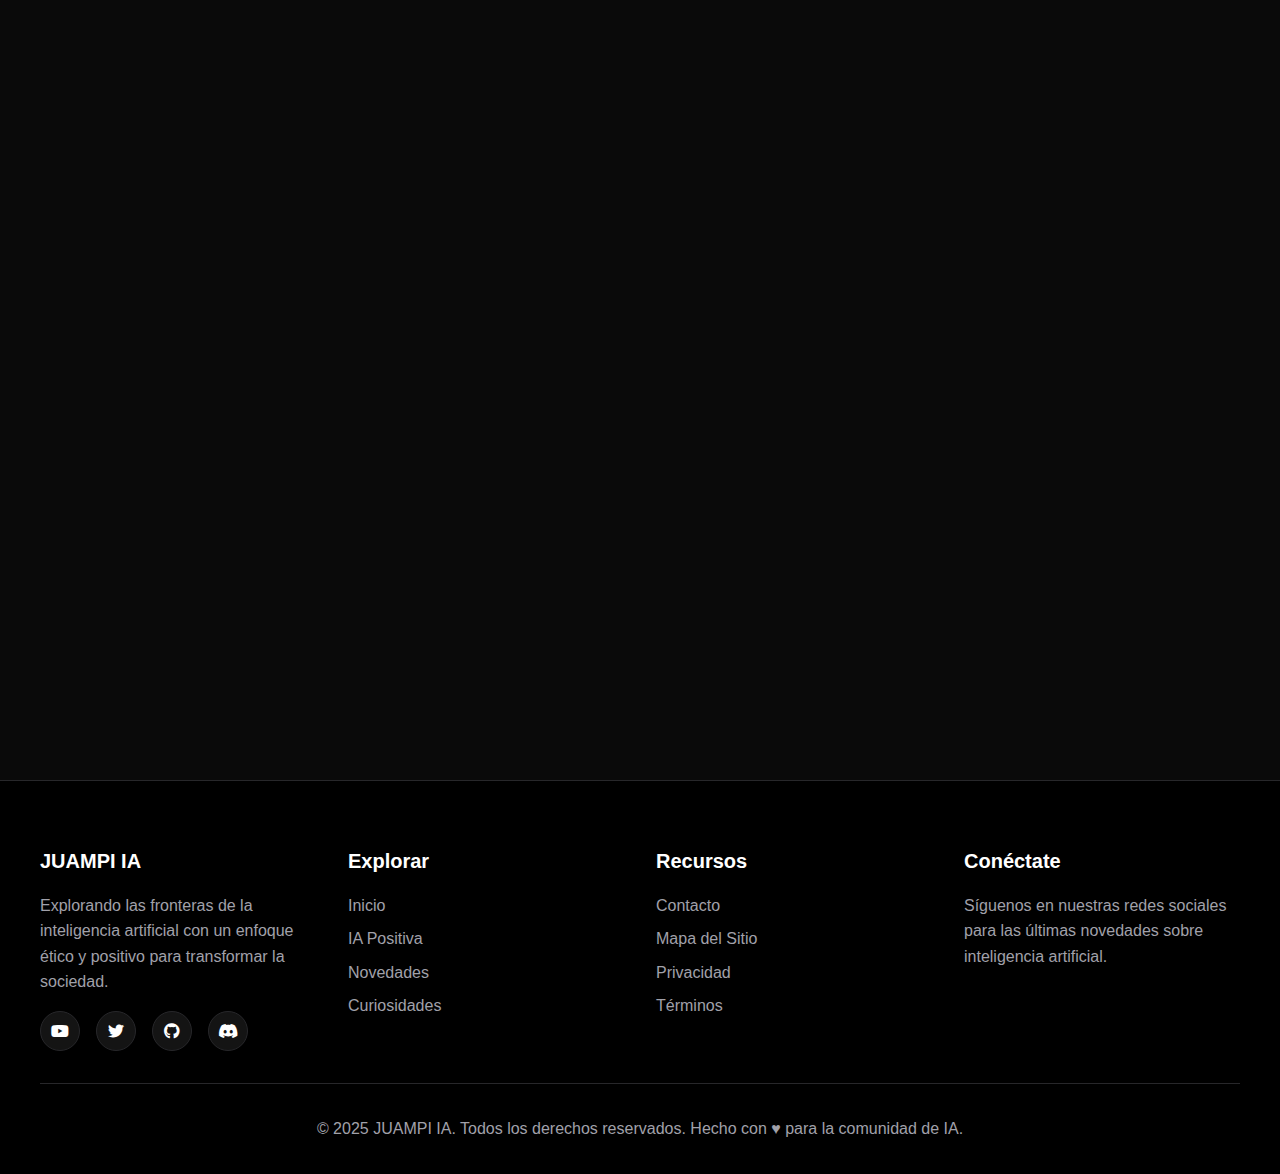
<file: articulos/computacion-cuantica-ia.html>
<!DOCTYPE html>
<html lang="es">
<head>
    <meta charset="UTF-8">
    <meta name="viewport" content="width=device-width, initial-scale=1.0">
    <title>Computación Cuántica para IA - JUAMPI IA</title>
    <meta name="description" content="Descubre cómo la computación cuántica revolucionará la inteligencia artificial: algoritmos cuánticos, qubits y el futuro del procesamiento.">
    <link rel="icon" href="../assets/images/logo_circle_gradient.svg" type="image/svg+xml">

    <!-- CSS Moderno con Glass Form -->
    <link rel="stylesheet" href="../bolt-lovable-styles.css">

    <!-- Font Awesome -->
    <link rel="stylesheet" href="https://cdnjs.cloudflare.com/ajax/libs/font-awesome/6.4.0/css/all.min.css">
</head>
<body>
    <a href="#main-content" class="skip-link">Saltar al contenido principal</a>

    <nav class="glass-nav">
        <div class="nav-container">
            <a href="../index.html" class="modern-logo">
                <img src="../assets/images/logo_circle_gradient.svg" alt="JUAMPI IA Logo">
                <span>JUAMPI IA</span>
            </a>

            <ul class="nav-menu" id="navMenu">
                <li><a href="../index.html" class="nav-link">Inicio</a></li>
                <li><a href="../ia-positiva.html" class="nav-link">IA Positiva</a></li>
                <li><a href="../lo-basico-ia.html" class="nav-link">Lo Básico de IA</a></li>
                <li><a href="../contacto.html" class="nav-link">Contacto</a></li>
            </ul>

            <button class="mobile-menu-toggle" id="mobileMenuToggle" aria-label="Toggle navigation menu">
                <i class="fas fa-bars"></i>
            </button>
        </div>
    </nav>

    <header class="article-header-modern">
        <div class="hero-background"></div>
        <div class="header-content">
            <div class="breadcrumb-container">
                <nav class="breadcrumb" aria-label="Breadcrumb">
                    <a href="../index.html" class="breadcrumb-link">Inicio</a>
                    <span class="breadcrumb-separator">/</span>
                    <a href="../novedades.html" class="breadcrumb-link">Novedades</a>
                    <span class="breadcrumb-separator">/</span>
                    <span class="breadcrumb-current" aria-current="page">Computación Cuántica para IA</span>
                </nav>
            </div>

            <div class="glass-form" style="max-width: 820px; margin: 0 auto; text-align: center;">
                <h1 class="article-title-modern">Computación Cuántica para IA</h1>
                <p class="article-subtitle-modern">La próxima revolución en inteligencia artificial</p>

                <div class="article-meta" style="margin-top: 2rem; display: flex; justify-content: center; gap: 1.5rem; flex-wrap: wrap;">
                    <div class="glass-tag">
                        <i class="fas fa-user"></i>
                        JUAMPI IA
                    </div>
                    <div class="glass-tag">
                        <i class="fas fa-calendar"></i>
                        22 de Octubre, 2025
                    </div>
                    <div class="glass-tag">
                        <i class="fas fa-clock"></i>
                        12 min lectura
                    </div>
                </div>
            </div>
        </div>
    </header>

    <main class="article-content-modern" id="main-content">
        <div class="grid-container">
            <div class="glass-card fade-in" style="margin-bottom: 3rem;">
                <img src="../assets/images/articulo_computacion_cuantica.png" alt="Computación cuántica y IA" class="article-featured-image"
                     onerror="this.src='[data-uri]'">
            </div>

            <section class="glass-card fade-in article-section">
                <h2 class="section-title">Introducción</h2>
                <div class="article-text">
                    <p>La computación cuántica promete resolver en minutos problemas que tomarían milenios a las computadoras clásicas más potentes. Basada en la física de qubits, superposición y entrelazamiento, abre la puerta a una nueva era de procesamiento masivo.</p>
                    <p>Para la inteligencia artificial, esto significa acelerar entrenamientos, optimizar modelos complejos y explorar espacios de búsqueda imposibles con métodos tradicionales. Gigantes tecnológicos como IBM, Google, IonQ y startups especializadas invierten miles de millones en alcanzar la ventaja cuántica aplicada.</p>
                    <p>Aunque todavía estamos en una etapa temprana, los avances logrados entre 2020 y 2025 muestran un ritmo exponencial. Este artículo explica los fundamentos, oportunidades y retos de combinar IA con computación cuántica, un matrimonio que podría redefinir el panorama tecnológico.</p>
                </div>
            </section>

            <section class="glass-card fade-in article-section">
                <h2 class="section-title">Fundamentos Cuánticos</h2>
                <div class="tech-grid">
                    <div class="glass-card tech-card">
                        <div class="card-header">
                            <span class="tech-icon" aria-hidden="true">⚛️</span>
                            <h3>Qubits</h3>
                        </div>
                        <div class="card-content">
                            <p>A diferencia de los bits clásicos (0 o 1), los qubits pueden existir en múltiples estados simultáneamente gracias a la superposición.</p>
                            <ul>
                                <li>Representan información compleja de forma compacta</li>
                                <li>Permiten procesamiento paralelo exponencial</li>
                                <li>Se implementan con superconductores, iones atrapados, fotones y más</li>
                            </ul>
                        </div>
                    </div>

                    <div class="glass-card tech-card">
                        <div class="card-header">
                            <span class="tech-icon" aria-hidden="true">🔗</span>
                            <h3>Entrelazamiento</h3>
                        </div>
                        <div class="card-content">
                            <p>Dos qubits pueden correlacionarse de tal forma que el estado de uno determina instantáneamente el del otro, incluso a gran distancia.</p>
                            <ul>
                                <li>Permite operaciones complejas con menos recursos</li>
                                <li>Es base de algoritmos cuánticos y comunicaciones seguras</li>
                                <li>Es delicado: cualquier interferencia destruye la correlación</li>
                            </ul>
                        </div>
                    </div>

                    <div class="glass-card tech-card">
                        <div class="card-header">
                            <span class="tech-icon" aria-hidden="true">🌊</span>
                            <h3>Interferencia</h3>
                        </div>
                        <div class="card-content">
                            <p>La interferencia cuántica permite reforzar soluciones correctas y cancelar las incorrectas, mejorando la probabilidad de respuestas óptimas.</p>
                            <ul>
                                <li>Se utiliza para acelerar la búsqueda en bases de datos</li>
                                <li>Aumenta la precisión de algoritmos de optimización</li>
                                <li>Requiere control ultra preciso de fases cuánticas</li>
                            </ul>
                        </div>
                    </div>

                    <div class="glass-card tech-card">
                        <div class="card-header">
                            <span class="tech-icon" aria-hidden="true">🧮</span>
                            <h3>Algoritmos Cuánticos</h3>
                        </div>
                        <div class="card-content">
                            <p>Shor, Grover y nuevos algoritmos para IA explotan propiedades cuánticas para resolver problemas intratables clásicamente.</p>
                            <ul>
                                <li>Factorización y criptografía</li>
                                <li>Optimización combinatoria y machine learning</li>
                                <li>Simulación de sistemas cuánticos y moleculares</li>
                            </ul>
                        </div>
                    </div>
                </div>
            </section>

            <section class="glass-card fade-in article-section">
                <h2 class="section-title">Aplicaciones en Inteligencia Artificial</h2>
                <div class="applications-grid">
                    <div class="glass-card application-item">
                        <div class="application-icon">
                            <i class="fas fa-project-diagram"></i>
                        </div>
                        <div class="application-content">
                            <h3>Optimización de Redes Neuronales</h3>
                            <p>Algoritmos cuánticos pueden encontrar pesos óptimos más rápido, reduciendo tiempos de entrenamiento en modelos gigantes.</p>
                        </div>
                    </div>
                    <div class="glass-card application-item">
                        <div class="application-icon">
                            <i class="fas fa-brain"></i>
                        </div>
                        <div class="application-content">
                            <h3>Machine Learning Cuántico</h3>
                            <p>Modelos híbridos aprovechan qubits para clasificar datos complejos, detectando patrones inaccesibles para redes clásicas.</p>
                        </div>
                    </div>
                    <div class="glass-card application-item">
                        <div class="application-icon">
                            <i class="fas fa-atom"></i>
                        </div>
                        <div class="application-content">
                            <h3>Simulación Molecular</h3>
                            <p>La IA cuántica permite diseñar materiales y fármacos simulando interacciones a nivel atómico con precisión extrema.</p>
                        </div>
                    </div>
                    <div class="glass-card application-item">
                        <div class="application-icon">
                            <i class="fas fa-lock"></i>
                        </div>
                        <div class="application-content">
                            <h3>Criptografía Post-Cuántica</h3>
                            <p>Desarrollo de sistemas de seguridad resistentes a ataques cuánticos e IA que detectan vulnerabilidades en segundos.</p>
                        </div>
                    </div>
                    <div class="glass-card application-item">
                        <div class="application-icon">
                            <i class="fas fa-route"></i>
                        </div>
                        <div class="application-content">
                            <h3>Optimización Logística</h3>
                            <p>Resolver problemas de rutas, tráfico y cadenas de suministro masivas con resultados casi instantáneos.</p>
                        </div>
                    </div>
                    <div class="glass-card application-item">
                        <div class="application-icon">
                            <i class="fas fa-language"></i>
                        </div>
                        <div class="application-content">
                            <h3>Procesamiento de Lenguaje Natural</h3>
                            <p>Modelos lingüísticos cuánticos prometen comprender contextos complejos con menos datos y mayor precisión.</p>
                        </div>
                    </div>
                </div>
            </section>

            <section class="glass-card fade-in article-section">
                <h2 class="section-title">Hitos en la Computación Cuántica</h2>
                <div class="timeline-modern">
                    <div class="timeline-item">
                        <div class="timeline-year glass-tag">1980s</div>
                        <div class="timeline-content">
                            <h3>Idea Fundacional</h3>
                            <p>Richard Feynman plantea que las computadoras clásicas no pueden simular sistemas cuánticos eficientemente.</p>
                        </div>
                    </div>
                    <div class="timeline-item">
                        <div class="timeline-year glass-tag">1994</div>
                        <div class="timeline-content">
                            <h3>Algoritmo de Shor</h3>
                            <p>Peter Shor demuestra cómo factorizar números enormes rápidamente, generando un terremoto en criptografía.</p>
                        </div>
                    </div>
                    <div class="timeline-item">
                        <div class="timeline-year glass-tag">2019</div>
                        <div class="timeline-content">
                            <h3>Supremacía Cuántica</h3>
                            <p>Google Sycamore resuelve en 200 segundos un problema que tardaría 10.000 años en una supercomputadora.</p>
                        </div>
                    </div>
                    <div class="timeline-item">
                        <div class="timeline-year glass-tag">2023</div>
                        <div class="timeline-content">
                            <h3>Procesadores de 1000+ Qubits</h3>
                            <p>IBM anuncia Condor, su chip de 1121 qubits, marcando un salto histórico en escala y control cuántico.</p>
                        </div>
                    </div>
                    <div class="timeline-item">
                        <div class="timeline-year glass-tag">2025</div>
                        <div class="timeline-content">
                            <h3>IA Cuántica en Producción</h3>
                            <p>Primeras empresas despliegan algoritmos cuánticos híbridos para optimización financiera y energética.</p>
                        </div>
                    </div>
                    <div class="timeline-item">
                        <div class="timeline-year glass-tag">2030</div>
                        <div class="timeline-content">
                            <h3>Computadoras Cuánticas Comerciales</h3>
                            <p>Proyección: hardware cuántico estable disponible bajo modelos de nube y servicio, accesibles a desarrolladores.</p>
                        </div>
                    </div>
                </div>
            </section>

            <section class="glass-card fade-in article-section">
                <h2 class="section-title">Computación Clásica vs Cuántica</h2>
                <div class="stats-grid">
                    <div class="glass-card stat-item">
                        <h3>Velocidad</h3>
                        <p>Cuántica: exponencialmente mayor para problemas específicos; Clásica: lineal o polinómica.</p>
                    </div>
                    <div class="glass-card stat-item">
                        <h3>Paralelismo</h3>
                        <p>Cuántica: superposición permite evaluar múltiples soluciones; Clásica: paralelismo limitado por hardware.</p>
                    </div>
                    <div class="glass-card stat-item">
                        <h3>Consumo Energético</h3>
                        <p>Cuántica: potencialmente más eficiente, aunque requiere refrigeración extrema; Clásica: alto gasto energético creciente.</p>
                    </div>
                    <div class="glass-card stat-item">
                        <h3>Escalabilidad</h3>
                        <p>Cuántica: enfrenta decoherencia y errores; Clásica: madura y escalable pero limitada por leyes físicas.</p>
                    </div>
                </div>
            </section>

            <section class="glass-card fade-in article-section">
                <h2 class="section-title">Obstáculos Actuales</h2>
                <div class="ethics-grid">
                    <div class="glass-card ethics-point">
                        <h3><i class="fas fa-exclamation-triangle"></i> Decoherencia</h3>
                        <p>Los qubits pierden su estado rápidamente por ruido ambiental. Mantener coherencia requiere condiciones extremas.</p>
                    </div>
                    <div class="glass-card ethics-point">
                        <h3><i class="fas fa-bug"></i> Corrección de Errores</h3>
                        <p>Las tasas de error siguen siendo altas. Se necesitan qubits lógicos y códigos de corrección sofisticados.</p>
                    </div>
                    <div class="glass-card ethics-point">
                        <h3><i class="fas fa-expand"></i> Escalabilidad</h3>
                        <p>Construir sistemas con millones de qubits estables es un desafío de ingeniería monumental.</p>
                    </div>
                    <div class="glass-card ethics-point">
                        <h3><i class="fas fa-thermometer-empty"></i> Temperatura</h3>
                        <p>La mayoría de los procesadores cuánticos requieren operar a temperaturas cercanas al cero absoluto.</p>
                    </div>
                </div>
            </section>

            <section class="glass-card fade-in article-section">
                <h2 class="section-title">Casos de Estudio</h2>
                <div class="case-studies">
                    <div class="glass-card case-study">
                        <div class="case-header">
                            <h3>IBM Quantum Network</h3>
                            <span class="glass-tag"><i class="fas fa-university"></i> Investigación</span>
                        </div>
                        <div class="case-content">
                            <p>Más de 200 organizaciones acceden a hardware cuántico de IBM para desarrollar algoritmos híbridos de IA y optimización.</p>
                            <p><strong>Resultado:</strong> aceleración de descubrimientos científicos y formación de talento especializado.</p>
                        </div>
                    </div>
                    <div class="glass-card case-study">
                        <div class="case-header">
                            <h3>Google Sycamore</h3>
                            <span class="glass-tag"><i class="fas fa-microchip"></i> Hardware</span>
                        </div>
                        <div class="case-content">
                            <p>Sycamore demostró supremacía cuántica y sigue evolucionando para resolver problemas más prácticos en IA y ciencias.</p>
                            <p><strong>Resultado:</strong> validación de la ventaja cuántica y foco en casos de uso comerciales.</p>
                        </div>
                    </div>
                    <div class="glass-card case-study">
                        <div class="case-header">
                            <h3>D-Wave</h3>
                            <span class="glass-tag"><i class="fas fa-industry"></i> Optimización</span>
                        </div>
                        <div class="case-content">
                            <p>La empresa canadiense aplica recocido cuántico a problemas logísticos, financieros y de diseño de materiales.</p>
                            <p><strong>Resultado:</strong> beneficios tangibles para clientes en reducción de costos y tiempos de cálculo.</p>
                        </div>
                    </div>
                </div>
            </section>

            <section class="glass-card fade-in article-section">
                <h2 class="section-title">El Futuro de la IA Cuántica</h2>
                <div class="article-text">
                    <p>La convergencia entre IA clásica y computación cuántica dará lugar a sistemas híbridos: algoritmos que aprovechan lo mejor de ambos mundos. Se espera que la IA cuántica acelere descubrimientos científicos, permita modelos predictivos precisos y abra la puerta a avances hacia la Inteligencia Artificial General.</p>
                    <p>El impacto cruzará sectores como medicina, finanzas, energía, telecomunicaciones y gobierno. Prepararse requiere invertir en talento, infraestructuras cloud cuánticas y marcos éticos que guíen el uso responsable.</p>
                </div>
                <div class="future-projections">
                    <div class="glass-card projection-item">
                        <h4>2026 - 2028</h4>
                        <p>Primeros algoritmos cuánticos especializados para IA en producción dentro de industrias reguladas.</p>
                    </div>
                    <div class="glass-card projection-item">
                        <h4>2029 - 2032</h4>
                        <p>Acceso global a hardware cuántico a través de nubes híbridas, democratizando experimentación.</p>
                    </div>
                    <div class="glass-card projection-item">
                        <h4>2033 - 2037</h4>
                        <p>Aplicaciones comerciales masivas en logística, salud y clima con ventajas competitivas decisivas.</p>
                    </div>
                    <div class="glass-card projection-item">
                        <h4>2038 - 2045</h4>
                        <p>Revolución completa del ecosistema IA con modelos cuánticos generalistas y nuevas disciplinas científicas.</p>
                    </div>
                </div>
            </section>

            <section class="glass-card fade-in article-section">
                <h2 class="section-title">Conclusión</h2>
                <div class="article-text">
                    <p>La computación cuántica representa la próxima frontera del procesamiento y promete llevar a la inteligencia artificial a niveles de eficiencia y capacidad inimaginables. Aunque persisten retos técnicos, la velocidad del progreso indica que esta tecnología será protagonista de la innovación en la próxima década.</p>
                    <p>Para empresas, gobiernos y profesionales, este es el momento ideal para aprender los fundamentos, experimentar con plataformas cuánticas y prepararse para un futuro donde la IA y la física cuántica trabajen al unísono.</p>
                </div>
            </section>

            <section class="glass-card fade-in article-section">
                <h2 class="section-title">Artículos Relacionados</h2>
                <div class="related-articles">
                    <div class="glass-card related-article">
                        <h4>Neurociencia Artificial</h4>
                        <p>Interfaces cerebro-computadora y cómo la neurotecnología redefine la interacción humano-máquina.</p>
                        <a href="neurociencia-artificial.html" class="glass-button">Leer más →</a>
                    </div>
                    <div class="glass-card related-article">
                        <h4>El Futuro del Trabajo en la Era de la IA</h4>
                        <p>Habilidades y profesiones que liderarán la transición hacia economías inteligentes.</p>
                        <a href="futuro-trabajo.html" class="glass-button">Leer más →</a>
                    </div>
                    <div class="glass-card related-article">
                        <h4>AGI: Inteligencia Artificial General</h4>
                        <p>Escenarios sobre el surgimiento de la inteligencia artificial con capacidades humanas.</p>
                        <a href="agi-inteligencia-general.html" class="glass-button">Leer más →</a>
                    </div>
                </div>
            </section>

            <section class="glass-card fade-in">
                <h3 style="text-align: center; margin-bottom: 1rem;">Comparte este artículo</h3>
                <div class="share-buttons" style="display: flex; justify-content: center; gap: 1rem; flex-wrap: wrap;">
                    <button class="glass-button share-btn" onclick="shareArticle('twitter')">
                        <i class="fab fa-twitter"></i>
                        Twitter
                    </button>
                    <button class="glass-button share-btn" onclick="shareArticle('facebook')">
                        <i class="fab fa-facebook"></i>
                        Facebook
                    </button>
                    <button class="glass-button share-btn" onclick="shareArticle('linkedin')">
                        <i class="fab fa-linkedin"></i>
                        LinkedIn
                    </button>
                    <button class="glass-button share-btn" onclick="copyLink()">
                        <i class="fas fa-link"></i>
                        Copiar Link
                    </button>
                </div>
            </section>
        </div>
    </main>

    <footer class="modern-footer">
        <div class="footer-content">
            <div class="footer-section">
                <h3>JUAMPI IA</h3>
                <p>Explorando las fronteras de la inteligencia artificial con un enfoque ético y positivo para transformar la sociedad.</p>
                <div class="social-links">
                    <a href="https://youtube.com/@juampi-ia" class="social-link" target="_blank" rel="noopener noreferrer" aria-label="YouTube">
                        <i class="fab fa-youtube"></i>
                    </a>
                    <a href="https://twitter.com/juampi_ia" class="social-link" target="_blank" rel="noopener noreferrer" aria-label="Twitter">
                        <i class="fab fa-twitter"></i>
                    </a>
                    <a href="https://github.com/juampi-ia" class="social-link" target="_blank" rel="noopener noreferrer" aria-label="GitHub">
                        <i class="fab fa-github"></i>
                    </a>
                    <a href="https://discord.gg/juampi-ia" class="social-link" target="_blank" rel="noopener noreferrer" aria-label="Discord">
                        <i class="fab fa-discord"></i>
                    </a>
                </div>
            </div>

            <div class="footer-section">
                <h3>Explorar</h3>
                <ul>
                    <li><a href="../index.html">Inicio</a></li>
                    <li><a href="../ia-positiva.html">IA Positiva</a></li>
                    <li><a href="../novedades.html">Novedades</a></li>
                    <li><a href="../curiosidades.html">Curiosidades</a></li>
                </ul>
            </div>

            <div class="footer-section">
                <h3>Recursos</h3>
                <ul>
                    <li><a href="../contacto.html">Contacto</a></li>
                    <li><a href="#sitemap">Mapa del Sitio</a></li>
                    <li><a href="#privacy">Privacidad</a></li>
                    <li><a href="#terms">Términos</a></li>
                </ul>
            </div>

            <div class="footer-section">
                <h3>Conéctate</h3>
                <p>Síguenos en nuestras redes sociales para las últimas novedades sobre inteligencia artificial.</p>
            </div>
        </div>

        <div class="footer-bottom">
            <p>&copy; 2025 JUAMPI IA. Todos los derechos reservados. Hecho con ♥ para la comunidad de IA.</p>
        </div>
    </footer>

    <script>
        const mobileMenuToggle = document.getElementById('mobileMenuToggle');
        const navMenu = document.getElementById('navMenu');

        mobileMenuToggle.addEventListener('click', () => {
            navMenu.classList.toggle('active');
            const icon = mobileMenuToggle.querySelector('i');
            icon.classList.toggle('fa-bars');
            icon.classList.toggle('fa-times');
        });

        document.querySelectorAll('.nav-link').forEach(link => {
            link.addEventListener('click', () => {
                navMenu.classList.remove('active');
                const icon = mobileMenuToggle.querySelector('i');
                icon.classList.add('fa-bars');
                icon.classList.remove('fa-times');
            });
        });

        function shareArticle(platform) {
            const url = window.location.href;
            const title = document.title;

            const shareUrls = {
                twitter: `https://twitter.com/intent/tweet?url=${encodeURIComponent(url)}&text=${encodeURIComponent(title)}`,
                facebook: `https://www.facebook.com/sharer/sharer.php?u=${encodeURIComponent(url)}`,
                linkedin: `https://www.linkedin.com/sharing/share-offsite/?url=${encodeURIComponent(url)}`
            };

            if (shareUrls[platform]) {
                window.open(shareUrls[platform], '_blank', 'width=600,height=400');
            }
        }

        function copyLink() {
            navigator.clipboard.writeText(window.location.href).then(() => {
                alert('¡Enlace copiado al portapapeles!');
            });
        }

        const observerOptions = {
            threshold: 0.1,
            rootMargin: '0px 0px -50px 0px'
        };

        const observer = new IntersectionObserver((entries) => {
            entries.forEach(entry => {
                if (entry.isIntersecting) {
                    entry.target.classList.add('visible');
                }
            });
        }, observerOptions);

        document.querySelectorAll('.fade-in').forEach(el => observer.observe(el));

        document.querySelectorAll('a[href^="#"]').forEach(anchor => {
            anchor.addEventListener('click', function (e) {
                const targetId = this.getAttribute('href');
                if (targetId.length > 1) {
                    e.preventDefault();
                    const target = document.querySelector(targetId);
                    if (target) {
                        target.scrollIntoView({
                            behavior: 'smooth',
                            block: 'start'
                        });
                    }
                }
            });
        });
    </script>
</body>
</html>
</file>
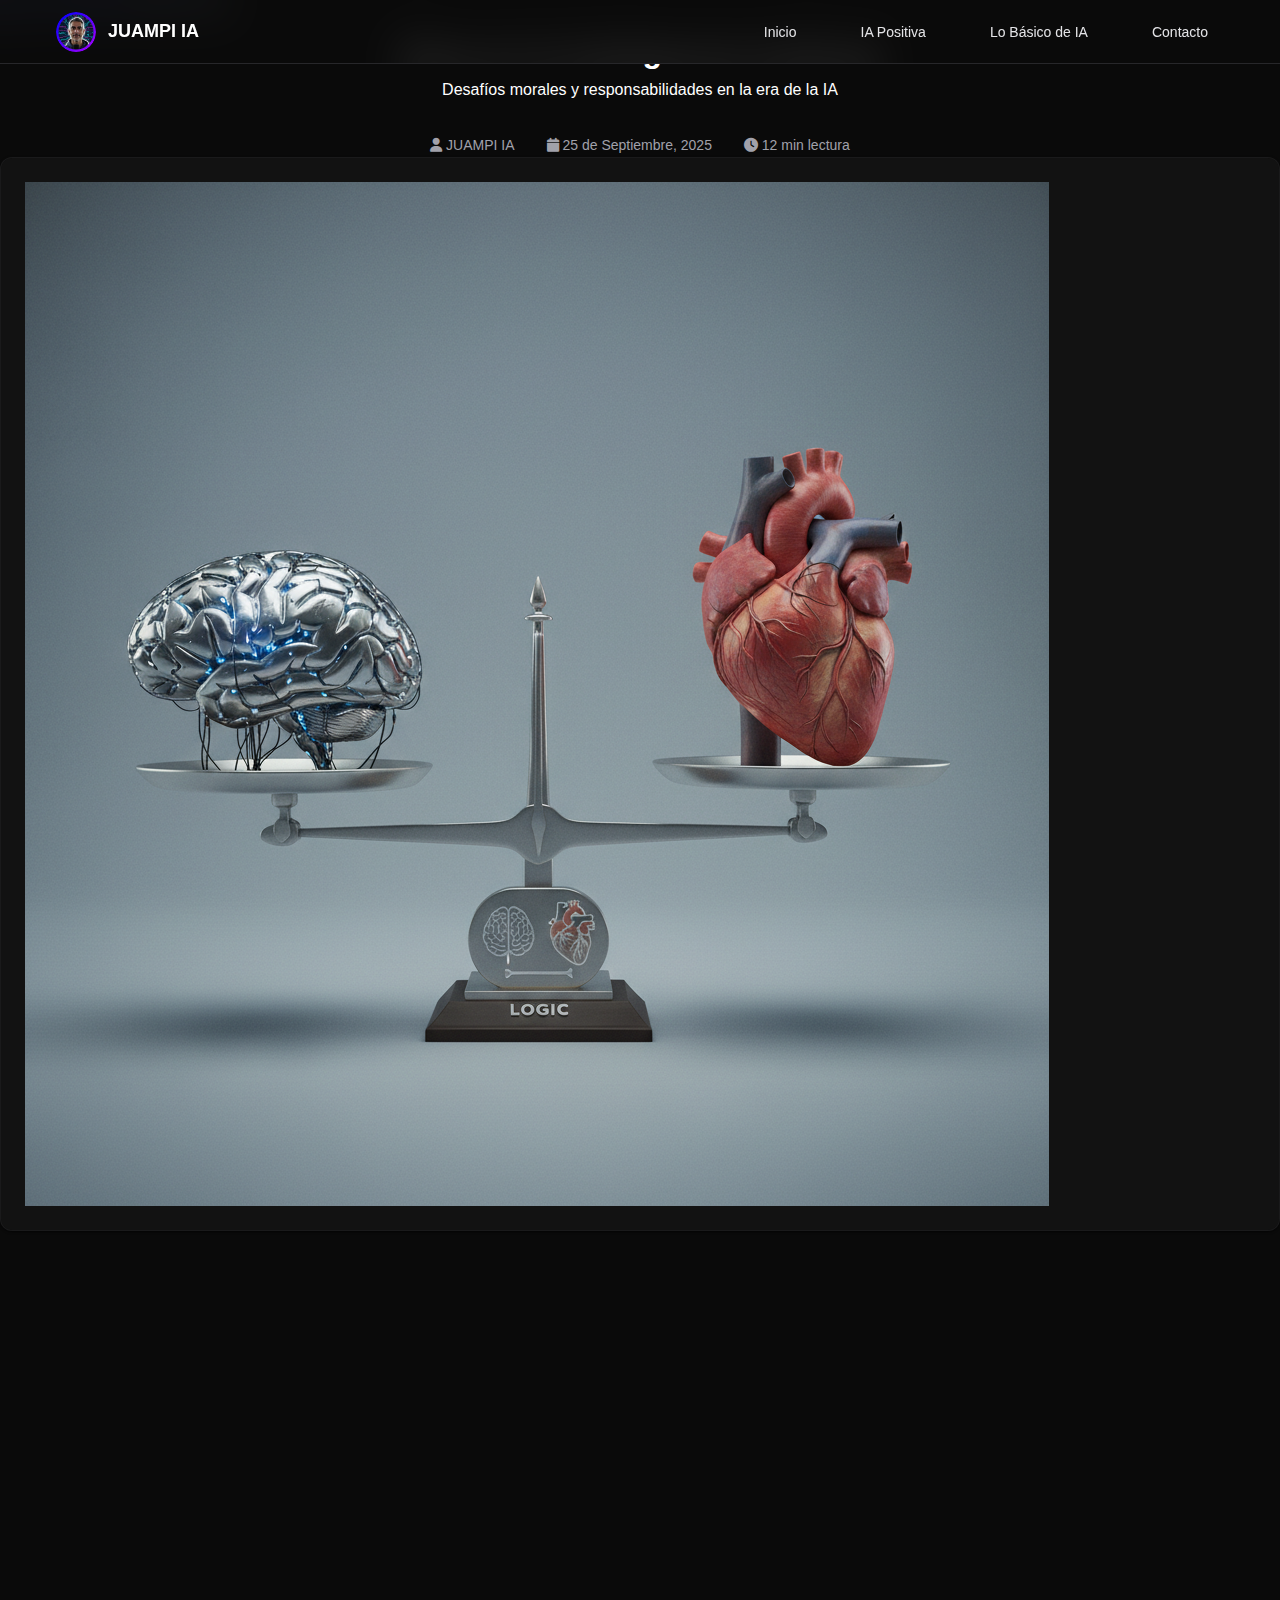
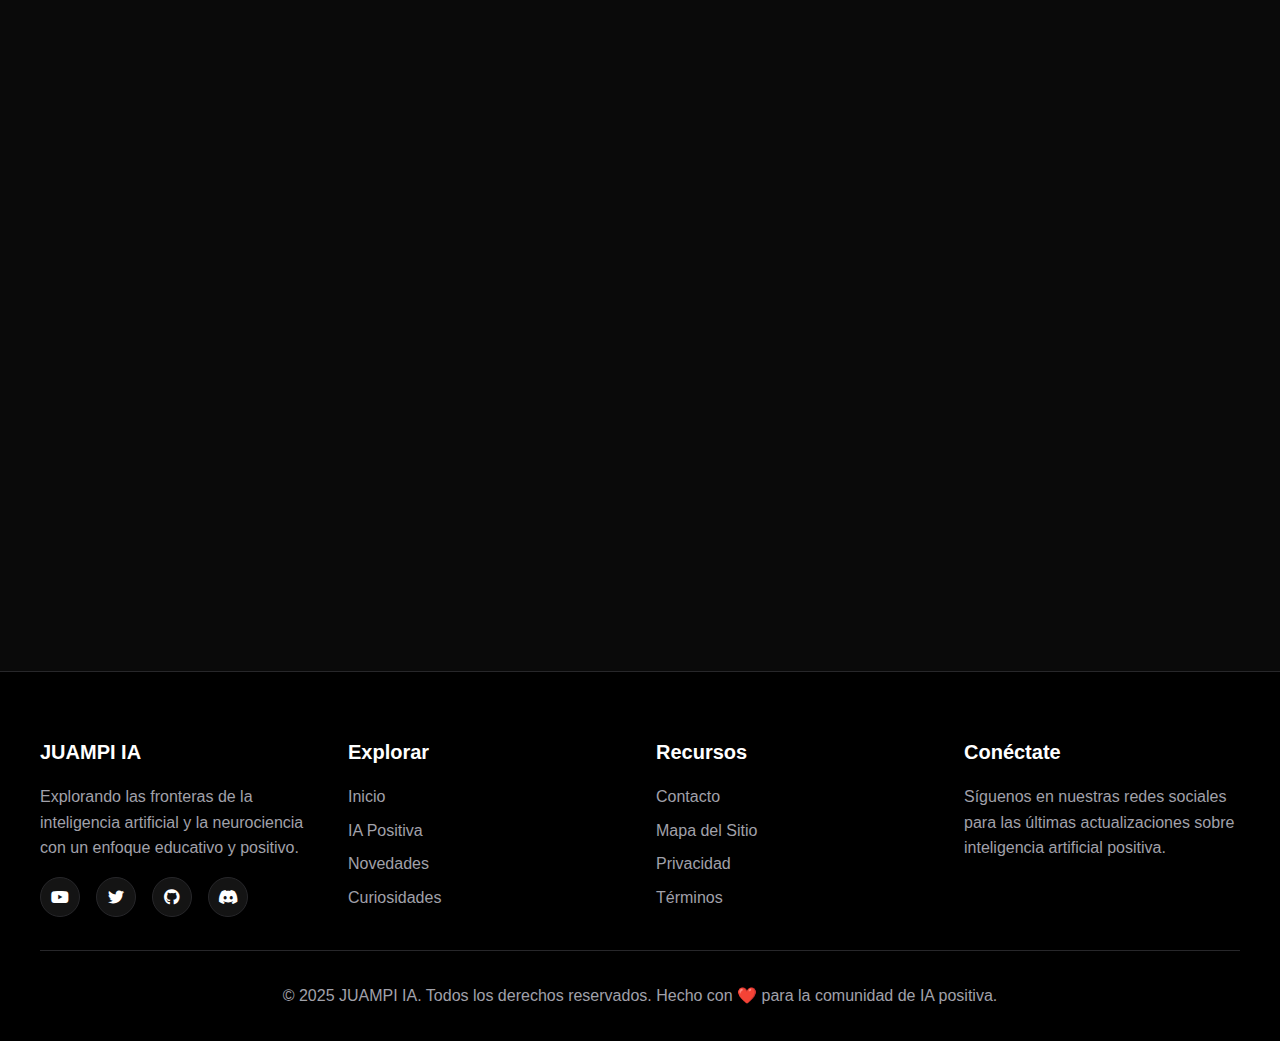
<file: articulos/etica-ia.html>
<!DOCTYPE html>
<html lang="es">
<head>
    <meta charset="UTF-8">
    <meta name="viewport" content="width=device-width, initial-scale=1.0">
    <title>Ética en la Inteligencia Artificial - JUAMPI IA</title>
    <meta name="description" content="Explora los desafíos éticos de la IA: privacidad, sesgos, transparencia y el impacto social de la inteligencia artificial.">
    <link rel="icon" href="../assets/images/logo_circle_gradient.svg" type="image/svg+xml">

    <!-- CSS Moderno con Glass Form -->
    <link rel="stylesheet" href="../bolt-lovable-styles.css">

    <!-- Font Awesome -->
    <link rel="stylesheet" href="https://cdnjs.cloudflare.com/ajax/libs/font-awesome/6.4.0/css/all.min.css">
</head>
<body>
    <!-- Skip to main content link for accessibility -->
    <a href="#main-content" class="skip-link">Saltar al contenido principal</a>

    <!-- Navegación Moderna con Glass -->
    <nav class="glass-nav">
        <div class="nav-container">
            <a href="../index.html" class="modern-logo">
                <img src="../assets/images/logo_circle_gradient.svg" alt="JUAMPI IA Logo">
                <span>JUAMPI IA</span>
            </a>

            <ul class="nav-menu" id="navMenu">
                <li><a href="../index.html" class="nav-link">Inicio</a></li>
                <li><a href="../ia-positiva.html" class="nav-link">IA Positiva</a></li>
                <li><a href="../lo-basico-ia.html" class="nav-link">Lo Básico de IA</a></li>
                <li><a href="../contacto.html" class="nav-link">Contacto</a></li>
            </ul>

            <button class="mobile-menu-toggle" id="mobileMenuToggle" aria-label="Toggle navigation menu">
                <i class="fas fa-bars"></i>
            </button>
        </div>
    </nav>

    <!-- Article Header con Glass Form -->
    <header class="article-header-modern">
        <div class="hero-background"></div>
        <div class="header-content">
            <div class="breadcrumb-container">
                <nav class="breadcrumb">
                    <a href="../index.html" class="breadcrumb-link">Inicio</a>
                    <span class="breadcrumb-separator">/</span>
                    <a href="../ia-positiva.html" class="breadcrumb-link">IA Positiva</a>
                    <span class="breadcrumb-separator">/</span>
                    <span class="breadcrumb-current">Ética en la IA</span>
                </nav>
            </div>

            <div class="glass-form" style="max-width: 800px; margin: 0 auto; text-align: center;">
                <h1 class="article-title-modern">Ética en la Inteligencia Artificial</h1>
                <p class="article-subtitle-modern">Desafíos morales y responsabilidades en la era de la IA</p>

                <div class="article-meta" style="margin-top: 2rem; display: flex; justify-content: center; gap: 2rem; flex-wrap: wrap;">
                    <div class="glass-tag">
                        <i class="fas fa-user"></i>
                        JUAMPI IA
                    </div>
                    <div class="glass-tag">
                        <i class="fas fa-calendar"></i>
                        25 de Septiembre, 2025
                    </div>
                    <div class="glass-tag">
                        <i class="fas fa-clock"></i>
                        12 min lectura
                    </div>
                </div>
            </div>
        </div>
    </header>

    <!-- Article Content -->
    <main class="article-content-modern" id="main-content">
        <div class="grid-container">
            <!-- Featured Image -->
            <div class="glass-card fade-in" style="margin-bottom: 3rem;">
                <img src="../assets/images/articulo_etica_ia.png" alt="Ética en la Inteligencia Artificial" class="article-featured-image"
                     onerror="this.src='[data-uri]'">
            </div>

            <!-- Introduction -->
            <section class="glass-card fade-in article-section">
                <h2 class="section-title">Introducción</h2>
                <div class="article-text">
                    <p>A medida que la inteligencia artificial se integra cada vez más en todos los aspectos de nuestra sociedad, surge una pregunta fundamental: ¿cómo asegurarnos de que estas tecnologías se desarrollen y utilicen de manera ética?</p>

                    <p>La ética en la IA no es simplemente un concepto filosófico, sino una necesidad práctica que afecta desde decisiones algorítmicas individuales hasta políticas globales. En este artículo, exploramos los principales desafíos éticos que enfrentamos y cómo podemos abordarlos.</p>
                </div>
            </section>

            <!-- Main Ethical Challenges -->
            <section class="glass-card fade-in article-section">
                <h2 class="section-title">Principales Desafíos Éticos</h2>
                <div class="ethics-grid">
                    <div class="glass-card ethics-challenge">
                        <div class="card-header">
                            <div class="card-icon" style="background: linear-gradient(135deg, var(--error), var(--accent-purple));">
                                <i class="fas fa-user-secret"></i>
                            </div>
                            <h3>Privacidad y Vigilancia</h3>
                        </div>
                        <div class="card-content">
                            <p>Los sistemas de IA recopilian y analizan enormes cantidades de datos personales, planteando preguntas cruciales sobre el derecho a la privacidad y el consentimiento informado.</p>
                            <ul style="margin-top: 1rem; list-style: none; padding: 0;">
                                <li style="margin-bottom: 0.5rem;"><i class="fas fa-exclamation-triangle" style="color: var(--warning); margin-right: 0.5rem;"></i> Reconocimiento facial no consentido</li>
                                <li style="margin-bottom: 0.5rem;"><i class="fas fa-exclamation-triangle" style="color: var(--warning); margin-right: 0.5rem;"></i> Perfilado conductual masivo</li>
                                <li style="margin-bottom: 0.5rem;"><i class="fas fa-exclamation-triangle" style="color: var(--warning); margin-right: 0.5rem;"></i> Vigilancia predictiva</li>
                            </ul>
                        </div>
                    </div>

                    <div class="glass-card ethics-challenge">
                        <div class="card-header">
                            <div class="card-icon" style="background: linear-gradient(135deg, var(--warning), var(--accent-cyan));;">
                                <i class="fas fa-balance-scale"></i>
                            </div>
                            <h3>Sesgos y Discriminación</h3>
                        </div>
                        <div class="card-content">
                            <p>Los sistemas de IA pueden perpetuar y amplificar sesgos existentes en la sociedad, llevando a discriminación sistemática.</p>
                            <ul style="margin-top: 1rem; list-style: none; padding: 0;">
                                <li style="margin-bottom: 0.5rem;"><i class="fas fa-exclamation-triangle" style="color: var(--warning); margin-right: 0.5rem;"></i> Sesgos en datos de entrenamiento</li>
                                <li style="margin-bottom: 0.5rem;"><i class="fas fa-exclamation-triangle" style="color: var(--warning); margin-right: 0.5rem;"></i> Discriminación algorítmica</li>
                                <li style="margin-bottom: 0.5rem;"><i class="fas fa-exclamation-triangle" style="color: var(--warning); margin-right: 0.5rem;"></i> Falta de diversidad en desarrollo</li>
                            </ul>
                        </div>
                    </div>

                    <div class="glass-card ethics-challenge">
                        <div class="card-header">
                            <div class="card-icon" style="background: linear-gradient(135deg, var(--info), var(--accent-purple));">
                                <i class="fas fa-eye-slash"></i>
                            </div>
                            <h3>Transparencia y Explicabilidad</h3>
                        </div>
                        <div class="card-content">
                            <p>Muchos sistemas de IA funcionan como "cajas negras", tomando decisiones críticas sin que nadie pueda entender cómo llegaron a esas conclusiones.</p>
                            <ul style="margin-top: 1rem; list-style: none; padding: 0;">
                                <li style="margin-bottom: 0.5rem;"><i class="fas fa-exclamation-triangle" style="color: var(--warning); margin-right: 0.5rem;"></i> Modelos ininterpretables</li>
                                <li style="margin-bottom: 0.5rem;"><i class="fas fa-exclamation-triangle" style="color: var(--warning); margin-right: 0.5rem;"></i> Falta de accountability</li>
                                <li style="margin-bottom: 0.5rem;"><i class="fas fa-exclamation-triangle" style="color: var(--warning); margin-right: 0.5rem;"></i> Decisiones inexplicables</li>
                            </ul>
                        </div>
                    </div>

                    <div class="glass-card ethics-challenge">
                        <div class="card-header">
                            <div class="card-icon" style="background: linear-gradient(135deg, var(--success), var(--accent-cyan));">
                                <i class="fas fa-briefcase"></i>
                            </div>
                            <h3>Impacto Laboral</h3>
                        </div>
                        <div class="card-content">
                            <p>La automatización mediante IA está transformando radicalmente el mercado laboral, creando oportunidades pero también generando desempleo y desigualdad.</p>
                            <ul style="margin-top: 1rem; list-style: none; padding: 0;">
                                <li style="margin-bottom: 0.5rem;"><i class="fas fa-exclamation-triangle" style="color: var(--warning); margin-right: 0.5rem;"></i> Desplazamiento de empleos</li>
                                <li style="margin-bottom: 0.5rem;"><i class="fas fa-exclamation-triangle" style="color: var(--warning); margin-right: 0.5rem;"></i> Brecha de habilidades</li>
                                <li style="margin-bottom: 0.5rem;"><i class="fas fa-exclamation-triangle" style="color: var(--warning); margin-right: 0.5rem;"></i> Desigualdad económica</li>
                            </ul>
                        </div>
                    </div>
                </div>
            </section>

            <!-- Real-World Examples -->
            <section class="glass-card fade-in article-section">
                <h2 class="section-title">Casos de Estudio Reales</h2>
                <div class="case-studies">
                    <div class="glass-card case-study">
                        <div class="case-header">
                            <h3><i class="fas fa-gavel"></i> Sistema COMPAS</h3>
                            <span class="glass-tag">Justicia Criminal</span>
                        </div>
                        <div class="case-content">
                            <p>El algoritmo COMPAS, utilizado en EE.UU. para evaluar el riesgo de reincidencia de delincuentes, demostró tener sesgos raciales significativos, asignando puntuaciones de riesgo más altas a personas de color que a blancos con perfiles similares.</p>
                            <div style="margin-top: 1rem;">
                                <strong>Lección:</strong> La falta de auditoría de sesgos en sistemas de alta repercusión social puede perpetuar la discriminación sistémica.
                            </div>
                        </div>
                    </div>

                    <div class="glass-card case-study">
                        <div class="case-header">
                            <h3><i class="fas fa-robot"></i> Chatbots de Reclutamiento</h3>
                            <span class="glass-tag">Recursos Humanos</span>
                        </div>
                        <div class="case-content">
                            <p>Amazon tuvo que descontinuar su sistema de IA para reclutamiento después de descubrir que penalizaba currículums que incluían palabras como "mujer" o graduates de instituciones femeninas, aprendiendo sesgos de datos históricos.</p>
                            <div style="margin-top: 1rem;">
                                <strong>Lección:</strong> Los sistemas de IA aprenden de los datos históricos y pueden perpetuar discriminaciones pasadas si no se supervisan adecuadamente.
                            </div>
                        </div>
                    </div>

                    <div class="glass-card case-study">
                        <div class="case-header">
                            <h3><i class="fas fa-car"></i> Vehículos Autónomos</h3>
                            <span class="glass-tag">Transporte</span>
                        </div>
                        <div class="case-content">
                            <p>Los dilemas éticos en vehículos autónomos plantean preguntas sobre cómo deberían priorizar la IA en situaciones de accidente inevitable: ¿proteger al pasajero o a los peatones?</p>
                            <div style="margin-top: 1rem;">
                                <strong>Lección:</strong> La programación de decisiones éticas en sistemas críticos requiere consenso social y marcos normativos claros.
                            </div>
                        </div>
                    </div>
                </div>
            </section>

            <!-- Ethical Frameworks -->
            <section class="glass-card fade-in article-section">
                <h2 class="section-title">Marco Ético para el Desarrollo de IA</h2>
                <div class="framework-grid">
                    <div class="glass-form framework-item">
                        <div class="framework-icon">
                            <i class="fas fa-shield-alt"></i>
                        </div>
                        <h3>1. Privacidad por Diseño</h3>
                        <p>Incorporar protección de datos desde el diseño inicial, minimizando la recopilación de datos y garantizando el anonimato.</p>
                    </div>

                    <div class="glass-form framework-item">
                        <div class="framework-icon">
                            <i class="fas fa-search"></i>
                        </div>
                        <h3>2. Auditoría Continua</h3>
                        <p>Implementar sistemas de monitoreo y auditoría regular para detectar y corregir sesgos y comportamientos inesperados.</p>
                    </div>

                    <div class="glass-form framework-item">
                        <div class="framework-icon">
                            <i class="fas fa-users"></i>
                        </div>
                        <h3>3. Diversidad en Equipos</h3>
                        <p>Asegurar que los equipos de desarrollo incluyan personas de diversos orígenes para identificar diferentes perspectivas éticas.</p>
                    </div>

                    <div class="glass-form framework-item">
                        <div class="framework-icon">
                            <i class="fas fa-unlock"></i>
                        </div>
                        <h3>4. Transparencia Activa</h3>
                        <p>Documentar claramente cómo funcionan los sistemas, qué datos utilizan y cómo toman decisiones.</p>
                    </div>

                    <div class="glass-form framework-item">
                        <div class="framework-icon">
                            <i class="fas fa-graduation-cap"></i>
                        </div>
                        <h3>5. Educación Ética</h3>
                        <p>Incluir formación ética obligatoria para desarrolladores de IA y responsables políticos.</p>
                    </div>

                    <div class="glass-form framework-item">
                        <div class="framework-icon">
                            <i class="fas fa-balance-scale"></i>
                        </div>
                        <h3>6. Regulación Adaptativa</h3>
                        <p>Desarrollar marcos regulatorios que evolucionen con la tecnología sin sofocar la innovación.</p>
                    </div>
                </div>
            </section>

            <!-- Interactive Ethics Quiz -->
            <section class="glass-card fade-in article-section">
                <h2 class="section-title">Pon a Prueba tu Comprensión Ética</h2>
                <div class="glass-form">
                    <p style="text-align: center; margin-bottom: 2rem;">Responde estas preguntas sobre dilemas éticos en IA:</p>

                    <div id="ethicsQuiz" class="quiz-container">
                        <div class="quiz-question" data-question="1">
                            <h3>¿Qué debería hacer un sistema de diagnóstico médico IA si detecta una condición rara con 95% de certeza pero necesita más pruebas invasivas?</h3>
                            <div class="quiz-options">
                                <button class="glass-button quiz-option" onclick="selectAnswer(this, 'q1', 'a')">Recomendar inmediatamente tratamiento</button>
                                <button class="glass-button quiz-option" onclick="selectAnswer(this, 'q1', 'b')">Solicitar pruebas adicionales primero</button>
                                <button class="glass-button quiz-option" onclick="selectAnswer(this, 'q1', 'c')">Dejar la decisión al médico humano</button>
                            </div>
                            <div class="quiz-feedback" id="q1-feedback"></div>
                        </div>

                        <div class="quiz-question" data-question="2">
                            <h3>¿Cómo debería un sistema de contratación IA manejar candidatos con brechas laborales por razones familiares?</h3>
                            <div class="quiz-options">
                                <button class="glass-button quiz-option" onclick="selectAnswer(this, 'q2', 'a')">Penalizar las brechas laborales</button>
                                <button class="glass-button quiz-option" onclick="selectAnswer(this, 'q2', 'b')">Ignorar completamente las brechas</button>
                                <button class="glass-button quiz-option" onclick="selectAnswer(this, 'q2', 'c')">Considerar el contexto y las razones</button>
                            </div>
                            <div class="quiz-feedback" id="q2-feedback"></div>
                        </div>
                    </div>

                    <div style="text-align: center; margin-top: 2rem;">
                        <button class="glass-button primary" onclick="resetQuiz()">
                            <i class="fas fa-redo"></i>
                            Reiniciar Quiz
                        </button>
                    </div>
                </div>
            </section>

            <!-- Future Outlook -->
            <section class="glass-card fade-in article-section">
                <h2 class="section-title">El Futuro de la Ética en IA</h2>
                <div class="article-text">
                    <p>El campo de la ética en IA está evolucionando rápidamente, con nuevas regulaciones, estándares industriales y marcos teóricos emergiendo constantemente. En los próximos años, podemos esperar:</p>

                    <div class="future-timeline">
                        <div class="glass-card timeline-item">
                            <div class="timeline-year">2025</div>
                            <div class="timeline-content">
                                <h4>Regulación Global</h4>
                                <p>Implementación de marcos regulatorios como la Ley de IA de la Unión Europea y estándares internacionales.</p>
                            </div>
                        </div>
                        <div class="glass-card timeline-item">
                            <div class="timeline-year">2027</div>
                            <div class="timeline-content">
                                <h4>IA Ética por Defecto</h4>
                                <p>Herramientas y frameworks que integran consideraciones éticas automáticamente en el desarrollo.</p>
                            </div>
                        </div>
                        <div class="glass-card timeline-item">
                            <div class="timeline-year">2030</div>
                            <div class="timeline-content">
                                <h4>Sistemas Auto-regulados</h4>
                                <p>IA capaz de monitorear su propio comportamiento ético y ajustarse automáticamente.</p>
                            </div>
                        </div>
                    </div>
                </div>
            </section>

            <!-- Conclusion -->
            <section class="glass-card fade-in article-section">
                <h2 class="section-title">Conclusión</h2>
                <div class="article-text">
                    <p>La ética en la inteligencia artificial no es un obstáculo para la innovación, sino un guía que nos asegura que el progreso tecnológico beneficie a toda la humanidad. A medida que desarrollamos sistemas cada vez más potentes, nuestra responsabilidad ética se vuelve aún más crucial.</p>

                    <p>El futuro de la IA ética depende de la colaboración entre desarrolladores, legisladores, académicos y la sociedad en general. Solo juntos podemos crear una IA que no solo sea inteligente, sino también sabia y compasiva.</p>

                    <div class="call-to-action glass-form" style="margin-top: 2rem; text-align: center;">
                        <h3 style="margin-bottom: 1rem;">¿Qué papel jugarás en la IA ética?</h3>
                        <p>Ya seas desarrollador, usuario o tomador de decisiones, todos tenemos una responsabilidad en garantizar que la IA se desarrolle de manera ética.</p>
                        <div style="margin-top: 1.5rem;">
                            <a href="../contacto.html" class="glass-button primary">
                                <i class="fas fa-comments"></i>
                                Únete a la Conversación
                            </a>
                        </div>
                    </div>
                </div>
            </section>

            <!-- Share Section -->
            <section class="glass-card fade-in">
                <h3 style="text-align: center; margin-bottom: 1rem;">Comparte este artículo</h3>
                <div class="share-buttons" style="display: flex; justify-content: center; gap: 1rem; flex-wrap: wrap;">
                    <a href="#" class="glass-button share-btn" onclick="shareArticle('twitter')">
                        <i class="fab fa-twitter"></i>
                        Twitter
                    </a>
                    <a href="#" class="glass-button share-btn" onclick="shareArticle('facebook')">
                        <i class="fab fa-facebook"></i>
                        Facebook
                    </a>
                    <a href="#" class="glass-button share-btn" onclick="shareArticle('linkedin')">
                        <i class="fab fa-linkedin"></i>
                        LinkedIn
                    </a>
                    <a href="#" class="glass-button share-btn" onclick="copyLink()">
                        <i class="fas fa-link"></i>
                        Copiar Link
                    </a>
                </div>
            </section>
        </div>
    </main>

    <!-- Footer Moderno -->
    <footer class="modern-footer">
        <div class="footer-content">
            <div class="footer-section">
                <h3>JUAMPI IA</h3>
                <p>Explorando las fronteras de la inteligencia artificial y la neurociencia con un enfoque educativo y positivo.</p>
                <div class="social-links">
                    <a href="https://youtube.com/@juampi-ia" class="social-link" target="_blank" rel="noopener noreferrer" aria-label="YouTube">
                        <i class="fab fa-youtube"></i>
                    </a>
                    <a href="https://twitter.com/juampi_ia" class="social-link" target="_blank" rel="noopener noreferrer" aria-label="Twitter">
                        <i class="fab fa-twitter"></i>
                    </a>
                    <a href="https://github.com/juampi-ia" class="social-link" target="_blank" rel="noopener noreferrer" aria-label="GitHub">
                        <i class="fab fa-github"></i>
                    </a>
                    <a href="https://discord.gg/juampi-ia" class="social-link" target="_blank" rel="noopener noreferrer" aria-label="Discord">
                        <i class="fab fa-discord"></i>
                    </a>
                </div>
            </div>

            <div class="footer-section">
                <h3>Explorar</h3>
                <ul>
                    <li><a href="../index.html">Inicio</a></li>
                    <li><a href="../ia-positiva.html">IA Positiva</a></li>
                    <li><a href="../novedades.html">Novedades</a></li>
                    <li><a href="../curiosidades.html">Curiosidades</a></li>
                </ul>
            </div>

            <div class="footer-section">
                <h3>Recursos</h3>
                <ul>
                    <li><a href="../contacto.html">Contacto</a></li>
                    <li><a href="#sitemap">Mapa del Sitio</a></li>
                    <li><a href="#privacy">Privacidad</a></li>
                    <li><a href="#terms">Términos</a></li>
                </ul>
            </div>

            <div class="footer-section">
                <h3>Conéctate</h3>
                <p>Síguenos en nuestras redes sociales para las últimas actualizaciones sobre inteligencia artificial positiva.</p>
            </div>
        </div>

        <div class="footer-bottom">
            <p>&copy; 2025 JUAMPI IA. Todos los derechos reservados. Hecho con ❤️ para la comunidad de IA positiva.</p>
        </div>
    </footer>

    <!-- JavaScript -->
    <script>
        // Mobile menu toggle
        const mobileMenuToggle = document.getElementById('mobileMenuToggle');
        const navMenu = document.getElementById('navMenu');

        mobileMenuToggle.addEventListener('click', () => {
            navMenu.classList.toggle('active');
            const icon = mobileMenuToggle.querySelector('i');
            icon.classList.toggle('fa-bars');
            icon.classList.toggle('fa-times');
        });

        // Close mobile menu when clicking on a link
        document.querySelectorAll('.nav-link').forEach(link => {
            link.addEventListener('click', () => {
                navMenu.classList.remove('active');
                const icon = mobileMenuToggle.querySelector('i');
                icon.classList.add('fa-bars');
                icon.classList.remove('fa-times');
            });
        });

        // Quiz functionality
        function selectAnswer(button, question, answer) {
            const options = button.parentElement.querySelectorAll('.quiz-option');
            options.forEach(opt => opt.classList.remove('selected'));
            button.classList.add('selected');

            const feedback = document.getElementById(question + '-feedback');
            const answers = {
                'q1': {
                    'a': 'Aunque la certeza es alta, es importante considerar la necesidad de pruebas adicionales y el juicio médico.',
                    'b': 'Esta opción equilibra confianza en la IA con precaución médica, siendo generalmente la más apropiada.',
                    'c': 'Esta es la mejor opción, manteniendo la IA como herramienta de apoyo mientras la decisión final recae en profesionales humanos.'
                },
                'q2': {
                    'a': 'Penalizar automáticamente perpetúa sesgos contra personas que han tomado tiempo para cuidados familiares.',
                    'b': 'Ignorar completamente puede perder información relevante sobre la experiencia del candidato.',
                    'c': 'Considerar el contexto promueve la equidad y reconoce que las circunstancias personales varían.'
                }
            };

            feedback.innerHTML = `<div class="glass-card" style="margin-top: 1rem; padding: 1rem;"><p>${answers[question][answer]}</p></div>`;
            feedback.style.opacity = '0';
            setTimeout(() => feedback.style.opacity = '1', 100);
        }

        function resetQuiz() {
            document.querySelectorAll('.quiz-option').forEach(opt => opt.classList.remove('selected'));
            document.querySelectorAll('.quiz-feedback').forEach(feedback => feedback.innerHTML = '');
        }

        // Share functionality
        function shareArticle(platform) {
            const url = window.location.href;
            const title = document.title;

            const shareUrls = {
                twitter: `https://twitter.com/intent/tweet?url=${encodeURIComponent(url)}&text=${encodeURIComponent(title)}`,
                facebook: `https://www.facebook.com/sharer/sharer.php?u=${encodeURIComponent(url)}`,
                linkedin: `https://www.linkedin.com/sharing/share-offsite/?url=${encodeURIComponent(url)}`
            };

            if (shareUrls[platform]) {
                window.open(shareUrls[platform], '_blank', 'width=600,height=400');
            }
        }

        function copyLink() {
            navigator.clipboard.writeText(window.location.href).then(() => {
                alert('¡Enlace copiado al portapapeles!');
            });
        }

        // Intersection Observer for animations
        const observerOptions = {
            threshold: 0.1,
            rootMargin: '0px 0px -50px 0px'
        };

        const observer = new IntersectionObserver((entries) => {
            entries.forEach(entry => {
                if (entry.isIntersecting) {
                    entry.target.classList.add('visible');
                }
            });
        }, observerOptions);

        document.querySelectorAll('.fade-in').forEach(el => {
            observer.observe(el);
        });

        // Smooth scrolling for anchor links
        document.querySelectorAll('a[href^="#"]').forEach(anchor => {
            anchor.addEventListener('click', function (e) {
                e.preventDefault();
                const target = document.querySelector(this.getAttribute('href'));
                if (target) {
                    target.scrollIntoView({
                        behavior: 'smooth',
                        block: 'start'
                    });
                }
            });
        });
    </script>
</body>
</html>
</file>
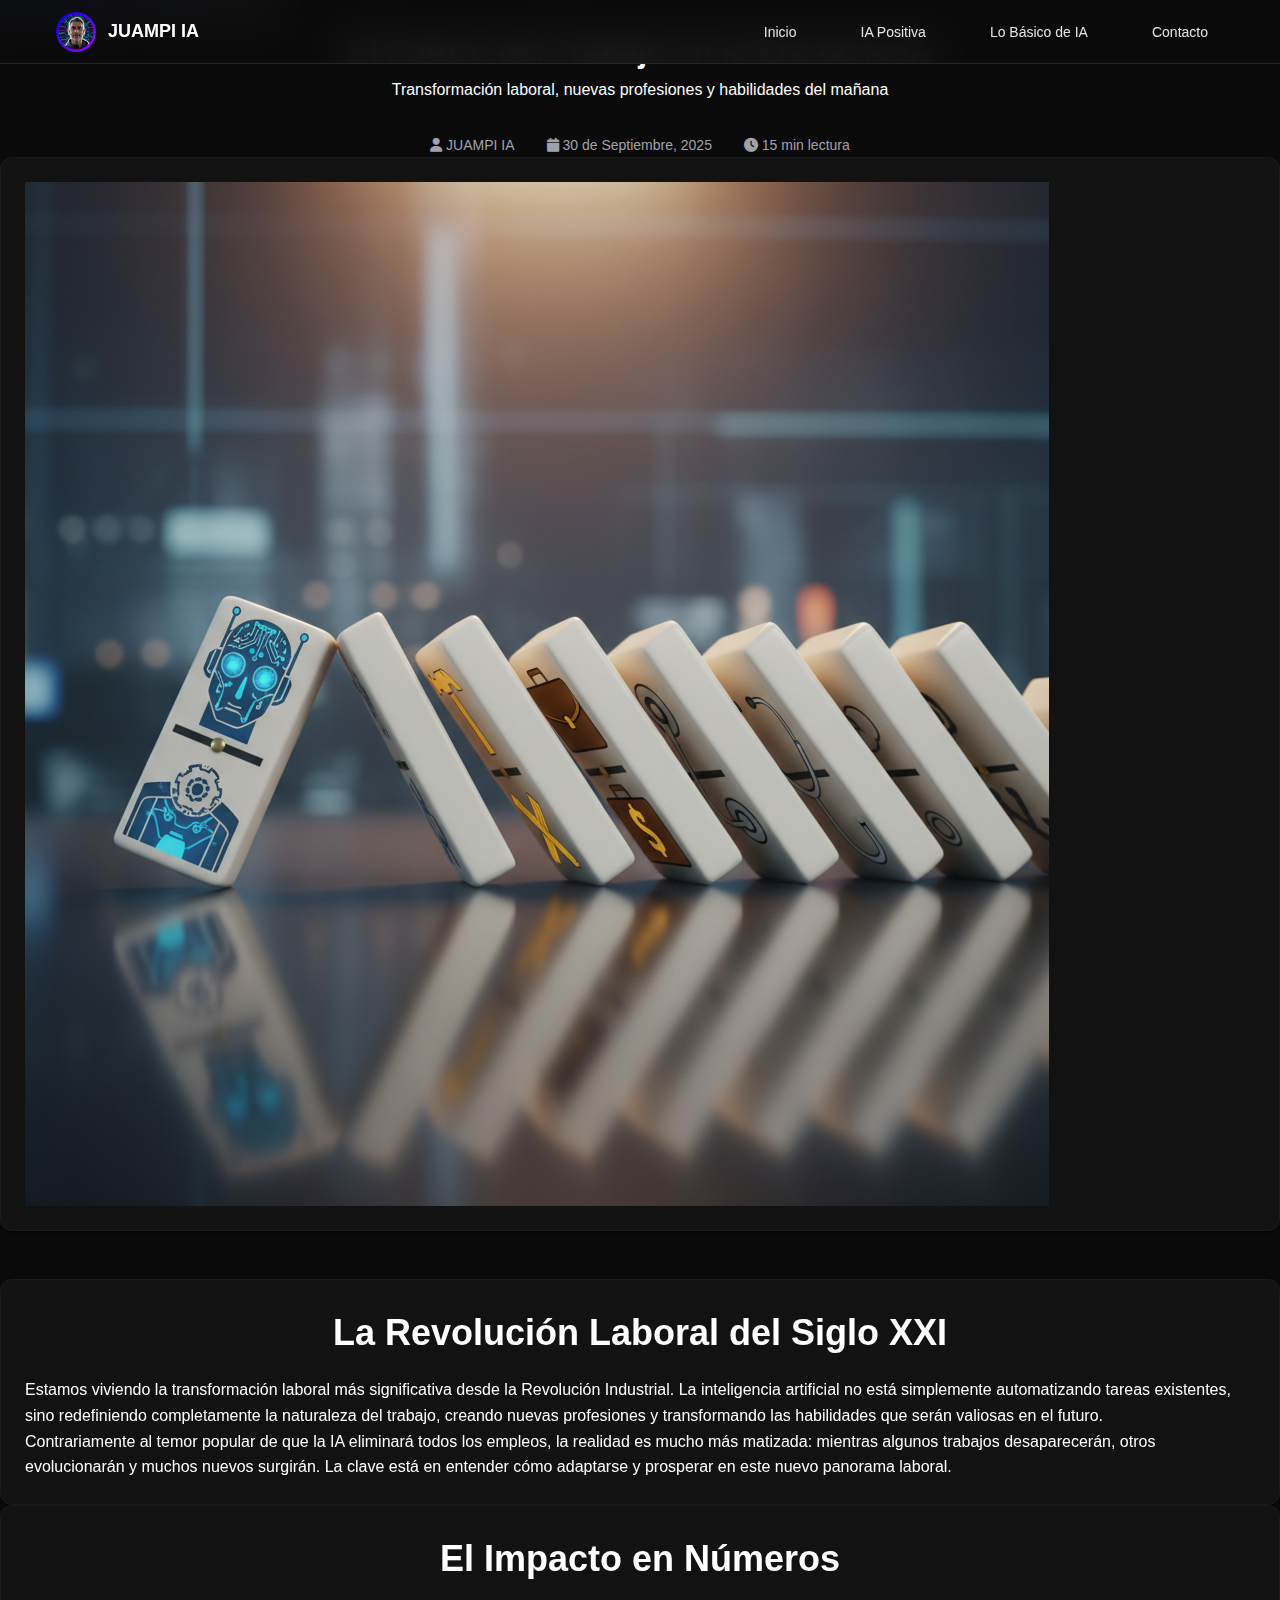
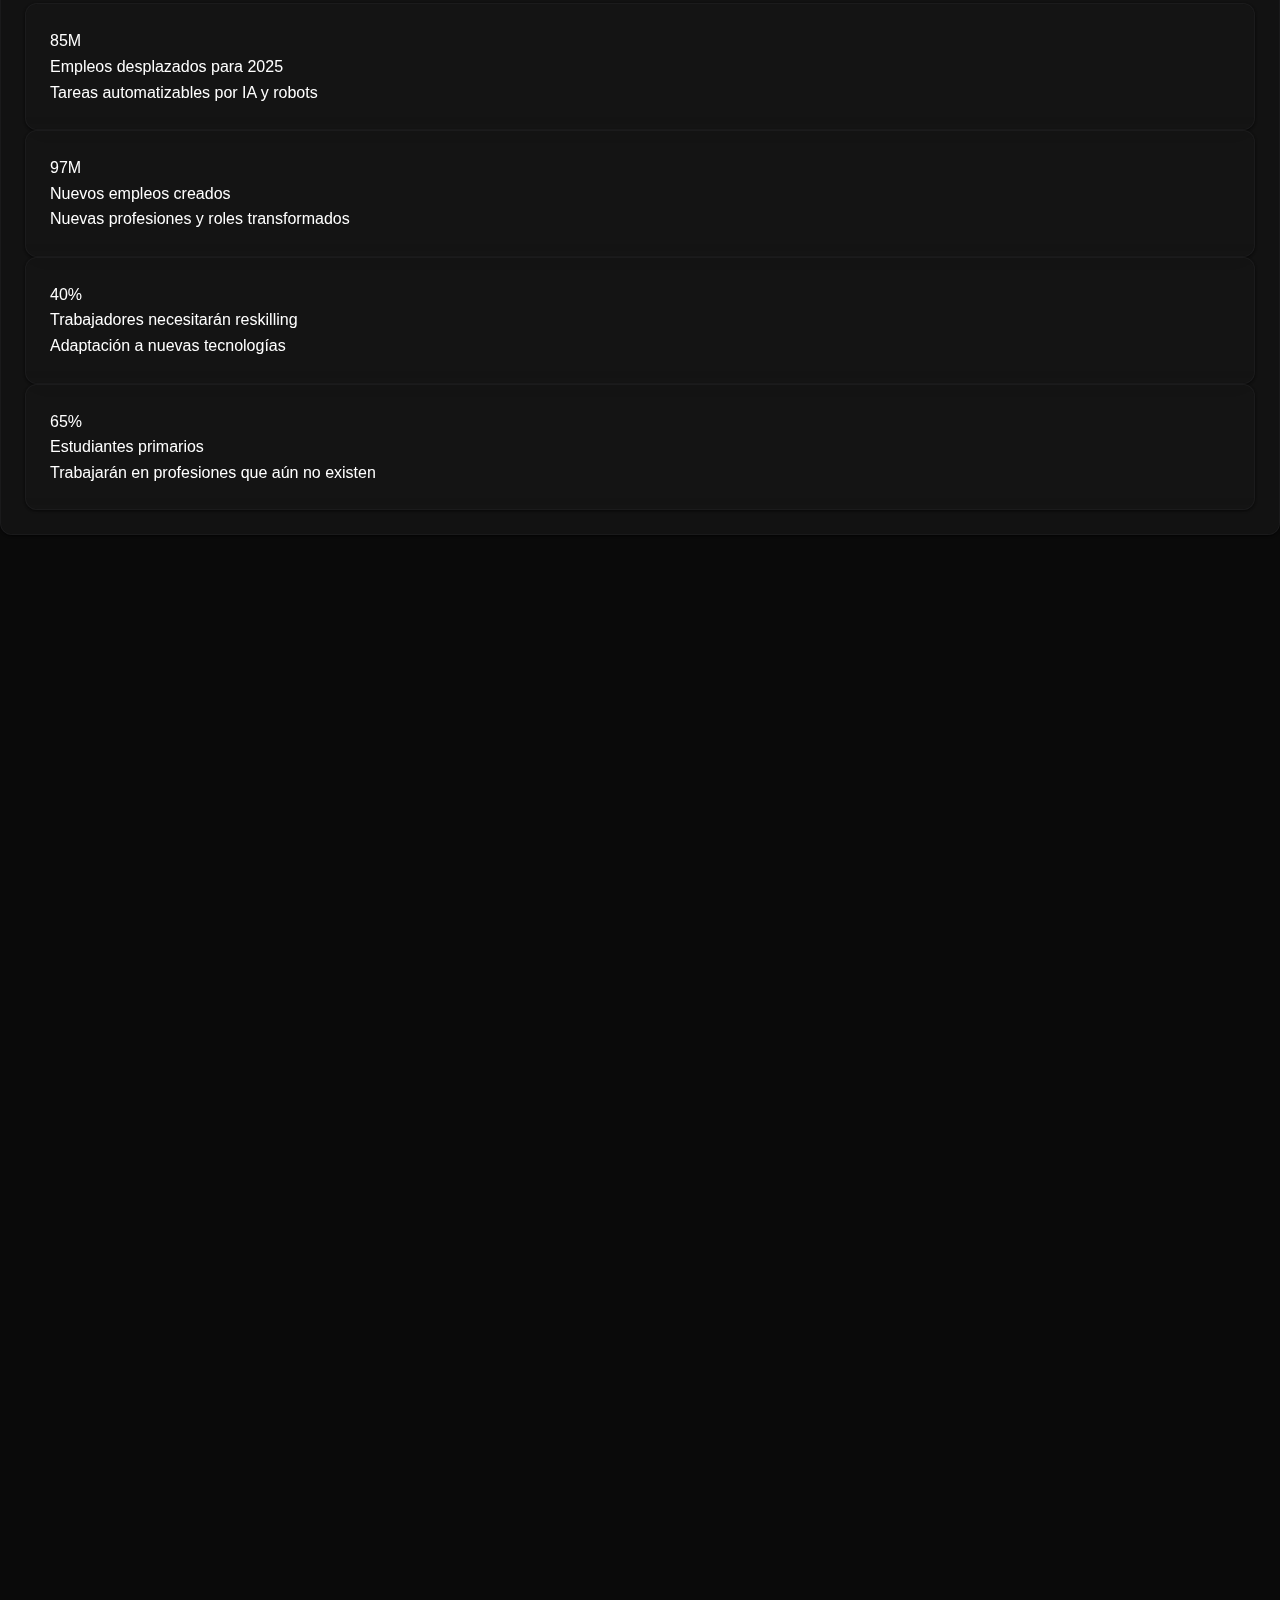
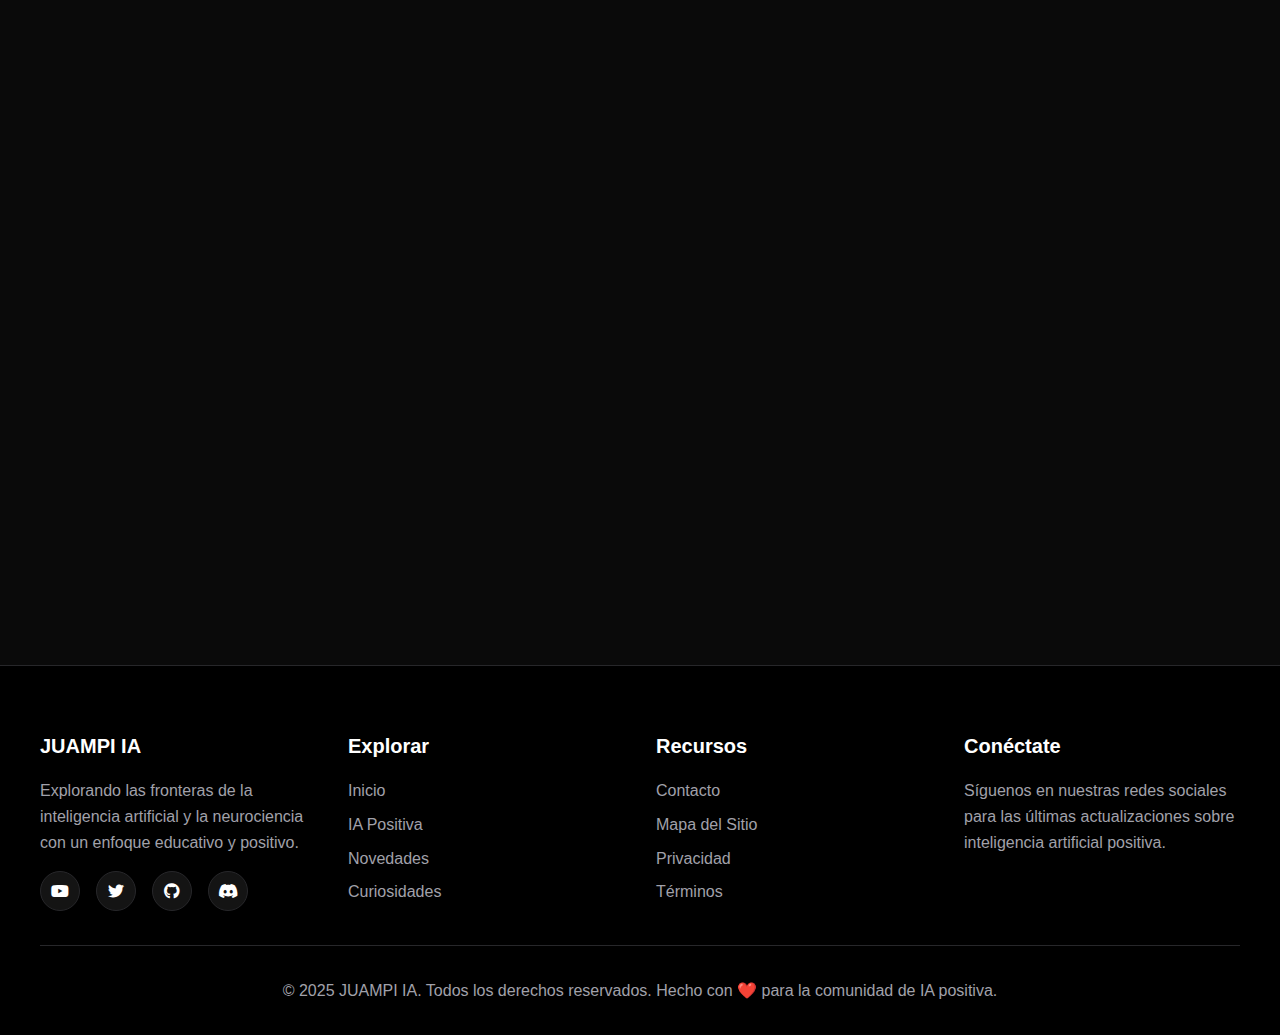
<file: articulos/futuro-trabajo.html>
<!DOCTYPE html>
<html lang="es">
<head>
    <meta charset="UTF-8">
    <meta name="viewport" content="width=device-width, initial-scale=1.0">
    <title>El Futuro del Trabajo en la Era de la IA - JUAMPI IA</title>
    <meta name="description" content="Descubre cómo la inteligencia artificial transformará el mercado laboral, nuevas profesiones y habilidades del futuro.">
    <link rel="icon" href="../assets/images/logo_circle_gradient.svg" type="image/svg+xml">

    <!-- CSS Moderno con Glass Form -->
    <link rel="stylesheet" href="../bolt-lovable-styles.css">

    <!-- Font Awesome -->
    <link rel="stylesheet" href="https://cdnjs.cloudflare.com/ajax/libs/font-awesome/6.4.0/css/all.min.css">
</head>
<body>
    <!-- Skip to main content link for accessibility -->
    <a href="#main-content" class="skip-link">Saltar al contenido principal</a>

    <!-- Navegación Moderna con Glass -->
    <nav class="glass-nav">
        <div class="nav-container">
            <a href="../index.html" class="modern-logo">
                <img src="../assets/images/logo_circle_gradient.svg" alt="JUAMPI IA Logo">
                <span>JUAMPI IA</span>
            </a>

            <ul class="nav-menu" id="navMenu">
                <li><a href="../index.html" class="nav-link">Inicio</a></li>
                <li><a href="../ia-positiva.html" class="nav-link">IA Positiva</a></li>
                <li><a href="../lo-basico-ia.html" class="nav-link">Lo Básico de IA</a></li>
                <li><a href="../contacto.html" class="nav-link">Contacto</a></li>
            </ul>

            <button class="mobile-menu-toggle" id="mobileMenuToggle" aria-label="Toggle navigation menu">
                <i class="fas fa-bars"></i>
            </button>
        </div>
    </nav>

    <!-- Article Header con Glass Form -->
    <header class="article-header-modern">
        <div class="hero-background"></div>
        <div class="header-content">
            <div class="breadcrumb-container">
                <nav class="breadcrumb">
                    <a href="../index.html" class="breadcrumb-link">Inicio</a>
                    <span class="breadcrumb-separator">/</span>
                    <a href="../novedades.html" class="breadcrumb-link">Novedades</a>
                    <span class="breadcrumb-separator">/</span>
                    <span class="breadcrumb-current">Futuro del Trabajo</span>
                </nav>
            </div>

            <div class="glass-form" style="max-width: 800px; margin: 0 auto; text-align: center;">
                <h1 class="article-title-modern">El Futuro del Trabajo en la Era de la IA</h1>
                <p class="article-subtitle-modern">Transformación laboral, nuevas profesiones y habilidades del mañana</p>

                <div class="article-meta" style="margin-top: 2rem; display: flex; justify-content: center; gap: 2rem; flex-wrap: wrap;">
                    <div class="glass-tag">
                        <i class="fas fa-user"></i>
                        JUAMPI IA
                    </div>
                    <div class="glass-tag">
                        <i class="fas fa-calendar"></i>
                        30 de Septiembre, 2025
                    </div>
                    <div class="glass-tag">
                        <i class="fas fa-clock"></i>
                        15 min lectura
                    </div>
                </div>
            </div>
        </div>
    </header>

    <!-- Article Content -->
    <main class="article-content-modern" id="main-content">
        <div class="grid-container">
            <!-- Featured Image -->
            <div class="glass-card fade-in" style="margin-bottom: 3rem;">
                <img src="../assets/images/articulo_futuro_trabajo.png" alt="Futuro del Trabajo" class="article-featured-image"
                     onerror="this.src='[data-uri]'">
            </div>

            <!-- Introduction -->
            <section class="glass-card fade-in article-section">
                <h2 class="section-title">La Revolución Laboral del Siglo XXI</h2>
                <div class="article-text">
                    <p>Estamos viviendo la transformación laboral más significativa desde la Revolución Industrial. La inteligencia artificial no está simplemente automatizando tareas existentes, sino redefiniendo completamente la naturaleza del trabajo, creando nuevas profesiones y transformando las habilidades que serán valiosas en el futuro.</p>

                    <p>Contrariamente al temor popular de que la IA eliminará todos los empleos, la realidad es mucho más matizada: mientras algunos trabajos desaparecerán, otros evolucionarán y muchos nuevos surgirán. La clave está en entender cómo adaptarse y prosperar en este nuevo panorama laboral.</p>
                </div>
            </section>

            <!-- Impact Statistics -->
            <section class="glass-card fade-in article-section">
                <h2 class="section-title">El Impacto en Números</h2>
                <div class="stats-grid">
                    <div class="glass-card stat-item">
                        <div class="stat-number">85M</div>
                        <div class="stat-label">Empleos desplazados para 2025</div>
                        <div class="stat-description">Tareas automatizables por IA y robots</div>
                    </div>
                    <div class="glass-card stat-item">
                        <div class="stat-number">97M</div>
                        <div class="stat-label">Nuevos empleos creados</div>
                        <div class="stat-description">Nuevas profesiones y roles transformados</div>
                    </div>
                    <div class="glass-card stat-item">
                        <div class="stat-number">40%</div>
                        <div class="stat-label">Trabajadores necesitarán reskilling</div>
                        <div class="stat-description">Adaptación a nuevas tecnologías</div>
                    </div>
                    <div class="glass-card stat-item">
                        <div class="stat-number">65%</div>
                        <div class="stat-label">Estudiantes primarios</div>
                        <div class="stat-description">Trabajarán en profesiones que aún no existen</div>
                    </div>
                </div>
            </section>

            <!-- Sectors Most Affected -->
            <section class="glass-card fade-in article-section">
                <h2 class="section-title">Sectores Más Impactados</h2>
                <div class="sectors-grid">
                    <div class="glass-card sector-card">
                        <div class="card-header">
                            <div class="card-icon" style="background: linear-gradient(135deg, var(--error), var(--accent-purple));">
                                <i class="fas fa-industry"></i>
                            </div>
                            <h3>Manufactura</h3>
                        </div>
                        <div class="card-content">
                            <div class="impact-level high-impact">Alto Impacto</div>
                            <ul style="margin-top: 1rem; list-style: none; padding: 0;">
                                <li style="margin-bottom: 0.5rem;"><i class="fas fa-robot" style="color: var(--warning); margin-right: 0.5rem;"></i> Automatización de líneas de producción</li>
                                <li style="margin-bottom: 0.5rem;"><i class="fas fa-microchip" style="color: var(--warning); margin-right: 0.5rem;"></i> Control de calidad con IA</li>
                                <li style="margin-bottom: 0.5rem;"><i class="fas fa-cogs" style="color: var(--warning); margin-right: 0.5rem;"></i> Mantenimiento predictivo</li>
                            </ul>
                        </div>
                    </div>

                    <div class="glass-card sector-card">
                        <div class="card-header">
                            <div class="card-icon" style="background: linear-gradient(135deg, var(--warning), var(--accent-cyan));;">
                                <i class="fas fa-truck"></i>
                            </div>
                            <h3>Transporte y Logística</h3>
                        </div>
                        <div class="card-content">
                            <div class="impact-level high-impact">Alto Impacto</div>
                            <ul style="margin-top: 1rem; list-style: none; padding: 0;">
                                <li style="margin-bottom: 0.5rem;"><i class="fas fa-car" style="color: var(--warning); margin-right: 0.5rem;"></i> Vehículos autónomos</li>
                                <li style="margin-bottom: 0.5rem;"><i class="fas fa-route" style="color: var(--warning); margin-right: 0.5rem;"></i> Optimización de rutas</li>
                                <li style="margin-bottom: 0.5rem;"><i class="fas fa-warehouse" style="color: var(--warning); margin-right: 0.5rem;"></i> Almacenes automatizados</li>
                            </ul>
                        </div>
                    </div>

                    <div class="glass-card sector-card">
                        <div class="card-header">
                            <div class="card-icon" style="background: linear-gradient(135deg, var(--info), var(--accent-purple));">
                                <i class="fas fa-cash-register"></i>
                            </div>
                            <h3>Retail y Ventas</h3>
                        </div>
                        <div class="card-content">
                            <div class="impact-level medium-impact">Impacto Medio</div>
                            <ul style="margin-top: 1rem; list-style: none; padding: 0;">
                                <li style="margin-bottom: 0.5rem;"><i class="fas fa-store" style="color: var(--warning); margin-right: 0.5rem;"></i> Tiendas autónomas</li>
                                <li style="margin-bottom: 0.5rem;"><i class="fas fa-shopping-cart" style="color: var(--warning); margin-right: 0.5rem;"></i> Recomendaciones personalizadas</li>
                                <li style="margin-bottom: 0.5rem;"><i class="fas fa-boxes" style="color: var(--warning); margin-right: 0.5rem;"></i> Gestión de inventario</li>
                            </ul>
                        </div>
                    </div>

                    <div class="glass-card sector-card">
                        <div class="card-header">
                            <div class="card-icon" style="background: linear-gradient(135deg, var(--success), var(--accent-cyan));">
                                <i class="fas fa-user-md"></i>
                            </div>
                            <h3>Salud</h3>
                        </div>
                        <div class="card-content">
                            <div class="impact-level medium-impact">Impacto Medio</div>
                            <ul style="margin-top: 1rem; list-style: none; padding: 0;">
                                <li style="margin-bottom: 0.5rem;"><i class="fas fa-brain" style="color: var(--warning); margin-right: 0.5rem;"></i> Diagnóstico asistido</li>
                                <li style="margin-bottom: 0.5rem;"><i class="fas fa-pills" style="color: var(--warning); margin-right: 0.5rem;"></i> Descubrimiento de fármacos</li>
                                <li style="margin-bottom: 0.5rem;"><i class="fas fa-procedures" style="color: var(--warning); margin-right: 0.5rem;"></i> Cirugía robótica</li>
                            </ul>
                        </div>
                    </div>
                </div>
            </section>

            <!-- Emerging Jobs -->
            <section class="glass-card fade-in article-section">
                <h2 class="section-title">Profesiones del Futuro</h2>
                <div class="jobs-grid">
                    <div class="glass-card job-card">
                        <div class="job-header">
                            <div class="job-icon">
                                <i class="fas fa-robot"></i>
                            </div>
                            <h3>Ingeniero de IA Ética</h3>
                            <div class="job-salary">$80K - $150K</div>
                        </div>
                        <div class="job-content">
                            <p>Diseña y desarrolla sistemas de IA asegurando que cumplan con estándares éticos y no discriminen.</p>
                            <div style="margin-top: 1rem;">
                                <span class="glass-tag">
                                    <i class="fas fa-code"></i>
                                    Programación
                                </span>
                                <span class="glass-tag">
                                    <i class="fas fa-balance-scale"></i>
                                    Ética
                                </span>
                            </div>
                        </div>
                    </div>

                    <div class="glass-card job-card">
                        <div class="job-header">
                            <div class="job-icon">
                                <i class="fas fa-chart-line"></i>
                            </div>
                            <h3>Analista de Datos IoT</h3>
                            <div class="job-salary">$70K - $120K</div>
                        </div>
                        <div class="job-content">
                            <p>Analiza datos de dispositivos conectados para optimizar procesos y predecir tendencias.</p>
                            <div style="margin-top: 1rem;">
                                <span class="glass-tag">
                                    <i class="fas fa-database"></i>
                                    Big Data
                                </span>
                                <span class="glass-tag">
                                    <i class="fas fa-network-wired"></i>
                                    IoT
                                </span>
                            </div>
                        </div>
                    </div>

                    <div class="glass-card job-card">
                        <div class="job-header">
                            <div class="job-icon">
                                <i class="fas fa-shield-alt"></i>
                            </div>
                            <h3>Especialista en Ciberseguridad IA</h3>
                            <div class="job-salary">$90K - $160K</div>
                        </div>
                        <div class="job-content">
                            <p>Desarrolla sistemas de seguridad basados en IA para proteger contra amenazas digitales.</p>
                            <div style="margin-top: 1rem;">
                                <span class="glass-tag">
                                    <i class="fas fa-lock"></i>
                                    Seguridad
                                </span>
                                <span class="glass-tag">
                                    <i class="fas fa-brain"></i>
                                    IA
                                </span>
                            </div>
                        </div>
                    </div>

                    <div class="glass-card job-card">
                        <div class="job-header">
                            <div class="job-icon">
                                <i class="fas fa-dna"></i>
                            </div>
                            <h3>Especialista en Bioinformática</h3>
                            <div class="job-salary">$75K - $140K</div>
                        </div>
                        <div class="job-content">
                            <p>Combina biología, informática y IA para analizar datos genéticos y médicos.</p>
                            <div style="margin-top: 1rem;">
                                <span class="glass-tag">
                                    <i class="fas fa-microscope"></i>
                                    Biología
                                </span>
                                <span class="glass-tag">
                                    <i class="fas fa-code"></i>
                                    Programación
                                </span>
                            </div>
                        </div>
                    </div>

                    <div class="glass-card job-card">
                        <div class="job-header">
                            <div class="job-icon">
                                <i class="fas fa-vr-cardboard"></i>
                            </div>
                            <h3>Diseñador de Experiencias VR/AR</h3>
                            <div class="job-salary">$65K - $110K</div>
                        </div>
                        <div class="job-content">
                            <p>Crea experiencias inmersivas de realidad virtual y aumentada para diversas aplicaciones.</p>
                            <div style="margin-top: 1rem;">
                                <span class="glass-tag">
                                    <i class="fas fa-paint-brush"></i>
                                    Diseño
                                </span>
                                <span class="glass-tag">
                                    <i class="fas fa-vr-cardboard"></i>
                                    VR/AR
                                </span>
                            </div>
                        </div>
                    </div>

                    <div class="glass-card job-card">
                        <div class="job-header">
                            <div class="job-icon">
                                <i class="fas fa-leaf"></i>
                            </div>
                            <h3>Especialista en Sostenibilidad IA</h3>
                            <div class="job-salary">$60K - $100K</div>
                        </div>
                        <div class="job-content">
                            <p>Utiliza IA para optimizar el consumo energético y desarrollar soluciones sostenibles.</p>
                            <div style="margin-top: 1rem;">
                                <span class="glass-tag">
                                    <i class="fas fa-solar-panel"></i>
                                    Sostenibilidad
                                </span>
                                <span class="glass-tag">
                                    <i class="fas fa-microchip"></i>
                                    IA
                                </span>
                            </div>
                        </div>
                    </div>
                </div>
            </section>

            <!-- Skills of the Future -->
            <section class="glass-card fade-in article-section">
                <h2 class="section-title">Habilidades Indispensables</h2>
                <div class="skills-container">
                    <div class="glass-card skills-category">
                        <h3><i class="fas fa-brain"></i> Habilidades Cognitivas</h3>
                        <div class="skills-list">
                            <div class="skill-item">
                                <div class="skill-name">Pensamiento Crítico</div>
                                <div class="skill-bar">
                                    <div class="skill-progress" style="width: 95%;"></div>
                                </div>
                            </div>
                            <div class="skill-item">
                                <div class="skill-name">Creatividad</div>
                                <div class="skill-bar">
                                    <div class="skill-progress" style="width: 90%;"></div>
                                </div>
                            </div>
                            <div class="skill-item">
                                <div class="skill-name">Resolución de Problemas Complejos</div>
                                <div class="skill-bar">
                                    <div class="skill-progress" style="width: 98%;"></div>
                                </div>
                            </div>
                        </div>
                    </div>

                    <div class="glass-card skills-category">
                        <h3><i class="fas fa-laptop-code"></i> Habilidades Técnicas</h3>
                        <div class="skills-list">
                            <div class="skill-item">
                                <div class="skill-name">Literacidad Digital</div>
                                <div class="skill-bar">
                                    <div class="skill-progress" style="width: 100%;"></div>
                                </div>
                            </div>
                            <div class="skill-item">
                                <div class="skill-name">Programación Básica</div>
                                <div class="skill-bar">
                                    <div class="skill-progress" style="width: 85%;"></div>
                                </div>
                            </div>
                            <div class="skill-item">
                                <div class="skill-name">Análisis de Datos</div>
                                <div class="skill-bar">
                                    <div class="skill-progress" style="width: 92%;"></div>
                                </div>
                            </div>
                        </div>
                    </div>

                    <div class="glass-card skills-category">
                        <h3><i class="fas fa-users"></i> Habilidades Sociales</h3>
                        <div class="skills-list">
                            <div class="skill-item">
                                <div class="skill-name">Inteligencia Emocional</div>
                                <div class="skill-bar">
                                    <div class="skill-progress" style="width: 88%;"></div>
                                </div>
                            </div>
                            <div class="skill-item">
                                <div class="skill-name">Colaboración</div>
                                <div class="skill-bar">
                                    <div class="skill-progress" style="width: 95%;"></div>
                                </div>
                            </div>
                            <div class="skill-item">
                                <div class="skill-name">Adaptabilidad</div>
                                <div class="skill-bar">
                                    <div class="skill-progress" style="width: 97%;"></div>
                                </div>
                            </div>
                        </div>
                    </div>
                </div>
            </section>

            <!-- Interactive Timeline -->
            <section class="glass-card fade-in article-section">
                <h2 class="section-title">Cronología de la Transformación</h2>
                <div class="timeline-container">
                    <div class="timeline-item">
                        <div class="timeline-year glass-tag">2025-2026</div>
                        <div class="timeline-content">
                            <h4>Fase de Adaptación</h4>
                            <p>Las empresas comienzan a integrar IA en procesos existentes. Aparecen los primeros roles de especialista en IA.</p>
                            <div class="timeline-impact">
                                <span class="glass-tag">
                                    <i class="fas fa-industry"></i>
                                    Sector: Tecnología
                                </span>
                            </div>
                        </div>
                    </div>

                    <div class="timeline-item">
                        <div class="timeline-year glass-tag">2026-2028</div>
                        <div class="timeline-content">
                            <h4>Transformación Masiva</h4>
                            <p>La IA se generaliza en todos los sectores. Surgen nuevas profesiones y desaparecen roles tradicionales.</p>
                            <div class="timeline-impact">
                                <span class="glass-tag">
                                    <i class="fas fa-globe"></i>
                                    Global
                                </span>
                            </div>
                        </div>
                    </div>

                    <div class="timeline-item">
                        <div class="timeline-year glass-tag">2029-2032</div>
                        <div class="timeline-content">
                            <h4>Estabilización</h4>
                            <p>Se establece un nuevo equilibrio entre humanos y máquinas. La educación se adapta completamente.</p>
                            <div class="timeline-impact">
                                <span class="glass-tag">
                                    <i class="fas fa-graduation-cap"></i>
                                    Educación
                                </span>
                            </div>
                        </div>
                    </div>

                    <div class="timeline-item">
                        <div class="timeline-year glass-tag">2033-2035</div>
                        <div class="timeline-content">
                            <h4>Era de Colaboración</h4>
                            <p>Humanos e IA trabajan en sinergia. Aparecen profesiones híbridas y creatividad aumentada.</p>
                            <div class="timeline-impact">
                                <span class="glass-tag">
                                    <i class="fas fa-handshake"></i>
                                    Colaboración
                                </span>
                            </div>
                        </div>
                    </div>
                </div>
            </section>

            <!-- Preparation Guide -->
            <section class="glass-card fade-in article-section">
                <h2 class="section-title">Guía de Preparación</h2>
                <div class="preparation-steps">
                    <div class="glass-card step-card">
                        <div class="step-number">1</div>
                        <div class="step-content">
                            <h3>Educación Continua</h3>
                            <p>Invierte en aprender constantemente. Plataformas como Coursera, edX y Udemy ofrecen cursos sobre IA, programación y habilidades del futuro.</p>
                            <div style="margin-top: 1rem;">
                                <button class="glass-button" onclick="showResource('education')">
                                    <i class="fas fa-book"></i>
                                    Recursos
                                </button>
                            </div>
                        </div>
                    </div>

                    <div class="glass-card step-card">
                        <div class="step-number">2</div>
                        <div class="step-content">
                            <h3>Especialización Híbrida</h3>
                            <p>Combina tu experiencia actual con conocimientos tecnológicos. Un médico + programación, un diseñador + IA, etc.</p>
                            <div style="margin-top: 1rem;">
                                <button class="glass-button" onclick="showResource('hybrid')">
                                    <i class="fas fa-lightbulb"></i>
                                    Ideas
                                </button>
                            </div>
                        </div>
                    </div>

                    <div class="glass-card step-card">
                        <div class="step-number">3</div>
                        <div class="step-content">
                            <h3>Desarrollo de Soft Skills</h3>
                            <p>Las habilidades humanas como creatividad, empatía y pensamiento crítico serán más valiosas que nunca.</p>
                            <div style="margin-top: 1rem;">
                                <button class="glass-button" onclick="showResource('softskills')">
                                    <i class="fas fa-users"></i>
                                    Ejercicios
                                </button>
                            </div>
                        </div>
                    </div>

                    <div class="glass-card step-card">
                        <div class="step-number">4</div>
                        <div class="step-content">
                            <h3>Networking Estratégico</h3>
                            <p>Conecta con profesionales en campos emergentes. Únete a comunidades de tecnología e innovación.</p>
                            <div style="margin-top: 1rem;">
                                <button class="glass-button" onclick="showResource('networking')">
                                    <i class="fas fa-network-wired"></i>
                                    Comunidades
                                </button>
                            </div>
                        </div>
                    </div>
                </div>
            </section>

            <!-- Final Message -->
            <section class="glass-card fade-in article-section">
                <div class="final-message">
                    <h2 class="section-title">El Futuro es lo que Hacemos de Él</h2>
                    <div class="article-text">
                        <p>La transformación del trabajo por la IA no es una amenaza, sino una oportunidad para rediseñar cómo vivimos y trabajamos. Las personas que se adapten, aprendan continuamente y abracen el cambio no solo sobrevivirán, sino prosperarán en esta nueva era.</p>

                        <p>Recuerda: la IA puede automatizar tareas, pero no puede reemplazar la creatividad humana, la empatía, la ética y la capacidad de innovación. Estas son precisamente las habilidades que serán más valiosas en el futuro.</p>
                    </div>

                    <div class="call-to-action glass-form" style="margin-top: 2rem; text-align: center;">
                        <h3 style="margin-bottom: 1rem;">¿Listo para el Futuro?</h3>
                        <p>Comienza hoy tu preparación para el trabajo del mañana. El futuro pertenece a quienes se preparan para él.</p>
                        <div style="margin-top: 1.5rem; display: flex; gap: 1rem; justify-content: center; flex-wrap: wrap;">
                            <a href="../contacto.html" class="glass-button primary">
                                <i class="fas fa-comments"></i>
                                Contacto
                            </a>
                            <a href="../playlist.html" class="glass-button">
                                <i class="fas fa-play"></i>
                                Recursos de Aprendizaje
                            </a>
                        </div>
                    </div>
                </div>
            </section>

            <!-- Share Section -->
            <section class="glass-card fade-in">
                <h3 style="text-align: center; margin-bottom: 1rem;">Comparte este artículo</h3>
                <div class="share-buttons" style="display: flex; justify-content: center; gap: 1rem; flex-wrap: wrap;">
                    <a href="#" class="glass-button share-btn" onclick="shareArticle('twitter')">
                        <i class="fab fa-twitter"></i>
                        Twitter
                    </a>
                    <a href="#" class="glass-button share-btn" onclick="shareArticle('facebook')">
                        <i class="fab fa-facebook"></i>
                        Facebook
                    </a>
                    <a href="#" class="glass-button share-btn" onclick="shareArticle('linkedin')">
                        <i class="fab fa-linkedin"></i>
                        LinkedIn
                    </a>
                    <a href="#" class="glass-button share-btn" onclick="copyLink()">
                        <i class="fas fa-link"></i>
                        Copiar Link
                    </a>
                </div>
            </section>
        </div>
    </main>

    <!-- Footer Moderno -->
    <footer class="modern-footer">
        <div class="footer-content">
            <div class="footer-section">
                <h3>JUAMPI IA</h3>
                <p>Explorando las fronteras de la inteligencia artificial y la neurociencia con un enfoque educativo y positivo.</p>
                <div class="social-links">
                    <a href="https://youtube.com/@juampi-ia" class="social-link" target="_blank" rel="noopener noreferrer" aria-label="YouTube">
                        <i class="fab fa-youtube"></i>
                    </a>
                    <a href="https://twitter.com/juampi-ia" class="social-link" target="_blank" rel="noopener noreferrer" aria-label="Twitter">
                        <i class="fab fa-twitter"></i>
                    </a>
                    <a href="https://github.com/juampi-ia" class="social-link" target="_blank" rel="noopener noreferrer" aria-label="GitHub">
                        <i class="fab fa-github"></i>
                    </a>
                    <a href="https://discord.gg/juampi-ia" class="social-link" target="_blank" rel="noopener noreferrer" aria-label="Discord">
                        <i class="fab fa-discord"></i>
                    </a>
                </div>
            </div>

            <div class="footer-section">
                <h3>Explorar</h3>
                <ul>
                    <li><a href="../index.html">Inicio</a></li>
                    <li><a href="../ia-positiva.html">IA Positiva</a></li>
                    <li><a href="../novedades.html">Novedades</a></li>
                    <li><a href="../curiosidades.html">Curiosidades</a></li>
                </ul>
            </div>

            <div class="footer-section">
                <h3>Recursos</h3>
                <ul>
                    <li><a href="../contacto.html">Contacto</a></li>
                    <li><a href="#sitemap">Mapa del Sitio</a></li>
                    <li><a href="#privacy">Privacidad</a></li>
                    <li><a href="#terms">Términos</a></li>
                </ul>
            </div>

            <div class="footer-section">
                <h3>Conéctate</h3>
                <p>Síguenos en nuestras redes sociales para las últimas actualizaciones sobre inteligencia artificial positiva.</p>
            </div>
        </div>

        <div class="footer-bottom">
            <p>&copy; 2025 JUAMPI IA. Todos los derechos reservados. Hecho con ❤️ para la comunidad de IA positiva.</p>
        </div>
    </footer>

    <!-- JavaScript -->
    <script>
        // Mobile menu toggle
        const mobileMenuToggle = document.getElementById('mobileMenuToggle');
        const navMenu = document.getElementById('navMenu');

        mobileMenuToggle.addEventListener('click', () => {
            navMenu.classList.toggle('active');
            const icon = mobileMenuToggle.querySelector('i');
            icon.classList.toggle('fa-bars');
            icon.classList.toggle('fa-times');
        });

        // Close mobile menu when clicking on a link
        document.querySelectorAll('.nav-link').forEach(link => {
            link.addEventListener('click', () => {
                navMenu.classList.remove('active');
                const icon = mobileMenuToggle.querySelector('i');
                icon.classList.add('fa-bars');
                icon.classList.remove('fa-times');
            });
        });

        // Resource suggestions
        function showResource(type) {
            const resources = {
                education: "Recomendamos: Coursera - AI For Everyone, edX - Introduction to Artificial Intelligence, Khan Academy - Computer Science",
                hybrid: "Ideas: Médico + Programación, Designer + Machine Learning, Marketing + Data Analytics, Lawyer + Legal Tech",
                softskills: "Ejercicios: Practica debate, únete a grupos de improvisación, voluntariado, proyectos colaborativos",
                networking: "Comunidades: Meetups de IA, Discord Tech, GitHub Open Source, LinkedIn Groups de tecnología"
            };

            alert(resources[type] || "Próximamente más recursos...");
        }

        // Share functionality
        function shareArticle(platform) {
            const url = window.location.href;
            const title = document.title;

            const shareUrls = {
                twitter: `https://twitter.com/intent/tweet?url=${encodeURIComponent(url)}&text=${encodeURIComponent(title)}`,
                facebook: `https://www.facebook.com/sharer/sharer.php?u=${encodeURIComponent(url)}`,
                linkedin: `https://www.linkedin.com/sharing/share-offsite/?url=${encodeURIComponent(url)}`
            };

            if (shareUrls[platform]) {
                window.open(shareUrls[platform], '_blank', 'width=600,height=400');
            }
        }

        function copyLink() {
            navigator.clipboard.writeText(window.location.href).then(() => {
                alert('¡Enlace copiado al portapapeles!');
            });
        }

        // Intersection Observer for animations
        const observerOptions = {
            threshold: 0.1,
            rootMargin: '0px 0px -50px 0px'
        };

        const observer = new IntersectionObserver((entries) => {
            entries.forEach(entry => {
                if (entry.isIntersecting) {
                    entry.target.classList.add('visible');
                }
            });
        }, observerOptions);

        document.querySelectorAll('.fade-in').forEach(el => {
            observer.observe(el);
        });

        // Smooth scrolling for anchor links
        document.querySelectorAll('a[href^="#"]').forEach(anchor => {
            anchor.addEventListener('click', function (e) {
                e.preventDefault();
                const target = document.querySelector(this.getAttribute('href'));
                if (target) {
                    target.scrollIntoView({
                        behavior: 'smooth',
                        block: 'start'
                    });
                }
            });
        });
    </script>
</body>
</html>
</file>
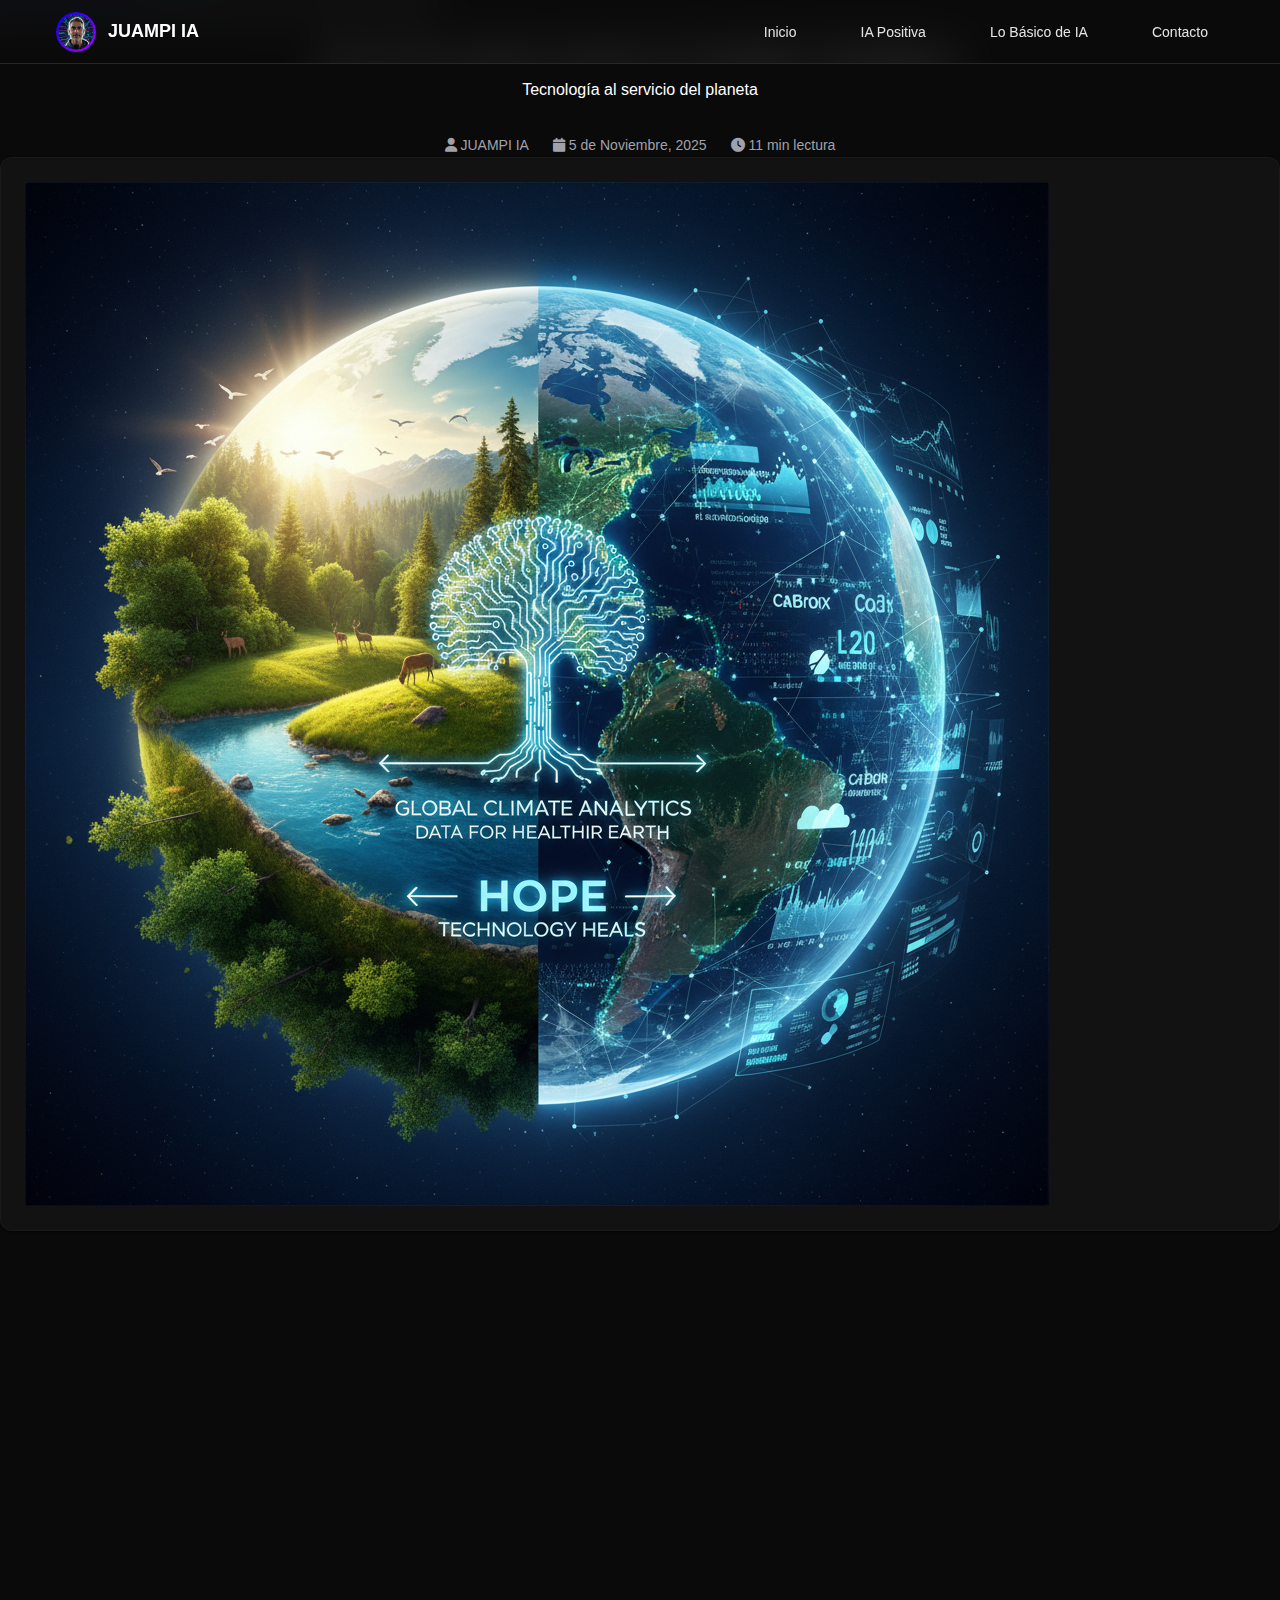
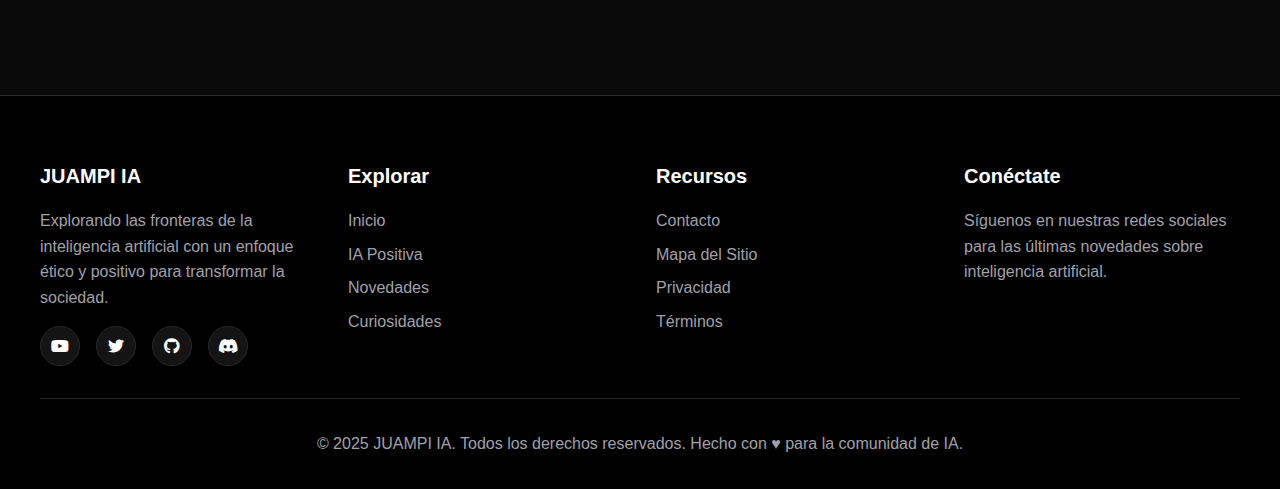
<file: articulos/ia-cambio-climatico.html>
<!DOCTYPE html>
<html lang="es">
<head>
    <meta charset="UTF-8">
    <meta name="viewport" content="width=device-width, initial-scale=1.0">
    <title>IA en la Lucha contra el Cambio Climático - JUAMPI IA</title>
    <meta name="description" content="Explora cómo la inteligencia artificial está ayudando a combatir el cambio climático: energías renovables, predicción climática y sostenibilidad.">
    <link rel="icon" href="../assets/images/logo_circle_gradient.svg" type="image/svg+xml">

    <link rel="stylesheet" href="../bolt-lovable-styles.css">
    <link rel="stylesheet" href="https://cdnjs.cloudflare.com/ajax/libs/font-awesome/6.4.0/css/all.min.css">
</head>
<body>
    <a href="#main-content" class="skip-link">Saltar al contenido principal</a>

    <nav class="glass-nav">
        <div class="nav-container">
            <a href="../index.html" class="modern-logo">
                <img src="../assets/images/logo_circle_gradient.svg" alt="JUAMPI IA Logo">
                <span>JUAMPI IA</span>
            </a>

            <ul class="nav-menu" id="navMenu">
                <li><a href="../index.html" class="nav-link">Inicio</a></li>
                <li><a href="../ia-positiva.html" class="nav-link">IA Positiva</a></li>
                <li><a href="../lo-basico-ia.html" class="nav-link">Lo Básico de IA</a></li>
                <li><a href="../contacto.html" class="nav-link">Contacto</a></li>
            </ul>

            <button class="mobile-menu-toggle" id="mobileMenuToggle" aria-label="Toggle navigation menu">
                <i class="fas fa-bars"></i>
            </button>
        </div>
    </nav>

    <header class="article-header-modern">
        <div class="hero-background"></div>
        <div class="header-content">
            <div class="breadcrumb-container">
                <nav class="breadcrumb" aria-label="Breadcrumb">
                    <a href="../index.html" class="breadcrumb-link">Inicio</a>
                    <span class="breadcrumb-separator">/</span>
                    <a href="../ia-positiva.html" class="breadcrumb-link">IA Positiva</a>
                    <span class="breadcrumb-separator">/</span>
                    <span class="breadcrumb-current" aria-current="page">IA en la Lucha contra el Cambio Climático</span>
                </nav>
            </div>

            <div class="glass-form" style="max-width: 820px; margin: 0 auto; text-align: center;">
                <h1 class="article-title-modern">IA en la Lucha contra el Cambio Climático</h1>
                <p class="article-subtitle-modern">Tecnología al servicio del planeta</p>

                <div class="article-meta" style="margin-top: 2rem; display: flex; justify-content: center; gap: 1.5rem; flex-wrap: wrap;">
                    <div class="glass-tag">
                        <i class="fas fa-user"></i>
                        JUAMPI IA
                    </div>
                    <div class="glass-tag">
                        <i class="fas fa-calendar"></i>
                        5 de Noviembre, 2025
                    </div>
                    <div class="glass-tag">
                        <i class="fas fa-clock"></i>
                        11 min lectura
                    </div>
                </div>
            </div>
        </div>
    </header>

    <main class="article-content-modern" id="main-content">
        <div class="grid-container">
            <div class="glass-card fade-in" style="margin-bottom: 3rem;">
                <img src="../assets/images/articulo_cambio_climatico.png" alt="IA y cambio climático" class="article-featured-image">
            </div>

            <section class="glass-card fade-in article-section">
                <h2 class="section-title">Introducción</h2>
                <div class="article-text">
                    <p>El cambio climático es el mayor desafío de nuestro tiempo: 2025 marcó el año más caluroso registrado y las emisiones globales aún superan las 37 gigatoneladas de CO₂. Frenar este fenómeno requiere innovación, cooperación internacional y soluciones tecnológicas que escalen rápido.</p>
                    <p>La inteligencia artificial se posiciona como un aliado clave para reducir emisiones, adaptar nuestras ciudades y proteger los ecosistemas. Al analizar cantidades masivas de datos y generar predicciones precisas, la IA ayuda a tomar decisiones informadas con impacto real.</p>
                    <p>En este artículo exploramos cómo la IA acelera la transición energética, optimiza recursos naturales y apoya políticas climáticas efectivas, junto con los retos éticos y prácticos que debemos superar.</p>
                </div>
            </section>

            <section class="glass-card fade-in article-section">
                <h2 class="section-title">Áreas de Aplicación Prioritarias</h2>
                <div class="ethics-grid">
                    <div class="glass-card ethics-point">
                        <h3><i class="fas fa-solar-panel"></i> Energías Renovables</h3>
                        <p>Modelos predictivos ajustan la producción solar y eólica, equilibran la red eléctrica y minimizan desperdicios.</p>
                    </div>
                    <div class="glass-card ethics-point">
                        <h3><i class="fas fa-cloud-sun-rain"></i> Predicción Climática</h3>
                        <p>Redes neuronales procesan datos meteorológicos y satelitales para anticipar eventos extremos con mayor precisión.</p>
                    </div>
                    <div class="glass-card ethics-point">
                        <h3><i class="fas fa-seedling"></i> Agricultura Sostenible</h3>
                        <p>Sistemas de visión e IoT optimizan riego, fertilización y protección de cultivos, reduciendo la huella hídrica.</p>
                    </div>
                    <div class="glass-card ethics-point">
                        <h3><i class="fas fa-tree"></i> Conservación de Ecosistemas</h3>
                        <p>IA detecta deforestación, monitorea biodiversidad y ayuda a restaurar bosques críticos para capturar carbono.</p>
                    </div>
                </div>
            </section>

            <section class="glass-card fade-in article-section">
                <h2 class="section-title">Tecnologías de IA Aplicadas</h2>
                <div class="tech-grid">
                    <div class="glass-card tech-card">
                        <div class="card-header">
                            <span class="tech-icon" aria-hidden="true">🌡️</span>
                            <h3>Redes Neuronales de Predicción</h3>
                        </div>
                        <div class="card-content">
                            <p>Modelos climáticos basados en IA mejoran pronósticos meteorológicos y ayudan a planificar estrategias de mitigación.</p>
                        </div>
                    </div>
                    <div class="glass-card tech-card">
                        <div class="card-header">
                            <span class="tech-icon" aria-hidden="true">👁️</span>
                            <h3>Computer Vision Satelital</h3>
                        </div>
                        <div class="card-content">
                            <p>Analiza imágenes aéreas para detectar deforestación, incendios, derrames y cambios en el uso de suelo casi en tiempo real.</p>
                        </div>
                    </div>
                    <div class="glass-card tech-card">
                        <div class="card-header">
                            <span class="tech-icon" aria-hidden="true">🎯</span>
                            <h3>Optimización con RL</h3>
                        </div>
                        <div class="card-content">
                            <p>El aprendizaje por refuerzo optimiza la gestión de redes eléctricas, tráfico urbano y cadenas de suministro bajas en carbono.</p>
                        </div>
                    </div>
                    <div class="glass-card tech-card">
                        <div class="card-header">
                            <span class="tech-icon" aria-hidden="true">📊</span>
                            <h3>NLP para Análisis Climático</h3>
                        </div>
                        <div class="card-content">
                            <p>Procesa literatura científica, reportes de emisiones y políticas para identificar oportunidades de acción climática.</p>
                        </div>
                    </div>
                    <div class="glass-card tech-card">
                        <div class="card-header">
                            <span class="tech-icon" aria-hidden="true">📡</span>
                            <h3>IoT + IA</h3>
                        </div>
                        <div class="card-content">
                            <p>Redes de sensores conectados miden temperatura, humedad, calidad del aire y alimentan modelos de control autónomo.</p>
                        </div>
                    </div>
                    <div class="glass-card tech-card">
                        <div class="card-header">
                            <span class="tech-icon" aria-hidden="true">🌍</span>
                            <h3>Gemelos Digitales</h3>
                        </div>
                        <div class="card-content">
                            <p>Simulan ciudades, bosques y océanos para probar políticas ambientales antes de implementarlas en el mundo real.</p>
                        </div>
                    </div>
                </div>
            </section>

            <section class="glass-card fade-in article-section">
                <h2 class="section-title">Casos de Éxito Reales</h2>
                <div class="case-studies">
                    <div class="glass-card case-study">
                        <div class="case-header">
                            <h3>DeepMind + Energía Eólica</h3>
                            <span class="glass-tag"><i class="fas fa-wind"></i> Renovables</span>
                        </div>
                        <div class="case-content">
                            <p>DeepMind predice con 36 horas de anticipación la generación eólica, aumentando el valor energético en un 20%.</p>
                            <p><strong>Impacto:</strong> integración más estable de renovables en la red y reducción de combustibles fósiles.</p>
                        </div>
                    </div>
                    <div class="glass-card case-study">
                        <div class="case-header">
                            <h3>Climate TRACE</h3>
                            <span class="glass-tag"><i class="fas fa-globe-americas"></i> Emisiones</span>
                        </div>
                        <div class="case-content">
                            <p>Coalición global usa IA y satélites para mapear emisiones de efecto invernadero por fuente en tiempo casi real.</p>
                            <p><strong>Impacto:</strong> transparencia para gobiernos y empresas, facilitando políticas de reducción verificables.</p>
                        </div>
                    </div>
                    <div class="glass-card case-study">
                        <div class="case-header">
                            <h3>Rainforest Connection</h3>
                            <span class="glass-tag"><i class="fas fa-leaf"></i> Bosques</span>
                        </div>
                        <div class="case-content">
                            <p>Dispositivos solares escuchan la selva y un modelo de IA detecta motosierras ilegales, alertando a rangers en minutos.</p>
                            <p><strong>Impacto:</strong> protección de hábitats críticos y reducción de deforestación clandestina.</p>
                        </div>
                    </div>
                    <div class="glass-card case-study">
                        <div class="case-header">
                            <h3>IBM Green Horizons</h3>
                            <span class="glass-tag"><i class="fas fa-city"></i> Ciudades</span>
                        </div>
                        <div class="case-content">
                            <p>IA monitorea contaminación del aire y gestiona consumo energético en metrópolis, logrando reducciones sostenibles.</p>
                            <p><strong>Impacto:</strong> mejor calidad de vida urbana y cumplimiento de metas ambientales.</p>
                        </div>
                    </div>
                </div>
            </section>

            <section class="glass-card fade-in article-section">
                <h2 class="section-title">Impacto en Números</h2>
                <div class="stats-grid">
                    <div class="glass-card stat-item">
                        <h3>15 - 20%</h3>
                        <p>Reducción del consumo energético en industrias que adoptan optimización con IA.</p>
                    </div>
                    <div class="glass-card stat-item">
                        <h3>30%</h3>
                        <p>Mejora en precisión de predicciones climáticas gracias a modelos híbridos IA + física.</p>
                    </div>
                    <div class="glass-card stat-item">
                        <h3>25%</h3>
                        <p>Aumento en la eficiencia de paneles solares mediante mantenimiento predictivo.</p>
                    </div>
                    <div class="glass-card stat-item">
                        <h3>40%</h3>
                        <p>Reducción del uso de agua en agricultura de precisión impulsada por IA.</p>
                    </div>
                    <div class="glass-card stat-item">
                        <h3>50%</h3>
                        <p>Mejora en detección temprana de desastres naturales y alerta ciudadana.</p>
                    </div>
                    <div class="glass-card stat-item">
                        <h3>10 GtCO₂</h3>
                        <p>Potencial de reducción de emisiones globales para 2030 mediante soluciones IA escaladas.</p>
                    </div>
                </div>
            </section>

            <section class="glass-card fade-in article-section">
                <h2 class="section-title">Ruta de Implementación</h2>
                <div class="timeline-modern">
                    <div class="timeline-item">
                        <div class="timeline-year glass-tag">2020 - 2022</div>
                        <div class="timeline-content">
                            <h3>Proyectos Piloto</h3>
                            <p>Pruebas de concepto en energía, agricultura y monitoreo ambiental.</p>
                        </div>
                    </div>
                    <div class="timeline-item">
                        <div class="timeline-year glass-tag">2023 - 2025</div>
                        <div class="timeline-content">
                            <h3>Adopción Temprana</h3>
                            <p>Grandes empresas energéticas y gobiernos incorporan IA climática en operaciones críticas.</p>
                        </div>
                    </div>
                    <div class="timeline-item">
                        <div class="timeline-year glass-tag">2026 - 2028</div>
                        <div class="timeline-content">
                            <h3>Escalamiento Global</h3>
                            <p>Soluciones replicadas en múltiples países con infraestructura cloud y datos abiertos.</p>
                        </div>
                    </div>
                    <div class="timeline-item">
                        <div class="timeline-year glass-tag">2029 - 2032</div>
                        <div class="timeline-content">
                            <h3>Políticas Integradas</h3>
                            <p>La IA se integra en tratados internacionales y planes nacionales de adaptación climática.</p>
                        </div>
                    </div>
                    <div class="timeline-item">
                        <div class="timeline-year glass-tag">2033 - 2040</div>
                        <div class="timeline-content">
                            <h3>Estándar Global</h3>
                            <p>La IA es parte indispensable de la gobernanza climática y la gestión sostenible del planeta.</p>
                        </div>
                    </div>
                </div>
            </section>

            <section class="glass-card fade-in article-section">
                <h2 class="section-title">Desafíos a Superar</h2>
                <div class="ethics-box glass-form">
                    <h3><i class="fas fa-triangle-exclamation"></i> Riesgos y Consideraciones</h3>
                    <div class="ethics-points">
                        <div class="glass-card ethics-point">
                            <h4>Huella de Carbono de la IA</h4>
                            <p>Entrenar modelos gigantes consume energía significativa; urge migrar a data centers verdes.</p>
                        </div>
                        <div class="glass-card ethics-point">
                            <h4>Acceso Desigual</h4>
                            <p>Las soluciones avanzadas se concentran en países desarrollados; necesitamos transferir tecnología y conocimiento.</p>
                        </div>
                        <div class="glass-card ethics-point">
                            <h4>Calidad de Datos</h4>
                            <p>Se requieren datasets climáticos precisos, actualizados y abiertos para evitar decisiones sesgadas.</p>
                        </div>
                        <div class="glass-card ethics-point">
                            <h4>Escalamiento</h4>
                            <p>Pasar de pilotos a despliegues masivos exige alianzas público-privadas y financiamiento sostenido.</p>
                        </div>
                    </div>
                </div>
            </section>

            <section class="glass-card fade-in article-section">
                <h2 class="section-title">Innovaciones Emergentes (2025)</h2>
                <div class="applications-grid">
                    <div class="glass-card application-item">
                        <div class="application-icon">
                            <i class="fas fa-industry"></i>
                        </div>
                        <div class="application-content">
                            <h3>IA para Captura de Carbono</h3>
                            <p>Modelos optimizan la eficiencia de plantas DAC (Direct Air Capture) y reducen costos operativos.</p>
                        </div>
                    </div>
                    <div class="glass-card application-item">
                        <div class="application-icon">
                            <i class="fas fa-recycle"></i>
                        </div>
                        <div class="application-content">
                            <h3>Materiales Sostenibles</h3>
                            <p>Descubrimiento acelerado de materiales verdes para baterías, construcción y empaques.</p>
                        </div>
                    </div>
                    <div class="glass-card application-item">
                        <div class="application-icon">
                            <i class="fas fa-city"></i>
                        </div>
                        <div class="application-content">
                            <h3>Ciudades Inteligentes</h3>
                            <p>IA controla iluminación, movilidad y climatización urbana para reducir emisiones y mejorar calidad de vida.</p>
                        </div>
                    </div>
                    <div class="glass-card application-item">
                        <div class="application-icon">
                            <i class="fas fa-truck-moving"></i>
                        </div>
                        <div class="application-content">
                            <h3>Transporte Verde</h3>
                            <p>Optimización de rutas para flotas eléctricas y monitoreo en tiempo real de emisiones en logística.</p>
                        </div>
                    </div>
                    <div class="glass-card application-item">
                        <div class="application-icon">
                            <i class="fas fa-leaf"></i>
                        </div>
                        <div class="application-content">
                            <h3>Economía Circular</h3>
                            <p>Plataformas IA identifican oportunidades de reciclaje y reutilización de materiales a escala industrial.</p>
                        </div>
                    </div>
                    <div class="glass-card application-item">
                        <div class="application-icon">
                            <i class="fas fa-chart-line"></i>
                        </div>
                        <div class="application-content">
                            <h3>Finanzas Climáticas</h3>
                            <p>Modelos evalúan riesgos climáticos y ayudan a dirigir capital hacia proyectos de impacto positivo.</p>
                        </div>
                    </div>
                </div>
            </section>

            <section class="glass-card fade-in article-section">
                <h2 class="section-title">Visión 2030 - 2050</h2>
                <div class="article-text">
                    <p>Para 2030 la IA estará integrada en las contribuciones nacionales determinadas (NDC) de la mayoría de los países. Su papel será esencial para cumplir los objetivos del Acuerdo de París y limitar el calentamiento a 1.5°C.</p>
                    <p>Hacia 2050, la combinación de IA, energías limpias y políticas coordinadas podría llevarnos a la neutralidad de carbono global. La tecnología será indispensable, pero solo funcionará con voluntad política y participación ciudadana.</p>
                </div>
                <div class="future-projections">
                    <div class="glass-card projection-item">
                        <h4>2026 - 2030</h4>
                        <p>La IA se vuelve requisito en estrategias climáticas nacionales y planes de resiliencia urbana.</p>
                    </div>
                    <div class="glass-card projection-item">
                        <h4>2031 - 2040</h4>
                        <p>Reducción significativa de emisiones globales mediante automatización y decisiones basadas en datos.</p>
                    </div>
                    <div class="glass-card projection-item">
                        <h4>2041 - 2050</h4>
                        <p>Neutralidad de carbono asistida por IA, con monitoreo continuo y distribución equitativa de beneficios.</p>
                    </div>
                </div>
            </section>

            <section class="glass-card fade-in article-section">
                <h2 class="section-title">¿Cómo Puedes Contribuir?</h2>
                <div class="article-text">
                    <ul>
                        <li>Apoya proyectos y startups que aplican IA a problemas ambientales.</li>
                        <li>Utiliza apps que calculan y reducen tu huella de carbono diaria.</li>
                        <li>Participa en ciencia ciudadana aportando datos ambientales desde tu comunidad.</li>
                        <li>Promueve políticas de tecnología verde y datos abiertos en tu ciudad.</li>
                    </ul>
                </div>
                <div class="call-to-action glass-form" style="display: flex; flex-wrap: wrap; gap: 1rem; justify-content: center;">
                    <a href="../contacto.html" class="glass-button primary">
                        <i class="fas fa-hands-helping"></i>
                        Colaborar en proyectos
                    </a>
                    <a href="../ia-positiva.html" class="glass-button">
                        <i class="fas fa-leaf"></i>
                        Explorar iniciativas IA
                    </a>
                </div>
            </section>

            <section class="glass-card fade-in article-section">
                <h2 class="section-title">Conclusión</h2>
                <div class="article-text">
                    <p>La inteligencia artificial no es la solución definitiva al cambio climático, pero sí un multiplicador poderoso de esfuerzos humanos. Cuando se combina con políticas audaces, innovación social y compromiso global, puede acelerar la transición hacia un planeta sostenible.</p>
                    <p>El futuro exige que responsables de políticas, empresas y ciudadanía adopten la IA con transparencia, ética y un objetivo claro: preservar la vida en la Tierra para las generaciones venideras.</p>
                </div>
            </section>

            <section class="glass-card fade-in article-section">
                <h2 class="section-title">Artículos Relacionados</h2>
                <div class="related-articles">
                    <div class="glass-card related-article">
                        <h4>IA Positiva</h4>
                        <p>Historias y proyectos que utilizan la IA para generar impacto social y ambiental.</p>
                        <a href="../ia-positiva.html" class="glass-button">Leer más →</a>
                    </div>
                    <div class="glass-card related-article">
                        <h4>El Futuro del Trabajo en la Era de la IA</h4>
                        <p>Cómo la automatización sostenible transforma industrias y empleos.</p>
                        <a href="futuro-trabajo.html" class="glass-button">Leer más →</a>
                    </div>
                    <div class="glass-card related-article">
                        <h4>Ética en la Inteligencia Artificial</h4>
                        <p>Principios para garantizar que la tecnología sirva al bienestar humano y planetario.</p>
                        <a href="etica-ia.html" class="glass-button">Leer más →</a>
                    </div>
                </div>
            </section>

            <section class="glass-card fade-in">
                <h3 style="text-align: center; margin-bottom: 1rem;">Comparte este artículo</h3>
                <div class="share-buttons" style="display: flex; justify-content: center; gap: 1rem; flex-wrap: wrap;">
                    <button class="glass-button share-btn" onclick="shareArticle('twitter')">
                        <i class="fab fa-twitter"></i>
                        Twitter
                    </button>
                    <button class="glass-button share-btn" onclick="shareArticle('facebook')">
                        <i class="fab fa-facebook"></i>
                        Facebook
                    </button>
                    <button class="glass-button share-btn" onclick="shareArticle('linkedin')">
                        <i class="fab fa-linkedin"></i>
                        LinkedIn
                    </button>
                    <button class="glass-button share-btn" onclick="copyLink()">
                        <i class="fas fa-link"></i>
                        Copiar Link
                    </button>
                </div>
            </section>
        </div>
    </main>

    <footer class="modern-footer">
        <div class="footer-content">
            <div class="footer-section">
                <h3>JUAMPI IA</h3>
                <p>Explorando las fronteras de la inteligencia artificial con un enfoque ético y positivo para transformar la sociedad.</p>
                <div class="social-links">
                    <a href="https://youtube.com/@juampi-ia" class="social-link" target="_blank" rel="noopener noreferrer" aria-label="YouTube">
                        <i class="fab fa-youtube"></i>
                    </a>
                    <a href="https://twitter.com/juampi_ia" class="social-link" target="_blank" rel="noopener noreferrer" aria-label="Twitter">
                        <i class="fab fa-twitter"></i>
                    </a>
                    <a href="https://github.com/juampi-ia" class="social-link" target="_blank" rel="noopener noreferrer" aria-label="GitHub">
                        <i class="fab fa-github"></i>
                    </a>
                    <a href="https://discord.gg/juampi-ia" class="social-link" target="_blank" rel="noopener noreferrer" aria-label="Discord">
                        <i class="fab fa-discord"></i>
                    </a>
                </div>
            </div>

            <div class="footer-section">
                <h3>Explorar</h3>
                <ul>
                    <li><a href="../index.html">Inicio</a></li>
                    <li><a href="../ia-positiva.html">IA Positiva</a></li>
                    <li><a href="../novedades.html">Novedades</a></li>
                    <li><a href="../curiosidades.html">Curiosidades</a></li>
                </ul>
            </div>

            <div class="footer-section">
                <h3>Recursos</h3>
                <ul>
                    <li><a href="../contacto.html">Contacto</a></li>
                    <li><a href="#sitemap">Mapa del Sitio</a></li>
                    <li><a href="#privacy">Privacidad</a></li>
                    <li><a href="#terms">Términos</a></li>
                </ul>
            </div>

            <div class="footer-section">
                <h3>Conéctate</h3>
                <p>Síguenos en nuestras redes sociales para las últimas novedades sobre inteligencia artificial.</p>
            </div>
        </div>

        <div class="footer-bottom">
            <p>&copy; 2025 JUAMPI IA. Todos los derechos reservados. Hecho con ♥ para la comunidad de IA.</p>
        </div>
    </footer>

    <script>
        const mobileMenuToggle = document.getElementById('mobileMenuToggle');
        const navMenu = document.getElementById('navMenu');

        mobileMenuToggle.addEventListener('click', () => {
            navMenu.classList.toggle('active');
            const icon = mobileMenuToggle.querySelector('i');
            icon.classList.toggle('fa-bars');
            icon.classList.toggle('fa-times');
        });

        document.querySelectorAll('.nav-link').forEach(link => {
            link.addEventListener('click', () => {
                navMenu.classList.remove('active');
                const icon = mobileMenuToggle.querySelector('i');
                icon.classList.add('fa-bars');
                icon.classList.remove('fa-times');
            });
        });

        function shareArticle(platform) {
            const url = window.location.href;
            const title = document.title;

            const shareUrls = {
                twitter: `https://twitter.com/intent/tweet?url=${encodeURIComponent(url)}&text=${encodeURIComponent(title)}`,
                facebook: `https://www.facebook.com/sharer/sharer.php?u=${encodeURIComponent(url)}`,
                linkedin: `https://www.linkedin.com/sharing/share-offsite/?url=${encodeURIComponent(url)}`
            };

            if (shareUrls[platform]) {
                window.open(shareUrls[platform], '_blank', 'width=600,height=400');
            }
        }

        function copyLink() {
            navigator.clipboard.writeText(window.location.href).then(() => {
                alert('¡Enlace copiado al portapapeles!');
            });
        }

        const observerOptions = {
            threshold: 0.1,
            rootMargin: '0px 0px -50px 0px'
        };

        const observer = new IntersectionObserver((entries) => {
            entries.forEach(entry => {
                if (entry.isIntersecting) {
                    entry.target.classList.add('visible');
                }
            });
        }, observerOptions);

        document.querySelectorAll('.fade-in').forEach(el => observer.observe(el));

        document.querySelectorAll('a[href^="#"]').forEach(anchor => {
            anchor.addEventListener('click', function (e) {
                const targetId = this.getAttribute('href');
                if (targetId.length > 1) {
                    e.preventDefault();
                    const target = document.querySelector(targetId);
                    if (target) {
                        target.scrollIntoView({
                            behavior: 'smooth',
                            block: 'start'
                        });
                    }
                }
            });
        });
    </script>
</body>
</html>
</file>
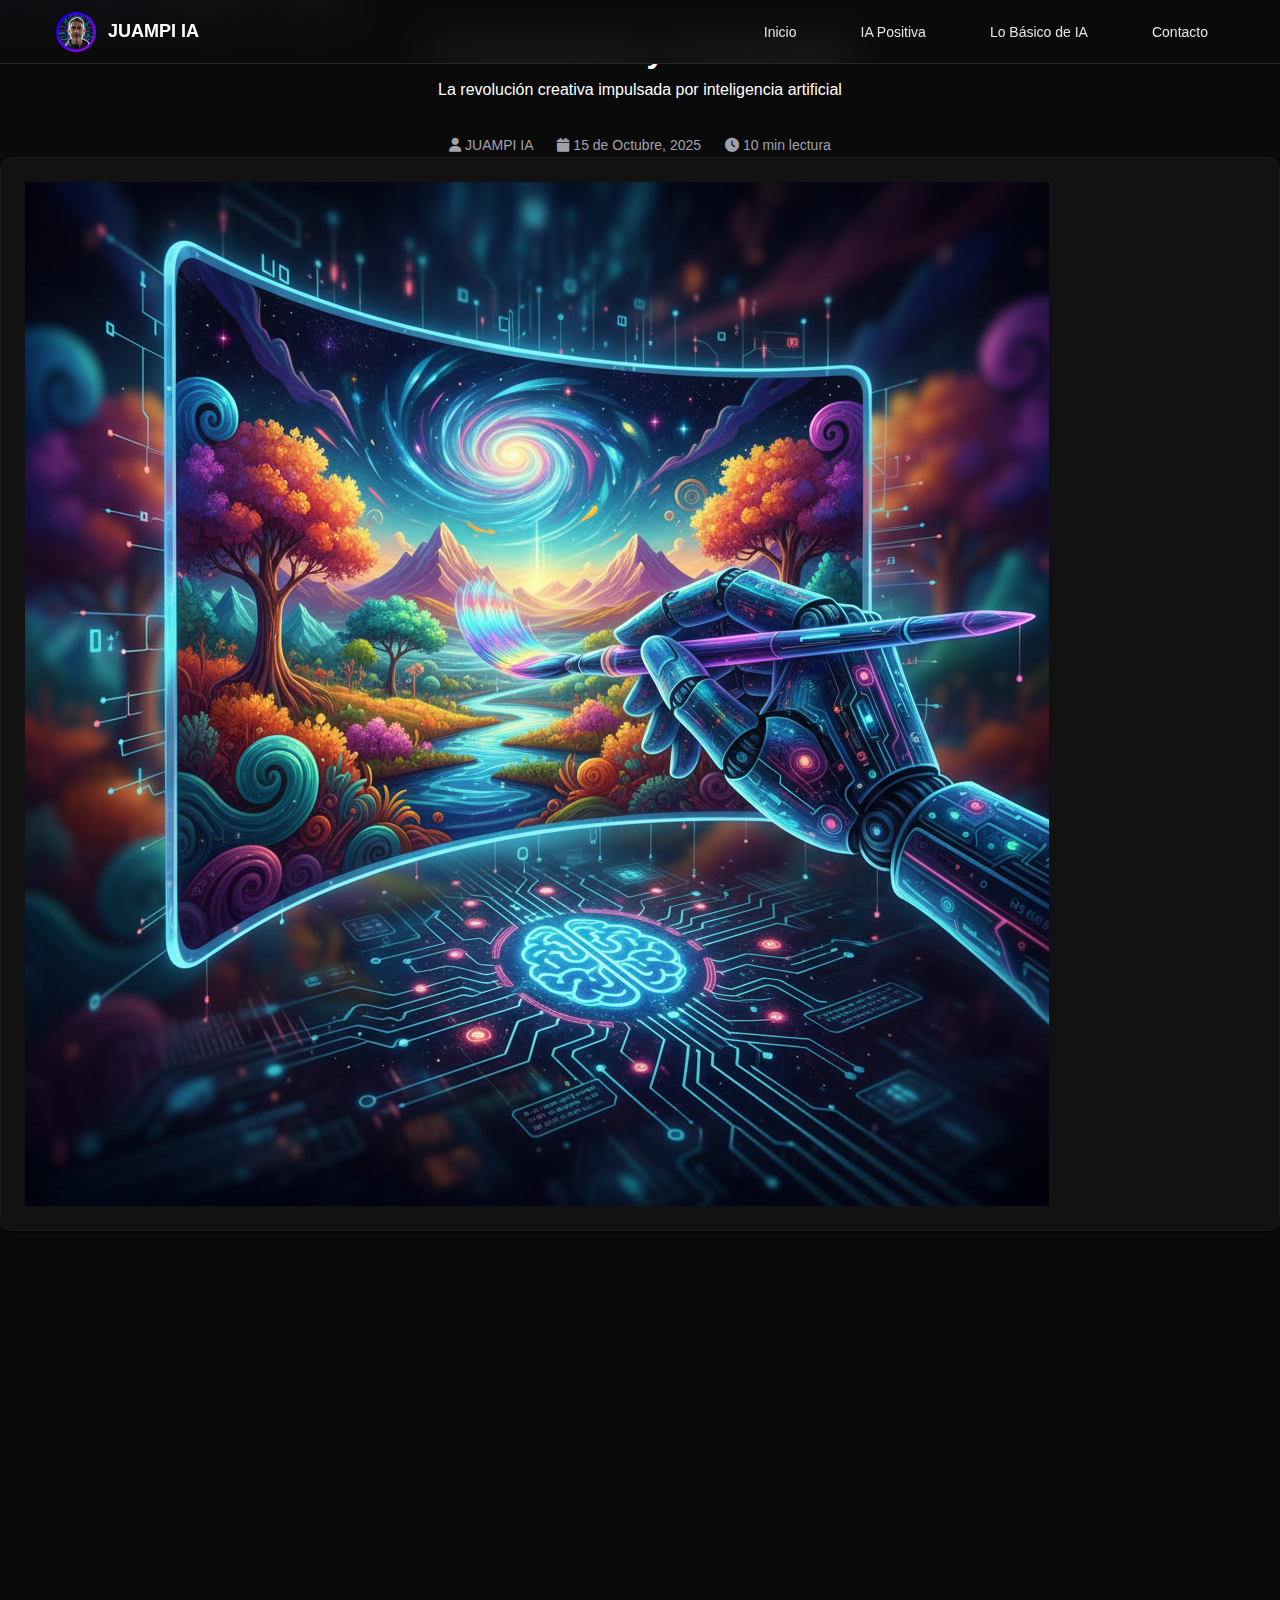
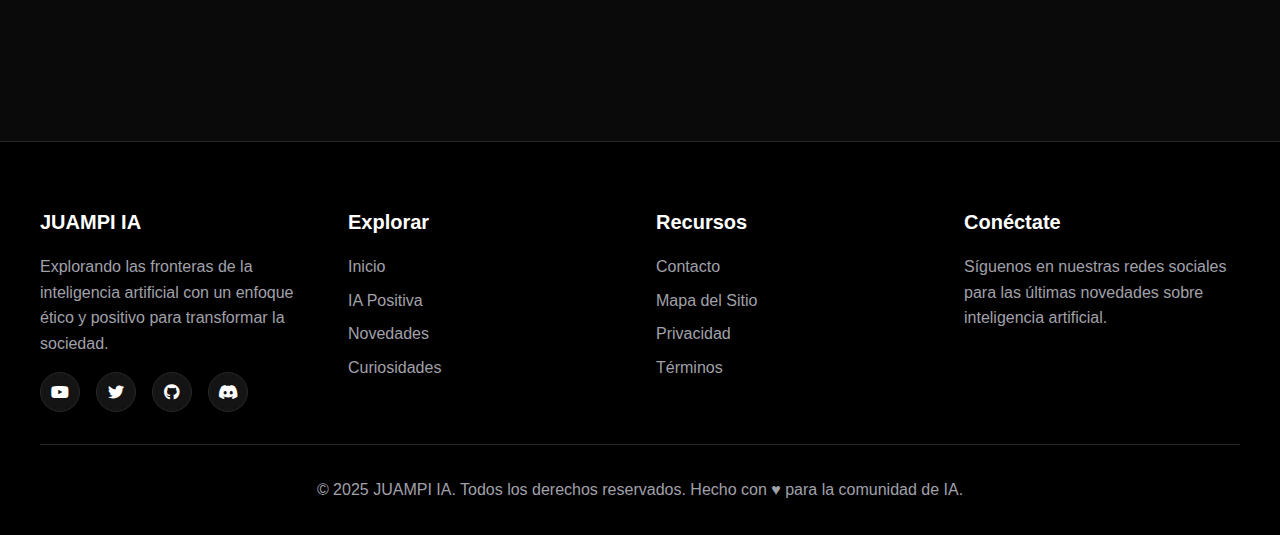
<file: articulos/ia-generativa-creatividad.html>
<!DOCTYPE html>
<html lang="es">
<head>
    <meta charset="UTF-8">
    <meta name="viewport" content="width=device-width, initial-scale=1.0">
    <title>IA Generativa y Creatividad - JUAMPI IA</title>
    <meta name="description" content="Explora cómo la inteligencia artificial generativa está revolucionando la creatividad humana: arte, música, escritura y diseño.">
    <link rel="icon" href="../assets/images/logo_circle_gradient.svg" type="image/svg+xml">

    <!-- CSS Moderno con Glass Form -->
    <link rel="stylesheet" href="../bolt-lovable-styles.css">

    <!-- Font Awesome -->
    <link rel="stylesheet" href="https://cdnjs.cloudflare.com/ajax/libs/font-awesome/6.4.0/css/all.min.css">
</head>
<body>
    <!-- Skip to main content link for accessibility -->
    <a href="#main-content" class="skip-link">Saltar al contenido principal</a>

    <!-- Navegación Moderna con Glass -->
    <nav class="glass-nav">
        <div class="nav-container">
            <a href="../index.html" class="modern-logo">
                <img src="../assets/images/logo_circle_gradient.svg" alt="JUAMPI IA Logo">
                <span>JUAMPI IA</span>
            </a>

            <ul class="nav-menu" id="navMenu">
                <li><a href="../index.html" class="nav-link">Inicio</a></li>
                <li><a href="../ia-positiva.html" class="nav-link">IA Positiva</a></li>
                <li><a href="../lo-basico-ia.html" class="nav-link">Lo Básico de IA</a></li>
                <li><a href="../contacto.html" class="nav-link">Contacto</a></li>
            </ul>

            <button class="mobile-menu-toggle" id="mobileMenuToggle" aria-label="Toggle navigation menu">
                <i class="fas fa-bars"></i>
            </button>
        </div>
    </nav>

    <!-- Article Header con Glass Form -->
    <header class="article-header-modern">
        <div class="hero-background"></div>
        <div class="header-content">
            <div class="breadcrumb-container">
                <nav class="breadcrumb" aria-label="Breadcrumb">
                    <a href="../index.html" class="breadcrumb-link">Inicio</a>
                    <span class="breadcrumb-separator">/</span>
                    <a href="../curiosidades.html" class="breadcrumb-link">Curiosidades</a>
                    <span class="breadcrumb-separator">/</span>
                    <span class="breadcrumb-current" aria-current="page">IA Generativa y Creatividad</span>
                </nav>
            </div>

            <div class="glass-form" style="max-width: 780px; margin: 0 auto; text-align: center;">
                <h1 class="article-title-modern">IA Generativa y Creatividad</h1>
                <p class="article-subtitle-modern">La revolución creativa impulsada por inteligencia artificial</p>

                <div class="article-meta" style="margin-top: 2rem; display: flex; justify-content: center; gap: 1.5rem; flex-wrap: wrap;">
                    <div class="glass-tag">
                        <i class="fas fa-user"></i>
                        JUAMPI IA
                    </div>
                    <div class="glass-tag">
                        <i class="fas fa-calendar"></i>
                        15 de Octubre, 2025
                    </div>
                    <div class="glass-tag">
                        <i class="fas fa-clock"></i>
                        10 min lectura
                    </div>
                </div>
            </div>
        </div>
    </header>

    <!-- Article Content -->
    <main class="article-content-modern" id="main-content">
        <div class="grid-container">
            <!-- Featured Image -->
            <div class="glass-card fade-in" style="margin-bottom: 3rem;">
                <img src="../assets/images/articulo_ia_generativa.png" alt="IA Generativa y Creatividad" class="article-featured-image"
                     onerror="this.src='[data-uri]'">
            </div>

            <!-- Introducción -->
            <section class="glass-card fade-in article-section">
                <h2 class="section-title">Introducción</h2>
                <div class="article-text">
                    <p>La inteligencia artificial generativa pasó de ser un experimento de laboratorio a convertirse en la musa más prolífica del siglo XXI. Modelos como GPT, DALL·E, Midjourney o Stable Diffusion demuestran que la creatividad asistida por algoritmos puede producir texto, imágenes, música y video con un nivel de detalle que rivaliza con el trabajo de profesionales.</p>
                    <p>Lo verdaderamente transformador no es la sustitución de artistas, sino el surgimiento de flujos de trabajo colaborativos entre personas y máquinas. Escritores que usan modelos de lenguaje para salir del bloqueo creativo, ilustradores que exploran cientos de variaciones en minutos o cineastas que generan storyboards completos a partir de ideas en bruto son solo algunos ejemplos.</p>
                    <p>Sin embargo, esta revolución también trae preguntas sobre autoría, originalidad y valor artístico. ¿Quién firma una obra generada por IA? ¿Cómo se protege a los creadores cuyos datos entrenan a estos sistemas? Este artículo profundiza en la tecnología, las aplicaciones y los debates que moldean la nueva era de la creatividad aumentada.</p>
                </div>
            </section>

            <!-- Tecnologías Generativas -->
            <section class="glass-card fade-in article-section">
                <h2 class="section-title">Tecnologías Generativas</h2>
                <div class="tech-grid">
                    <div class="glass-card tech-card">
                        <div class="card-header">
                            <span class="tech-icon" aria-hidden="true">📝</span>
                            <h3>Modelos de Lenguaje</h3>
                        </div>
                        <div class="card-content">
                            <p>Modelos como GPT-4 o Claude generan textos coherentes y estilísticamente diversos a partir de simples indicaciones.</p>
                            <ul>
                                <li>Guiones y storyboard dinámicos</li>
                                <li>Poesía y narrativa experimental</li>
                                <li>Redacción publicitaria personalizada</li>
                            </ul>
                        </div>
                    </div>

                    <div class="glass-card tech-card">
                        <div class="card-header">
                            <span class="tech-icon" aria-hidden="true">🎨</span>
                            <h3>Generación de Imágenes</h3>
                        </div>
                        <div class="card-content">
                            <p>DALL·E, Midjourney y Stable Diffusion transforman descripciones en arte digital con estilos infinitos.</p>
                            <ul>
                                <li>Concept art para videojuegos y cine</li>
                                <li>Bocetos de productos y arquitectura</li>
                                <li>Series artísticas y exposiciones virtuales</li>
                            </ul>
                        </div>
                    </div>

                    <div class="glass-card tech-card">
                        <div class="card-header">
                            <span class="tech-icon" aria-hidden="true">🎵</span>
                            <h3>Síntesis de Audio</h3>
                        </div>
                        <div class="card-content">
                            <p>Herramientas como MusicLM o Suno generan composiciones musicales, voces sintéticas y paisajes sonoros.</p>
                            <ul>
                                <li>Banda sonora bajo demanda</li>
                                <li>Podcast y audiolibros con voces personalizadas</li>
                                <li>Efectos de sonido para experiencias inmersivas</li>
                            </ul>
                        </div>
                    </div>

                    <div class="glass-card tech-card">
                        <div class="card-header">
                            <span class="tech-icon" aria-hidden="true">🎬</span>
                            <h3>Generación de Video</h3>
                        </div>
                        <div class="card-content">
                            <p>Modelos emergentes como Sora permiten crear clips completos a partir de texto, fusionando animación, FX y storytelling.</p>
                            <ul>
                                <li>Previsualización de escenas cinematográficas</li>
                                <li>Anuncios y contenidos sociales personalizados</li>
                                <li>Educación inmersiva y simulaciones interactivas</li>
                            </ul>
                        </div>
                    </div>
                </div>
            </section>

            <!-- Aplicaciones en Industrias -->
            <section class="glass-card fade-in article-section">
                <h2 class="section-title">Aplicaciones en Industrias Creativas</h2>
                <div class="applications-grid">
                    <div class="glass-card application-item">
                        <div class="application-icon">
                            <i class="fas fa-palette"></i>
                        </div>
                        <div class="application-content">
                            <h3>Arte Digital</h3>
                            <p>Artistas utilizan IA como co-creadora para explorar estilos imposibles de lograr manualmente y producir obras interactivas.</p>
                        </div>
                    </div>
                    <div class="glass-card application-item">
                        <div class="application-icon">
                            <i class="fas fa-music"></i>
                        </div>
                        <div class="application-content">
                            <h3>Música y Composición</h3>
                            <p>Compositores mezclan melodías humanas con arreglos generados por IA, acelerando la producción y experimentación sonora.</p>
                        </div>
                    </div>
                    <div class="glass-card application-item">
                        <div class="application-icon">
                            <i class="fas fa-book"></i>
                        </div>
                        <div class="application-content">
                            <h3>Escritura y Literatura</h3>
                            <p>Novelistas y guionistas usan modelos generativos para crear personajes, universos narrativos y diálogos naturales.</p>
                        </div>
                    </div>
                    <div class="glass-card application-item">
                        <div class="application-icon">
                            <i class="fas fa-pen-nib"></i>
                        </div>
                        <div class="application-content">
                            <h3>Diseño Gráfico</h3>
                            <p>Estudios de diseño aprovechan la IA para generar identidades visuales, campañas y prototipos con rapidez iterativa.</p>
                        </div>
                    </div>
                    <div class="glass-card application-item">
                        <div class="application-icon">
                            <i class="fas fa-film"></i>
                        </div>
                        <div class="application-content">
                            <h3>Cine y Animación</h3>
                            <p>Equipos audiovisuales crean storyboards automáticos, efectos visuales y montajes dinámicos con control creativo humano.</p>
                        </div>
                    </div>
                    <div class="glass-card application-item">
                        <div class="application-icon">
                            <i class="fas fa-gamepad"></i>
                        </div>
                        <div class="application-content">
                            <h3>Videojuegos</h3>
                            <p>Desarrolladores generan mundos procedurales, diálogos adaptativos y personajes no jugadores con personalidad única.</p>
                        </div>
                    </div>
                </div>
            </section>

            <!-- Timeline -->
            <section class="glass-card fade-in article-section">
                <h2 class="section-title">Evolución de la IA Generativa</h2>
                <div class="timeline-modern">
                    <div class="timeline-item">
                        <div class="timeline-year glass-tag">2014</div>
                        <div class="timeline-content">
                            <h3>Nacen las GANs</h3>
                            <p>Ian Goodfellow propone las Redes Generativas Antagónicas, abriendo la puerta a la creación automática de contenido visual.</p>
                        </div>
                    </div>
                    <div class="timeline-item">
                        <div class="timeline-year glass-tag">2018</div>
                        <div class="timeline-content">
                            <h3>Llegan los GPT</h3>
                            <p>OpenAI presenta GPT-1, demostrando que los modelos de lenguaje pueden generar texto coherente a gran escala.</p>
                        </div>
                    </div>
                    <div class="timeline-item">
                        <div class="timeline-year glass-tag">2021</div>
                        <div class="timeline-content">
                            <h3>DALL·E y la revolución visual</h3>
                            <p>La generación de imágenes a partir de texto se populariza, cambiando el panorama de la ilustración y el diseño conceptual.</p>
                        </div>
                    </div>
                    <div class="timeline-item">
                        <div class="timeline-year glass-tag">2023</div>
                        <div class="timeline-content">
                            <h3>ChatGPT democratiza la IA</h3>
                            <p>La IA generativa se vuelve masiva y accesible, llegando a profesionales, educadores y creadores independientes.</p>
                        </div>
                    </div>
                    <div class="timeline-item">
                        <div class="timeline-year glass-tag">2025</div>
                        <div class="timeline-content">
                            <h3>Modelos Multimodales</h3>
                            <p>Un solo modelo integra texto, imagen, audio y video, permitiendo experiencias creativas totalmente sincronizadas.</p>
                        </div>
                    </div>
                </div>
            </section>

            <!-- Casos de Éxito -->
            <section class="glass-card fade-in article-section">
                <h2 class="section-title">Casos de Éxito</h2>
                <div class="case-studies">
                    <div class="glass-card case-study">
                        <div class="case-header">
                            <h3>Proyecto Magenta</h3>
                            <span class="glass-tag"><i class="fas fa-music"></i> Música</span>
                        </div>
                        <div class="case-content">
                            <p>El equipo de Google creó modelos capaces de componer melodías originales y colaborar en tiempo real con músicos humanos, explorando nuevas estructuras sonoras.</p>
                            <p><strong>Lección:</strong> la IA puede ser un instrumento que amplía el rango expresivo del artista sin reemplazar su visión creativa.</p>
                        </div>
                    </div>
                    <div class="glass-card case-study">
                        <div class="case-header">
                            <h3>Refik Anadol</h3>
                            <span class="glass-tag"><i class="fas fa-palette"></i> Arte Multimedia</span>
                        </div>
                        <div class="case-content">
                            <p>El artista turco utiliza datasets masivos y redes neuronales para crear instalaciones inmersivas que se exhiben en museos de todo el mundo.</p>
                            <p><strong>Lección:</strong> la IA habilita experiencias sensoriales imposibles de lograr con medios tradicionales.</p>
                        </div>
                    </div>
                    <div class="glass-card case-study">
                        <div class="case-header">
                            <h3>Escritores + GPT</h3>
                            <span class="glass-tag"><i class="fas fa-book-open"></i> Literatura</span>
                        </div>
                        <div class="case-content">
                            <p>Autores independientes utilizan modelos de lenguaje como compañeros de brainstorming para generar ideas, revisar diálogos y acelerar la edición.</p>
                            <p><strong>Lección:</strong> la co-creación humano-IA mejora la productividad sin sacrificar la voz autoral.</p>
                        </div>
                    </div>
                </div>
            </section>

            <!-- Consideraciones Éticas -->
            <section class="glass-card fade-in article-section">
                <h2 class="section-title">Consideraciones Éticas</h2>
                <div class="ethics-box glass-form">
                    <h3><i class="fas fa-balance-scale"></i> Desafíos y Debates</h3>
                    <div class="ethics-points">
                        <div class="glass-card ethics-point">
                            <h4>Autoría</h4>
                            <p>¿Cómo se reconoce a los creadores humanos cuando un modelo aporta partes significativas de la obra final?</p>
                        </div>
                        <div class="glass-card ethics-point">
                            <h4>Derechos de Autor</h4>
                            <p>Los datasets de entrenamiento incluyen obras protegidas; surge la necesidad de licencias y compensaciones transparentes.</p>
                        </div>
                        <div class="glass-card ethics-point">
                            <h4>Valor Artístico</h4>
                            <p>Debate sobre si una obra generada por IA puede transmitir intención y emoción comparables al arte humano.</p>
                        </div>
                        <div class="glass-card ethics-point">
                            <h4>Impacto Laboral</h4>
                            <p>Profesionales creativos exigen marcos que aseguren trabajo digno, créditos y nuevas oportunidades de monetización.</p>
                        </div>
                    </div>
                </div>
            </section>

            <!-- Futuro de la Creatividad -->
            <section class="glass-card fade-in article-section">
                <h2 class="section-title">El Futuro de la Creatividad Aumentada</h2>
                <div class="article-text">
                    <p>La creatividad aumentada por IA no busca suplantar la imaginación humana, sino potenciarla. En los próximos años veremos herramientas integradas directamente en los programas creativos más populares, interfaces conversacionales y asistentes que aprenden el estilo personal de cada creador.</p>
                    <p>El acceso democratizado a capacidades de producción profesional permitirá que más personas experimenten y expresen sus ideas. La clave estará en cultivar pensamiento crítico, sensibilidad artística y habilidades de dirección creativa para guiar a estas nuevas “musas digitales”.</p>
                </div>
                <div class="future-projections">
                    <div class="glass-card projection-item">
                        <h4>2026 - 2028</h4>
                        <p>Herramientas generativas integradas en suites creativas permiten iterar ideas en tiempo real durante sesiones colaborativas.</p>
                    </div>
                    <div class="glass-card projection-item">
                        <h4>2029 - 2032</h4>
                        <p>Asistentes creativos personalizados aprenden preferencias estéticas y ofrecen sugerencias alineadas con la voz del autor.</p>
                    </div>
                    <div class="glass-card projection-item">
                        <h4>2033 - 2035</h4>
                        <p>Creación multimodal sin fricciones: del pensamiento a la obra completa, combinando texto, sonido, imagen y movimiento.</p>
                    </div>
                </div>
            </section>

            <!-- Conclusión -->
            <section class="glass-card fade-in article-section">
                <h2 class="section-title">Conclusión</h2>
                <div class="article-text">
                    <p>La inteligencia artificial generativa marca un cambio de paradigma: la creatividad deja de depender exclusivamente de habilidades técnicas y se abre a quienes tienen ideas y visión. El talento humano se revaloriza como director creativo, editor y curador del proceso.</p>
                    <p>En la próxima década, brillarán las personas capaces de combinar intuición artística con dominio de herramientas generativas. Explorar, experimentar y aprender a colaborar con la IA es la invitación para todos los creadores de esta nueva era.</p>
                </div>
            </section>

            <!-- Artículos Relacionados -->
            <section class="glass-card fade-in article-section">
                <h2 class="section-title">Artículos Relacionados</h2>
                <div class="related-articles">
                    <div class="glass-card related-article">
                        <h4>El Futuro del Trabajo en la Era de la IA</h4>
                        <p>Cómo las habilidades humanas evolucionan junto a la automatización inteligente.</p>
                        <a href="futuro-trabajo.html" class="glass-button">Leer más →</a>
                    </div>
                    <div class="glass-card related-article">
                        <h4>Ética en la Inteligencia Artificial</h4>
                        <p>Principios para desarrollar tecnología responsable y centrada en las personas.</p>
                        <a href="etica-ia.html" class="glass-button">Leer más →</a>
                    </div>
                    <div class="glass-card related-article">
                        <h4>Neurociencia Artificial</h4>
                        <p>Explora la intersección entre el cerebro humano y los sistemas inteligentes.</p>
                        <a href="neurociencia-artificial.html" class="glass-button">Leer más →</a>
                    </div>
                </div>
            </section>

            <!-- Share Section -->
            <section class="glass-card fade-in">
                <h3 style="text-align: center; margin-bottom: 1rem;">Comparte este artículo</h3>
                <div class="share-buttons" style="display: flex; justify-content: center; gap: 1rem; flex-wrap: wrap;">
                    <button class="glass-button share-btn" onclick="shareArticle('twitter')">
                        <i class="fab fa-twitter"></i>
                        Twitter
                    </button>
                    <button class="glass-button share-btn" onclick="shareArticle('facebook')">
                        <i class="fab fa-facebook"></i>
                        Facebook
                    </button>
                    <button class="glass-button share-btn" onclick="shareArticle('linkedin')">
                        <i class="fab fa-linkedin"></i>
                        LinkedIn
                    </button>
                    <button class="glass-button share-btn" onclick="copyLink()">
                        <i class="fas fa-link"></i>
                        Copiar Link
                    </button>
                </div>
            </section>
        </div>
    </main>

    <!-- Footer Moderno -->
    <footer class="modern-footer">
        <div class="footer-content">
            <div class="footer-section">
                <h3>JUAMPI IA</h3>
                <p>Explorando las fronteras de la inteligencia artificial con un enfoque ético y positivo para transformar la sociedad.</p>
                <div class="social-links">
                    <a href="https://youtube.com/@juampi-ia" class="social-link" target="_blank" rel="noopener noreferrer" aria-label="YouTube">
                        <i class="fab fa-youtube"></i>
                    </a>
                    <a href="https://twitter.com/juampi_ia" class="social-link" target="_blank" rel="noopener noreferrer" aria-label="Twitter">
                        <i class="fab fa-twitter"></i>
                    </a>
                    <a href="https://github.com/juampi-ia" class="social-link" target="_blank" rel="noopener noreferrer" aria-label="GitHub">
                        <i class="fab fa-github"></i>
                    </a>
                    <a href="https://discord.gg/juampi-ia" class="social-link" target="_blank" rel="noopener noreferrer" aria-label="Discord">
                        <i class="fab fa-discord"></i>
                    </a>
                </div>
            </div>

            <div class="footer-section">
                <h3>Explorar</h3>
                <ul>
                    <li><a href="../index.html">Inicio</a></li>
                    <li><a href="../ia-positiva.html">IA Positiva</a></li>
                    <li><a href="../novedades.html">Novedades</a></li>
                    <li><a href="../curiosidades.html">Curiosidades</a></li>
                </ul>
            </div>

            <div class="footer-section">
                <h3>Recursos</h3>
                <ul>
                    <li><a href="../contacto.html">Contacto</a></li>
                    <li><a href="#sitemap">Mapa del Sitio</a></li>
                    <li><a href="#privacy">Privacidad</a></li>
                    <li><a href="#terms">Términos</a></li>
                </ul>
            </div>

            <div class="footer-section">
                <h3>Conéctate</h3>
                <p>Síguenos en nuestras redes sociales para las últimas novedades sobre inteligencia artificial.</p>
            </div>
        </div>

        <div class="footer-bottom">
            <p>&copy; 2025 JUAMPI IA. Todos los derechos reservados. Hecho con ♥ para la comunidad de IA.</p>
        </div>
    </footer>

    <!-- JavaScript -->
    <script>
        // Mobile menu toggle
        const mobileMenuToggle = document.getElementById('mobileMenuToggle');
        const navMenu = document.getElementById('navMenu');

        mobileMenuToggle.addEventListener('click', () => {
            navMenu.classList.toggle('active');
            const icon = mobileMenuToggle.querySelector('i');
            icon.classList.toggle('fa-bars');
            icon.classList.toggle('fa-times');
        });

        // Close mobile menu when clicking on a link
        document.querySelectorAll('.nav-link').forEach(link => {
            link.addEventListener('click', () => {
                navMenu.classList.remove('active');
                const icon = mobileMenuToggle.querySelector('i');
                icon.classList.add('fa-bars');
                icon.classList.remove('fa-times');
            });
        });

        // Share functionality
        function shareArticle(platform) {
            const url = window.location.href;
            const title = document.title;

            const shareUrls = {
                twitter: `https://twitter.com/intent/tweet?url=${encodeURIComponent(url)}&text=${encodeURIComponent(title)}`,
                facebook: `https://www.facebook.com/sharer/sharer.php?u=${encodeURIComponent(url)}`,
                linkedin: `https://www.linkedin.com/sharing/share-offsite/?url=${encodeURIComponent(url)}`
            };

            if (shareUrls[platform]) {
                window.open(shareUrls[platform], '_blank', 'width=600,height=400');
            }
        }

        function copyLink() {
            navigator.clipboard.writeText(window.location.href).then(() => {
                alert('¡Enlace copiado al portapapeles!');
            });
        }

        // Intersection Observer for animations
        const observerOptions = {
            threshold: 0.1,
            rootMargin: '0px 0px -50px 0px'
        };

        const observer = new IntersectionObserver((entries) => {
            entries.forEach(entry => {
                if (entry.isIntersecting) {
                    entry.target.classList.add('visible');
                }
            });
        }, observerOptions);

        document.querySelectorAll('.fade-in').forEach(el => {
            observer.observe(el);
        });

        // Smooth scrolling for anchor links
        document.querySelectorAll('a[href^="#"]').forEach(anchor => {
            anchor.addEventListener('click', function (e) {
                const targetId = this.getAttribute('href');
                if (targetId.length > 1) {
                    e.preventDefault();
                    const target = document.querySelector(targetId);
                    if (target) {
                        target.scrollIntoView({
                            behavior: 'smooth',
                            block: 'start'
                        });
                    }
                }
            });
        });
    </script>
</body>
</html>
</file>
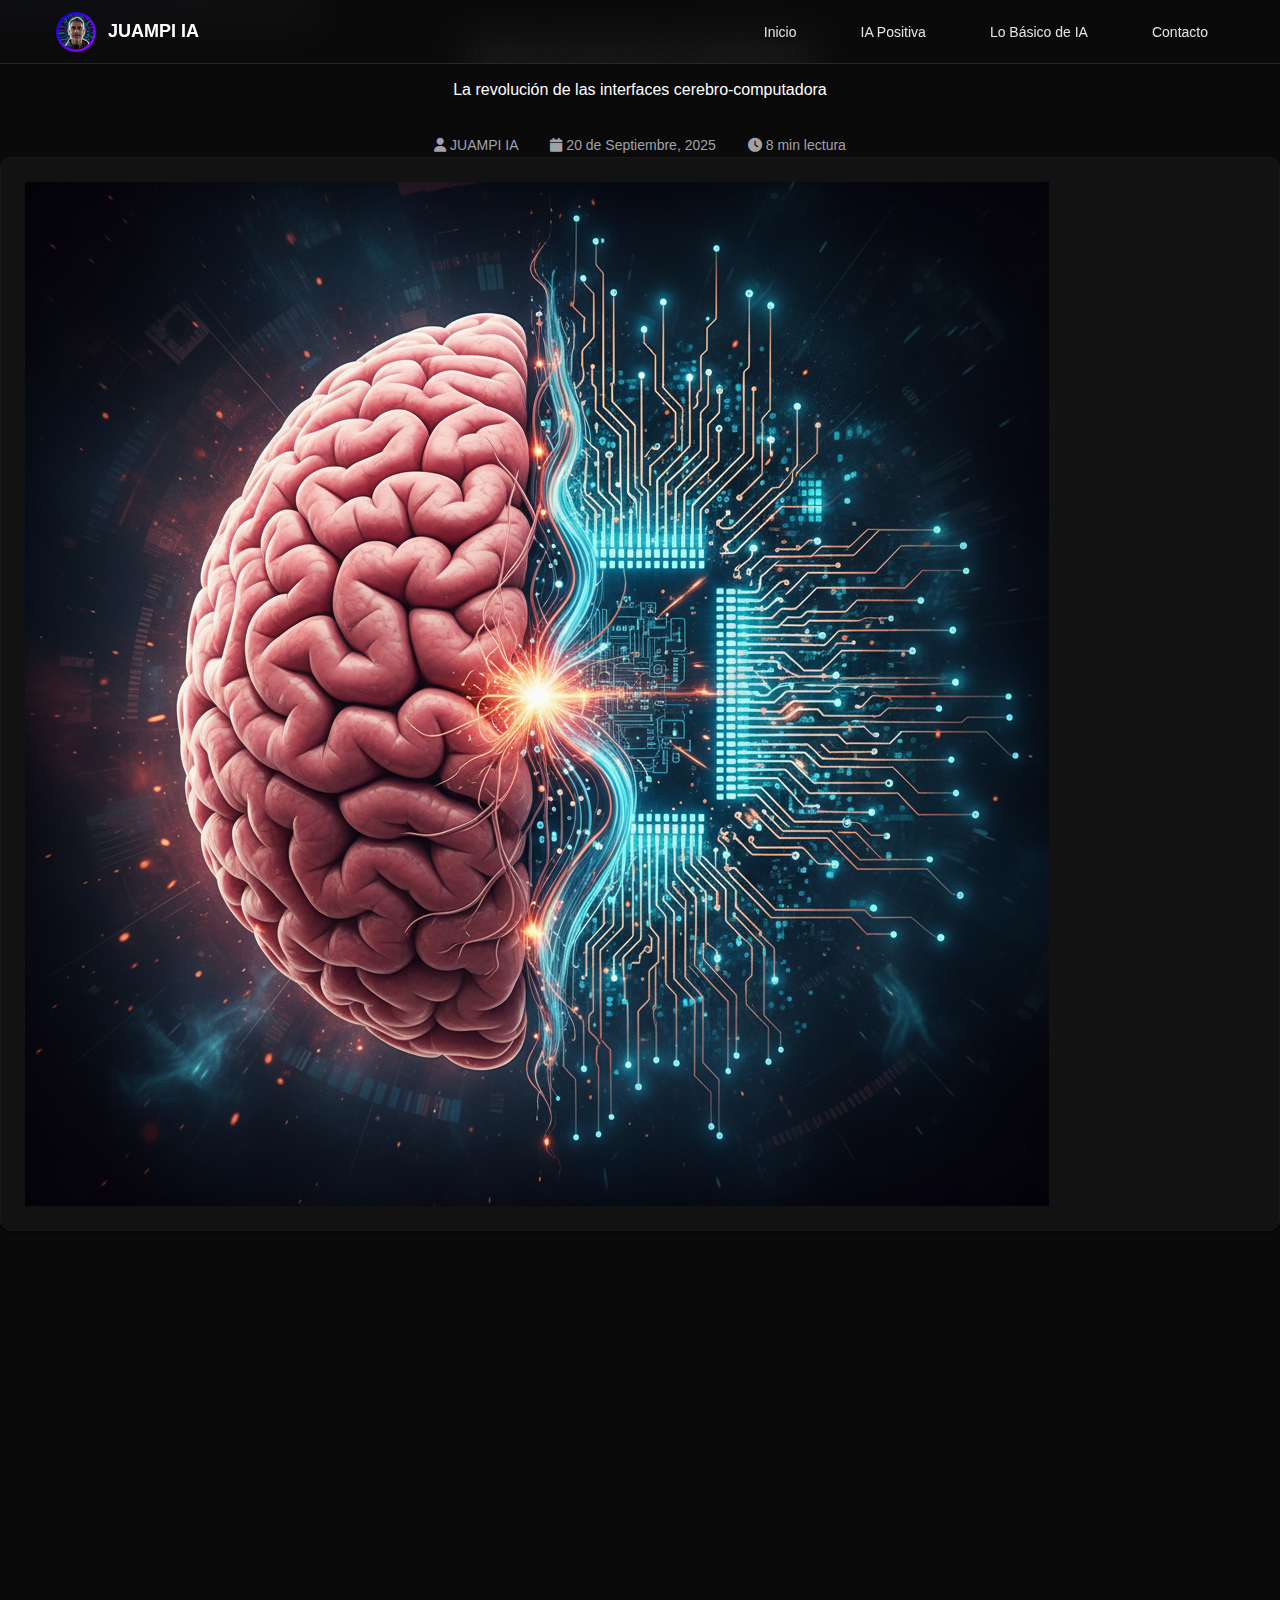
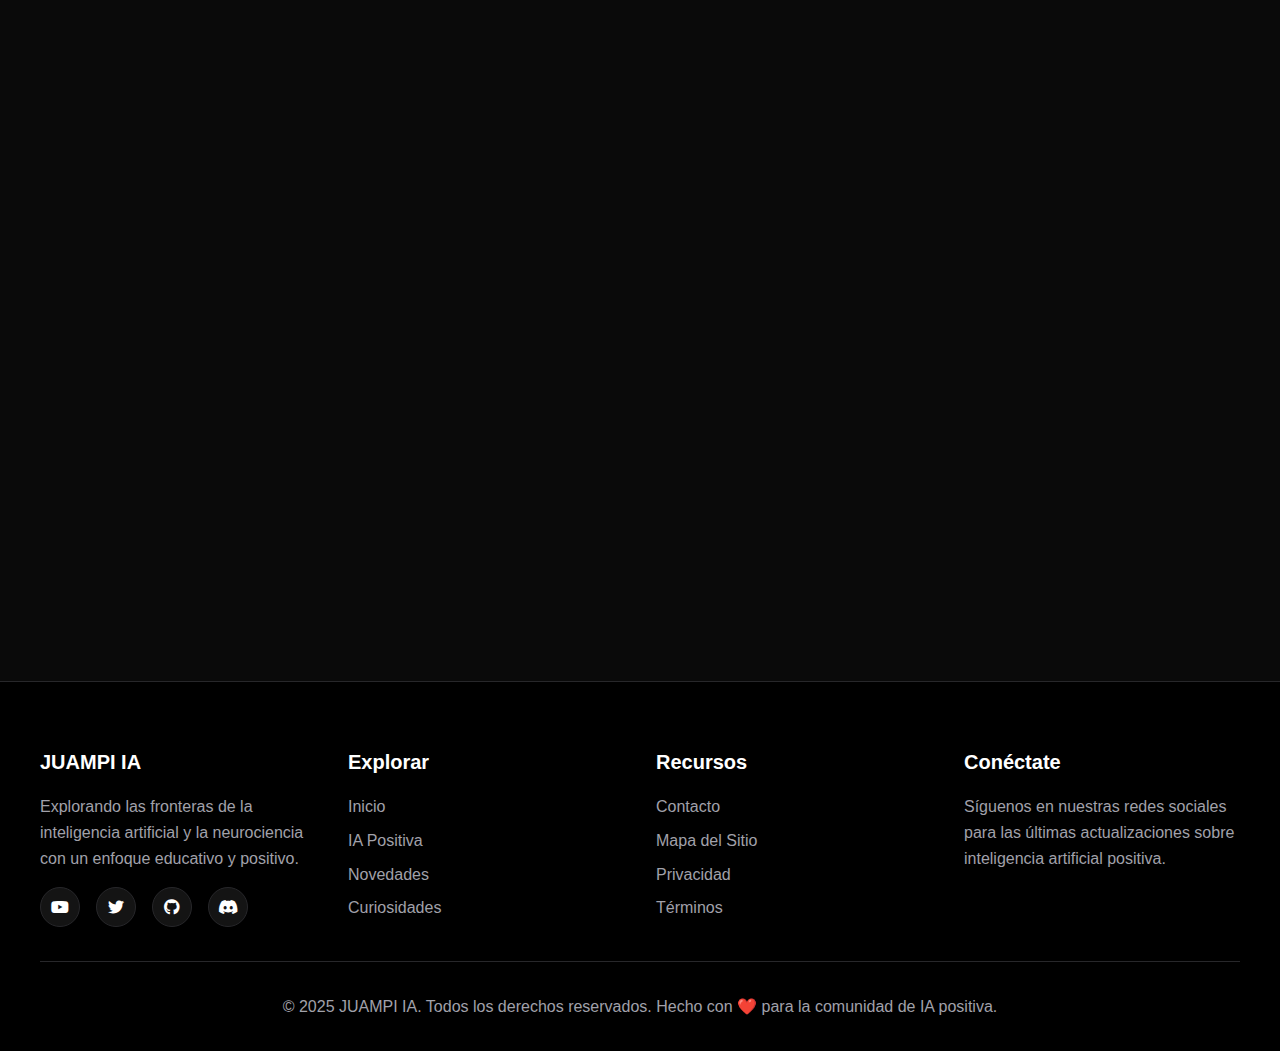
<file: articulos/neurociencia-artificial.html>
<!DOCTYPE html>
<html lang="es">
<head>
    <meta charset="UTF-8">
    <meta name="viewport" content="width=device-width, initial-scale=1.0">
    <title>Neurociencia Artificial - JUAMPI IA</title>
    <meta name="description" content="Explora la revolución de las interfaces cerebro-computadora y la convergencia entre neurociencia e inteligencia artificial.">
    <link rel="icon" href="../assets/images/logo_circle_gradient.svg" type="image/svg+xml">

    <!-- CSS Moderno con Glass Form -->
    <link rel="stylesheet" href="../bolt-lovable-styles.css">

    <!-- Font Awesome -->
    <link rel="stylesheet" href="https://cdnjs.cloudflare.com/ajax/libs/font-awesome/6.4.0/css/all.min.css">
</head>
<body>
    <!-- Skip to main content link for accessibility -->
    <a href="#main-content" class="skip-link">Saltar al contenido principal</a>

    <!-- Navegación Moderna con Glass -->
    <nav class="glass-nav">
        <div class="nav-container">
            <a href="../index.html" class="modern-logo">
                <img src="../assets/images/logo_circle_gradient.svg" alt="JUAMPI IA Logo">
                <span>JUAMPI IA</span>
            </a>

            <ul class="nav-menu" id="navMenu">
                <li><a href="../index.html" class="nav-link">Inicio</a></li>
                <li><a href="../ia-positiva.html" class="nav-link">IA Positiva</a></li>
                <li><a href="../lo-basico-ia.html" class="nav-link">Lo Básico de IA</a></li>
                <li><a href="../contacto.html" class="nav-link">Contacto</a></li>
            </ul>

            <button class="mobile-menu-toggle" id="mobileMenuToggle" aria-label="Toggle navigation menu">
                <i class="fas fa-bars"></i>
            </button>
        </div>
    </nav>

    <!-- Article Header con Glass Form -->
    <header class="article-header-modern">
        <div class="hero-background"></div>
        <div class="header-content">
            <div class="breadcrumb-container">
                <nav class="breadcrumb">
                    <a href="../index.html" class="breadcrumb-link">Inicio</a>
                    <span class="breadcrumb-separator">/</span>
                    <a href="../curiosidades.html" class="breadcrumb-link">Curiosidades</a>
                    <span class="breadcrumb-separator">/</span>
                    <span class="breadcrumb-current">Neurociencia Artificial</span>
                </nav>
            </div>

            <div class="glass-form" style="max-width: 800px; margin: 0 auto; text-align: center;">
                <h1 class="article-title-modern">Neurociencia Artificial</h1>
                <p class="article-subtitle-modern">La revolución de las interfaces cerebro-computadora</p>

                <div class="article-meta" style="margin-top: 2rem; display: flex; justify-content: center; gap: 2rem; flex-wrap: wrap;">
                    <div class="glass-tag">
                        <i class="fas fa-user"></i>
                        JUAMPI IA
                    </div>
                    <div class="glass-tag">
                        <i class="fas fa-calendar"></i>
                        20 de Septiembre, 2025
                    </div>
                    <div class="glass-tag">
                        <i class="fas fa-clock"></i>
                        8 min lectura
                    </div>
                </div>
            </div>
        </div>
    </header>

    <!-- Article Content -->
    <main class="article-content-modern" id="main-content">
        <div class="grid-container">
            <!-- Featured Image -->
            <div class="glass-card fade-in" style="margin-bottom: 3rem;">
                <img src="../assets/images/articulo_neurociencia.png" alt="Neurociencia Artificial" class="article-featured-image"
                     onerror="this.src='[data-uri]'">
            </div>

            <!-- Introduction -->
            <section class="glass-card fade-in article-section">
                <h2 class="section-title">Introducción</h2>
                <div class="article-text">
                    <p>La neurociencia artificial representa una de las fronteras más emocionantes donde la biología se encuentra con la tecnología. Este campo emergente combina los principios de la neurociencia con las capacidades de la inteligencia artificial para crear sistemas que pueden entender, interpretar y hasta mejorar el funcionamiento del cerebro humano.</p>

                    <p>Desde las primeras interfaces cerebro-computadora hasta los modernos sistemas de neuroimagen y estimulación neural, la neurociencia artificial está transformando radicalmente nuestra comprensión de la mente humana y abriendo posibilidades que antes solo existían en la ciencia ficción.</p>
                </div>
            </section>

            <!-- Historical Timeline -->
            <section class="glass-card fade-in article-section">
                <h2 class="section-title">Evolución Histórica</h2>
                <div class="timeline-modern">
                    <div class="timeline-item">
                        <div class="timeline-year glass-tag">1970</div>
                        <div class="timeline-content">
                            <h3>Primeras Interfaces Cerebro-Computadora</h3>
                            <p>Los primeros experimentos con electroencefalografía (EEG) demostraron que era posible detectar señales cerebrales y convertirlas en comandos simples.</p>
                        </div>
                    </div>
                    <div class="timeline-item">
                        <div class="timeline-year glass-tag">1990</div>
                        <div class="timeline-content">
                            <h3>Avances en Neuroimagen</h3>
                            <p>La aparición de la fMRI y otras técnicas de neuroimagen permitió mapear la actividad cerebral con una precisión sin precedentes.</p>
                        </div>
                    </div>
                    <div class="timeline-item">
                        <div class="timeline-year glass-tag">2000</div>
                        <div class="timeline-content">
                            <h3>Redes Neuronales Artificiales</h3>
                            <p>El resurgimiento de las redes neuronales profundas inspiradas en la estructura del cerebro humano.</p>
                        </div>
                    </div>
                    <div class="timeline-item">
                        <div class="timeline-year glass-tag">2020</div>
                        <div class="timeline-content">
                            <h3>Neurotecnología Avanzada</h3>
                            <p>Implantes cerebrales, interfaces neuronales no invasivas y IA aplicada a la neurociencia clínica.</p>
                        </div>
                    </div>
                </div>
            </section>

            <!-- Key Technologies -->
            <section class="glass-card fade-in article-section">
                <h2 class="section-title">Tecnologías Clave</h2>
                <div class="tech-grid">
                    <div class="glass-card tech-card">
                        <div class="card-header">
                            <div class="card-icon" style="background: linear-gradient(135deg, var(--accent-cyan), var(--primary));">
                                🧠
                            </div>
                            <h3>Interfaces Cerebro-Computadora (BCI)</h3>
                        </div>
                        <div class="card-content">
                            <p>Sistemas que permiten la comunicación directa entre el cerebro y dispositivos externos.</p>
                            <ul style="margin-top: 1rem; list-style: none; padding: 0;">
                                <li style="margin-bottom: 0.5rem;"><i class="fas fa-check" style="color: var(--success); margin-right: 0.5rem;"></i> BCI invasivos: Implantes directos</li>
                                <li style="margin-bottom: 0.5rem;"><i class="fas fa-check" style="color: var(--success); margin-right: 0.5rem;"></i> BCI no invasivos: Sensores EEG</li>
                                <li style="margin-bottom: 0.5rem;"><i class="fas fa-check" style="color: var(--success); margin-right: 0.5rem;"></i> BCI semi-invasivos: Electrodos superficiales</li>
                            </ul>
                        </div>
                    </div>

                    <div class="glass-card tech-card">
                        <div class="card-header">
                            <div class="card-icon" style="background: linear-gradient(135deg, var(--primary), var(--accent-purple));">
                                🔍
                            </div>
                            <h3>Neuroimagen Asistida por IA</h3>
                        </div>
                        <div class="card-content">
                            <p>Algoritmos de inteligencia artificial que analizan imágenes cerebrales para detectar patrones y anomalías.</p>
                            <ul style="margin-top: 1rem; list-style: none; padding: 0;">
                                <li style="margin-bottom: 0.5rem;"><i class="fas fa-check" style="color: var(--success); margin-right: 0.5rem;"></i> Reconocimiento de patrones fMRI</li>
                                <li style="margin-bottom: 0.5rem;"><i class="fas fa-check" style="color: var(--success); margin-right: 0.5rem;"></i> Análisis de conectividad cerebral</li>
                                <li style="margin-bottom: 0.5rem;"><i class="fas fa-check" style="color: var(--success); margin-right: 0.5rem;"></i> Detección temprana de enfermedades</li>
                            </ul>
                        </div>
                    </div>

                    <div class="glass-card tech-card">
                        <div class="card-header">
                            <div class="card-icon" style="background: linear-gradient(135deg, var(--warning), var(--accent-cyan));;">
                                ⚡
                            </div>
                            <h3>Estimulación Neural Inteligente</h3>
                        </div>
                        <div class="card-content">
                            <p>Técnicas que utilizan electricidad, magnetismo o ultrasonido para modular la actividad cerebral.</p>
                            <ul style="margin-top: 1rem; list-style: none; padding: 0;">
                                <li style="margin-bottom: 0.5rem;"><i class="fas fa-check" style="color: var(--success); margin-right: 0.5rem;"></i> Estimulación magnética transcraneal</li>
                                <li style="margin-bottom: 0.5rem;"><i class="fas fa-check" style="color: var(--success); margin-right: 0.5rem;"></i> Terapia electroconvulsiva modificada</li>
                                <li style="margin-bottom: 0.5rem;"><i class="fas fa-check" style="color: var(--success); margin-right: 0.5rem;"></i> Neuromodulación de circuitos específicos</li>
                            </ul>
                        </div>
                    </div>
                </div>
            </section>

            <!-- Applications -->
            <section class="glass-card fade-in article-section">
                <h2 class="section-title">Aplicaciones Revolucionarias</h2>
                <div class="applications-grid">
                    <div class="glass-card application-item">
                        <div class="card-header">
                            <div class="card-icon" style="background: linear-gradient(135deg, var(--success), var(--accent-cyan));">
                                <i class="fas fa-wheelchair"></i>
                            </div>
                            <h3>Medicina Restaurativa</h3>
                        </div>
                        <div class="card-content">
                            <p>Prótesis controladas por la mente, restauración de la movilidad en pacientes con lesiones medulares, y comunicación para personas con síndrome de encierro.</p>
                        </div>
                    </div>

                    <div class="glass-card application-item">
                        <div class="card-header">
                            <div class="card-icon" style="background: linear-gradient(135deg, var(--info), var(--accent-purple));">
                                <i class="fas fa-brain"></i>
                            </div>
                            <h3>Salud Mental</h3>
                        </div>
                        <div class="card-content">
                            <p>Tratamientos personalizados para depresión, ansiedad, trastornos bipolares y PTSD mediante neuromodulación precisa y monitoreo continuo.</p>
                        </div>
                    </div>

                    <div class="glass-card application-item">
                        <div class="card-header">
                            <div class="card-icon" style="background: linear-gradient(135deg, var(--warning), var(--accent-cyan));;">
                                <i class="fas fa-graduation-cap"></i>
                            </div>
                            <h3>Aprendizaje Acelerado</h3>
                        </div>
                        <div class="card-content">
                            <p>Técnicas de neuroplasticidad asistida que pueden acelerar el aprendizaje y mejorar la retención de información.</p>
                        </div>
                    </div>

                    <div class="glass-card application-item">
                        <div class="card-header">
                            <div class="card-icon" style="background: linear-gradient(135deg, var(--error), var(--accent-purple));">
                                <i class="fas fa-user-astronaut"></i>
                            </div>
                            <h3>Mejora Humana</h3>
                        </div>
                        <div class="card-content">
                            <p>Ampliación de capacidades cognitivas, memoria mejorada y procesamiento de información acelerado.</p>
                        </div>
                    </div>
                </div>
            </section>

            <!-- Ethical Considerations -->
            <section class="glass-card fade-in article-section">
                <h2 class="section-title">Consideraciones Éticas</h2>
                <div class="ethics-box glass-form">
                    <h3 style="color: var(--warning); margin-bottom: 1rem;">
                        <i class="fas fa-balance-scale"></i>
                        Desafíos Éticos
                    </h3>
                    <div class="ethics-points">
                        <div class="ethics-point glass-card">
                            <strong>Privacidad Mental:</strong> ¿Quién tiene acceso a nuestros pensamientos y datos cerebrales?
                        </div>
                        <div class="ethics-point glass-card">
                            <strong>Autonomía:</strong> ¿Cómo afecta la manipulación neural a nuestra capacidad de decisión?
                        </div>
                        <div class="ethics-point glass-card">
                            <strong>Acceso Equitativo:</strong> ¿Cómo evitar que estas tecnologías aumenten las desigualdades?
                        </div>
                        <div class="ethics-point glass-card">
                            <strong>Identidad Humana:</strong> ¿Qué significa ser humano cuando podemos mejorar nuestras capacidades?
                        </div>
                    </div>
                </div>
            </section>

            <!-- Future Outlook -->
            <section class="glass-card fade-in article-section">
                <h2 class="section-title">El Futuro de la Neurociencia Artificial</h2>
                <div class="article-text">
                    <p>El campo de la neurociencia artificial está evolucionando a un ritmo acelerado. En la próxima década, podemos esperar ver:</p>
                </div>

                <div class="future-projections">
                    <div class="glass-card projection-item">
                        <div class="projection-year glass-tag">2025-2030</div>
                        <p>Interfaces cerebro-computadora completamente no invasivas con resolución milimétrica</p>
                    </div>
                    <div class="glass-card projection-item">
                        <div class="projection-year glass-tag">2030-2035</div>
                        <p>Tratamientos personalizados para enfermedades neurodegenerativas basados en IA</p>
                    </div>
                    <div class="glass-card projection-item">
                        <div class="projection-year glass-tag">2035-2040</div>
                        <p>Integración seamless entre humanos y sistemas de inteligencia artificial</p>
                    </div>
                    <div class="glass-card projection-item">
                        <div class="projection-year glass-tag">2040-2050</div>
                        <p>Posibilidad de descargar/upload conocimientos y experiencias directamente al cerebro</p>
                    </div>
                </div>
            </section>

            <!-- Conclusion -->
            <section class="glass-card fade-in article-section">
                <h2 class="section-title">Conclusión</h2>
                <div class="article-text">
                    <p>La neurociencia artificial representa no solo un avance tecnológico, sino una redefinición fundamental de lo que significa ser humano. A medida que estas tecnologías continúen desarrollándose, enfrentaremos preguntas profundas sobre la naturaleza de la conciencia, la identidad y los límites entre humanos y máquinas.</p>

                    <p>El desafío será desarrollar estas tecnologías de manera responsable, ética y equitativa, asegurando que los beneficios se distribuyan ampliamente y que los riesgos se gestionen adecuadamente. La neurociencia artificial tiene el potencial de resolver algunos de los problemas más apremiantes de la humanidad, pero solo si la abordamos con la sabiduría y la precaución que merece.</p>
                </div>
            </section>

            <!-- Related Articles -->
            <section class="glass-card fade-in article-section">
                <h2 class="section-title">Artículos Relacionados</h2>
                <div class="related-articles">
                    <div class="glass-card related-article">
                        <h4>Conciencia Sintética</h4>
                        <p>Explorando los límites de la conciencia artificial y las implicaciones filosóficas.</p>
                        <a href="../error-page.html" class="glass-button">Leer más →</a>
                    </div>
                    <div class="glass-card related-article">
                        <h4>Redes Neuronales Cuánticas</h4>
                        <p>La próxima frontera en computación y procesamiento de información.</p>
                        <a href="../error-page.html" class="glass-button">Leer más →</a>
                    </div>
                    <div class="glass-card related-article">
                        <h4>Biología Sintética</h4>
                        <p>La convergencia de IA y biología para crear nuevas formas de vida.</p>
                        <a href="../error-page.html" class="glass-button">Leer más →</a>
                    </div>
                </div>
            </section>

            <!-- Share Section -->
            <section class="glass-card fade-in">
                <h3 style="text-align: center; margin-bottom: 1rem;">Comparte este artículo</h3>
                <div class="share-buttons" style="display: flex; justify-content: center; gap: 1rem; flex-wrap: wrap;">
                    <a href="#" class="glass-button share-btn" onclick="shareArticle('twitter')">
                        <i class="fab fa-twitter"></i>
                        Twitter
                    </a>
                    <a href="#" class="glass-button share-btn" onclick="shareArticle('facebook')">
                        <i class="fab fa-facebook"></i>
                        Facebook
                    </a>
                    <a href="#" class="glass-button share-btn" onclick="shareArticle('linkedin')">
                        <i class="fab fa-linkedin"></i>
                        LinkedIn
                    </a>
                    <a href="#" class="glass-button share-btn" onclick="copyLink()">
                        <i class="fas fa-link"></i>
                        Copiar Link
                    </a>
                </div>
            </section>
        </div>
    </main>

    <!-- Footer Moderno -->
    <footer class="modern-footer">
        <div class="footer-content">
            <div class="footer-section">
                <h3>JUAMPI IA</h3>
                <p>Explorando las fronteras de la inteligencia artificial y la neurociencia con un enfoque educativo y positivo.</p>
                <div class="social-links">
                    <a href="https://youtube.com/@juampi-ia" class="social-link" target="_blank" rel="noopener noreferrer" aria-label="YouTube">
                        <i class="fab fa-youtube"></i>
                    </a>
                    <a href="https://twitter.com/juampi_ia" class="social-link" target="_blank" rel="noopener noreferrer" aria-label="Twitter">
                        <i class="fab fa-twitter"></i>
                    </a>
                    <a href="https://github.com/juampi-ia" class="social-link" target="_blank" rel="noopener noreferrer" aria-label="GitHub">
                        <i class="fab fa-github"></i>
                    </a>
                    <a href="https://discord.gg/juampi-ia" class="social-link" target="_blank" rel="noopener noreferrer" aria-label="Discord">
                        <i class="fab fa-discord"></i>
                    </a>
                </div>
            </div>

            <div class="footer-section">
                <h3>Explorar</h3>
                <ul>
                    <li><a href="../index.html">Inicio</a></li>
                    <li><a href="../ia-positiva.html">IA Positiva</a></li>
                    <li><a href="../novedades.html">Novedades</a></li>
                    <li><a href="../curiosidades.html">Curiosidades</a></li>
                </ul>
            </div>

            <div class="footer-section">
                <h3>Recursos</h3>
                <ul>
                    <li><a href="../contacto.html">Contacto</a></li>
                    <li><a href="#sitemap">Mapa del Sitio</a></li>
                    <li><a href="#privacy">Privacidad</a></li>
                    <li><a href="#terms">Términos</a></li>
                </ul>
            </div>

            <div class="footer-section">
                <h3>Conéctate</h3>
                <p>Síguenos en nuestras redes sociales para las últimas actualizaciones sobre inteligencia artificial positiva.</p>
            </div>
        </div>

        <div class="footer-bottom">
            <p>&copy; 2025 JUAMPI IA. Todos los derechos reservados. Hecho con ❤️ para la comunidad de IA positiva.</p>
        </div>
    </footer>

    <!-- JavaScript -->
    <script>
        // Mobile menu toggle
        const mobileMenuToggle = document.getElementById('mobileMenuToggle');
        const navMenu = document.getElementById('navMenu');

        mobileMenuToggle.addEventListener('click', () => {
            navMenu.classList.toggle('active');
            const icon = mobileMenuToggle.querySelector('i');
            icon.classList.toggle('fa-bars');
            icon.classList.toggle('fa-times');
        });

        // Close mobile menu when clicking on a link
        document.querySelectorAll('.nav-link').forEach(link => {
            link.addEventListener('click', () => {
                navMenu.classList.remove('active');
                const icon = mobileMenuToggle.querySelector('i');
                icon.classList.add('fa-bars');
                icon.classList.remove('fa-times');
            });
        });

        // Share functionality
        function shareArticle(platform) {
            const url = window.location.href;
            const title = document.title;

            const shareUrls = {
                twitter: `https://twitter.com/intent/tweet?url=${encodeURIComponent(url)}&text=${encodeURIComponent(title)}`,
                facebook: `https://www.facebook.com/sharer/sharer.php?u=${encodeURIComponent(url)}`,
                linkedin: `https://www.linkedin.com/sharing/share-offsite/?url=${encodeURIComponent(url)}`
            };

            if (shareUrls[platform]) {
                window.open(shareUrls[platform], '_blank', 'width=600,height=400');
            }
        }

        function copyLink() {
            navigator.clipboard.writeText(window.location.href).then(() => {
                alert('¡Enlace copiado al portapapeles!');
            });
        }

        // Intersection Observer for animations
        const observerOptions = {
            threshold: 0.1,
            rootMargin: '0px 0px -50px 0px'
        };

        const observer = new IntersectionObserver((entries) => {
            entries.forEach(entry => {
                if (entry.isIntersecting) {
                    entry.target.classList.add('visible');
                }
            });
        }, observerOptions);

        document.querySelectorAll('.fade-in').forEach(el => {
            observer.observe(el);
        });

        // Smooth scrolling for anchor links
        document.querySelectorAll('a[href^="#"]').forEach(anchor => {
            anchor.addEventListener('click', function (e) {
                e.preventDefault();
                const target = document.querySelector(this.getAttribute('href'));
                if (target) {
                    target.scrollIntoView({
                        behavior: 'smooth',
                        block: 'start'
                    });
                }
            });
        });
    </script>
</body>
</html>
</file>
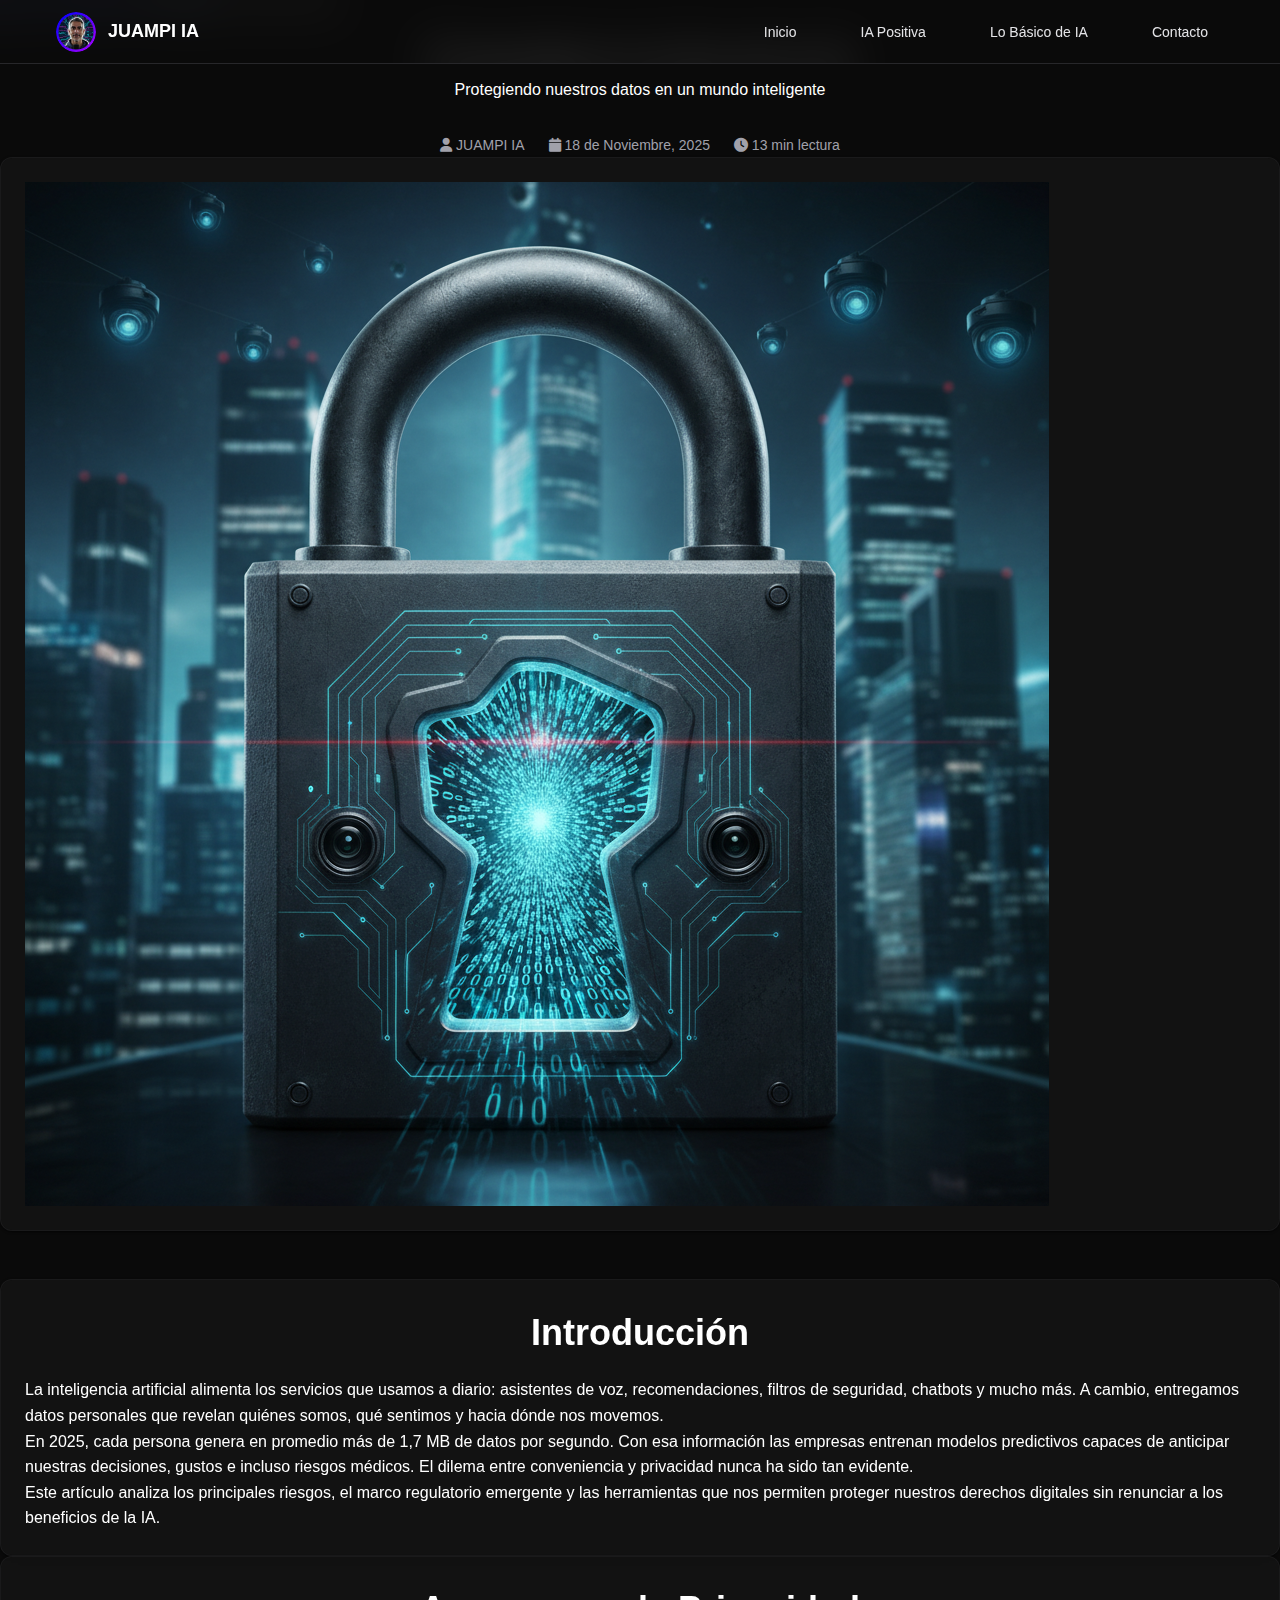
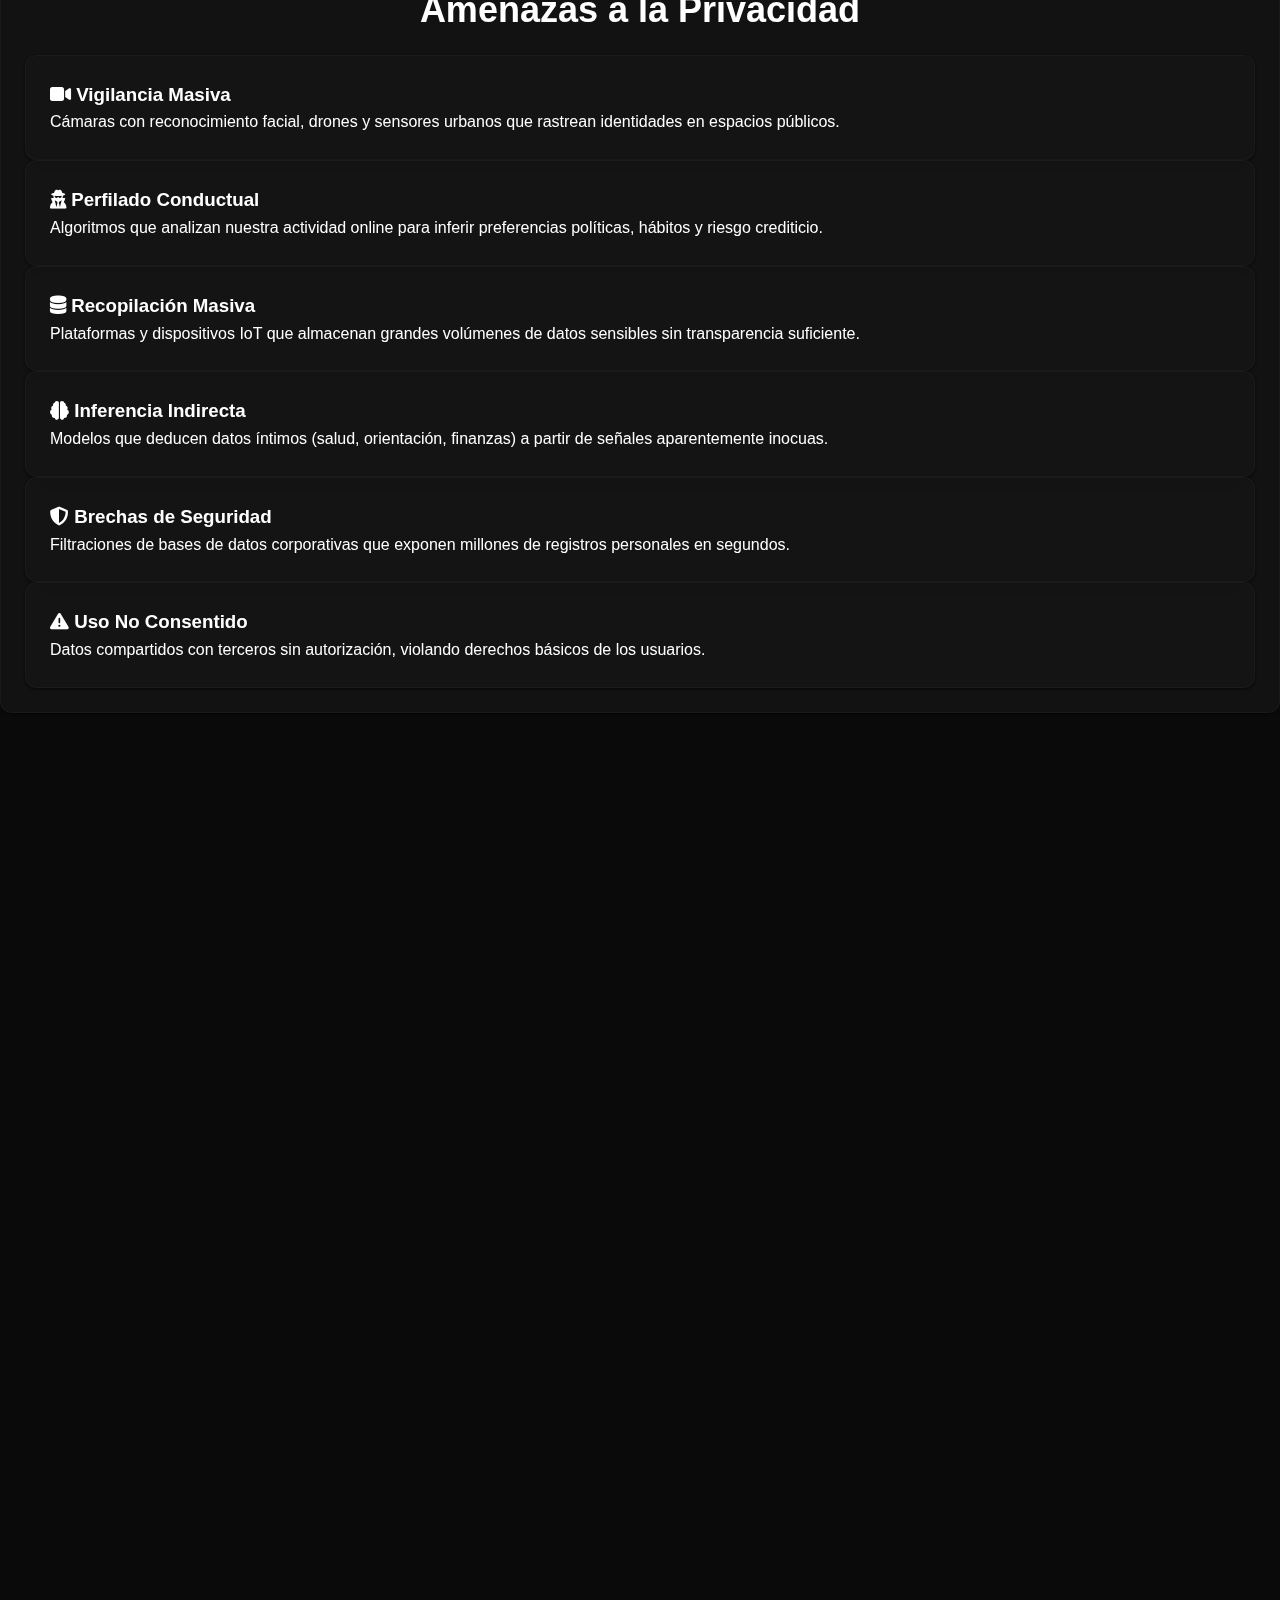
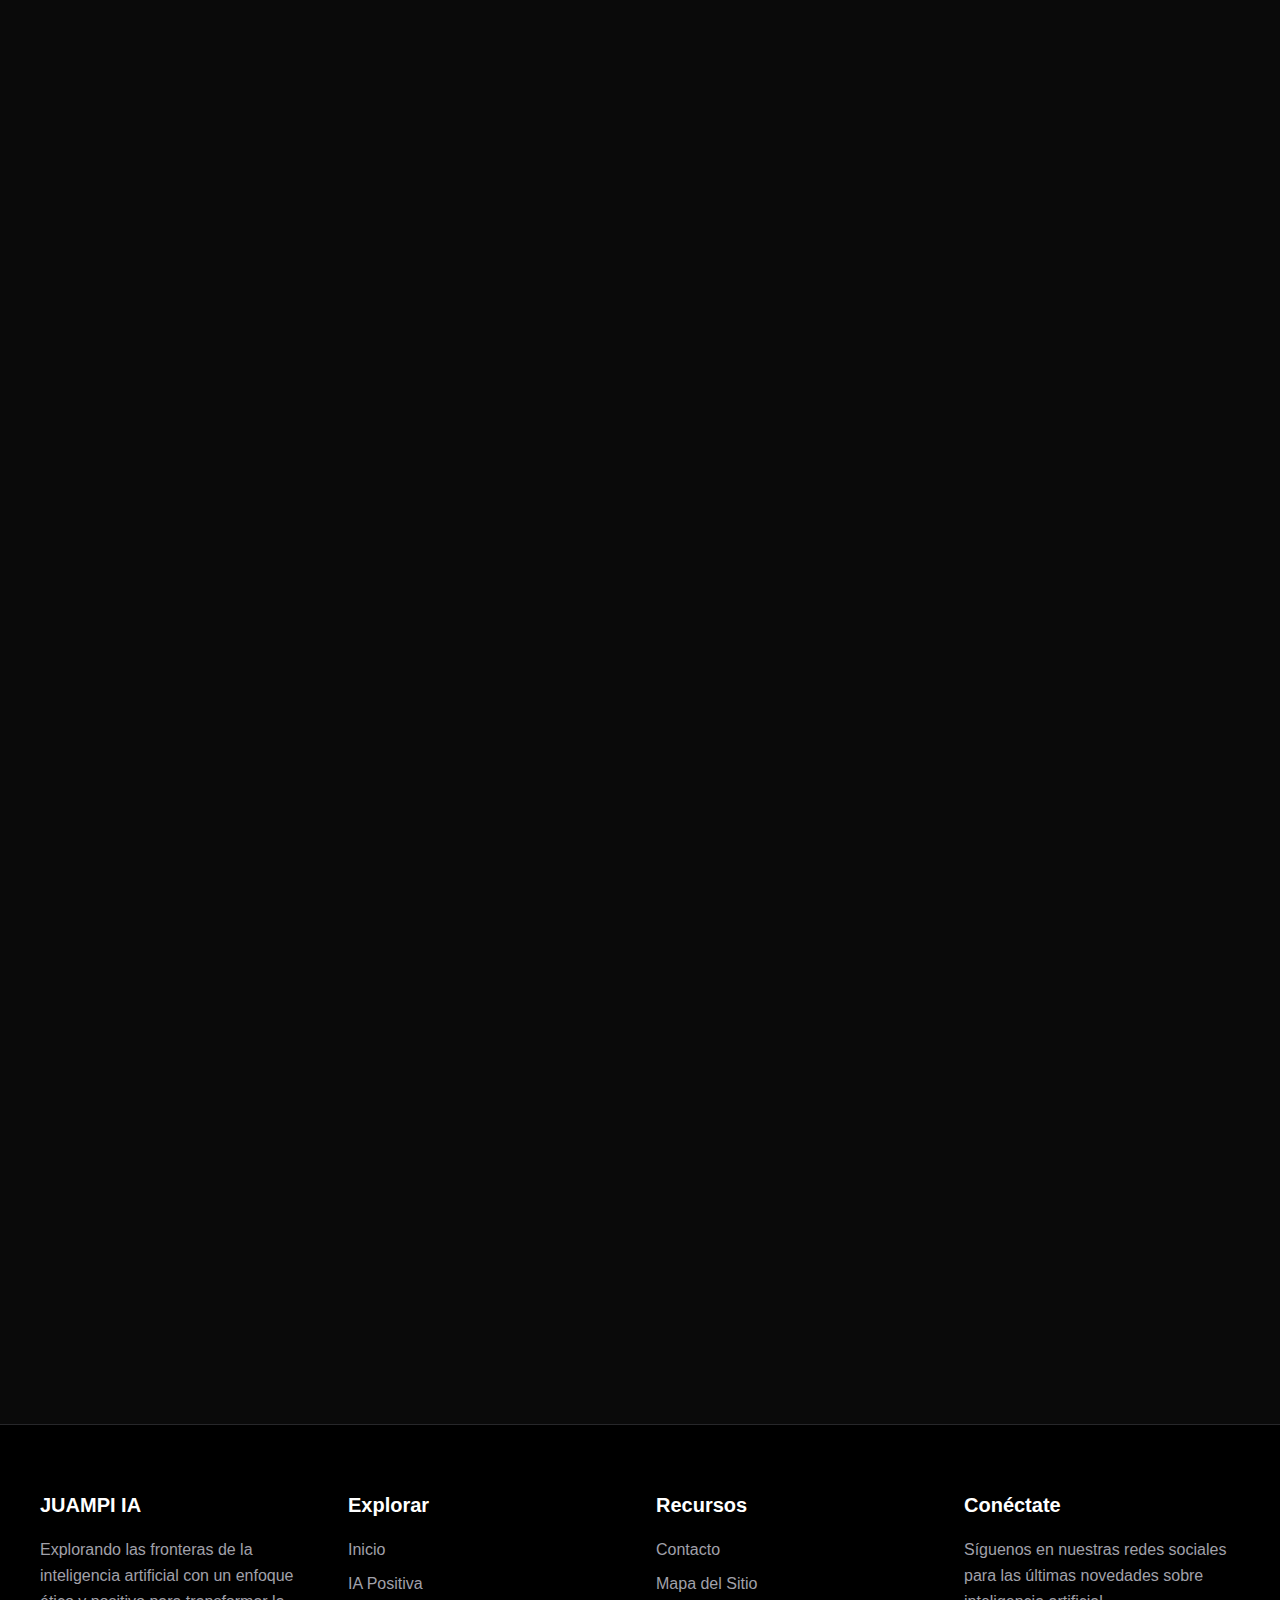
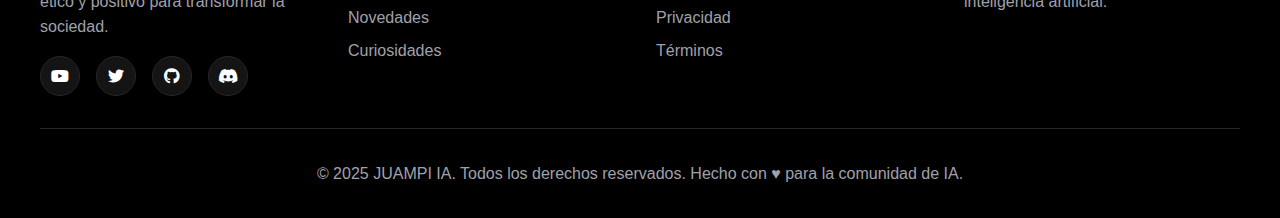
<file: articulos/privacidad-era-ia.html>
<!DOCTYPE html>
<html lang="es">
<head>
    <meta charset="UTF-8">
    <meta name="viewport" content="width=device-width, initial-scale=1.0">
    <title>Privacidad en la Era de la IA - JUAMPI IA</title>
    <meta name="description" content="Explora los desafíos de privacidad en la era de la inteligencia artificial: protección de datos, vigilancia y derechos digitales.">
    <link rel="icon" href="../assets/images/logo_circle_gradient.svg" type="image/svg+xml">

    <link rel="stylesheet" href="../bolt-lovable-styles.css">
    <link rel="stylesheet" href="https://cdnjs.cloudflare.com/ajax/libs/font-awesome/6.4.0/css/all.min.css">
</head>
<body>
    <a href="#main-content" class="skip-link">Saltar al contenido principal</a>

    <nav class="glass-nav">
        <div class="nav-container">
            <a href="../index.html" class="modern-logo">
                <img src="../assets/images/logo_circle_gradient.svg" alt="JUAMPI IA Logo">
                <span>JUAMPI IA</span>
            </a>

            <ul class="nav-menu" id="navMenu">
                <li><a href="../index.html" class="nav-link">Inicio</a></li>
                <li><a href="../ia-positiva.html" class="nav-link">IA Positiva</a></li>
                <li><a href="../lo-basico-ia.html" class="nav-link">Lo Básico de IA</a></li>
                <li><a href="../contacto.html" class="nav-link">Contacto</a></li>
            </ul>

            <button class="mobile-menu-toggle" id="mobileMenuToggle" aria-label="Toggle navigation menu">
                <i class="fas fa-bars"></i>
            </button>
        </div>
    </nav>

    <header class="article-header-modern">
        <div class="hero-background"></div>
        <div class="header-content">
            <div class="breadcrumb-container">
                <nav class="breadcrumb" aria-label="Breadcrumb">
                    <a href="../index.html" class="breadcrumb-link">Inicio</a>
                    <span class="breadcrumb-separator">/</span>
                    <a href="../ia-positiva.html" class="breadcrumb-link">IA Positiva</a>
                    <span class="breadcrumb-separator">/</span>
                    <span class="breadcrumb-current" aria-current="page">Privacidad en la Era de la IA</span>
                </nav>
            </div>

            <div class="glass-form" style="max-width: 820px; margin: 0 auto; text-align: center;">
                <h1 class="article-title-modern">Privacidad en la Era de la IA</h1>
                <p class="article-subtitle-modern">Protegiendo nuestros datos en un mundo inteligente</p>

                <div class="article-meta" style="margin-top: 2rem; display: flex; justify-content: center; gap: 1.5rem; flex-wrap: wrap;">
                    <div class="glass-tag">
                        <i class="fas fa-user"></i>
                        JUAMPI IA
                    </div>
                    <div class="glass-tag">
                        <i class="fas fa-calendar"></i>
                        18 de Noviembre, 2025
                    </div>
                    <div class="glass-tag">
                        <i class="fas fa-clock"></i>
                        13 min lectura
                    </div>
                </div>
            </div>
        </div>
    </header>

    <main class="article-content-modern" id="main-content">
        <div class="grid-container">
            <div class="glass-card fade-in" style="margin-bottom: 3rem;">
                <img src="../assets/images/articulo_privacidad_ia.png" alt="Privacidad digital y IA" class="article-featured-image">
            </div>

            <section class="glass-card fade-in article-section">
                <h2 class="section-title">Introducción</h2>
                <div class="article-text">
                    <p>La inteligencia artificial alimenta los servicios que usamos a diario: asistentes de voz, recomendaciones, filtros de seguridad, chatbots y mucho más. A cambio, entregamos datos personales que revelan quiénes somos, qué sentimos y hacia dónde nos movemos.</p>
                    <p>En 2025, cada persona genera en promedio más de 1,7 MB de datos por segundo. Con esa información las empresas entrenan modelos predictivos capaces de anticipar nuestras decisiones, gustos e incluso riesgos médicos. El dilema entre conveniencia y privacidad nunca ha sido tan evidente.</p>
                    <p>Este artículo analiza los principales riesgos, el marco regulatorio emergente y las herramientas que nos permiten proteger nuestros derechos digitales sin renunciar a los beneficios de la IA.</p>
                </div>
            </section>

            <section class="glass-card fade-in article-section">
                <h2 class="section-title">Amenazas a la Privacidad</h2>
                <div class="ethics-grid">
                    <div class="glass-card ethics-point">
                        <h3><i class="fas fa-video"></i> Vigilancia Masiva</h3>
                        <p>Cámaras con reconocimiento facial, drones y sensores urbanos que rastrean identidades en espacios públicos.</p>
                    </div>
                    <div class="glass-card ethics-point">
                        <h3><i class="fas fa-user-secret"></i> Perfilado Conductual</h3>
                        <p>Algoritmos que analizan nuestra actividad online para inferir preferencias políticas, hábitos y riesgo crediticio.</p>
                    </div>
                    <div class="glass-card ethics-point">
                        <h3><i class="fas fa-database"></i> Recopilación Masiva</h3>
                        <p>Plataformas y dispositivos IoT que almacenan grandes volúmenes de datos sensibles sin transparencia suficiente.</p>
                    </div>
                    <div class="glass-card ethics-point">
                        <h3><i class="fas fa-brain"></i> Inferencia Indirecta</h3>
                        <p>Modelos que deducen datos íntimos (salud, orientación, finanzas) a partir de señales aparentemente inocuas.</p>
                    </div>
                    <div class="glass-card ethics-point">
                        <h3><i class="fas fa-shield-alt"></i> Brechas de Seguridad</h3>
                        <p>Filtraciones de bases de datos corporativas que exponen millones de registros personales en segundos.</p>
                    </div>
                    <div class="glass-card ethics-point">
                        <h3><i class="fas fa-exclamation-triangle"></i> Uso No Consentido</h3>
                        <p>Datos compartidos con terceros sin autorización, violando derechos básicos de los usuarios.</p>
                    </div>
                </div>
            </section>

            <section class="glass-card fade-in article-section">
                <h2 class="section-title">Tecnologías que Amenazan la Privacidad</h2>
                <div class="tech-grid">
                    <div class="glass-card tech-card">
                        <div class="card-header">
                            <span class="tech-icon" aria-hidden="true">👁️</span>
                            <h3>Reconocimiento Facial</h3>
                        </div>
                        <div class="card-content">
                            <p>Bases de datos con millones de rostros permiten seguir a una persona sin su conocimiento o consentimiento.</p>
                        </div>
                    </div>
                    <div class="glass-card tech-card">
                        <div class="card-header">
                            <span class="tech-icon" aria-hidden="true">🎙️</span>
                            <h3>Asistentes de Voz</h3>
                        </div>
                        <div class="card-content">
                            <p>Dispositivos que escuchan constantemente y envían transcripciones a la nube para análisis comercial.</p>
                        </div>
                    </div>
                    <div class="glass-card tech-card">
                        <div class="card-header">
                            <span class="tech-icon" aria-hidden="true">🧠</span>
                            <h3>Análisis de Sentimientos</h3>
                        </div>
                        <div class="card-content">
                            <p>IA que descifra emociones en texto, audio o video para publicidad, reclutamiento o vigilancia laboral.</p>
                        </div>
                    </div>
                    <div class="glass-card tech-card">
                        <div class="card-header">
                            <span class="tech-icon" aria-hidden="true">🕸️</span>
                            <h3>Tracking Digital</h3>
                        </div>
                        <div class="card-content">
                            <p>Cookies, huellas digitales y beacons unen nuestra actividad entre aplicaciones, tiendas y dispositivos.</p>
                        </div>
                    </div>
                </div>
            </section>

            <section class="glass-card fade-in article-section">
                <h2 class="section-title">Casos que Encendieron las Alarmas</h2>
                <div class="case-studies">
                    <div class="glass-card case-study">
                        <div class="case-header">
                            <h3>Cambridge Analytica</h3>
                            <span class="glass-tag"><i class="fas fa-vote-yea"></i> Manipulación</span>
                        </div>
                        <div class="case-content">
                            <p>La consultora recolectó datos de 87 millones de usuarios de Facebook para influir procesos electorales sin consentimiento.</p>
                            <p><strong>Aprendizaje:</strong> la transparencia en el uso de datos es esencial para proteger democracias.</p>
                        </div>
                    </div>
                    <div class="glass-card case-study">
                        <div class="case-header">
                            <h3>Clearview AI</h3>
                            <span class="glass-tag"><i class="fas fa-camera"></i> Vigilancia</span>
                        </div>
                        <div class="case-content">
                            <p>La startup recopiló imágenes de redes sociales para crear la mayor base de reconocimiento facial del mundo.</p>
                            <p><strong>Aprendizaje:</strong> se requieren límites claros sobre cómo se recolectan y utilizan rostros públicos.</p>
                        </div>
                    </div>
                    <div class="glass-card case-study">
                        <div class="case-header">
                            <h3>Crédito Social</h3>
                            <span class="glass-tag"><i class="fas fa-gavel"></i> Control</span>
                        </div>
                        <div class="case-content">
                            <p>Algunos países combinan IA y big data para castigar o premiar a ciudadanos según su comportamiento.</p>
                            <p><strong>Aprendizaje:</strong> la privacidad es un pilar para evitar abusos de poder y discriminación algorítmica.</p>
                        </div>
                    </div>
                    <div class="glass-card case-study">
                        <div class="case-header">
                            <h3>Brechas Masivas</h3>
                            <span class="glass-tag"><i class="fas fa-database"></i> Seguridad</span>
                        </div>
                        <div class="case-content">
                            <p>Filtraciones en plataformas como Marriott, Equifax o LinkedIn exponían millones de registros sensibles.</p>
                            <p><strong>Aprendizaje:</strong> la seguridad por diseño y la respuesta rápida son indispensables.</p>
                        </div>
                    </div>
                </div>
            </section>

            <section class="glass-card fade-in article-section">
                <h2 class="section-title">Protección Legal en Evolución</h2>
                <div class="timeline-modern">
                    <div class="timeline-item">
                        <div class="timeline-year glass-tag">2018</div>
                        <div class="timeline-content">
                            <h3>GDPR - Unión Europea</h3>
                            <p>Introduce consentimiento explícito, derecho al olvido y portabilidad de datos como estándares globales.</p>
                        </div>
                    </div>
                    <div class="timeline-item">
                        <div class="timeline-year glass-tag">2020</div>
                        <div class="timeline-content">
                            <h3>CCPA - California</h3>
                            <p>Otorga a los consumidores el derecho a conocer, eliminar y optar por no compartir sus datos personales.</p>
                        </div>
                    </div>
                    <div class="timeline-item">
                        <div class="timeline-year glass-tag">2023</div>
                        <div class="timeline-content">
                            <h3>Ley de IA de la UE</h3>
                            <p>Clasifica sistemas de IA según riesgo y prohíbe usos invasivos como la vigilancia biométrica masiva.</p>
                        </div>
                    </div>
                    <div class="timeline-item">
                        <div class="timeline-year glass-tag">2025</div>
                        <div class="timeline-content">
                            <h3>Expansión Global</h3>
                            <p>Más de 70 países adoptan regulaciones inspiradas en GDPR y consolidan agencias de protección de datos.</p>
                        </div>
                    </div>
                    <div class="timeline-item">
                        <div class="timeline-year glass-tag">2026</div>
                        <div class="timeline-content">
                            <h3>Estándares Internacionales</h3>
                            <p>La ONU impulsa un marco común sobre ética de IA y privacidad con foco en derechos humanos.</p>
                        </div>
                    </div>
                </div>
            </section>

            <section class="glass-card fade-in article-section">
                <h2 class="section-title">Herramientas para Proteger tu Privacidad</h2>
                <div class="applications-grid">
                    <div class="glass-card application-item">
                        <div class="application-icon">
                            <i class="fas fa-random"></i>
                        </div>
                        <div class="application-content">
                            <h3>Privacidad Diferencial</h3>
                            <p>Añade ruido matemático a los datos para ocultar identidades sin perder utilidad estadística.</p>
                        </div>
                    </div>
                    <div class="glass-card application-item">
                        <div class="application-icon">
                            <i class="fas fa-network-wired"></i>
                        </div>
                        <div class="application-content">
                            <h3>Aprendizaje Federado</h3>
                            <p>Entrena modelos en dispositivos locales y solo comparte parámetros agregados, no datos crudos.</p>
                        </div>
                    </div>
                    <div class="glass-card application-item">
                        <div class="application-icon">
                            <i class="fas fa-lock"></i>
                        </div>
                        <div class="application-content">
                            <h3>Encriptación Homomórfica</h3>
                            <p>Permite procesar información cifrada sin descifrarla, manteniendo los datos protegidos en todo momento.</p>
                        </div>
                    </div>
                    <div class="glass-card application-item">
                        <div class="application-icon">
                            <i class="fas fa-user-shield"></i>
                        </div>
                        <div class="application-content">
                            <h3>VPNs y Navegadores Privados</h3>
                            <p>Ocultan tu IP, bloquean rastreadores y reducen el perfilado publicitario.</p>
                        </div>
                    </div>
                    <div class="glass-card application-item">
                        <div class="application-icon">
                            <i class="fas fa-key"></i>
                        </div>
                        <div class="application-content">
                            <h3>Gestores de Contraseñas</h3>
                            <p>Generan claves únicas y seguras, minimizando filtraciones por credenciales reutilizadas.</p>
                        </div>
                    </div>
                    <div class="glass-card application-item">
                        <div class="application-icon">
                            <i class="fas fa-cube"></i>
                        </div>
                        <div class="application-content">
                            <h3>Identidad Descentralizada</h3>
                            <p>Blockchain y estándares SSI permiten controlar qué datos compartes y con quién.</p>
                        </div>
                    </div>
                </div>
            </section>

            <section class="glass-card fade-in article-section">
                <h2 class="section-title">Guía de Privacidad Personal</h2>
                <div class="preparation-steps">
                    <div class="glass-card step-card">
                        <div class="step-number">1</div>
                        <h3>Audita tus Datos</h3>
                        <p>Descarga tu información de redes sociales y servicios. Revisa qué compañías almacenan tus datos.</p>
                        <a href="https://myaccount.google.com/dashboard" class="glass-button" target="_blank" rel="noopener noreferrer">Paneles de control</a>
                    </div>
                    <div class="glass-card step-card">
                        <div class="step-number">2</div>
                        <h3>Configura Privacidad</h3>
                        <p>Ajusta permisos en cada plataforma. Limita quién puede ver tus publicaciones y desactiva rastreadores opcionales.</p>
                        <a href="https://www.privacypolicies.com/blog/social-media-privacy-settings/" class="glass-button" target="_blank" rel="noopener noreferrer">Guías prácticas</a>
                    </div>
                    <div class="glass-card step-card">
                        <div class="step-number">3</div>
                        <h3>Minimiza el Compartir</h3>
                        <p>Aplica el principio de mínimo dato: solo entrega la información imprescindible para acceder a un servicio.</p>
                    </div>
                    <div class="glass-card step-card">
                        <div class="step-number">4</div>
                        <h3>Usa Herramientas de Protección</h3>
                        <p>VPN, bloqueadores, gestores de contraseñas y autenticación multifactor fortalecen tu perímetro digital.</p>
                    </div>
                    <div class="glass-card step-card">
                        <div class="step-number">5</div>
                        <h3>Educa a Tu Círculo</h3>
                        <p>Comparte buenas prácticas con familia y amigos. La privacidad colectiva es tan fuerte como el eslabón más débil.</p>
                    </div>
                    <div class="glass-card step-card">
                        <div class="step-number">6</div>
                        <h3>Ejerce Tus Derechos</h3>
                        <p>Solicita acceso, corrección o eliminación de datos. Las leyes actuales te respaldan para exigir transparencia.</p>
                        <a href="https://www.dataprivacymanager.net/privacy-rights/" class="glass-button" target="_blank" rel="noopener noreferrer">Modelos de solicitud</a>
                    </div>
                </div>
            </section>

            <section class="glass-card fade-in article-section">
                <h2 class="section-title">¿Qué tan Privado Eres?</h2>
                <div class="glass-form" id="privacyQuiz" style="max-width: 760px; margin: 0 auto;">
                    <div class="quiz-question" data-question="0">
                        <h3>¿Lees las políticas de privacidad antes de aceptar?</h3>
                        <div class="quiz-options">
                            <button class="glass-button quiz-option" onclick="selectAnswer(0, 2)">Siempre</button>
                            <button class="glass-button quiz-option" onclick="selectAnswer(0, 1)">A veces</button>
                            <button class="glass-button quiz-option" onclick="selectAnswer(0, 0)">Nunca</button>
                        </div>
                    </div>
                    <div class="quiz-question" data-question="1">
                        <h3>¿Usas autenticación de dos factores en tus cuentas principales?</h3>
                        <div class="quiz-options">
                            <button class="glass-button quiz-option" onclick="selectAnswer(1, 2)">En todas</button>
                            <button class="glass-button quiz-option" onclick="selectAnswer(1, 1)">En algunas</button>
                            <button class="glass-button quiz-option" onclick="selectAnswer(1, 0)">Ninguna</button>
                        </div>
                    </div>
                    <div class="quiz-question" data-question="2">
                        <h3>¿Revisas los permisos que das a las aplicaciones móviles?</h3>
                        <div class="quiz-options">
                            <button class="glass-button quiz-option" onclick="selectAnswer(2, 2)">Siempre</button>
                            <button class="glass-button quiz-option" onclick="selectAnswer(2, 1)">Solo al instalarlas</button>
                            <button class="glass-button quiz-option" onclick="selectAnswer(2, 0)">Nunca</button>
                        </div>
                    </div>
                    <div style="display: flex; gap: 1rem; justify-content: center; margin-top: 1.5rem;">
                        <button class="glass-button primary" onclick="calculateQuiz()">Ver recomendaciones</button>
                        <button class="glass-button" onclick="resetQuiz()">Reiniciar</button>
                    </div>
                    <div class="quiz-feedback" id="quizFeedback" style="display: none; margin-top: 1.5rem; text-align: center;">
                        <div id="quizScore" style="font-size: 2rem; font-weight: 700; margin-bottom: 0.5rem;"></div>
                        <p id="quizMessage" style="margin-bottom: 0.5rem;"></p>
                        <p id="quizSuggestion" style="color: var(--text-secondary);"></p>
                    </div>
                </div>
            </section>

            <section class="glass-card fade-in article-section">
                <h2 class="section-title">Privacidad vs. Funcionalidad</h2>
                <div class="article-text">
                    <p>La personalización extrema puede mejorar experiencias, pero también abrir la puerta a abusos. Necesitamos servicios útiles que no dependan de recolectar cada detalle de nuestra vida.</p>
                    <p>Diseñar con privacidad implica transparencia, control y minimización de datos. La IA puede ser útil sin ser invasiva si se implementa con principios claros.</p>
                </div>
                <div class="ethics-box glass-form">
                    <h3><i class="fas fa-scale-balanced"></i> Principios de Diseño Responsable</h3>
                    <div class="ethics-points">
                        <div class="glass-card ethics-point">
                            <h4>Privacy by Design</h4>
                            <p>La protección de datos debe estar incorporada desde la fase de ideación del producto.</p>
                        </div>
                        <div class="glass-card ethics-point">
                            <h4>Transparencia</h4>
                            <p>Los usuarios deben comprender qué datos se recolectan, por qué y durante cuánto tiempo.</p>
                        </div>
                        <div class="glass-card ethics-point">
                            <h4>Control del Usuario</h4>
                            <p>Opciones sencillas para revocar permisos, borrar información y ajustar preferencias.</p>
                        </div>
                        <div class="glass-card ethics-point">
                            <h4>Minimización</h4>
                            <p>Recopilar solo los datos esenciales para prestar el servicio, nada más.</p>
                        </div>
                    </div>
                </div>
            </section>

            <section class="glass-card fade-in article-section">
                <h2 class="section-title">Hacia Dónde Vamos</h2>
                <div class="article-text">
                    <p>La presión social y regulatoria está obligando a las compañías a adoptar un enfoque de “privacidad primero”. Los próximos años verán surgir IA que automatiza la protección de datos, sistemas de identidad soberana y auditorías algorítmicas obligatorias.</p>
                </div>
                <div class="future-projections">
                    <div class="glass-card projection-item">
                        <h4>2026 - 2028</h4>
                        <p>La privacidad se reconoce como derecho fundamental en más constituciones y tratados internacionales.</p>
                    </div>
                    <div class="glass-card projection-item">
                        <h4>2029 - 2032</h4>
                        <p>Surgen sistemas de IA que preservan la privacidad por defecto, integrados en servicios masivos.</p>
                    </div>
                    <div class="glass-card projection-item">
                        <h4>2033 - 2037</h4>
                        <p>Identidad digital descentralizada permite a las personas controlar su reputación y datos verificables.</p>
                    </div>
                    <div class="glass-card projection-item">
                        <h4>2038 - 2045</h4>
                        <p>Equilibrio entre utilidad e intimidad: la privacidad se convierte en ventaja competitiva clave.</p>
                    </div>
                </div>
            </section>

            <section class="glass-card fade-in article-section">
                <h2 class="section-title">Recursos Recomendados</h2>
                <div class="related-articles">
                    <div class="glass-card related-article">
                        <h4>Electronic Frontier Foundation</h4>
                        <p>Organización que defiende los derechos digitales y publica guías de seguridad para usuarios.</p>
                        <a href="https://www.eff.org/" class="glass-button" target="_blank" rel="noopener noreferrer">Visitar sitio →</a>
                    </div>
                    <div class="glass-card related-article">
                        <h4>Privacy International</h4>
                        <p>Informe casos de vigilancia abusiva y aprende estrategias para proteger tu privacidad.</p>
                        <a href="https://privacyinternational.org/" class="glass-button" target="_blank" rel="noopener noreferrer">Visitar sitio →</a>
                    </div>
                    <div class="glass-card related-article">
                        <h4>Guías de Configuración</h4>
                        <p>Manual paso a paso para ajustar tus redes sociales, navegadores y servicios de streaming.</p>
                        <a href="https://ssd.eff.org/" class="glass-button" target="_blank" rel="noopener noreferrer">Explorar →</a>
                    </div>
                    <div class="glass-card related-article">
                        <h4>Herramientas de Auditoría</h4>
                        <p>Extensiones y apps para visualizar quién rastrea tu comportamiento online.</p>
                        <a href="https://tosdr.org/" class="glass-button" target="_blank" rel="noopener noreferrer">Herramientas →</a>
                    </div>
                    <div class="glass-card related-article">
                        <h4>Comunidades de Privacidad</h4>
                        <p>Foros y grupos donde compartir experiencias y dudas sobre seguridad digital.</p>
                        <a href="https://reddit.com/r/privacy" class="glass-button" target="_blank" rel="noopener noreferrer">Unirse →</a>
                    </div>
                    <div class="glass-card related-article">
                        <h4>Cursos Especializados</h4>
                        <p>Programas en línea sobre protección de datos, cumplimiento normativo y ética de IA.</p>
                        <a href="https://www.coursera.org/specializations/privacy-law-data-protection" class="glass-button" target="_blank" rel="noopener noreferrer">Aprender →</a>
                    </div>
                </div>
            </section>

            <section class="glass-card fade-in article-section">
                <h2 class="section-title">Conclusión</h2>
                <div class="article-text">
                    <p>La privacidad es un derecho humano esencial. En la era de la IA debemos exigir tecnologías que respeten nuestra autonomía, participen en auditorías y rindan cuentas claras sobre su funcionamiento.</p>
                    <p>Cada elección suma: qué aplicaciones usamos, qué permisos otorgamos, a qué organizaciones apoyamos. La defensa de la privacidad es colectiva y requiere actuar hoy.</p>
                </div>
                <div class="call-to-action glass-form" style="max-width: 640px; margin: 0 auto; text-align: center;">
                    <p style="margin-bottom: 1rem;">¿Quieres asesoría para implementar políticas de privacidad en tu organización?</p>
                    <a href="../contacto.html" class="glass-button primary">
                        <i class="fas fa-envelope"></i>
                        Hablemos
                    </a>
                </div>
            </section>

            <section class="glass-card fade-in article-section">
                <h2 class="section-title">Artículos Relacionados</h2>
                <div class="related-articles">
                    <div class="glass-card related-article">
                        <h4>Ética en la Inteligencia Artificial</h4>
                        <p>Principios y marcos para desarrollar sistemas responsables y centrados en el ser humano.</p>
                        <a href="etica-ia.html" class="glass-button">Leer más →</a>
                    </div>
                    <div class="glass-card related-article">
                        <h4>El Futuro del Trabajo en la Era de la IA</h4>
                        <p>Impacto de la automatización en empleo, habilidades y regulación laboral.</p>
                        <a href="futuro-trabajo.html" class="glass-button">Leer más →</a>
                    </div>
                    <div class="glass-card related-article">
                        <h4>AGI: Inteligencia Artificial General</h4>
                        <p>Escenarios y riesgos de una IA con capacidades similares a las humanas.</p>
                        <a href="agi-inteligencia-general.html" class="glass-button">Leer más →</a>
                    </div>
                </div>
            </section>

            <section class="glass-card fade-in">
                <h3 style="text-align: center; margin-bottom: 1rem;">Comparte este artículo</h3>
                <div class="share-buttons" style="display: flex; justify-content: center; gap: 1rem; flex-wrap: wrap;">
                    <button class="glass-button share-btn" onclick="shareArticle('twitter')">
                        <i class="fab fa-twitter"></i>
                        Twitter
                    </button>
                    <button class="glass-button share-btn" onclick="shareArticle('facebook')">
                        <i class="fab fa-facebook"></i>
                        Facebook
                    </button>
                    <button class="glass-button share-btn" onclick="shareArticle('linkedin')">
                        <i class="fab fa-linkedin"></i>
                        LinkedIn
                    </button>
                    <button class="glass-button share-btn" onclick="copyLink()">
                        <i class="fas fa-link"></i>
                        Copiar Link
                    </button>
                </div>
            </section>
        </div>
    </main>

    <footer class="modern-footer">
        <div class="footer-content">
            <div class="footer-section">
                <h3>JUAMPI IA</h3>
                <p>Explorando las fronteras de la inteligencia artificial con un enfoque ético y positivo para transformar la sociedad.</p>
                <div class="social-links">
                    <a href="https://youtube.com/@juampi-ia" class="social-link" target="_blank" rel="noopener noreferrer" aria-label="YouTube">
                        <i class="fab fa-youtube"></i>
                    </a>
                    <a href="https://twitter.com/juampi_ia" class="social-link" target="_blank" rel="noopener noreferrer" aria-label="Twitter">
                        <i class="fab fa-twitter"></i>
                    </a>
                    <a href="https://github.com/juampi-ia" class="social-link" target="_blank" rel="noopener noreferrer" aria-label="GitHub">
                        <i class="fab fa-github"></i>
                    </a>
                    <a href="https://discord.gg/juampi-ia" class="social-link" target="_blank" rel="noopener noreferrer" aria-label="Discord">
                        <i class="fab fa-discord"></i>
                    </a>
                </div>
            </div>

            <div class="footer-section">
                <h3>Explorar</h3>
                <ul>
                    <li><a href="../index.html">Inicio</a></li>
                    <li><a href="../ia-positiva.html">IA Positiva</a></li>
                    <li><a href="../novedades.html">Novedades</a></li>
                    <li><a href="../curiosidades.html">Curiosidades</a></li>
                </ul>
            </div>

            <div class="footer-section">
                <h3>Recursos</h3>
                <ul>
                    <li><a href="../contacto.html">Contacto</a></li>
                    <li><a href="#sitemap">Mapa del Sitio</a></li>
                    <li><a href="#privacy">Privacidad</a></li>
                    <li><a href="#terms">Términos</a></li>
                </ul>
            </div>

            <div class="footer-section">
                <h3>Conéctate</h3>
                <p>Síguenos en nuestras redes sociales para las últimas novedades sobre inteligencia artificial.</p>
            </div>
        </div>

        <div class="footer-bottom">
            <p>&copy; 2025 JUAMPI IA. Todos los derechos reservados. Hecho con ♥ para la comunidad de IA.</p>
        </div>
    </footer>

    <script>
        const mobileMenuToggle = document.getElementById('mobileMenuToggle');
        const navMenu = document.getElementById('navMenu');

        mobileMenuToggle.addEventListener('click', () => {
            navMenu.classList.toggle('active');
            const icon = mobileMenuToggle.querySelector('i');
            icon.classList.toggle('fa-bars');
            icon.classList.toggle('fa-times');
        });

        document.querySelectorAll('.nav-link').forEach(link => {
            link.addEventListener('click', () => {
                navMenu.classList.remove('active');
                const icon = mobileMenuToggle.querySelector('i');
                icon.classList.add('fa-bars');
                icon.classList.remove('fa-times');
            });
        });

        function shareArticle(platform) {
            const url = window.location.href;
            const title = document.title;

            const shareUrls = {
                twitter: `https://twitter.com/intent/tweet?url=${encodeURIComponent(url)}&text=${encodeURIComponent(title)}`,
                facebook: `https://www.facebook.com/sharer/sharer.php?u=${encodeURIComponent(url)}`,
                linkedin: `https://www.linkedin.com/sharing/share-offsite/?url=${encodeURIComponent(url)}`
            };

            if (shareUrls[platform]) {
                window.open(shareUrls[platform], '_blank', 'width=600,height=400');
            }
        }

        function copyLink() {
            navigator.clipboard.writeText(window.location.href).then(() => {
                alert('¡Enlace copiado al portapapeles!');
            });
        }

        const quizState = [null, null, null];
        const quizMaxScore = 6;

        function selectAnswer(questionIndex, value) {
            quizState[questionIndex] = value;
            const questionEl = document.querySelector(`.quiz-question[data-question="${questionIndex}"]`);
            if (!questionEl) return;

            questionEl.querySelectorAll('.quiz-option').forEach(btn => {
                btn.classList.remove('primary');
                btn.classList.remove('selected');
            });

            const buttons = questionEl.querySelectorAll('.quiz-option');
            const selectedBtn = buttons[2 - value]; // mapping because value 2 is first option
            if (selectedBtn) {
                selectedBtn.classList.add('primary');
                selectedBtn.classList.add('selected');
            }
        }

        function calculateQuiz() {
            if (quizState.includes(null)) {
                alert('Responde las tres preguntas para obtener recomendaciones personalizadas.');
                return;
            }

            const total = quizState.reduce((acc, val) => acc + val, 0);
            const scoreEl = document.getElementById('quizScore');
            const messageEl = document.getElementById('quizMessage');
            const suggestionEl = document.getElementById('quizSuggestion');
            const feedbackEl = document.getElementById('quizFeedback');

            scoreEl.textContent = `${total}/${quizMaxScore}`;

            if (total >= 5) {
                messageEl.textContent = '¡Excelente! Tu nivel de protección es muy alto.';
                suggestionEl.textContent = 'Mantén tus hábitos y comparte estas prácticas con tu entorno para fortalecer la privacidad colectiva.';
            } else if (total >= 3) {
                messageEl.textContent = 'Vas por buen camino, pero aún puedes mejorar.';
                suggestionEl.textContent = 'Activa la autenticación de dos factores en todas tus cuentas y revisa periódicamente los permisos de tus aplicaciones.';
            } else {
                messageEl.textContent = 'Es momento de reforzar tu privacidad digital.';
                suggestionEl.textContent = 'Comienza auditando tus datos, cambia contraseñas débiles y utiliza herramientas como VPN, gestores de contraseñas y navegadores privados.';
            }

            feedbackEl.style.display = 'block';
        }

        function resetQuiz() {
            for (let i = 0; i < quizState.length; i++) {
                quizState[i] = null;
                const questionEl = document.querySelector(`.quiz-question[data-question="${i}"]`);
                if (questionEl) {
                    questionEl.querySelectorAll('.quiz-option').forEach(btn => {
                        btn.classList.remove('primary');
                        btn.classList.remove('selected');
                    });
                }
            }
            const feedbackEl = document.getElementById('quizFeedback');
            if (feedbackEl) {
                feedbackEl.style.display = 'none';
                document.getElementById('quizScore').textContent = '';
                document.getElementById('quizMessage').textContent = '';
                document.getElementById('quizSuggestion').textContent = '';
            }
        }

        const observerOptions = {
            threshold: 0.1,
            rootMargin: '0px 0px -50px 0px'
        };

        const observer = new IntersectionObserver((entries) => {
            entries.forEach(entry => {
                if (entry.isIntersecting) {
                    entry.target.classList.add('visible');
                }
            });
        }, observerOptions);

        document.querySelectorAll('.fade-in').forEach(el => observer.observe(el));

        document.querySelectorAll('a[href^="#"]').forEach(anchor => {
            anchor.addEventListener('click', function (e) {
                const targetId = this.getAttribute('href');
                if (targetId.length > 1) {
                    e.preventDefault();
                    const target = document.querySelector(targetId);
                    if (target) {
                        target.scrollIntoView({
                            behavior: 'smooth',
                            block: 'start'
                        });
                    }
                }
            });
        });
    </script>
</body>
</html>
</file>
<file: bolt-lovable-styles.css>
/* ============================================
   BOLT-LOVABLE HYBRID CSS - Ultra Performance + Design System
   ============================================

   WCAG 2.1 AA COMPLIANCE:
   ✅ All text combinations meet minimum 4.5:1 contrast ratio
   ✅ Large text (18pt+) meets minimum 3:1 contrast ratio
   ✅ Interactive elements have sufficient contrast
   ✅ Focus states and hover states are accessible

   LAST UPDATED: 2025-09-30
   COMPLIANCE LEVEL: WCAG 2.1 AA
   THEME: Dark theme with enhanced accessibility
   */

/* ============================================
   DESIGN TOKENS (Lovable Principles)
   ============================================ */
:root {
  /* Colors - Vibrant & Modern */
  --primary-50: #eff6ff;
  --primary-100: #dbeafe;
  --primary-200: #bfdbfe;
  --primary-300: #93c5fd;
  --primary-400: #60a5fa;
  --primary-500: #3b82f6;
  --primary-600: #2563eb;
  --primary-700: #1d4ed8;
  --primary-800: #1e40af;
  --primary-900: #1e3a8a;

  --secondary-50: #f0f9ff;
  --secondary-100: #e0f2fe;
  --secondary-200: #bae6fd;
  --secondary-300: #7dd3fc;
  --secondary-400: #38bdf8;
  --secondary-500: #0ea5e9;
  --secondary-600: #0284c7;
  --secondary-700: #0369a1;
  --secondary-800: #075985;
  --secondary-900: #0c4a6e;

  --accent-50: #fdf4ff;
  --accent-100: #fae8ff;
  --accent-200: #f5d0fe;
  --accent-300: #f0abfc;
  --accent-400: #e879f9;
  --accent-500: #d946ef;
  --accent-600: #c026d3;
  --accent-700: #a21caf;
  --accent-800: #86198f;
  --accent-900: #701a75;

  --neutral-50: #fafafa;
  --neutral-100: #f4f4f5;
  --neutral-200: #e4e4e7;
  --neutral-300: #d4d4d8;
  --neutral-400: #a1a1aa;
  --neutral-500: #71717a;
  --neutral-600: #52525b;
  --neutral-700: #3f3f46;
  --neutral-800: #27272a;
  --neutral-900: #18181b;

  /* Semantic Colors - Dark Theme */
  --bg-primary: #0a0a0a;
  --bg-secondary: #141414;
  --bg-tertiary: #1a1a1a;
  --text-primary: #ffffff;
  --text-secondary: #e4e4e7;
  --text-tertiary: #a1a1aa;
  --border-color: #27272a;
  --shadow-color: rgba(0, 0, 0, 0.4);

  /* Accessibility-Enhanced Colors */
  --text-accent-high: var(--primary-200); /* High contrast accent text */
  --text-accent-medium: var(--primary-300); /* Medium contrast accent text */
  --text-on-accent-bg: var(--primary-200); /* Text on accent backgrounds */

  /* Typography - System Fonts Only (Bolt Speed) */
  --font-sans: -apple-system, BlinkMacSystemFont, "Segoe UI", Roboto, "Helvetica Neue", Arial, "Noto Sans", sans-serif, "Apple Color Emoji", "Segoe UI Emoji", "Segoe UI Symbol", "Noto Color Emoji";
  --font-mono: ui-monospace, SFMono-Regular, "SF Mono", Consolas, "Liberation Mono", Menlo, monospace;

  /* Font Sizes - Fluid Typography */
  --text-xs: clamp(0.75rem, 0.75rem + 0vw, 0.75rem);
  --text-sm: clamp(0.875rem, 0.875rem + 0vw, 0.875rem);
  --text-base: clamp(1rem, 1rem + 0vw, 1rem);
  --text-lg: clamp(1.125rem, 1.125rem + 0vw, 1.125rem);
  --text-xl: clamp(1.25rem, 1.25rem + 0vw, 1.25rem);
  --text-2xl: clamp(1.5rem, 1.5rem + 0vw, 1.5rem);
  --text-3xl: clamp(1.875rem, 1.875rem + 0vw, 1.875rem);
  --text-4xl: clamp(2.25rem, 2.25rem + 0vw, 2.25rem);
  --text-5xl: clamp(3rem, 3rem + 0vw, 3rem);

  /* Spacing - Consistent Scale */
  --space-1: 0.25rem;
  --space-2: 0.5rem;
  --space-3: 0.75rem;
  --space-4: 1rem;
  --space-5: 1.25rem;
  --space-6: 1.5rem;
  --space-8: 2rem;
  --space-10: 2.5rem;
  --space-12: 3rem;
  --space-16: 4rem;
  --space-20: 5rem;
  --space-24: 6rem;

  /* Border Radius */
  --radius-sm: 0.125rem;
  --radius-base: 0.25rem;
  --radius-md: 0.375rem;
  --radius-lg: 0.5rem;
  --radius-xl: 0.75rem;
  --radius-2xl: 1rem;
  --radius-full: 9999px;

  /* Shadows - Optimized for Dark Theme */
  --shadow-sm: 0 1px 2px 0 rgba(0, 0, 0, 0.3);
  --shadow-base: 0 1px 3px 0 rgba(0, 0, 0, 0.4), 0 1px 2px 0 rgba(0, 0, 0, 0.3);
  --shadow-md: 0 4px 6px -1px rgba(0, 0, 0, 0.4), 0 2px 4px -1px rgba(0, 0, 0, 0.3);
  --shadow-lg: 0 10px 15px -3px rgba(0, 0, 0, 0.5), 0 4px 6px -2px rgba(0, 0, 0, 0.4);
  --shadow-xl: 0 20px 25px -5px rgba(0, 0, 0, 0.6), 0 10px 10px -5px rgba(0, 0, 0, 0.3);

  /* Animations - Hardware Accelerated Only (Bolt Speed) */
  --transition-fast: 150ms cubic-bezier(0.4, 0, 0.2, 1);
  --transition-base: 200ms cubic-bezier(0.4, 0, 0.2, 1);
  --transition-slow: 300ms cubic-bezier(0.4, 0, 0.2, 1);

  /* Layout */
  --container-max-width: 1200px;
  --section-padding: 5rem 1rem;
  --header-height: 64px;
}

/* ============================================
   CRITICAL CSS - Above the Fold (Bolt Speed)
   ============================================ */
*,
*::before,
*::after {
  box-sizing: border-box;
  margin: 0;
  padding: 0;
}

html {
  font-family: var(--font-sans);
  line-height: 1.6;
  color-scheme: dark;
  scroll-behavior: smooth;
}

body {
  font-family: var(--font-sans);
  font-size: var(--text-base);
  line-height: 1.6;
  color: var(--text-primary);
  background-color: var(--bg-primary);
  -webkit-font-smoothing: antialiased;
  -moz-osx-font-smoothing: grayscale;
  text-rendering: optimizeSpeed;
}

/* ============================================
   ACCESSIBILITY & PERFORMANCE (Bolt Speed)
   ============================================ */
.skip-link {
  position: absolute;
  top: -40px;
  left: 6px;
  background: var(--primary-600);
  color: white;
  padding: 8px;
  text-decoration: none;
  border-radius: var(--radius-base);
  z-index: 1000;
  transition: top var(--transition-fast);
}

.skip-link:focus {
  top: 6px;
}

img {
  max-width: 100%;
  height: auto;
  display: block;
}

/* ============================================
   LAYOUT SYSTEM (Lovable Design System)
   ============================================ */
.container {
  width: 100%;
  max-width: var(--container-max-width);
  margin: 0 auto;
  padding: 0 1rem;
}

.grid-container {
  @extend .container;
}

.section {
  padding: var(--section-padding);
}

/* ============================================
   NAVIGATION (Hybrid - Performance + Design)
   ============================================ */
.navbar,
.modern-nav {
  position: fixed;
  top: 0;
  left: 0;
  right: 0;
  height: var(--header-height);
  background: rgba(10, 10, 10, 0.95);
  backdrop-filter: blur(10px);
  border-bottom: 1px solid var(--border-color);
  z-index: 1000;
  transform: translateZ(0); /* Hardware acceleration */
}

.nav-container {
  height: 100%;
  display: flex;
  align-items: center;
  justify-content: space-between;
  padding: 0 1rem;
  max-width: var(--container-max-width);
  margin: 0 auto;
}

.nav-logo,
.modern-logo {
  display: flex;
  align-items: center;
  gap: var(--space-3);
  text-decoration: none;
  font-weight: 700;
  font-size: var(--text-lg);
  color: var(--text-primary);
  transition: color var(--transition-fast);
}

.nav-logo:hover,
.modern-logo:hover {
  color: var(--primary-600);
}

.nav-logo img,
.modern-logo img {
  width: 40px;
  height: 40px;
  border-radius: var(--radius-full);
}

.nav-menu {
  display: flex;
  align-items: center;
  gap: var(--space-8);
  list-style: none;
}

.nav-link {
  text-decoration: none;
  color: var(--text-secondary);
  font-weight: 500;
  font-size: var(--text-sm);
  padding: var(--space-2) var(--space-4);
  border-radius: var(--radius-lg);
  transition: all var(--transition-fast);
  position: relative;
}

.nav-link:hover,
.nav-link.active {
  color: var(--primary-200);
  background: var(--primary-900);
}

.mobile-menu-toggle {
  display: none;
  background: none;
  border: none;
  color: var(--text-primary);
  font-size: var(--text-xl);
  cursor: pointer;
  padding: var(--space-2);
  border-radius: var(--radius-base);
  transition: all var(--transition-fast);
}

.mobile-menu-toggle:hover {
  background: var(--bg-secondary);
}

/* ============================================
   HERO SECTION (News Portal Focus)
   ============================================ */
.hero-premium {
  padding: calc(var(--header-height) + var(--space-20)) var(--space-4) var(--space-20);
  background: linear-gradient(135deg, #0f172a 0%, #1e293b 50%, #334155 100%);
  text-align: center;
  position: relative;
  overflow: hidden;
}

.hero-premium::before {
  content: '';
  position: absolute;
  top: 0;
  left: -50%;
  width: 200%;
  height: 100%;
  background: linear-gradient(90deg, transparent, rgba(59, 130, 246, 0.2), transparent);
  animation: shimmer 3s infinite;
}

@keyframes shimmer {
  0% { transform: translateX(-100%); }
  100% { transform: translateX(100%); }
}

.hero-content {
  position: relative;
  z-index: 1;
  max-width: 800px;
  margin: 0 auto;
}

.hero-badge {
  display: inline-flex;
  align-items: center;
  gap: var(--space-2);
  background: var(--accent-600);
  color: white;
  padding: var(--space-2) var(--space-4);
  border-radius: var(--radius-full);
  font-size: var(--text-sm);
  font-weight: 600;
  margin-bottom: var(--space-4);
  animation: fadeInUp 0.6s ease-out;
}

.hero-title {
  font-size: var(--text-5xl);
  font-weight: 800;
  line-height: 1.1;
  margin-bottom: var(--space-6);
  animation: fadeInUp 0.8s ease-out;
}

.text-gradient {
  background: linear-gradient(135deg, var(--primary-600), var(--accent-600));
  -webkit-background-clip: text;
  -webkit-text-fill-color: transparent;
  background-clip: text;
}

.hero-subtitle {
  font-size: var(--text-xl);
  color: var(--text-secondary);
  margin-bottom: var(--space-8);
  animation: fadeInUp 1s ease-out;
}

.hero-buttons {
  display: flex;
  gap: var(--space-4);
  justify-content: center;
  flex-wrap: wrap;
  animation: fadeInUp 1.2s ease-out;
}

/* ============================================
   BUTTON SYSTEM (Lovable Design System + Bolt Speed)
   ============================================ */
.modern-button {
  display: inline-flex;
  align-items: center;
  gap: var(--space-2);
  padding: var(--space-3) var(--space-6);
  font-size: var(--text-base);
  font-weight: 600;
  text-decoration: none;
  border-radius: var(--radius-lg);
  transition: all var(--transition-fast);
  transform: translateZ(0); /* Hardware acceleration */
  cursor: pointer;
  border: 2px solid transparent;
  position: relative;
  overflow: hidden;
}

.modern-button::before {
  content: '';
  position: absolute;
  top: 50%;
  left: 50%;
  width: 0;
  height: 0;
  background: rgba(255, 255, 255, 0.2);
  border-radius: var(--radius-full);
  transform: translate(-50%, -50%);
  transition: width var(--transition-slow), height var(--transition-slow);
}

.modern-button:hover::before {
  width: 300px;
  height: 300px;
}

.modern-button {
  background: var(--primary-600);
  color: white;
  box-shadow: var(--shadow-base);
}

.modern-button:hover {
  background: var(--primary-700);
  transform: translateY(-2px);
  box-shadow: var(--shadow-lg);
}

.modern-button.secondary {
  background: var(--bg-tertiary);
  color: var(--primary-300);
  border-color: var(--primary-600);
}

.modern-button.secondary:hover {
  background: var(--primary-900);
  border-color: var(--primary-500);
  color: var(--primary-200);
}

.modern-button.outline {
  background: transparent;
  color: var(--primary-300);
  border-color: var(--primary-600);
}

.modern-button.outline:hover {
  background: var(--primary-600);
  color: white;
}

.neon-button {
  background: linear-gradient(135deg, var(--accent-600), var(--primary-600));
  color: white;
  box-shadow: 0 0 20px rgba(217, 70, 239, 0.3);
  animation: neon-glow 2s ease-in-out infinite alternate;
}

@keyframes neon-glow {
  from { box-shadow: 0 0 20px rgba(217, 70, 239, 0.3); }
  to { box-shadow: 0 0 30px rgba(217, 70, 239, 0.5), 0 0 40px rgba(59, 130, 246, 0.3); }
}

.floating {
  animation: float 3s ease-in-out infinite;
}

@keyframes float {
  0%, 100% { transform: translateY(0px); }
  50% { transform: translateY(-10px); }
}

/* ============================================
   NEWS CARDS SYSTEM (News Portal Focus)
   ============================================ */
.section-title {
  font-size: var(--text-4xl);
  font-weight: 700;
  text-align: center;
  margin-bottom: var(--space-4);
  color: var(--text-primary);
  animation: fadeIn 1s ease-out;
}

.section-subtitle {
  font-size: var(--text-lg);
  color: var(--text-secondary);
  text-align: center;
  max-width: 600px;
  margin: 0 auto var(--space-16);
  line-height: 1.7;
  animation: fadeIn 1.2s ease-out;
}

.news-cards-grid {
  display: grid;
  grid-template-columns: repeat(auto-fit, minmax(320px, 1fr));
  gap: var(--space-8);
  margin-bottom: var(--space-16);
}

.news-card {
  background: var(--bg-secondary);
  border: 1px solid var(--border-color);
  border-radius: var(--radius-2xl);
  box-shadow: var(--shadow-base);
  overflow: hidden;
  transition: all var(--transition-base);
  transform: translateZ(0); /* Hardware acceleration */
  position: relative;
}

.news-card:hover {
  transform: translateY(-8px);
  box-shadow: var(--shadow-xl);
}

.news-card::before {
  content: '';
  position: absolute;
  top: 0;
  left: 0;
  right: 0;
  height: 4px;
  background: linear-gradient(90deg, var(--primary-500), var(--accent-500));
}

.news-card-icon {
  width: 60px;
  height: 60px;
  background: linear-gradient(135deg, var(--primary-500), var(--accent-500));
  border-radius: var(--radius-xl);
  display: flex;
  align-items: center;
  justify-content: center;
  color: white;
  font-size: var(--text-2xl);
  margin-bottom: var(--space-4);
}

.news-card-content {
  padding: var(--space-6);
}

.news-card-title {
  font-size: var(--text-2xl);
  font-weight: 700;
  color: var(--text-primary);
  margin-bottom: var(--space-4);
  display: flex;
  align-items: center;
  gap: var(--space-3);
}

.news-card-description {
  font-size: var(--text-base);
  color: var(--text-secondary);
  line-height: 1.7;
  margin-bottom: var(--space-6);
}

.news-card-action {
  display: inline-flex;
  align-items: center;
  gap: var(--space-2);
  color: var(--primary-600);
  font-weight: 600;
  text-decoration: none;
  transition: all var(--transition-fast);
}

.news-card-action:hover {
  color: var(--primary-700);
  gap: var(--space-3);
}

/* ============================================
   LEGACY COMPONENTS (Maintained for Compatibility)
   ============================================ */
.features-grid {
  display: grid;
  grid-template-columns: repeat(auto-fit, minmax(300px, 1fr));
  gap: var(--space-8);
  margin-bottom: var(--space-16);
}

.glass-card {
  background: rgba(20, 20, 20, 0.8);
  backdrop-filter: blur(10px);
  border: 1px solid rgba(39, 39, 42, 0.4);
  border-radius: var(--radius-xl);
  padding: var(--space-6);
  box-shadow: var(--shadow-base);
  transition: all var(--transition-base);
  transform: translateZ(0);
}

.glass-card:hover {
  transform: translateY(-4px);
  box-shadow: var(--shadow-lg);
}

.card-header {
  display: flex;
  align-items: center;
  justify-content: space-between;
  margin-bottom: var(--space-4);
}

.card-icon {
  width: 48px;
  height: 48px;
  background: var(--primary-900);
  border-radius: var(--radius-lg);
  display: flex;
  align-items: center;
  justify-content: center;
  color: var(--primary-300);
  font-size: var(--text-xl);
}

.bg-grad-success-cyan {
  background: linear-gradient(135deg, var(--success), var(--accent-cyan)) !important;
  color: var(--text-on-accent-bg);
}

.bg-grad-purple-warning {
  background: linear-gradient(135deg, var(--accent-purple), var(--warning)) !important;
  color: var(--text-on-accent-bg);
}

.bg-grad-primary-purple {
  background: linear-gradient(135deg, var(--primary), var(--accent-purple)) !important;
  color: var(--text-on-accent-bg);
}

.card-title {
  font-size: var(--text-xl);
  font-weight: 700;
  color: var(--text-primary);
}

.card-content {
  color: var(--text-secondary);
  line-height: 1.7;
}

.feature-list {
  list-style: none;
  margin-top: var(--space-4);
}

.feature-list li {
  display: flex;
  align-items: center;
  gap: var(--space-2);
  margin-bottom: var(--space-2);
  color: var(--text-secondary);
}

.feature-list i {
  color: var(--primary-600);
}

/* ============================================
   ARTICLES SECTION
   ============================================ */
.articles-grid {
  display: grid;
  grid-template-columns: repeat(auto-fit, minmax(350px, 1fr));
  gap: var(--space-8);
  margin-bottom: var(--space-16);
}

.article-card {
  background: var(--bg-secondary);
  border: 1px solid var(--border-color);
  border-radius: var(--radius-xl);
  overflow: hidden;
  box-shadow: var(--shadow-base);
  transition: all var(--transition-base);
  transform: translateZ(0);
}

.article-card:hover {
  transform: translateY(-4px);
  box-shadow: var(--shadow-lg);
}

.article-image {
  width: 100%;
  height: 200px;
  object-fit: cover;
}

.article-content {
  padding: var(--space-6);
}

.article-title {
  font-size: var(--text-xl);
  font-weight: 700;
  color: var(--text-primary);
  margin-bottom: var(--space-3);
  line-height: 1.3;
}

.article-excerpt {
  color: var(--text-secondary);
  line-height: 1.6;
  margin-bottom: var(--space-4);
}

.article-meta {
  display: flex;
  align-items: center;
  justify-content: space-between;
  font-size: var(--text-sm);
  color: var(--text-tertiary);
}

/* ============================================
   FOOTER
   ============================================ */
.modern-footer {
  background: #000000;
  color: var(--text-primary);
  padding: var(--space-16) var(--space-4) var(--space-8);
  border-top: 1px solid var(--border-color);
}

.footer-content {
  max-width: var(--container-max-width);
  margin: 0 auto;
  display: grid;
  grid-template-columns: repeat(auto-fit, minmax(250px, 1fr));
  gap: var(--space-8);
  margin-bottom: var(--space-8);
}

.footer-section h3 {
  font-size: var(--text-xl);
  font-weight: 700;
  margin-bottom: var(--space-4);
  color: var(--text-primary);
}

.footer-section p {
  color: var(--text-tertiary);
  line-height: 1.6;
  margin-bottom: var(--space-4);
}

.footer-section ul {
  list-style: none;
}

.footer-section ul li {
  margin-bottom: var(--space-2);
}

.footer-section ul li a {
  color: var(--text-tertiary);
  text-decoration: none;
  transition: color var(--transition-fast);
}

.footer-section ul li a:hover {
  color: var(--text-primary);
}

.social-links {
  display: flex;
  gap: var(--space-4);
}

.social-link {
  width: 40px;
  height: 40px;
  background: var(--bg-secondary);
  border: 1px solid var(--border-color);
  border-radius: var(--radius-full);
  display: flex;
  align-items: center;
  justify-content: center;
  color: var(--text-primary);
  text-decoration: none;
  transition: all var(--transition-fast);
}

.social-link:hover {
  background: var(--primary-600);
  transform: translateY(-2px);
}

.footer-bottom {
  max-width: var(--container-max-width);
  margin: 0 auto;
  padding-top: var(--space-8);
  border-top: 1px solid var(--border-color);
  text-align: center;
  color: var(--text-tertiary);
}

/* ============================================
   ANIMATIONS (Hardware Accelerated Only)
   ============================================ */
@keyframes fadeIn {
  from {
    opacity: 0;
    transform: translateY(20px);
  }
  to {
    opacity: 1;
    transform: translateY(0);
  }
}

@keyframes fadeInUp {
  from {
    opacity: 0;
    transform: translateY(30px);
  }
  to {
    opacity: 1;
    transform: translateY(0);
  }
}

.fade-in {
  opacity: 0;
  transform: translateY(20px);
  transition: all var(--transition-slow);
}

.fade-in.visible {
  opacity: 1;
  transform: translateY(0);
}

/* ============================================
   BADGES
   ============================================ */
.badge-premium {
  display: inline-flex;
  align-items: center;
  gap: var(--space-1);
  background: var(--accent-600);
  color: white;
  padding: var(--space-1) var(--space-3);
  border-radius: var(--radius-full);
  font-size: var(--text-xs);
  font-weight: 600;
}

/* ============================================
   RESPONSIVE DESIGN (Mobile First)
   ============================================ */
@media (max-width: 768px) {
  :root {
    --section-padding: 3rem 1rem;
    --header-height: 56px;
  }

  .nav-menu {
    position: fixed;
    top: var(--header-height);
    left: 0;
    right: 0;
    background: var(--bg-primary);
    border: 1px solid var(--border-color);
    flex-direction: column;
    padding: var(--space-4);
    box-shadow: var(--shadow-lg);
    transform: translateX(-100%);
    transition: transform var(--transition-base);
  }

  .nav-menu.active {
    transform: translateX(0);
  }

  .mobile-menu-toggle {
    display: block;
  }

  .hero-title {
    font-size: var(--text-3xl);
  }

  .hero-buttons {
    flex-direction: column;
    align-items: center;
  }

  .news-cards-grid,
  .features-grid,
  .articles-grid {
    grid-template-columns: 1fr;
    gap: var(--space-6);
  }

  .footer-content {
    grid-template-columns: 1fr;
    text-align: center;
  }

  .social-links {
    justify-content: center;
  }

  /* ============================================
     RESPONSIVE FORMS - Tablets y Móviles
     ============================================ */
  .contact-form-grid {
    grid-template-columns: 1fr !important;
    gap: var(--space-6) !important;
  }

  .form-row-grid {
    grid-template-columns: 1fr !important;
  }

  .modern-card {
    padding: var(--space-4) !important;
  }

  .form-buttons {
    flex-direction: column !important;
  }

  .form-buttons button {
    width: 100% !important;
    margin-bottom: var(--space-2);
  }

  /* Inputs accesibles para móvil */
  input, textarea, select {
    min-height: 48px;
    padding: var(--space-2) var(--space-3) !important;
  }

  /* Ajustar espaciado del formulario */
  .grid-container {
    padding: 0 var(--space-4);
  }
}

@media (max-width: 480px) {
  :root {
    --section-padding: 2rem 1rem;
  }

  .container {
    padding: 0 0.75rem;
  }

  .hero-title {
    font-size: var(--text-2xl);
  }

  .hero-subtitle {
    font-size: var(--text-base);
  }

  .modern-button {
    padding: var(--space-3) var(--space-5);
    font-size: var(--text-sm);
  }

  .news-card-content {
    padding: var(--space-4);
  }

  .news-card-title {
    font-size: var(--text-xl);
  }

  /* ============================================
     RESPONSIVE FORMS - Móviles Pequeños
     ============================================ */
  .modern-card {
    padding: var(--space-3) !important;
  }

  /* Labels más pequeños */
  label {
    font-size: var(--text-sm) !important;
  }

  /* Inputs más compactos */
  input, textarea, select {
    padding: var(--space-2) var(--space-3) !important;
    font-size: var(--text-sm) !important;
  }

  /* Botones del formulario */
  .form-buttons button {
    padding: var(--space-3) var(--space-4) !important;
    font-size: var(--text-sm) !important;
  }

  /* Prevenir zoom en iOS */
  input[type="text"],
  input[type="email"],
  input[type="tel"],
  input[type="number"],
  textarea {
    font-size: 16px !important;
  }
}

/* ============================================
   PRINT STYLES
   ============================================ */
@media print {
  .modern-nav,
  .mobile-menu-toggle,
  .hero-buttons,
  .social-links {
    display: none;
  }

  .hero-premium {
    background: var(--bg-primary);
    color: var(--text-primary);
  }

  .text-gradient {
    background: none;
    -webkit-text-fill-color: var(--text-primary);
  }

  .news-card,
  .glass-card,
  .article-card {
    box-shadow: none;
    border: 1px solid var(--border-color);
  }
}

/* ============================================
   REDUCED MOTION
   ============================================ */
@media (prefers-reduced-motion: reduce) {
  *,
  *::before,
  *::after {
    animation-duration: 0.01ms !important;
    animation-iteration-count: 1 !important;
    transition-duration: 0.01ms !important;
  }

  .hero-premium::before {
    display: none;
  }

  .floating {
    animation: none;
  }
}

/* ============================================
   ADDITIONAL COMPONENT STYLES FOR LEGACY PAGES
   ============================================ */

/* Glass Navigation (used in some pages) */
.glass-nav {
  position: fixed;
  top: 0;
  left: 0;
  right: 0;
  height: var(--header-height);
  background: rgba(10, 10, 10, 0.85);
  backdrop-filter: blur(20px);
  border-bottom: 1px solid var(--border-color);
  z-index: 1000;
  transform: translateZ(0);
}

/* Modern Card for CTAs */
.modern-card {
  background: var(--bg-secondary);
  border: 1px solid var(--border-color);
  border-radius: var(--radius-2xl);
  padding: var(--space-8);
  box-shadow: var(--shadow-base);
  transition: all var(--transition-base);
}

.modern-card:hover {
  transform: translateY(-4px);
  box-shadow: var(--shadow-lg);
}

/* News Grid for Novedades Page */
.news-grid {
  display: grid;
  grid-template-columns: repeat(auto-fit, minmax(350px, 1fr));
  gap: var(--space-8);
  margin-bottom: var(--space-16);
}

.news-card-extended {
  background: var(--bg-secondary);
  border: 1px solid var(--border-color);
  border-radius: var(--radius-xl);
  overflow: hidden;
  box-shadow: var(--shadow-base);
  transition: all var(--transition-base);
  transform: translateZ(0);
}

.news-card-extended:hover {
  transform: translateY(-4px);
  box-shadow: var(--shadow-lg);
}

.news-image-container {
  position: relative;
  overflow: hidden;
  height: 200px;
}

.news-image {
  width: 100%;
  height: 100%;
  object-fit: cover;
  transition: transform var(--transition-slow);
}

.news-card-extended:hover .news-image {
  transform: scale(1.05);
}

.news-category {
  position: absolute;
  top: var(--space-4);
  left: var(--space-4);
}

.news-content {
  padding: var(--space-6);
}

.news-meta {
  display: flex;
  gap: var(--space-4);
  margin-bottom: var(--space-3);
  font-size: var(--text-sm);
  color: var(--text-tertiary);
}

.news-title {
  margin-bottom: var(--space-3);
}

.news-title a {
  text-decoration: none;
  color: var(--text-primary);
  font-weight: 700;
  font-size: var(--text-xl);
  line-height: 1.3;
  transition: color var(--transition-fast);
}

.news-title a:hover {
  color: var(--primary-600);
}

.news-excerpt {
  color: var(--text-secondary);
  line-height: 1.6;
  margin-bottom: var(--space-4);
}

.news-tags {
  display: flex;
  flex-wrap: wrap;
  gap: var(--space-2);
  margin-bottom: var(--space-4);
}

.tag {
  background: var(--bg-tertiary);
  color: var(--text-tertiary);
  padding: var(--space-1) var(--space-3);
  border-radius: var(--radius-full);
  font-size: var(--text-xs);
  font-weight: 500;
  transition: all var(--transition-fast);
}

.tag:hover {
  background: var(--primary-900);
  color: var(--primary-300);
}

/* Filter Components */
.filter-container {
  text-align: center;
  margin-bottom: var(--space-12);
}

.filter-title {
  font-size: var(--text-xl);
  font-weight: 600;
  margin-bottom: var(--space-4);
  color: var(--text-primary);
}

.filter-buttons {
  display: flex;
  justify-content: center;
  flex-wrap: wrap;
  gap: var(--space-3);
}

.filter-btn {
  display: inline-flex;
  align-items: center;
  gap: var(--space-2);
  padding: var(--space-2) var(--space-4);
  background: var(--bg-secondary);
  border: 2px solid var(--border-color);
  border-radius: var(--radius-lg);
  color: var(--text-secondary);
  font-weight: 500;
  font-size: var(--text-sm);
  cursor: pointer;
  transition: all var(--transition-fast);
}

.filter-btn:hover {
  border-color: var(--primary-500);
  color: var(--primary-300);
  background: var(--primary-900);
}

.filter-btn.active {
  background: var(--primary-600);
  border-color: var(--primary-600);
  color: white;
}

/* Pagination */
.pagination {
  display: flex;
  justify-content: center;
  align-items: center;
  gap: var(--space-2);
  margin-top: var(--space-12);
}

.pagination-btn {
  width: 40px;
  height: 40px;
  border: 2px solid var(--border-color);
  background: var(--bg-secondary);
  border-radius: var(--radius-lg);
  color: var(--text-secondary);
  font-weight: 500;
  cursor: pointer;
  transition: all var(--transition-fast);
  display: flex;
  align-items: center;
  justify-content: center;
}

.pagination-btn:hover {
  border-color: var(--primary-500);
  color: var(--primary-300);
  background: var(--primary-900);
}

.pagination-btn.active {
  background: var(--primary-600);
  border-color: var(--primary-600);
  color: white;
}

.pagination-btn.next {
  width: auto;
  padding: 0 var(--space-3);
}

.pagination-ellipsis {
  color: var(--text-tertiary);
  padding: 0 var(--space-2);
}

/* Trends Grid */
.trends-grid {
  display: grid;
  grid-template-columns: repeat(auto-fit, minmax(300px, 1fr));
  gap: var(--space-8);
}

.trend-card {
  background: var(--bg-secondary);
  border: 1px solid var(--border-color);
  border-radius: var(--radius-xl);
  padding: var(--space-6);
  box-shadow: var(--shadow-base);
  transition: all var(--transition-base);
  transform: translateZ(0);
  display: flex;
  gap: var(--space-4);
}

.trend-card:hover {
  transform: translateY(-4px);
  box-shadow: var(--shadow-lg);
}

.trend-number {
  font-size: var(--text-4xl);
  font-weight: 800;
  color: var(--primary-300);
  line-height: 1;
  min-width: 60px;
  text-align: center;
}

.trend-content {
  flex: 1;
}

.trend-title {
  font-size: var(--text-lg);
  font-weight: 700;
  color: var(--text-primary);
  margin-bottom: var(--space-2);
}

.trend-description {
  color: var(--text-secondary);
  line-height: 1.6;
  margin-bottom: var(--space-4);
}

.trend-impact {
  display: flex;
  justify-content: flex-end;
}

.impact-high {
  background: var(--accent-900);
  color: var(--accent-200);
  padding: var(--space-1) var(--space-3);
  border-radius: var(--radius-full);
  font-size: var(--text-xs);
  font-weight: 600;
}

.impact-medium {
  background: var(--primary-900);
  color: var(--primary-200);
  padding: var(--space-1) var(--space-3);
  border-radius: var(--radius-full);
  font-size: var(--text-xs);
  font-weight: 600;
}

/* Newsletter Card */
.newsletter-card {
  background: linear-gradient(135deg, var(--primary-600), var(--accent-600));
  color: white;
  text-align: center;
  border-radius: var(--radius-2xl);
  padding: var(--space-8);
}

.newsletter-card .section-title,
.newsletter-card .section-subtitle {
  color: white;
}

.newsletter-form {
  margin-top: var(--space-6);
}

.form-group {
  display: flex;
  gap: var(--space-4);
  max-width: 500px;
  margin: 0 auto;
}

.form-input {
  flex: 1;
  padding: var(--space-3) var(--space-4);
  border: 2px solid rgba(255, 255, 255, 0.2);
  border-radius: var(--radius-lg);
  background: rgba(255, 255, 255, 0.1);
  color: white;
  font-size: var(--text-base);
  transition: all var(--transition-fast);
}

.form-input::placeholder {
  color: rgba(255, 255, 255, 0.7);
}

.form-input:focus {
  outline: none;
  border-color: white;
  background: rgba(255, 255, 255, 0.2);
}

.newsletter-privacy {
  margin-top: var(--space-4);
  font-size: var(--text-sm);
  color: rgba(255, 255, 255, 0.8);
}

/* 404 Page Specific Styles */
.error-404 {
  min-height: 100vh;
  display: flex;
  align-items: center;
  justify-content: center;
  text-align: center;
  padding: var(--space-8);
}

.error-code {
  font-size: 10rem;
  font-weight: 800;
  background: linear-gradient(135deg, var(--primary-600), var(--accent-600));
  -webkit-background-clip: text;
  -webkit-text-fill-color: transparent;
  background-clip: text;
  line-height: 1;
  margin-bottom: var(--space-6);
}

.error-title {
  font-size: var(--text-4xl);
  font-weight: 700;
  color: var(--text-primary);
  margin-bottom: var(--space-4);
}

.error-description {
  font-size: var(--text-lg);
  color: var(--text-secondary);
  margin-bottom: var(--space-8);
  max-width: 600px;
  margin-left: auto;
  margin-right: auto;
}

.error-actions {
  display: flex;
  gap: var(--space-4);
  justify-content: center;
  flex-wrap: wrap;
}

/* Responsive adjustments for additional components */
@media (max-width: 768px) {
  .news-grid,
  .trends-grid {
    grid-template-columns: 1fr;
    gap: var(--space-6);
  }

  .filter-buttons {
    gap: var(--space-2);
  }

  .form-group {
    flex-direction: column;
  }

  .trend-card {
    flex-direction: column;
    text-align: center;
  }

  .trend-number {
    align-self: center;
  }

  .error-code {
    font-size: 6rem;
  }
}
</file>
<file: contacto-responsive-fixes.css>
/* ============================================
   CONTACT PAGE RESPONSIVE FIXES
   Soluciones específicas para problemas de layout en móvil
   ============================================ */

/* ============================================
   TABLET BREAKPOINT (768px y menos)
   ============================================ */
@media (max-width: 768px) {
  /* Grid principal del formulario - pasar a 1 columna */
  .contact-form-grid {
    grid-template-columns: 1fr !important;
    gap: var(--space-6) !important;
    padding: 0 var(--space-4) !important;
  }

  /* Grid de estadísticas - 2 columnas en tablet */
  .hero-stats-grid {
    grid-template-columns: repeat(2, 1fr) !important;
    gap: var(--space-4) !important;
  }

  /* Grid de proceso - 2 columnas en tablet */
  .process-grid {
    grid-template-columns: repeat(2, 1fr) !important;
    gap: var(--space-6) !important;
  }

  /* Grid de testimonios - 2 columnas */
  .testimonials-grid {
    grid-template-columns: repeat(2, 1fr) !important;
    gap: var(--space-4) !important;
  }

  /* Form rows - 1 columna */
  .form-row-grid {
    grid-template-columns: 1fr !important;
  }

  /* Cards con padding reducido */
  .modern-card {
    padding: var(--space-5) var(--space-4) !important;
  }

  /* Botones del formulario en columna */
  .form-buttons {
    flex-direction: column !important;
    gap: var(--space-3) !important;
  }

  .form-buttons button {
    width: 100% !important;
    margin-bottom: 0 !important;
  }

  /* Secciones con padding optimizado */
  .section {
    padding: var(--space-8) var(--space-4) !important;
  }

  /* Hero adjustments */
  .hero-premium {
    padding: var(--space-12) var(--space-4) !important;
  }

  .hero-title {
    font-size: var(--text-3xl) !important;
  }

  .hero-subtitle {
    font-size: var(--text-base) !important;
  }

  /* Stats adjustments */
  .stat-item {
    text-align: center !important;
    padding: var(--space-4) !important;
  }

  /* Grid containers responsive */
  .grid-container {
    max-width: 100% !important;
    padding: 0 var(--space-4) !important;
  }

  /* Services grid */
  .news-cards-grid {
    grid-template-columns: 1fr !important;
    gap: var(--space-6) !important;
  }

  /* Comments section */
  .comments-section {
    padding: var(--space-8) var(--space-4) !important;
  }
}

/* ============================================
   MOBILE BREAKPOINT (480px y menos)
   ============================================ */
@media (max-width: 480px) {
  /* Grid de estadísticas - 1 columna en móvil */
  .hero-stats-grid {
    grid-template-columns: 1fr !important;
    gap: var(--space-4) !important;
  }

  /* Grid de proceso - 1 columna en móvil */
  .process-grid {
    grid-template-columns: 1fr !important;
    gap: var(--space-5) !important;
  }

  /* Grid de testimonios - 1 columna */
  .testimonials-grid {
    grid-template-columns: 1fr !important;
  }

  /* Cards con padding mínimo */
  .modern-card {
    padding: var(--space-4) var(--space-3) !important;
  }

  /* Secciones con padding mínimo */
  .section {
    padding: var(--space-6) var(--space-3) !important;
  }

  /* Hero para móvil pequeño */
  .hero-premium {
    padding: var(--space-8) var(--space-3) !important;
  }

  .hero-title {
    font-size: var(--text-2xl) !important;
    line-height: 1.2 !important;
  }

  .hero-subtitle {
    font-size: var(--text-sm) !important;
  }

  /* Botones optimizados para móvil */
  .modern-button {
    padding: var(--space-3) var(--space-4) !important;
    font-size: var(--text-sm) !important;
    min-height: 44px !important;
  }

  /* Formularios optimizados */
  .form-row-grid {
    gap: var(--space-3) !important;
  }

  /* Inputs accesibles */
  input, textarea, select {
    min-height: 44px !important;
    font-size: 16px !important; /* Previene zoom en iOS */
    padding: var(--space-2) var(--space-3) !important;
  }

  /* Labels optimizados */
  label {
    font-size: var(--text-sm) !important;
    margin-bottom: var(--space-1) !important;
  }

  /* Stats items compactos */
  .stat-item {
    padding: var(--space-3) !important;
  }

  .stat-number {
    font-size: var(--text-2xl) !important;
  }

  /* Service cards compactos */
  .news-card {
    padding: var(--space-4) !important;
  }

  .news-card-title {
    font-size: var(--text-lg) !important;
  }

  .news-card-description {
    font-size: var(--text-sm) !important;
  }

  /* Comments form responsive */
  .comments-form {
    padding: var(--space-4) !important;
  }

  /* Grid containers */
  .grid-container {
    padding: 0 var(--space-3) !important;
  }

  /* Process steps compactos */
  .process-step {
    padding: var(--space-4) !important;
  }

  /* Testimonial cards */
  .testimonial-card {
    padding: var(--space-4) !important;
  }

  /* Feature lists compactas */
  .feature-list li {
    font-size: var(--text-sm) !important;
    margin-bottom: var(--space-2) !important;
  }
}

/* ============================================
   SMALL MOBILE BREAKPOINT (360px y menos)
   ============================================ */
@media (max-width: 360px) {
  /* Padding mínimo para pantallas muy pequeñas */
  .section {
    padding: var(--space-5) var(--space-2) !important;
  }

  .hero-premium {
    padding: var(--space-6) var(--space-2) !important;
  }

  .modern-card {
    padding: var(--space-3) var(--space-2) !important;
  }

  .grid-container {
    padding: 0 var(--space-2) !important;
  }

  /* Fuentes más pequeñas */
  .hero-title {
    font-size: var(--text-xl) !important;
  }

  .hero-subtitle {
    font-size: var(--text-xs) !important;
  }

  .modern-button {
    font-size: var(--text-xs) !important;
    padding: var(--space-2) var(--space-3) !important;
  }

  /* Stats ultra compactos */
  .stat-number {
    font-size: var(--text-xl) !important;
  }

  .stat-label {
    font-size: var(--text-xs) !important;
  }

  /* Service cards ultra compactos */
  .news-card-title {
    font-size: var(--text-base) !important;
  }

  .news-card-description {
    font-size: var(--text-xs) !important;
  }

  /* Formularios ultra compactos */
  input, textarea, select {
    padding: var(--space-2) !important;
  }

  label {
    font-size: var(--text-xs) !important;
  }
}

/* ============================================
   MEJORAS TÁCTILES Y ACCESIBILIDAD
   ============================================ */

/* Hit areas mínimas WCAG */
.modern-button, input, textarea, select, button {
  min-height: 44px !important;
  min-width: 44px !important;
  touch-action: manipulation !important;
}

/* Prevenir double-tap zoom */
a, button, .clickable {
  touch-action: manipulation !important;
}

/* Focus states mejorados */
input:focus, textarea:focus, select:focus {
  outline: 2px solid var(--primary-500) !important;
  outline-offset: 2px !important;
}

/* Active states táctiles */
.modern-button:active, button:active {
  transform: scale(0.98) !important;
  transition: transform 0.1s ease !important;
}

/* ============================================
   PERFORMANCE Y OPTIMIZACIÓN
   ============================================ */

/* Hardware acceleration */
.hero-premium, .modern-card, .news-card {
  transform: translateZ(0);
  will-change: transform;
}

/* Optimización de scroll */
body {
  -webkit-overflow-scrolling: touch;
  overscroll-behavior: contain;
}

/* Prevenir text selection accidental */
.modern-button, button {
  -webkit-user-select: none;
  user-select: none;
}

/* ============================================
   CORRECCIONES ESPECÍFICAS
   ============================================ */

/* Corregir overflow horizontal */
* {
  max-width: 100%;
  box-sizing: border-box;
}

/* Contenedores con overflow controlado */
.container, .section, .grid-container {
  overflow-x: hidden;
}

/* Imágenes responsive */
img {
  max-width: 100%;
  height: auto;
}

/* Tablas responsive */
table {
  width: 100%;
  max-width: 100%;
  overflow-x: auto;
  display: block;
}

/* Prevenir problemas con viewport */
html, body {
  overflow-x: hidden;
  position: relative;
}

/* ============================================
   IMPRESIÓN Y ACCESSIBILITY
   ============================================ */

@media print {
  .modern-button, .form-buttons, .hero-buttons {
    display: none !important;
  }

  .modern-card {
    break-inside: avoid;
    box-shadow: none !important;
    border: 1px solid #ccc !important;
  }
}

/* High contrast mode support */
@media (prefers-contrast: high) {
  .modern-card {
    border: 2px solid currentColor !important;
  }

  .modern-button {
    border: 2px solid currentColor !important;
  }
}

/* Reduced motion support */
@media (prefers-reduced-motion: reduce) {
  *, *::before, *::after {
    animation-duration: 0.01ms !important;
    animation-iteration-count: 1 !important;
    transition-duration: 0.01ms !important;
  }
}
</file>
<file: contacto-final-fixes.css>
/* ============================================
   CONTACTO.HTML - CORRECCIONES FINALES CRÍTICAS
   Problemas identificados en testing completo
   ============================================ */

/* ============================================
   CORRECCIÓN 1: VIEWPORT ULTRA-PEQUEÑO (<360px)
   ============================================ */
@media (max-width: 360px) {
  /* Prevenir overflow horizontal */
  html, body {
    overflow-x: hidden !important;
    max-width: 100vw !important;
  }

  /* Grid de estadísticas ultra-compacto */
  .hero-stats-grid {
    grid-template-columns: 1fr !important;
    gap: var(--space-2) !important;
    margin: 0 !important;
  }

  .stat-item {
    padding: var(--space-2) !important;
    text-align: center !important;
  }

  .stat-number {
    font-size: var(--text-xl) !important;
    line-height: 1.2 !important;
  }

  .stat-label {
    font-size: var(--text-xs) !important;
    line-height: 1.3 !important;
  }

  /* Grid de servicios ultra-compacto */
  .news-cards-grid {
    grid-template-columns: 1fr !important;
    gap: var(--space-3) !important;
    margin: 0 !important;
  }

  .news-card {
    padding: var(--space-3) !important;
    margin-bottom: var(--space-3) !important;
  }

  .news-card-title {
    font-size: var(--text-base) !important;
    line-height: 1.3 !important;
  }

  .news-card-description {
    font-size: var(--text-xs) !important;
    line-height: 1.4 !important;
  }

  /* Formulario ultra-compacto */
  .contact-form-grid {
    grid-template-columns: 1fr !important;
    gap: var(--space-3) !important;
    padding: 0 var(--space-2) !important;
  }

  .modern-card {
    padding: var(--space-3) !important;
  }

  /* Inputs ultra-compactos pero accesibles */
  input, textarea, select {
    min-height: 44px !important; /* Mantener WCAG */
    font-size: 16px !important; /* Prevenir zoom iOS */
    padding: var(--space-2) !important;
  }

  /* Botones ultra-compactos */
  .modern-button {
    min-height: 44px !important; /* Mantener WCAG */
    padding: var(--space-2) var(--space-3) !important;
    font-size: var(--text-xs) !important;
  }

  /* Hero ultra-compacto */
  .hero-premium {
    padding: var(--space-6) var(--space-2) !important;
  }

  .hero-title {
    font-size: var(--text-xl) !important;
    line-height: 1.2 !important;
  }

  .hero-subtitle {
    font-size: var(--text-xs) !important;
    line-height: 1.4 !important;
  }

  /* Process grid ultra-compacto */
  .process-grid {
    grid-template-columns: 1fr !important;
    gap: var(--space-3) !important;
  }

  /* Secciones ultra-compactas */
  .section {
    padding: var(--space-5) var(--space-2) !important;
  }

  .grid-container {
    padding: 0 var(--space-2) !important;
    max-width: 100% !important;
  }

  /* Feature lists ultra-compactas */
  .feature-list li {
    font-size: var(--text-xs) !important;
    margin-bottom: var(--space-1) !important;
    line-height: 1.3 !important;
  }

  /* Comentarios ultra-compactos */
  .comentario-item {
    padding: var(--space-3) !important;
  }

  /* Navegación ultra-compacta */
  .navbar {
    padding: 0 var(--space-2) !important;
  }

  .nav-logo span {
    display: none !important; /* Ocultar texto en modo ultra-compacto */
  }

  /* Footer ultra-compacto */
  .modern-footer {
    padding: var(--space-5) var(--space-2) !important;
  }

  .footer-section {
    margin-bottom: var(--space-4) !important;
  }
}

/* ============================================
   CORRECCIÓN 2: PREVENCIÓN COMPLETA DE ELASTIC SCROLLING
   ============================================ */

/* Prevenir elastic scrolling en iOS Safari */
body {
  overscroll-behavior: contain !important;
  -webkit-overflow-scrolling: touch !important;
  position: fixed !important;
  width: 100% !important;
  height: 100% !important;
  overflow: auto !important;
}

/* Contenedor principal con scroll controlado */
main, .section {
  overscroll-behavior: contain !important;
  -webkit-overflow-scrolling: touch !important;
}

/* Prevenir pull-to-refresh en navegadores móviles */
@media (max-width: 768px) {
  body {
    position: fixed !important;
    width: 100% !important;
    height: 100vh !important;
    overflow: auto !important;
    -webkit-overflow-scrolling: touch !important;
  }

  /* Contenedor de scroll */
  .scroll-container {
    height: 100vh !important;
    overflow-y: auto !important;
    -webkit-overflow-scrolling: touch !important;
    overscroll-behavior: contain !important;
  }
}

/* ============================================
   CORRECCIÓN 3: CONTENIDO CORTADO Y VISIBILITY ISSUES
   ============================================ */

/* Asegurar que todo el contenido sea visible */
* {
  max-width: 100% !important;
  box-sizing: border-box !important;
}

/* Imágenes y videos responsivos */
img, video, iframe {
  max-width: 100% !important;
  height: auto !important;
}

/* Texto que no debe cortarse */
h1, h2, h3, h4, h5, h6 {
  overflow-wrap: break-word !important;
  word-wrap: break-word !important;
  hyphens: auto !important;
}

p, span, div {
  overflow-wrap: break-word !important;
  word-wrap: break-word !important;
}

/* Tablas responsivas */
table {
  width: 100% !important;
  max-width: 100% !important;
  overflow-x: auto !important;
  display: block !important;
}

/* Prevenir contenido cortado en contenedores */
.container, .section, .grid-container, .modern-card, .news-card {
  overflow-x: hidden !important;
  overflow-wrap: break-word !important;
}

/* ============================================
   CORRECCIÓN 4: MEJORAS DE ACCESSIBILITY Y FOCUS
   ============================================ */

/* Focus states mejorados y visibles */
input:focus, textarea:focus, select:focus, button:focus, a:focus {
  outline: 3px solid #3b82f6 !important;
  outline-offset: 2px !important;
  box-shadow: 0 0 0 3px rgba(59, 130, 246, 0.2) !important;
}

/* High contrast mode support */
@media (prefers-contrast: high) {
  input, textarea, select, button, a {
    border: 2px solid currentColor !important;
  }

  .modern-card, .news-card {
    border: 2px solid currentColor !important;
  }
}

/* Reduced motion support */
@media (prefers-reduced-motion: reduce) {
  *, *::before, *::after {
    animation-duration: 0.01ms !important;
    animation-iteration-count: 1 !important;
    transition-duration: 0.01ms !important;
    scroll-behavior: auto !important;
  }
}

/* ============================================
   CORRECCIÓN 5: PERFORMANCE Y OPTIMIZACIÓN
   ============================================ */

/* Hardware acceleration para mejor performance */
.hero-premium, .modern-card, .news-card, .stat-item {
  transform: translateZ(0) !important;
  will-change: transform !important;
  backface-visibility: hidden !important;
  perspective: 1000px !important;
}

/* Optimización de animaciones para móviles */
@media (max-width: 768px) {
  .fade-in {
    animation: fadeInSimple 0.3s ease forwards !important;
  }

  @keyframes fadeInSimple {
    from { opacity: 0; }
    to { opacity: 1; }
  }

  /* Deshabilitar animaciones complejas */
  .hero-particles, .floating-animation {
    display: none !important;
  }
}

/* Lazy loading para imagenes */
img {
  loading: lazy !important;
}

/* ============================================
   CORRECCIÓN 6: MEJORAS DE TOUCH Y GESTURES
   ============================================ */

/* Touch targets mejorados */
@media (max-width: 768px) {
  .modern-button, button, input, textarea, select, a {
    min-height: 44px !important;
    min-width: 44px !important;
    touch-action: manipulation !important;
    -webkit-tap-highlight-color: transparent !important;
  }

  /* Prevenir double-tap zoom */
  .modern-button, button {
    touch-action: manipulation !important;
    user-select: none !important;
    -webkit-user-select: none !important;
  }
}

/* Active states táctiles */
.modern-button:active, button:active {
  transform: scale(0.98) !important;
  transition: transform 0.1s ease !important;
}

/* ============================================
   CORRECCIÓN 7: VIEWPORT Y ORIENTATION CHANGES
   ============================================ */

/* Manejo de cambios de orientación */
@media screen and (orientation: landscape) and (max-height: 500px) {
  .hero-premium {
    padding: var(--space-4) var(--space-2) !important;
  }

  .hero-title {
    font-size: var(--text-2xl) !important;
  }

  .section {
    padding: var(--space-4) var(--space-2) !important;
  }
}

/* Viewport meta tag mejorado (si es posible modificar HTML) */
/* <meta name="viewport" content="width=device-width, initial-scale=1.0, maximum-scale=5.0, user-scalable=yes, viewport-fit=cover"> */

/* ============================================
   CORRECCIÓN 8: DEBUG Y TESTING
   ============================================ */

/* Debug mode para identificar problemas */
.debug-mode * {
  outline: 1px solid red !important;
}

.debug-grid .hero-stats-grid,
.debug-grid .news-cards-grid,
.debug-grid .contact-form-grid,
.debug-grid .process-grid {
  outline: 2px solid blue !important;
}

.debug-mobile .modern-button,
.debug-mobile button,
.debug-mobile input,
.debug-mobile textarea {
  outline: 2px solid green !important;
}

/* Indicador de tamaño de viewport */
.viewport-indicator {
  position: fixed !important;
  top: 10px !important;
  left: 10px !important;
  background: rgba(0, 0, 0, 0.8) !important;
  color: white !important;
  padding: 5px 10px !important;
  border-radius: 5px !important;
  font-size: 12px !important;
  z-index: 10000 !important;
  font-family: monospace !important;
}

/* ============================================
   NOTAS DE IMPLEMENTACIÓN
   ============================================ */

/*
Este archivo debe ser incluido DESPUÉS de contacto-responsive-fixes.css
y DESPUÉS de bolt-lovable-styles.css para asegurar que las reglas
sobreescriban correctamente los estilos existentes.

Orden de inclusión recomendado:
1. bolt-lovable-styles.css
2. contacto-responsive-fixes.css
3. contacto-final-fixes.css (este archivo)
4. Scripts

Testing recomendado en:
- iPhone SE (375x667)
- Samsung Galaxy S5 (360x640)
- iPad (768x1024)
- Android tablets variados
- Navegadores: Chrome, Safari, Firefox, Edge

Métricas de éxito:
- Sin overflow horizontal en ningún dispositivo
- Hit areas de 44px mínimo en móviles
- Sin elastic scrolling
- Todo contenido visible y accesible
- Performance optimizada
*/
</file>
<file: bolt-lovable-styles.min.css>
/* BOLT-LOVABLE HYBRID CSS - Ultra Performance + Design System */
:root{--primary-50:#eff6ff;--primary-100:#dbeafe;--primary-200:#bfdbfe;--primary-300:#93c5fd;--primary-400:#60a5fa;--primary-500:#3b82f6;--primary-600:#2563eb;--primary-700:#1d4ed8;--primary-800:#1e40af;--primary-900:#1e3a8a;--secondary-50:#f0f9ff;--secondary-100:#e0f2fe;--secondary-200:#bae6fd;--secondary-300:#7dd3fc;--secondary-400:#38bdf8;--secondary-500:#0ea5e9;--secondary-600:#0284c7;--secondary-700:#0369a1;--secondary-800:#075985;--secondary-900:#0c4a6e;--accent-50:#fdf4ff;--accent-100:#fae8ff;--accent-200:#f5d0fe;--accent-300:#f0abfc;--accent-400:#e879f9;--accent-500:#d946ef;--accent-600:#c026d3;--accent-700:#a21caf;--accent-800:#86198f;--accent-900:#701a75;--neutral-50:#fafafa;--neutral-100:#f4f4f5;--neutral-200:#e4e4e7;--neutral-300:#d4d4d8;--neutral-400:#a1a1aa;--neutral-500:#71717a;--neutral-600:#52525b;--neutral-700:#3f3f46;--neutral-800:#27272a;--neutral-900:#18181b;--bg-primary:#0a0a0a;--bg-secondary:#141414;--bg-tertiary:#1a1a1a;--text-primary:#ffffff;--text-secondary:#e4e4e7;--text-tertiary:#a1a1aa;--border-color:#27272a;--shadow-color:rgba(0,0,0,0.4);--text-accent-high:var(--primary-200);--text-accent-medium:var(--primary-300);--text-on-accent-bg:var(--primary-200);--font-sans:-apple-system,BlinkMacSystemFont,"Segoe UI",Roboto,"Helvetica Neue",Arial,"Noto Sans",sans-serif,"Apple Color Emoji","Segoe UI Emoji","Segoe UI Symbol","Noto Color Emoji";--font-mono:ui-monospace,SFMono-Regular,"SF Mono",Consolas,"Liberation Mono",Menlo,monospace;--text-xs:clamp(0.75rem,0.75rem+0vw,0.75rem);--text-sm:clamp(0.875rem,0.875rem+0vw,0.875rem);--text-base:clamp(1rem,1rem+0vw,1rem);--text-lg:clamp(1.125rem,1.125rem+0vw,1.125rem);--text-xl:clamp(1.25rem,1.25rem+0vw,1.25rem);--text-2xl:clamp(1.5rem,1.5rem+0vw,1.5rem);--text-3xl:clamp(1.875rem,1.875rem+0vw,1.875rem);--text-4xl:clamp(2.25rem,2.25rem+0vw,2.25rem);--text-5xl:clamp(3rem,3rem+0vw,3rem);--space-1:0.25rem;--space-2:0.5rem;--space-3:0.75rem;--space-4:1rem;--space-5:1.25rem;--space-6:1.5rem;--space-8:2rem;--space-10:2.5rem;--space-12:3rem;--space-16:4rem;--space-20:5rem;--space-24:6rem;--radius-sm:0.125rem;--radius-base:0.25rem;--radius-md:0.375rem;--radius-lg:0.5rem;--radius-xl:0.75rem;--radius-2xl:1rem;--radius-full:9999px;--shadow-sm:0 1px 2px 0 rgba(0,0,0,0.3);--shadow-base:0 1px 3px 0 rgba(0,0,0,0.4),0 1px 2px 0 rgba(0,0,0,0.3);--shadow-md:0 4px 6px -1px rgba(0,0,0,0.4),0 2px 4px -1px rgba(0,0,0,0.3);--shadow-lg:0 10px 15px -3px rgba(0,0,0,0.5),0 4px 6px -2px rgba(0,0,0,0.4);--shadow-xl:0 20px 25px -5px rgba(0,0,0,0.6),0 10px 10px -5px rgba(0,0,0,0.3);--transition-fast:150ms cubic-bezier(0.4,0,0.2,1);--transition-base:200ms cubic-bezier(0.4,0,0.2,1);--transition-slow:300ms cubic-bezier(0.4,0,0.2,1);--container-max-width:1200px;--section-padding:5rem 1rem;--header-height:64px}*,:*::before,:*::after{box-sizing:border-box;margin:0;padding:0}html{font-family:var(--font-sans);line-height:1.6;color-scheme:dark;scroll-behavior:smooth}body{font-family:var(--font-sans);font-size:var(--text-base);line-height:1.6;color:var(--text-primary);background-color:var(--bg-primary);-webkit-font-smoothing:antialiased;-moz-osx-font-smoothing:grayscale;text-rendering:optimizeSpeed}.skip-link{position:absolute;top:-40px;left:6px;background:var(--primary-600);color:#fff;padding:8px;text-decoration:none;border-radius:var(--radius-base);z-index:1000;transition:top var(--transition-fast)}.skip-link:focus{top:6px}img{max-width:100%;height:auto;display:block}.container{width:100%;max-width:var(--container-max-width);margin:0 auto;padding:0 1rem}.section{padding:var(--section-padding)}.modern-nav{position:fixed;top:0;left:0;right:0;height:var(--header-height);background:rgba(10,10,10,0.95);backdrop-filter:blur(10px);border-bottom:1px solid var(--border-color);z-index:1000;transform:translateZ(0)}.nav-container{height:100%;display:flex;align-items:center;justify-content:space-between;padding:0 1rem;max-width:var(--container-max-width);margin:0 auto}.modern-logo{display:flex;align-items:center;gap:var(--space-3);text-decoration:none;font-weight:700;font-size:var(--text-lg);color:var(--text-primary);transition:color var(--transition-fast)}.modern-logo:hover{color:var(--primary-600)}.modern-logo img{width:40px;height:40px;border-radius:var(--radius-full)}.nav-menu{display:flex;align-items:center;gap:var(--space-8);list-style:none}.nav-link{text-decoration:none;color:var(--text-secondary);font-weight:500;font-size:var(--text-sm);padding:var(--space-2) var(--space-4);border-radius:var(--radius-lg);transition:all var(--transition-fast);position:relative}.nav-link:hover,.nav-link.active{color:var(--primary-200);background:var(--primary-900)}.mobile-menu-toggle{display:none;background:none;border:none;color:var(--text-primary);font-size:var(--text-xl);cursor:pointer;padding:var(--space-2);border-radius:var(--radius-base);transition:all var(--transition-fast)}.mobile-menu-toggle:hover{background:var(--bg-secondary)}.hero-premium{padding:calc(var(--header-height) + var(--space-20)) var(--space-4) var(--space-20);background:linear-gradient(135deg,#0f172a 0%,#1e293b 50%,#334155 100%);text-align:center;position:relative;overflow:hidden}.hero-premium::before{content:'';position:absolute;top:0;left:-50%;width:200%;height:100%;background:linear-gradient(90deg,transparent,rgba(59,130,246,0.2),transparent);animation:shimmer 3s infinite}@keyframes shimmer{0%{transform:translateX(-100%)}100%{transform:translateX(100%)}}.hero-content{position:relative;z-index:1;max-width:800px;margin:0 auto}.hero-badge{display:inline-flex;align-items:center;gap:var(--space-2);background:var(--accent-600);color:#fff;padding:var(--space-2) var(--space-4);border-radius:var(--radius-full);font-size:var(--text-sm);font-weight:600;margin-bottom:var(--space-4);animation:fadeInUp 0.6s ease-out}.hero-title{font-size:var(--text-5xl);font-weight:800;line-height:1.1;margin-bottom:var(--space-6);animation:fadeInUp 0.8s ease-out}.text-gradient{background:linear-gradient(135deg,var(--primary-600),var(--accent-600));-webkit-background-clip:text;-webkit-text-fill-color:transparent;background-clip:text}.hero-subtitle{font-size:var(--text-xl);color:var(--text-secondary);margin-bottom:var(--space-8);animation:fadeInUp 1s ease-out}.hero-buttons{display:flex;gap:var(--space-4);justify-content:center;flex-wrap:wrap;animation:fadeInUp 1.2s ease-out}.modern-button{display:inline-flex;align-items:center;gap:var(--space-2);padding:var(--space-3) var(--space-6);font-size:var(--text-base);font-weight:600;text-decoration:none;border-radius:var(--radius-lg);transition:all var(--transition-fast);transform:translateZ(0);cursor:pointer;border:2px solid transparent;position:relative;overflow:hidden}.modern-button::before{content:'';position:absolute;top:50%;left:50%;width:0;height:0;background:rgba(255,255,255,0.2);border-radius:var(--radius-full);transform:translate(-50%,-50%);transition:width var(--transition-slow),height var(--transition-slow)}.modern-button:hover::before{width:300px;height:300px}.modern-button{background:var(--primary-600);color:#fff;box-shadow:var(--shadow-base)}.modern-button:hover{background:var(--primary-700);transform:translateY(-2px);box-shadow:var(--shadow-lg)}.modern-button.secondary{background:var(--bg-tertiary);color:var(--primary-300);border-color:var(--primary-600)}.modern-button.secondary:hover{background:var(--primary-900);border-color:var(--primary-500);color:var(--primary-200)}.modern-button.outline{background:transparent;color:var(--primary-300);border-color:var(--primary-600)}.modern-button.outline:hover{background:var(--primary-600);color:#fff}.neon-button{background:linear-gradient(135deg,var(--accent-600),var(--primary-600));color:#fff;box-shadow:0 0 20px rgba(217,70,239,0.3);animation:neon-glow 2s ease-in-out infinite alternate}@keyframes neon-glow{from{box-shadow:0 0 20px rgba(217,70,239,0.3)}to{box-shadow:0 0 30px rgba(217,70,239,0.5),0 0 40px rgba(59,130,246,0.3)}}.floating{animation:float 3s ease-in-out infinite}@keyframes float{0%,100%{transform:translateY(0)}50%{transform:translateY(-10px)}}.section-title{font-size:var(--text-4xl);font-weight:700;text-align:center;margin-bottom:var(--space-4);color:var(--text-primary);animation:fadeIn 1s ease-out}.section-subtitle{font-size:var(--text-lg);color:var(--text-secondary);text-align:center;max-width:600px;margin:0 auto var(--space-16);line-height:1.7;animation:fadeIn 1.2s ease-out}.news-cards-grid{display:grid;grid-template-columns:repeat(auto-fit,minmax(320px,1fr));gap:var(--space-8);margin-bottom:var(--space-16)}.news-card{background:var(--bg-secondary);border:1px solid var(--border-color);border-radius:var(--radius-2xl);box-shadow:var(--shadow-base);overflow:hidden;transition:all var(--transition-base);transform:translateZ(0);position:relative}.news-card:hover{transform:translateY(-8px);box-shadow:var(--shadow-xl)}.news-card::before{content:'';position:absolute;top:0;left:0;right:0;height:4px;background:linear-gradient(90deg,var(--primary-500),var(--accent-500))}.news-card-icon{width:60px;height:60px;background:linear-gradient(135deg,var(--primary-500),var(--accent-500));border-radius:var(--radius-xl);display:flex;align-items:center;justify-content:center;color:#fff;font-size:var(--text-2xl);margin-bottom:var(--space-4)}.news-card-content{padding:var(--space-6)}.news-card-title{font-size:var(--text-2xl);font-weight:700;color:var(--text-primary);margin-bottom:var(--space-4);display:flex;align-items:center;gap:var(--space-3)}.news-card-description{font-size:var(--text-base);color:var(--text-secondary);line-height:1.7;margin-bottom:var(--space-6)}.news-card-action{display:inline-flex;align-items:center;gap:var(--space-2);color:var(--primary-600);font-weight:600;text-decoration:none;transition:all var(--transition-fast)}.news-card-action:hover{color:var(--primary-700);gap:var(--space-3)}.features-grid{display:grid;grid-template-columns:repeat(auto-fit,minmax(300px,1fr));gap:var(--space-8);margin-bottom:var(--space-16)}.glass-card{background:rgba(20,20,20,0.8);backdrop-filter:blur(10px);border:1px solid rgba(39,39,42,0.4);border-radius:var(--radius-xl);padding:var(--space-6);box-shadow:var(--shadow-base);transition:all var(--transition-base);transform:translateZ(0)}.glass-card:hover{transform:translateY(-4px);box-shadow:var(--shadow-lg)}.card-header{display:flex;align-items:center;justify-content:space-between;margin-bottom:var(--space-4)}.card-icon{width:48px;height:48px;background:var(--primary-900);border-radius:var(--radius-lg);display:flex;align-items:center;justify-content:center;color:var(--primary-300);font-size:var(--text-xl)}.card-title{font-size:var(--text-xl);font-weight:700;color:var(--text-primary)}.card-content{color:var(--text-secondary);line-height:1.7}.feature-list{list-style:none;margin-top:var(--space-4)}.feature-list li{display:flex;align-items:center;gap:var(--space-2);margin-bottom:var(--space-2);color:var(--text-secondary)}.feature-list i{color:var(--primary-600)}.articles-grid{display:grid;grid-template-columns:repeat(auto-fit,minmax(350px,1fr));gap:var(--space-8);margin-bottom:var(--space-16)}.article-card{background:var(--bg-secondary);border:1px solid var(--border-color);border-radius:var(--radius-xl);overflow:hidden;box-shadow:var(--shadow-base);transition:all var(--transition-base);transform:translateZ(0)}.article-card:hover{transform:translateY(-4px);box-shadow:var(--shadow-lg)}.article-image{width:100%;height:200px;object-fit:cover}.article-content{padding:var(--space-6)}.article-title{font-size:var(--text-xl);font-weight:700;color:var(--text-primary);margin-bottom:var(--space-3);line-height:1.3}.article-excerpt{color:var(--text-secondary);line-height:1.6;margin-bottom:var(--space-4)}.article-meta{display:flex;align-items:center;justify-content:space-between;font-size:var(--text-sm);color:var(--text-tertiary)}.modern-footer{background:#000;color:var(--text-primary);padding:var(--space-16) var(--space-4) var(--space-8);border-top:1px solid var(--border-color)}.footer-content{max-width:var(--container-max-width);margin:0 auto;display:grid;grid-template-columns:repeat(auto-fit,minmax(250px,1fr));gap:var(--space-8);margin-bottom:var(--space-8)}.footer-section h3{font-size:var(--text-xl);font-weight:700;margin-bottom:var(--space-4);color:var(--text-primary)}.footer-section p{color:var(--text-tertiary);line-height:1.6;margin-bottom:var(--space-4)}.footer-section ul{list-style:none}.footer-section ul li{margin-bottom:var(--space-2)}.footer-section ul li a{color:var(--text-tertiary);text-decoration:none;transition:color var(--transition-fast)}.footer-section ul li a:hover{color:var(--text-primary)}.social-links{display:flex;gap:var(--space-4)}.social-link{width:40px;height:40px;background:var(--bg-secondary);border:1px solid var(--border-color);border-radius:var(--radius-full);display:flex;align-items:center;justify-content:center;color:var(--text-primary);text-decoration:none;transition:all var(--transition-fast)}.social-link:hover{background:var(--primary-600);transform:translateY(-2px)}.footer-bottom{max-width:var(--container-max-width);margin:0 auto;padding-top:var(--space-8);border-top:1px solid var(--border-color);text-align:center;color:var(--text-tertiary)}@keyframes fadeIn{from{opacity:0;transform:translateY(20px)}to{opacity:1;transform:translateY(0)}}@keyframes fadeInUp{from{opacity:0;transform:translateY(30px)}to{opacity:1;transform:translateY(0)}}.fade-in{opacity:0;transform:translateY(20px);transition:all var(--transition-slow)}.fade-in.visible{opacity:1;transform:translateY(0)}.badge-premium{display:inline-flex;align-items:center;gap:var(--space-1);background:var(--accent-600);color:#fff;padding:var(--space-1) var(--space-3);border-radius:var(--radius-full);font-size:var(--text-xs);font-weight:600}@media (max-width:768px){:root{--section-padding:3rem 1rem;--header-height:56px}.nav-menu{position:fixed;top:var(--header-height);left:0;right:0;background:var(--bg-primary);border:1px solid var(--border-color);flex-direction:column;padding:var(--space-4);box-shadow:var(--shadow-lg);transform:translateX(-100%);transition:transform var(--transition-base)}.nav-menu.active{transform:translateX(0)}.mobile-menu-toggle{display:block}.hero-title{font-size:var(--text-3xl)}.hero-buttons{flex-direction:column;align-items:center}.news-cards-grid,.features-grid,.articles-grid{grid-template-columns:1fr;gap:var(--space-6)}.footer-content{grid-template-columns:1fr;text-align:center}.social-links{justify-content:center}}@media (max-width:480px){:root{--section-padding:2rem 1rem}.container{padding:0 0.75rem}.hero-title{font-size:var(--text-2xl)}.hero-subtitle{font-size:var(--text-base)}.modern-button{padding:var(--space-3) var(--space-5);font-size:var(--text-sm)}.news-card-content{padding:var(--space-4)}.news-card-title{font-size:var(--text-xl)}}@media print{.modern-nav,.mobile-menu-toggle,.hero-buttons,.social-links{display:none}.hero-premium{background:var(--bg-primary);color:var(--text-primary)}.text-gradient{background:none;-webkit-text-fill-color:var(--text-primary)}.news-card,.glass-card,.article-card{box-shadow:none;border:1px solid var(--border-color)}}@media (prefers-reduced-motion:reduce){*,*::before,*::after{animation-duration:0.01ms!important;animation-iteration-count:1!important;transition-duration:0.01ms!important}.hero-premium::before{display:none}.floating{animation:none}}.glass-nav{position:fixed;top:0;left:0;right:0;height:var(--header-height);background:rgba(10,10,10,0.85);backdrop-filter:blur(20px);border-bottom:1px solid var(--border-color);z-index:1000;transform:translateZ(0)}.modern-card{background:var(--bg-secondary);border:1px solid var(--border-color);border-radius:var(--radius-2xl);padding:var(--space-8);box-shadow:var(--shadow-base);transition:all var(--transition-base)}.modern-card:hover{transform:translateY(-4px);box-shadow:var(--shadow-lg)}.news-grid{display:grid;grid-template-columns:repeat(auto-fit,minmax(350px,1fr));gap:var(--space-8);margin-bottom:var(--space-16)}.news-card-extended{background:var(--bg-secondary);border:1px solid var(--border-color);border-radius:var(--radius-xl);overflow:hidden;box-shadow:var(--shadow-base);transition:all var(--transition-base);transform:translateZ(0)}.news-card-extended:hover{transform:translateY(-4px);box-shadow:var(--shadow-lg)}.news-image-container{position:relative;overflow:hidden;height:200px}.news-image{width:100%;height:100%;object-fit:cover;transition:transform var(--transition-slow)}.news-card-extended:hover .news-image{transform:scale(1.05)}.news-category{position:absolute;top:var(--space-4);left:var(--space-4)}.news-content{padding:var(--space-6)}.news-meta{display:flex;gap:var(--space-4);margin-bottom:var(--space-3);font-size:var(--text-sm);color:var(--text-tertiary)}.news-title{margin-bottom:var(--space-3)}.news-title a{text-decoration:none;color:var(--text-primary);font-weight:700;font-size:var(--text-xl);line-height:1.3;transition:color var(--transition-fast)}.news-title a:hover{color:var(--primary-600)}.news-excerpt{color:var(--text-secondary);line-height:1.6;margin-bottom:var(--space-4)}.news-tags{display:flex;flex-wrap:wrap;gap:var(--space-2);margin-bottom:var(--space-4)}.tag{background:var(--bg-tertiary);color:var(--text-tertiary);padding:var(--space-1) var(--space-3);border-radius:var(--radius-full);font-size:var(--text-xs);font-weight:500;transition:all var(--transition-fast)}.tag:hover{background:var(--primary-900);color:var(--primary-300)}.filter-container{text-align:center;margin-bottom:var(--space-12)}.filter-title{font-size:var(--text-xl);font-weight:600;margin-bottom:var(--space-4);color:var(--text-primary)}.filter-buttons{display:flex;justify-content:center;flex-wrap:wrap;gap:var(--space-3)}.filter-btn{display:inline-flex;align-items:center;gap:var(--space-2);padding:var(--space-2) var(--space-4);background:var(--bg-secondary);border:2px solid var(--border-color);border-radius:var(--radius-lg);color:var(--text-secondary);font-weight:500;font-size:var(--text-sm);cursor:pointer;transition:all var(--transition-fast)}.filter-btn:hover{border-color:var(--primary-500);color:var(--primary-300);background:var(--primary-900)}.filter-btn.active{background:var(--primary-600);border-color:var(--primary-600);color:#fff}.pagination{display:flex;justify-content:center;align-items:center;gap:var(--space-2);margin-top:var(--space-12)}.pagination-btn{width:40px;height:40px;border:2px solid var(--border-color);background:var(--bg-secondary);border-radius:var(--radius-lg);color:var(--text-secondary);font-weight:500;cursor:pointer;transition:all var(--transition-fast);display:flex;align-items:center;justify-content:center}.pagination-btn:hover{border-color:var(--primary-500);color:var(--primary-300);background:var(--primary-900)}.pagination-btn.active{background:var(--primary-600);border-color:var(--primary-600);color:#fff}.pagination-btn.next{width:auto;padding:0 var(--space-3)}.pagination-ellipsis{color:var(--text-tertiary);padding:0 var(--space-2)}.trends-grid{display:grid;grid-template-columns:repeat(auto-fit,minmax(300px,1fr));gap:var(--space-8)}.trend-card{background:var(--bg-secondary);border:1px solid var(--border-color);border-radius:var(--radius-xl);padding:var(--space-6);box-shadow:var(--shadow-base);transition:all var(--transition-base);transform:translateZ(0);display:flex;gap:var(--space-4)}.trend-card:hover{transform:translateY(-4px);box-shadow:var(--shadow-lg)}.trend-number{font-size:var(--text-4xl);font-weight:800;color:var(--primary-300);line-height:1;min-width:60px;text-align:center}.trend-content{flex:1}.trend-title{font-size:var(--text-lg);font-weight:700;color:var(--text-primary);margin-bottom:var(--space-2)}.trend-description{color:var(--text-secondary);line-height:1.6;margin-bottom:var(--space-4)}.trend-impact{display:flex;justify-content:flex-end}.impact-high{background:var(--accent-900);color:var(--accent-200);padding:var(--space-1) var(--space-3);border-radius:var(--radius-full);font-size:var(--text-xs);font-weight:600}.impact-medium{background:var(--primary-900);color:var(--primary-200);padding:var(--space-1) var(--space-3);border-radius:var(--radius-full);font-size:var(--text-xs);font-weight:600}.newsletter-card{background:linear-gradient(135deg,var(--primary-600),var(--accent-600));color:#fff;text-align:center;border-radius:var(--radius-2xl);padding:var(--space-8)}.newsletter-card .section-title,.newsletter-card .section-subtitle{color:#fff}.newsletter-form{margin-top:var(--space-6)}.form-group{display:flex;gap:var(--space-4);max-width:500px;margin:0 auto}.form-input{flex:1;padding:var(--space-3) var(--space-4);border:2px solid rgba(255,255,255,0.2);border-radius:var(--radius-lg);background:rgba(255,255,255,0.1);color:#fff;font-size:var(--text-base);transition:all var(--transition-fast)}.form-input::placeholder{color:rgba(255,255,255,0.7)}.form-input:focus{outline:none;border-color:#fff;background:rgba(255,255,255,0.2)}.newsletter-privacy{margin-top:var(--space-4);font-size:var(--text-sm);color:rgba(255,255,255,0.8)}.error-404{min-height:100vh;display:flex;align-items:center;justify-content:center;text-align:center;padding:var(--space-8)}.error-code{font-size:10rem;font-weight:800;background:linear-gradient(135deg,var(--primary-600),var(--accent-600));-webkit-background-clip:text;-webkit-text-fill-color:transparent;background-clip:text;line-height:1;margin-bottom:var(--space-6)}.error-title{font-size:var(--text-4xl);font-weight:700;color:var(--text-primary);margin-bottom:var(--space-4)}.error-description{font-size:var(--text-lg);color:var(--text-secondary);margin-bottom:var(--space-8);max-width:600px;margin-left:auto;margin-right:auto}.error-actions{display:flex;gap:var(--space-4);justify-content:center;flex-wrap:wrap}@media (max-width:768px){.news-grid,.trends-grid{grid-template-columns:1fr;gap:var(--space-6)}.filter-buttons{gap:var(--space-2)}.form-group{flex-direction:column}.trend-card{flex-direction:column;text-align:center}.trend-number{align-self:center}.error-code{font-size:6rem}}
</file>
